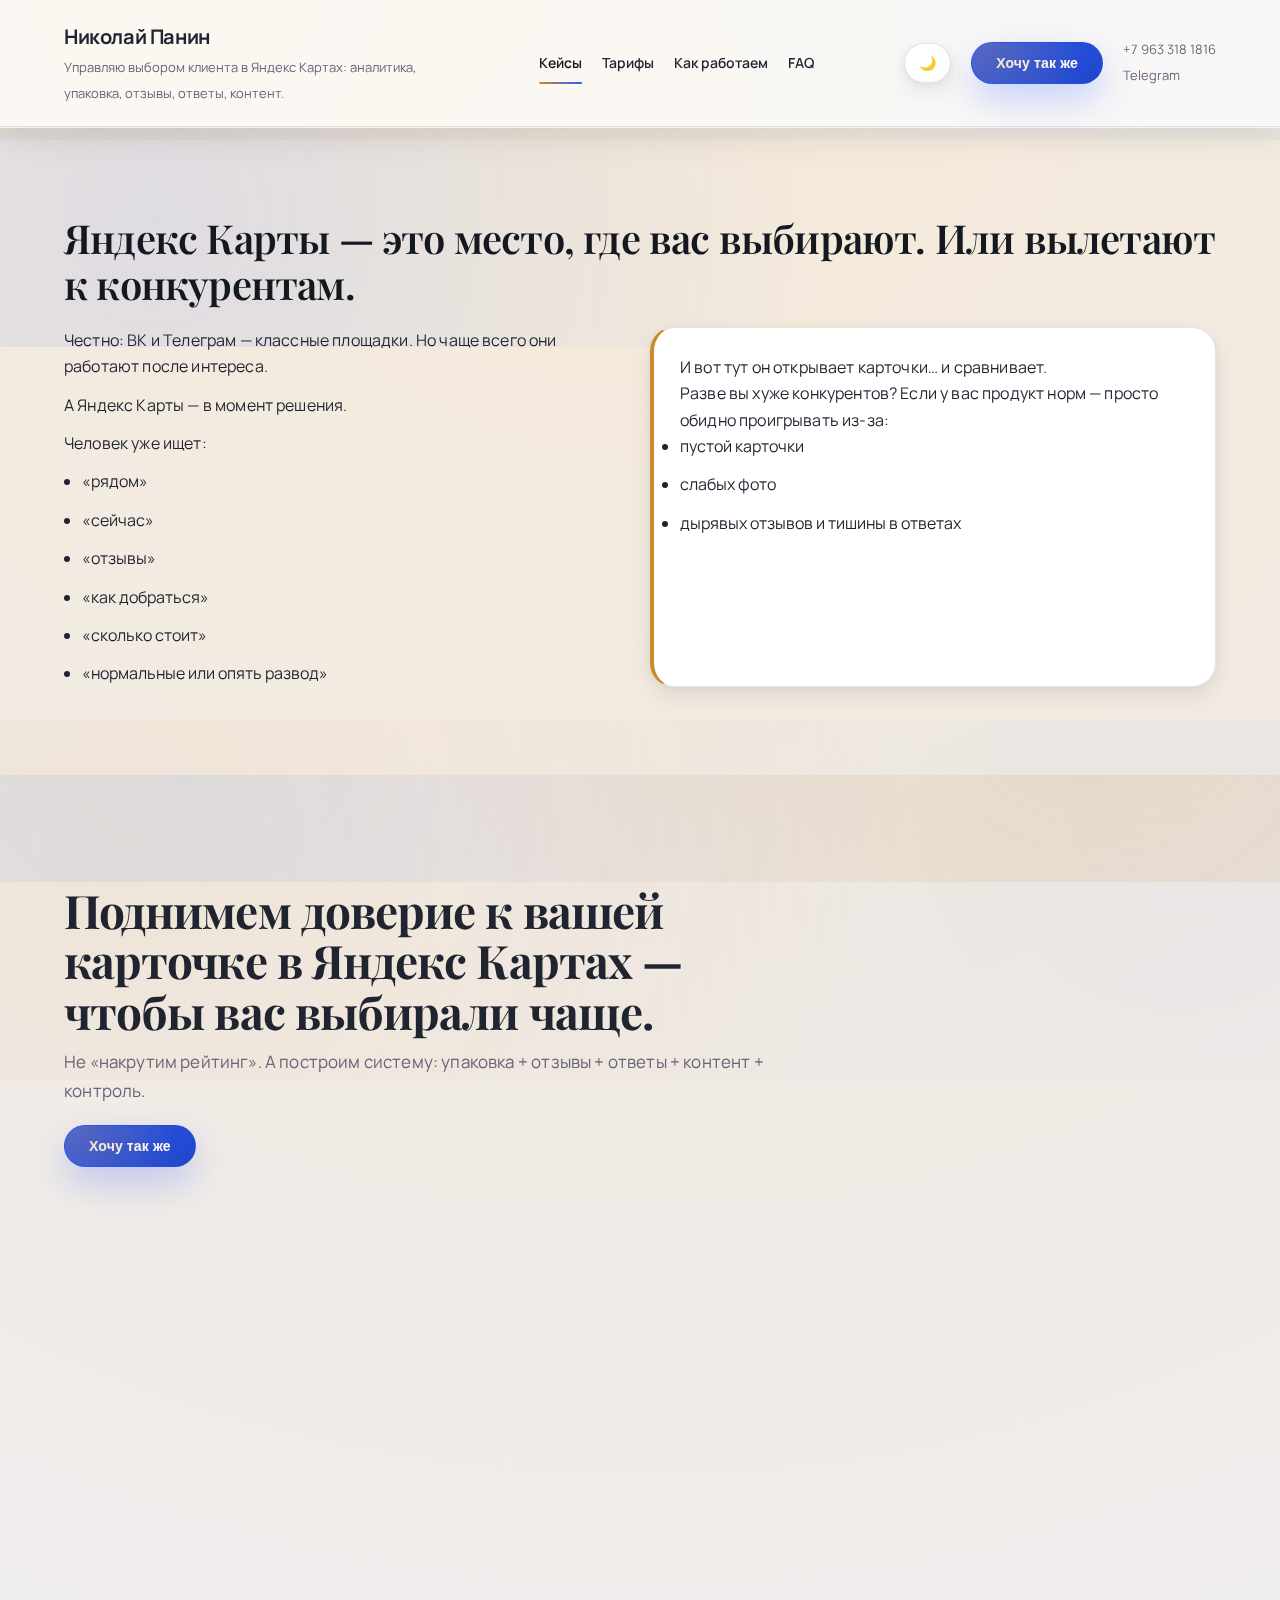
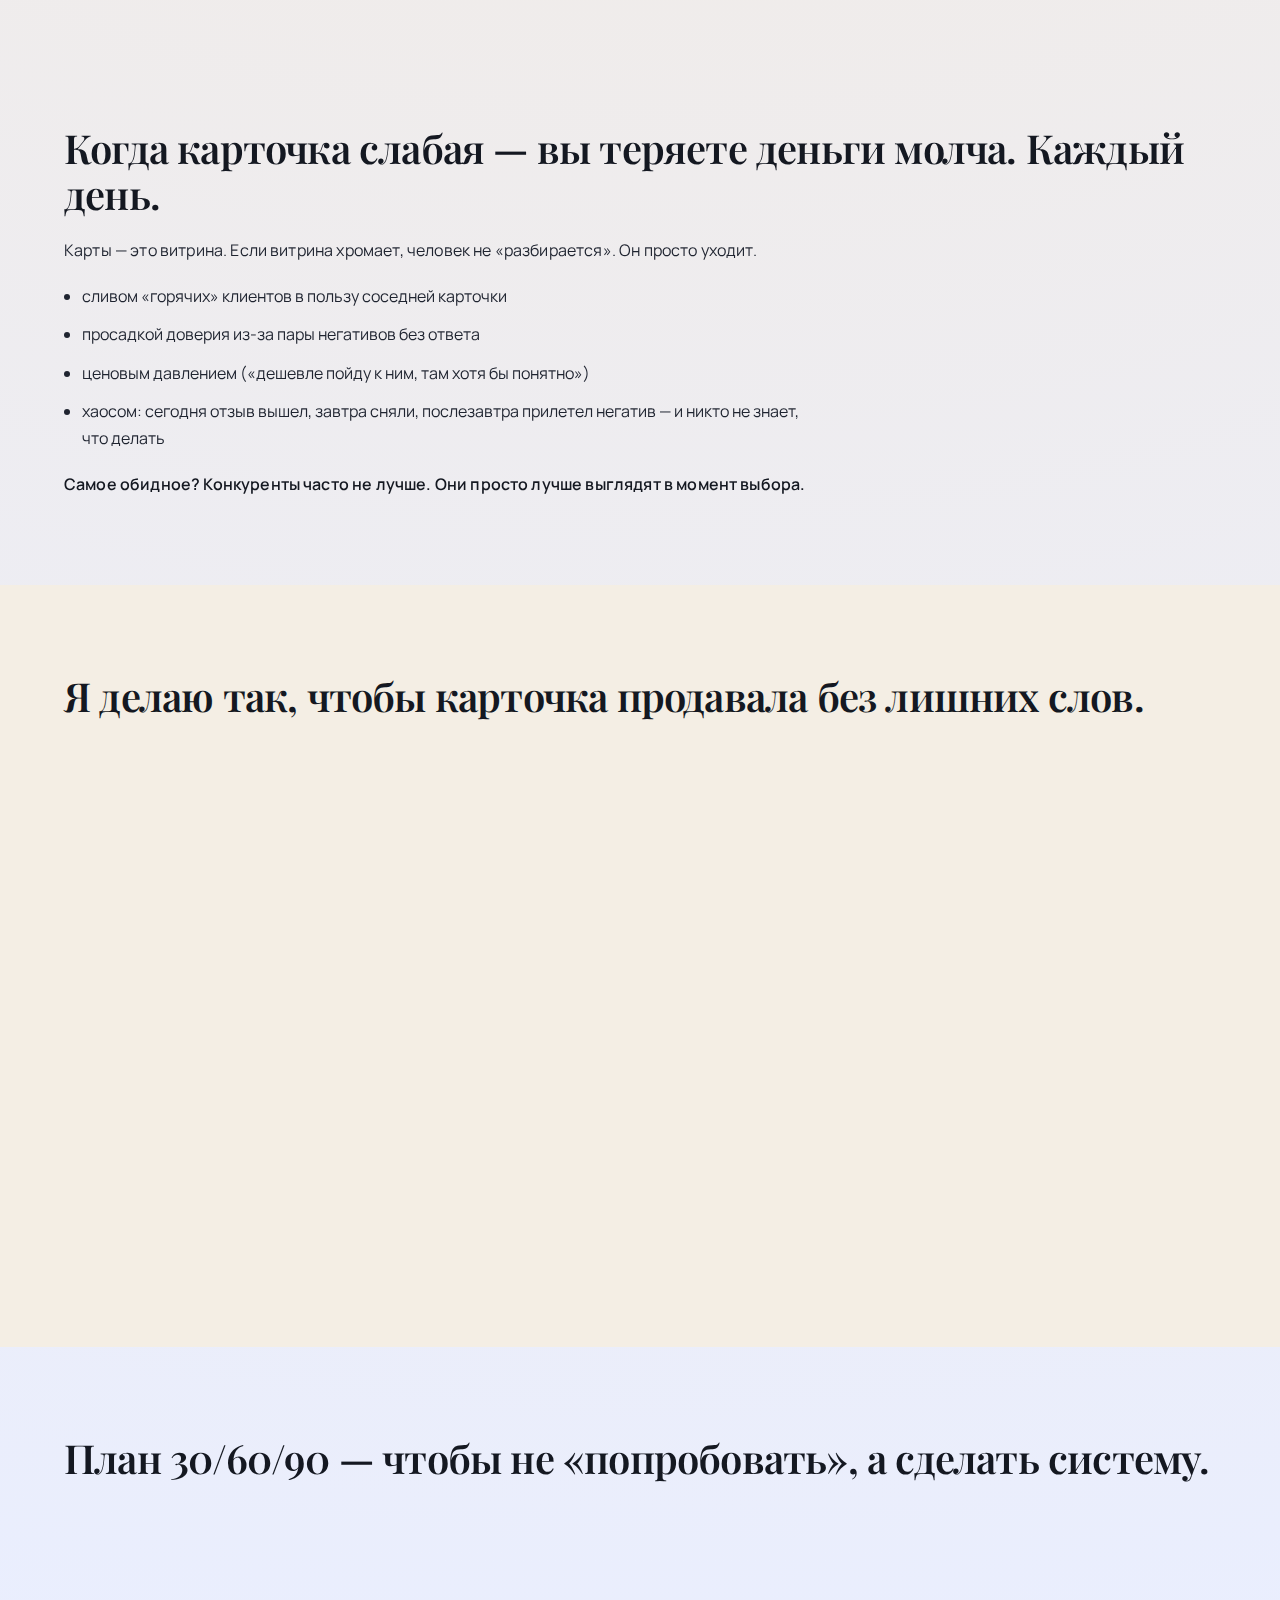
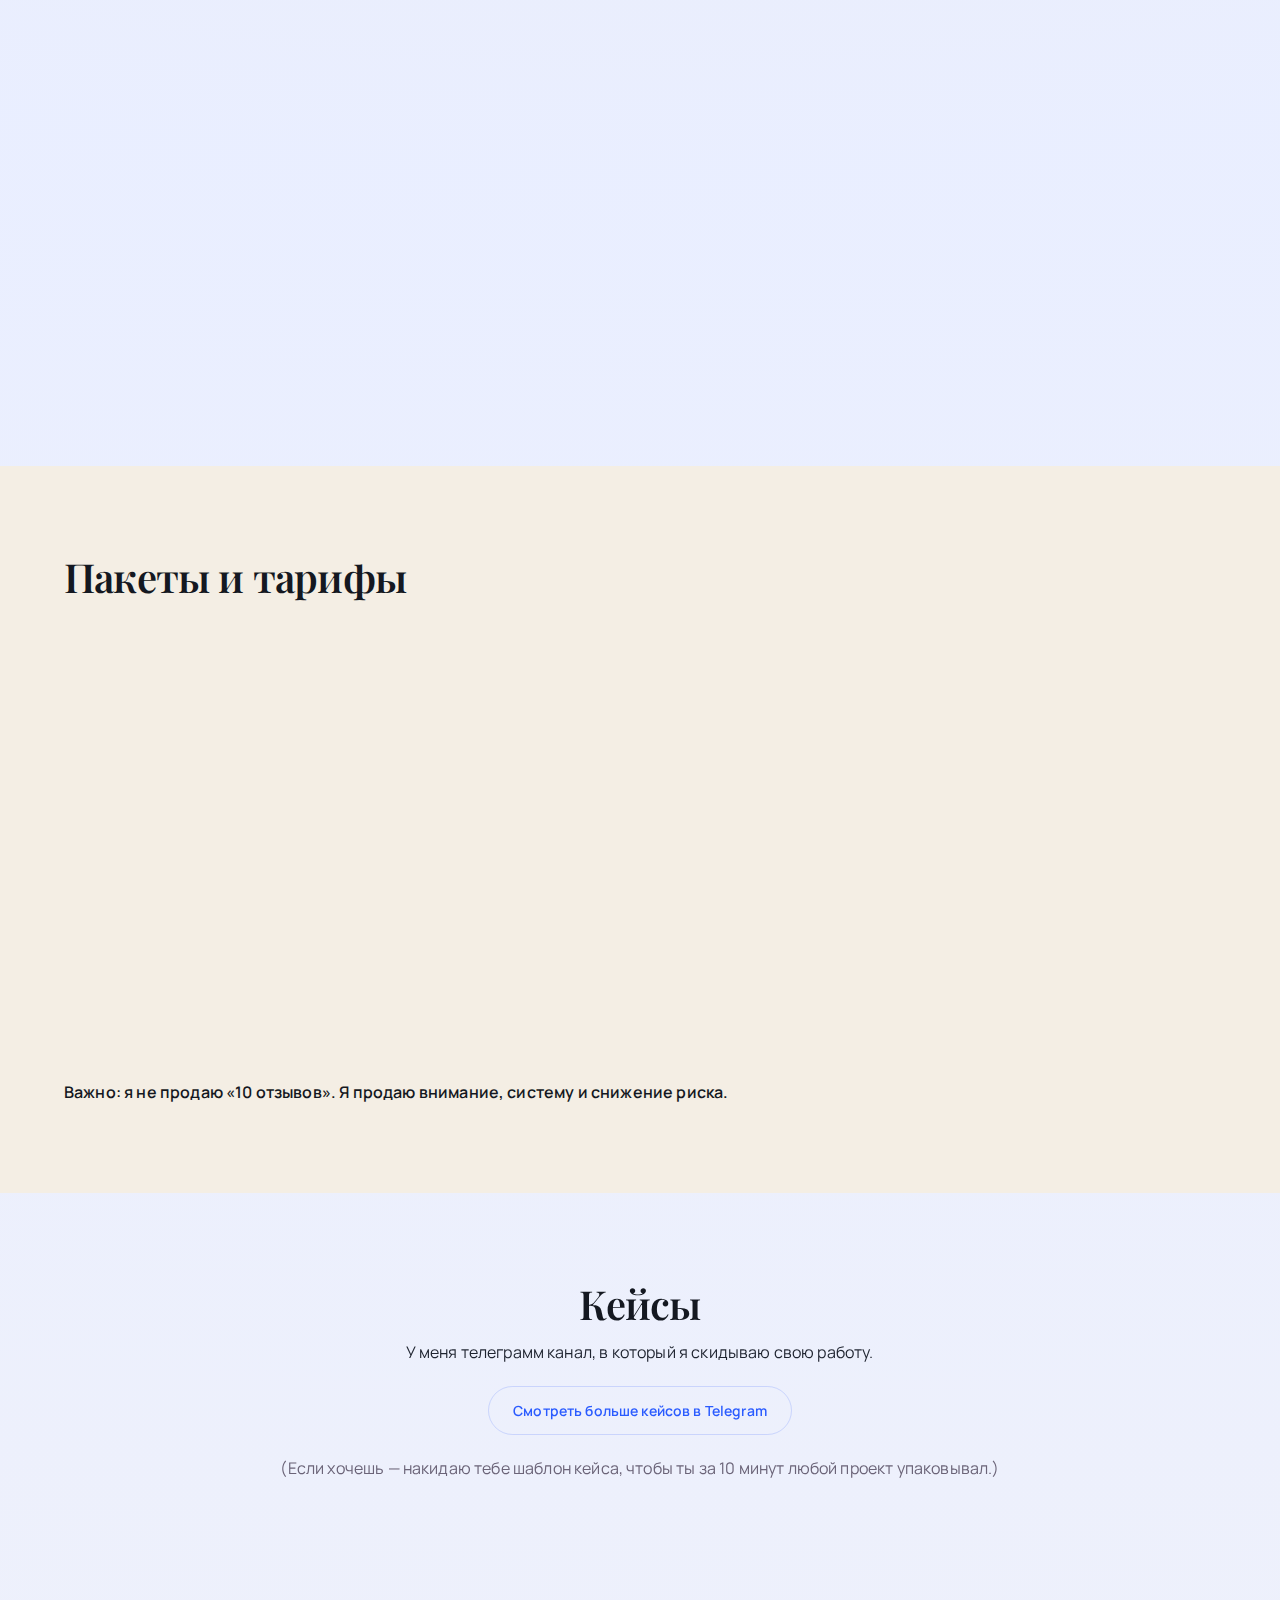
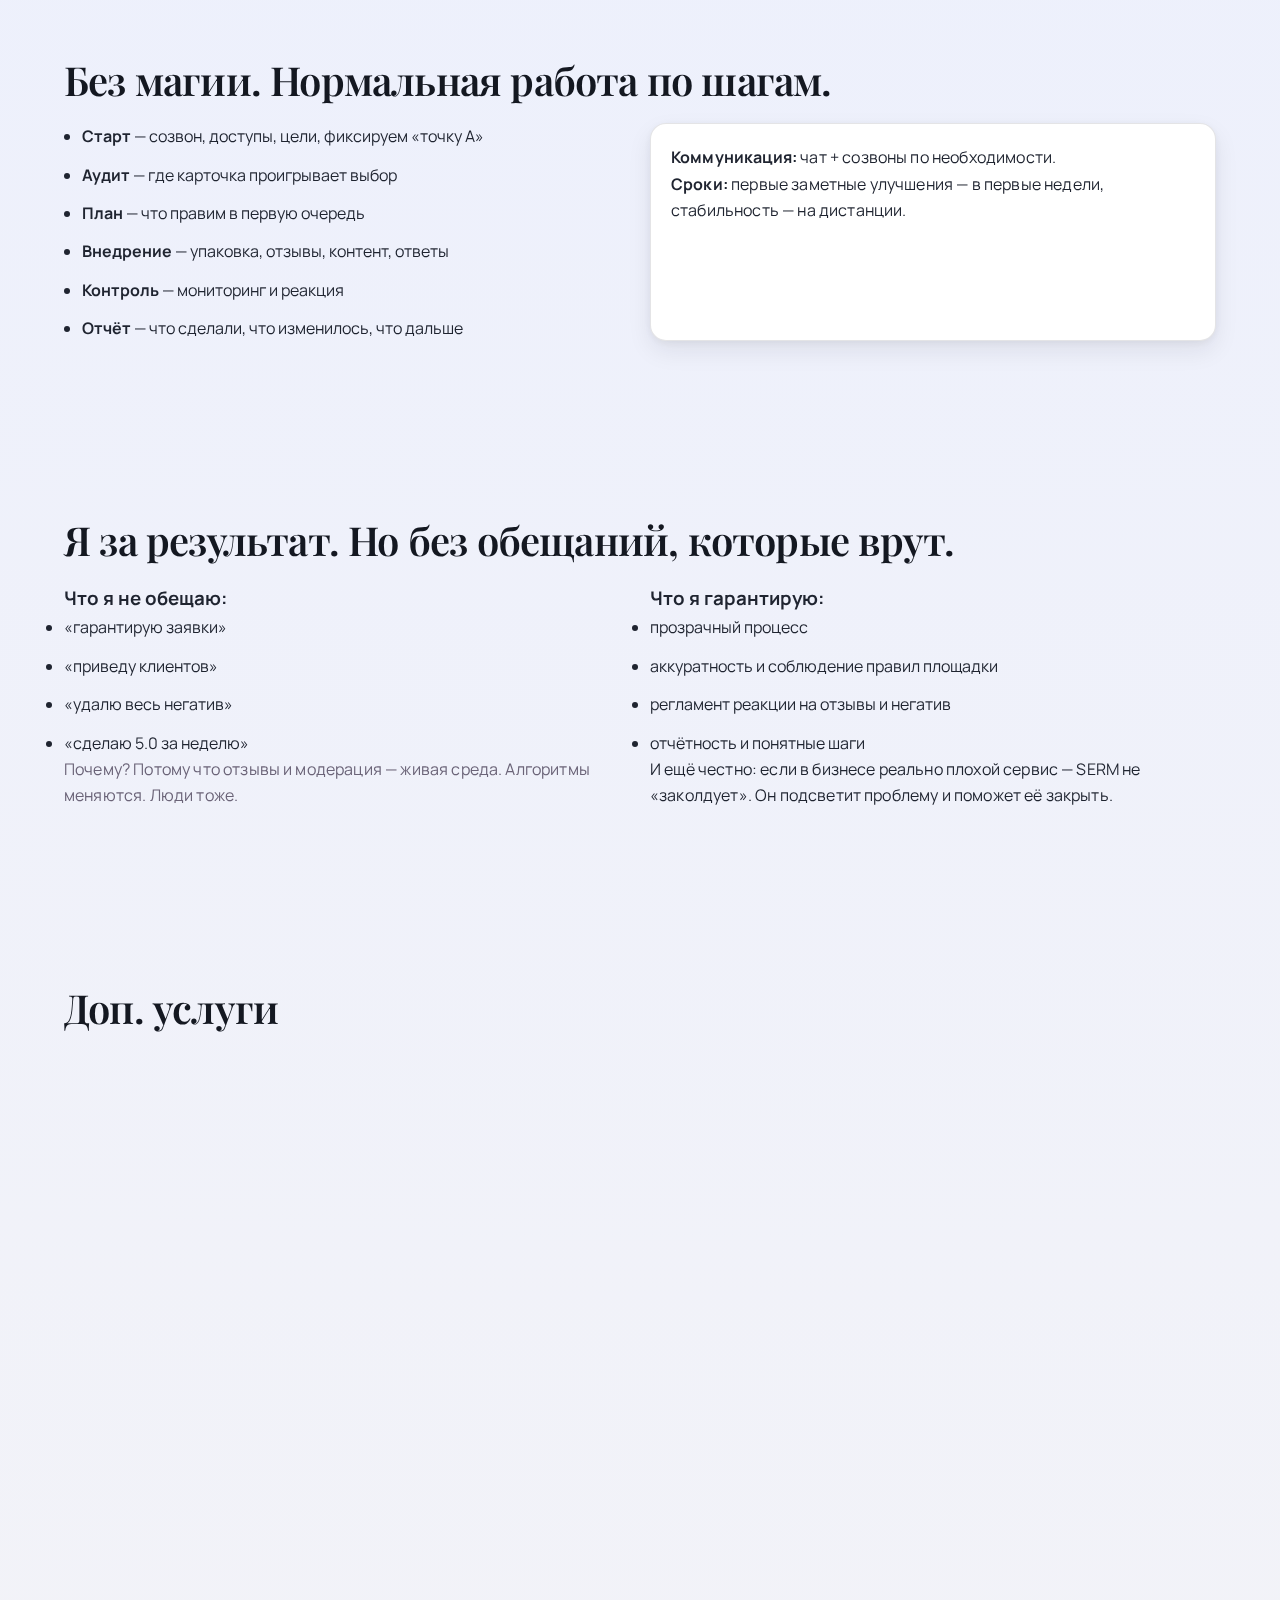
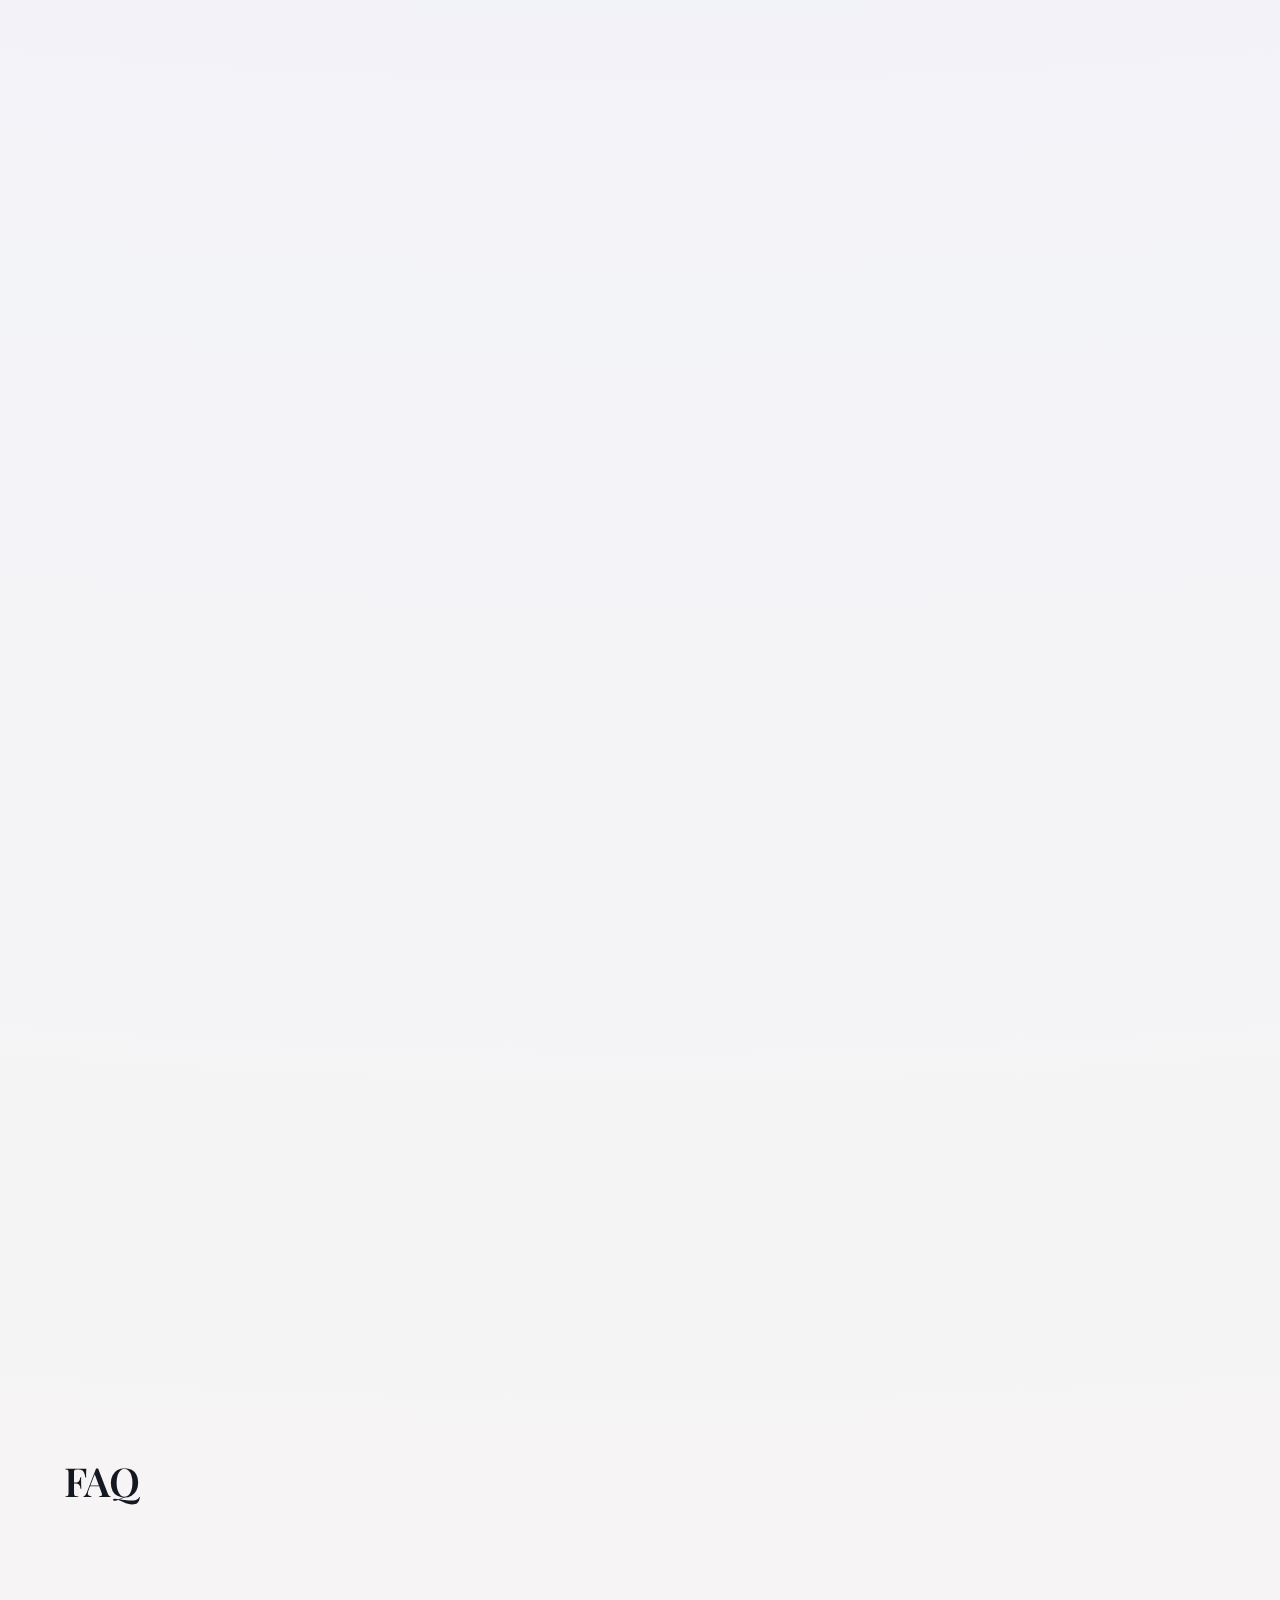
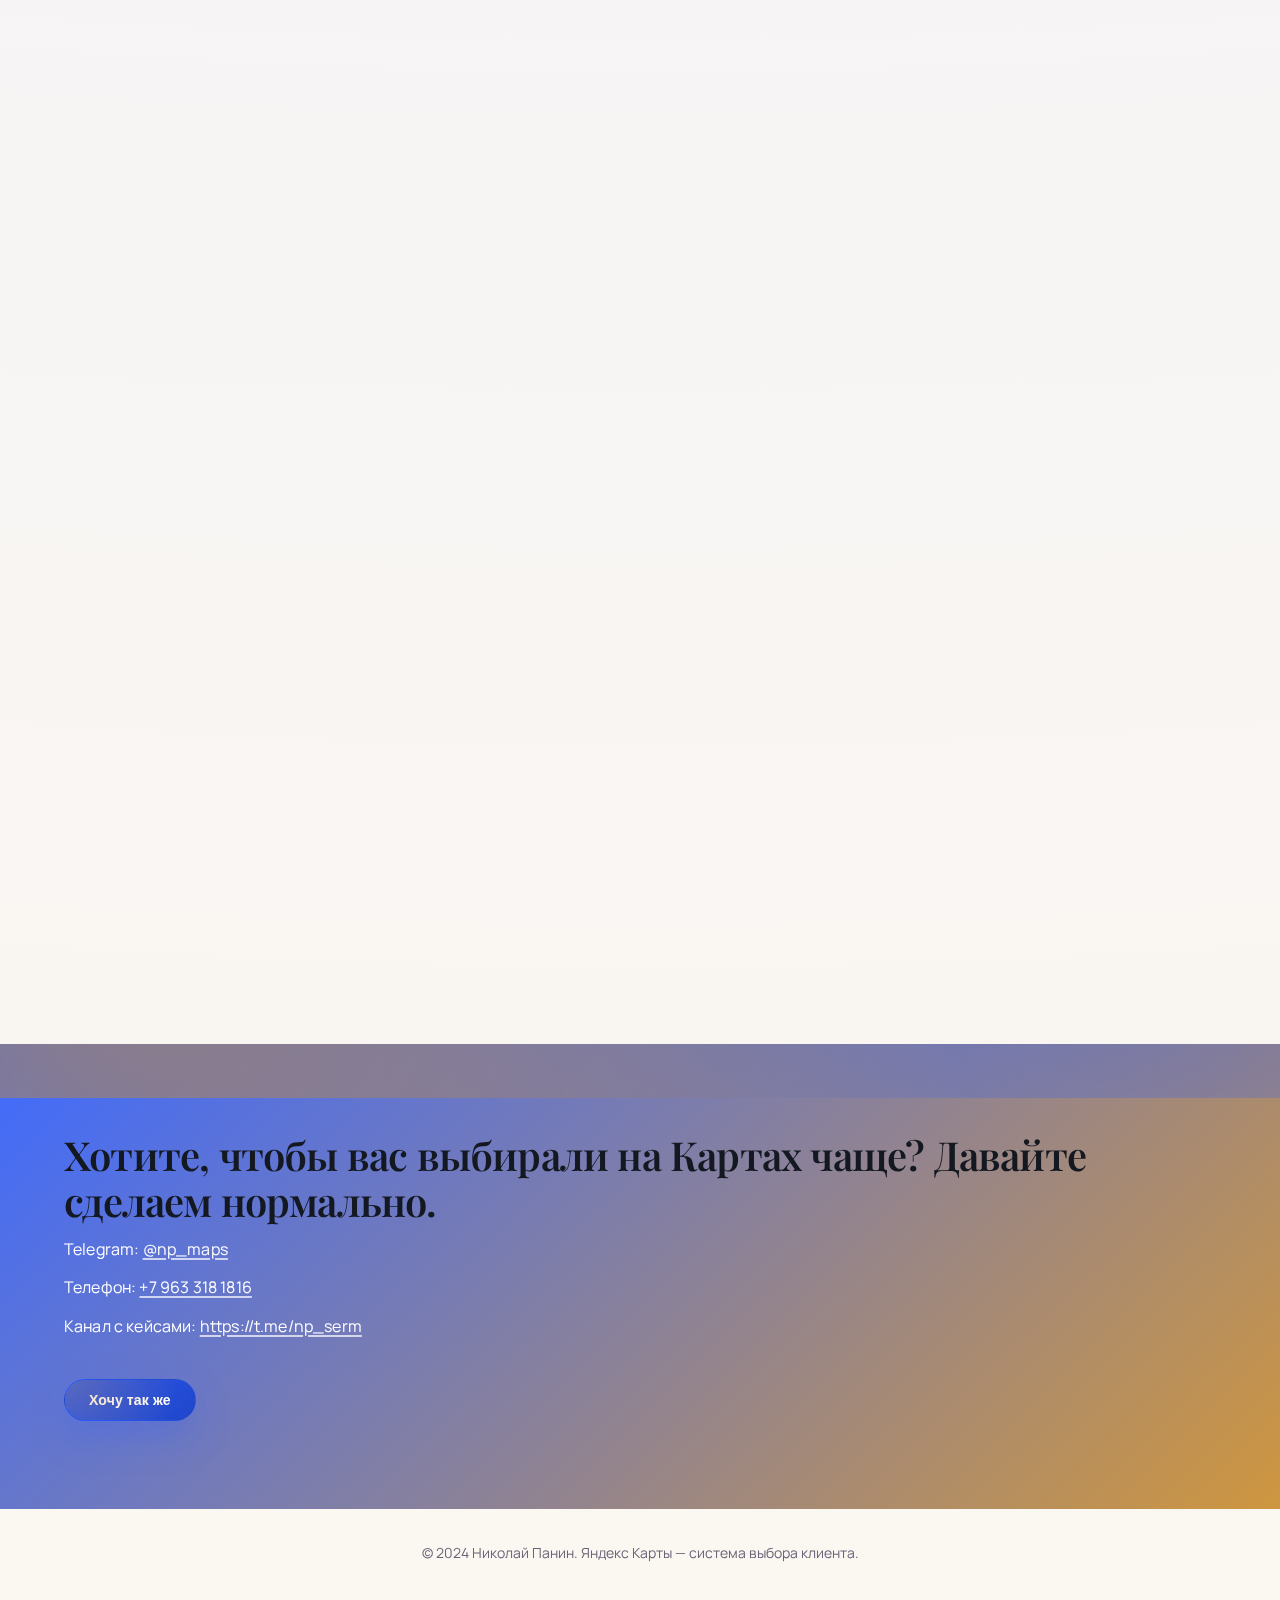
<file: index.html>
<!doctype html>
<html lang="ru">
<head>
  <meta charset="utf-8" />
  <meta name="viewport" content="width=device-width, initial-scale=1" />
  <meta name="theme-color" content="#fbf7f1" />
  <title>Николай Панин — Яндекс Карты</title>
  <link rel="stylesheet" href="styles.css" />
  <link rel="preconnect" href="https://fonts.googleapis.com" />
  <link rel="preconnect" href="https://fonts.gstatic.com" crossorigin />
  <link href="https://fonts.googleapis.com/css2?family=Manrope:wght@400;500;600;700&family=Playfair+Display:wght@500;600;700&display=swap" rel="stylesheet" />
</head>
<body>
  <div class="scroll-progress" aria-hidden="true">
    <span class="scroll-progress__bar"></span>
  </div>
  <header class="site-header">
    <div class="container header-inner">
      <div class="logo">
        <span class="logo-title">Николай Панин</span>
        <span class="logo-subtitle">Управляю выбором клиента в Яндекс Картах: аналитика, упаковка, отзывы, ответы, контент.</span>
      </div>
      <nav class="nav">
        <a href="#cases" aria-current="page">Кейсы</a>
        <a href="#pricing">Тарифы</a>
        <a href="#process">Как работаем</a>
        <a href="#faq">FAQ</a>
      </nav>
      <div class="header-actions">
        <button class="btn btn-theme" type="button" id="themeToggle" aria-label="Переключить тему" aria-pressed="false">
          <span class="theme-ico" aria-hidden="true">🌙</span>
        </button>
        <button class="btn btn-primary">Хочу так же</button>
        <div class="contacts">
          <a href="tel:+79633181816">+7 963 318 1816</a>
          <a href="https://t.me/np_maps" target="_blank" rel="noreferrer">Telegram</a>
        </div>
      </div>
    </div>
  </header>

  <main>
    <section class="section intro" id="intro">
      <div class="container">
        <h2>Яндекс Карты — это место, где вас выбирают. Или вылетают к конкурентам.</h2>
        <div class="intro-grid">
          <div class="intro-text">
            <p>Честно: ВК и Телеграм — классные площадки. Но чаще всего они работают после интереса.</p>
            <p>А Яндекс Карты — в момент решения.</p>
            <p>Человек уже ищет:</p>
            <ul>
              <li>«рядом»</li>
              <li>«сейчас»</li>
              <li>«отзывы»</li>
              <li>«как добраться»</li>
              <li>«сколько стоит»</li>
              <li>«нормальные или опять развод»</li>
            </ul>
          </div>
          <div class="intro-highlight">
            <p>И вот тут он открывает карточки… и сравнивает.</p>
            <p>Разве вы хуже конкурентов? Если у вас продукт норм — просто обидно проигрывать из-за:</p>
            <ul>
              <li>пустой карточки</li>
              <li>слабых фото</li>
              <li>дырявых отзывов и тишины в ответах</li>
            </ul>
          </div>
        </div>
      </div>
    </section>

    <section class="section hero" id="hero">
      <div class="container">
        <div class="hero-head">
          <h1>Поднимем доверие к вашей карточке в Яндекс Картах — чтобы вас выбирали чаще.</h1>
          <p class="lead">Не «накрутим рейтинг». А построим систему: упаковка + отзывы + ответы + контент + контроль.</p>
          <button class="btn btn-primary">Хочу так же</button>
        </div>
        <div class="hero-grid">
          <article class="card">
            <h3>Что сделаем</h3>
            <ul>
              <li>приведём карточку в «состояние выбора»</li>
              <li>выстроим работу с отзывами и негативом</li>
              <li>добавим контент-доказательства (фото/видео/услуги)</li>
              <li>включим аналитику и регулярные отчёты</li>
            </ul>
          </article>
          <article class="card">
            <h3>Для кого</h3>
            <p>Локальный бизнес и услуги: стоматология/косметология/сервис/клининг/ремонт/образование/кафе и т.д. 1–N филиалов.</p>
          </article>
          <article class="card">
            <h3>За сколько</h3>
            <p>3 пакета: Старт / Система / Максимум (ниже по составу).</p>
            <p class="muted">Цена зависит от филиалов и объёма работ. От … ₽/мес.</p>
          </article>
          <article class="card">
            <h3>Что дальше</h3>
            <ol>
              <li>короткий созвон 15 минут</li>
              <li>экспресс-диагностика карточки</li>
              <li>выбираем пакет → стартуем</li>
            </ol>
          </article>
        </div>
      </div>
    </section>

    <section class="section loss" id="loss">
      <div class="container">
        <h2>Когда карточка слабая — вы теряете деньги молча. Каждый день.</h2>
        <div class="loss-grid">
          <p>Карты — это витрина. Если витрина хромает, человек не «разбирается». Он просто уходит.</p>
          <ul>
            <li>сливом «горячих» клиентов в пользу соседней карточки</li>
            <li>просадкой доверия из-за пары негативов без ответа</li>
            <li>ценовым давлением («дешевле пойду к ним, там хотя бы понятно»)</li>
            <li>хаосом: сегодня отзыв вышел, завтра сняли, послезавтра прилетел негатив — и никто не знает, что делать</li>
          </ul>
          <p class="accent">Самое обидное? Конкуренты часто не лучше. Они просто лучше выглядят в момент выбора.</p>
        </div>
      </div>
    </section>

    <section class="section solution" id="solution">
      <div class="container">
        <h2>Я делаю так, чтобы карточка продавала без лишних слов.</h2>
        <div class="solutions-grid">
          <article class="card">
            <h3>1) Фундамент карточки</h3>
            <p>Название, категории, услуги, описание, атрибуты, контакты, ссылки, расписание — без ошибок и «дыр».</p>
          </article>
          <article class="card">
            <h3>2) Упаковка под выбор клиента</h3>
            <p>УТП, триггеры доверия, ответы на страхи, «почему вам можно».</p>
          </article>
          <article class="card">
            <h3>3) Отзывы и негатив</h3>
            <p>Сбор отзывов по стратегии (без фейков и копипаста). Ответы на негатив по регламенту: спокойно, по делу, с переводом в решение.</p>
          </article>
          <article class="card">
            <h3>4) Контент-доказательства</h3>
            <p>Фото/видео/примеры работ/до-после/команда/процесс — чтобы человеку было «понятно и безопасно».</p>
          </article>
        </div>
      </div>
    </section>

    <section class="section plan" id="plan">
      <div class="container">
        <h2>План 30/60/90 — чтобы не «попробовать», а сделать систему.</h2>
        <div class="plan-grid">
          <article class="card">
            <h3>0–30 дней: база и контроль</h3>
            <ul>
              <li>Аудит карточки + конкурентов (где теряем выбор)</li>
              <li>Быстрые правки фундамента</li>
              <li>Упаковка: тексты, услуги, УТП, структура</li>
              <li>Регламент ответов на отзывы (включая негатив)</li>
              <li>Старт контент-плана</li>
              <li>Стратегия сбора отзывов: кому, как, когда, каким тоном</li>
            </ul>
            <p class="result">Результат 30 дней: карточка выглядит «живой», понятной и управляемой.</p>
          </article>
          <article class="card">
            <h3>31–60 дней: добор доверия и конверсии</h3>
            <ul>
              <li>Добор отзывов под ключевые страхи клиентов</li>
              <li>Усиление витрины услуг и формулировок</li>
              <li>Закрываем слабые места (по аналитике)</li>
              <li>Режим контроля: скорость реакции, качество ответов, чистота карточки</li>
            </ul>
            <p class="result">Результат 60 дней: доверие растёт, негатив перестаёт «убивать», карточка держит удар.</p>
          </article>
          <article class="card">
            <h3>61–90 дней: закрепление и масштабирование</h3>
            <ul>
              <li>Закрепляем процесс как привычку (а не разовую акцию)</li>
              <li>Расширяем контент (регулярно)</li>
              <li>Регулярные отчёты + 1–2 гипотезы улучшений за цикл</li>
              <li>Подготовка к долгой стабильной поддержке</li>
            </ul>
            <p class="result">Результат 90 дней: система работает, вы не зависите от «удачных недель».</p>
          </article>
        </div>
      </div>
    </section>

    <section class="section pricing" id="pricing">
      <div class="container">
        <h2>Пакеты и тарифы</h2>
        <div class="pricing-grid">
          <article class="card">
            <h3>Пакет 1 — Старт</h3>
            <p class="muted">Для одного филиала, когда нужно быстро привести карточку в порядок.</p>
            <ul>
              <li>аудит + план правок</li>
              <li>фундамент карточки</li>
              <li>базовая упаковка</li>
              <li>шаблоны ответов + регламент</li>
              <li>старт стратегии отзывов</li>
              <li>1 отчёт по итогам периода</li>
            </ul>
            <p class="tag">Подходит: «хочу порядок и ясность»</p>
          </article>
          <article class="card">
            <h3>Пакет 2 — Система</h3>
            <p class="muted">Когда нужна полноценная работа и рост доверия.</p>
            <ul>
              <li>всё из «Старт»</li>
              <li>конкурентный анализ глубже</li>
              <li>контент-план + контроль публикаций</li>
              <li>работа с негативом по SLA</li>
              <li>добор отзывов под страхи</li>
              <li>2–4 отчёта + рекомендации</li>
            </ul>
            <p class="tag">Подходит: «хочу результат без хаоса»</p>
          </article>
          <article class="card">
            <h3>Пакет 3 — Максимум</h3>
            <p class="muted">Когда важна скорость, внимание и стабильная поддержка.</p>
            <ul>
              <li>всё из «Система»</li>
              <li>усиленная работа по контенту (фото/видео/до-после/витрина)</li>
              <li>больше итераций правок и формулировок</li>
              <li>расширенная отчётность</li>
              <li>приоритетная коммуникация</li>
            </ul>
            <p class="tag">Подходит: «хочу, чтобы этим реально занимались»</p>
          </article>
        </div>
        <p class="pricing-note">Важно: я не продаю «10 отзывов». Я продаю внимание, систему и снижение риска.</p>
      </div>
    </section>

    <section class="section cases" id="cases">
      <div class="container">
        <h2>Кейсы</h2>
        <p>У меня телеграмм канал, в который я скидываю свою работу.</p>
        <a class="btn btn-outline" href="https://t.me/np_serm" target="_blank" rel="noreferrer">Смотреть больше кейсов в Telegram</a>
        <p class="muted">(Если хочешь — накидаю тебе шаблон кейса, чтобы ты за 10 минут любой проект упаковывал.)</p>
      </div>
    </section>

    <section class="section process" id="process">
      <div class="container">
        <h2>Без магии. Нормальная работа по шагам.</h2>
        <div class="process-grid">
          <ul>
            <li><strong>Старт</strong> — созвон, доступы, цели, фиксируем «точку А»</li>
            <li><strong>Аудит</strong> — где карточка проигрывает выбор</li>
            <li><strong>План</strong> — что правим в первую очередь</li>
            <li><strong>Внедрение</strong> — упаковка, отзывы, контент, ответы</li>
            <li><strong>Контроль</strong> — мониторинг и реакция</li>
            <li><strong>Отчёт</strong> — что сделали, что изменилось, что дальше</li>
          </ul>
          <div class="process-note">
            <p><strong>Коммуникация:</strong> чат + созвоны по необходимости.</p>
            <p><strong>Сроки:</strong> первые заметные улучшения — в первые недели, стабильность — на дистанции.</p>
          </div>
        </div>
      </div>
    </section>

    <section class="section honesty" id="honesty">
      <div class="container">
        <h2>Я за результат. Но без обещаний, которые врут.</h2>
        <div class="honesty-grid">
          <div>
            <h3>Что я не обещаю:</h3>
            <ul>
              <li>«гарантирую заявки»</li>
              <li>«приведу клиентов»</li>
              <li>«удалю весь негатив»</li>
              <li>«сделаю 5.0 за неделю»</li>
            </ul>
            <p class="muted">Почему? Потому что отзывы и модерация — живая среда. Алгоритмы меняются. Люди тоже.</p>
          </div>
          <div>
            <h3>Что я гарантирую:</h3>
            <ul>
              <li>прозрачный процесс</li>
              <li>аккуратность и соблюдение правил площадки</li>
              <li>регламент реакции на отзывы и негатив</li>
              <li>отчётность и понятные шаги</li>
            </ul>
            <p>И ещё честно: если в бизнесе реально плохой сервис — SERM не «заколдует». Он подсветит проблему и поможет её закрыть.</p>
          </div>
        </div>
      </div>
    </section>

    <section class="section services" id="services">
      <div class="container">
        <h2>Доп. услуги</h2>
        <div class="services-grid">
          <article class="card">
            <h3>1) Управление карточкой в Яндекс Картах (основа)</h3>
            <p><strong>Что делаю:</strong> аудит, упаковка, витрина услуг, тексты, фото/контент, ответы, отзывы, мониторинг.</p>
            <p><strong>Зачем:</strong> чтобы карточка выглядела «живой», понятной и вызывала доверие.</p>
            <p><strong>Результат:</strong> вас чаще выбирают в момент поиска «рядом / сейчас».</p>
          </article>
          <article class="card">
            <h3>2) Дизайн и создание сайта/лендинга</h3>
            <p><strong>Что делаю:</strong> структура, тексты, блоки доверия, кейсы, формы, CTA, адаптив под телефон.</p>
            <p><strong>Зачем:</strong> чтобы после Карт человек попадал на страницу, где всё ясно и можно оставить заявку.</p>
            <p><strong>Результат:</strong> меньше «посмотрел и ушёл», больше заявок.</p>
          </article>
          <article class="card">
            <h3>3) SEO-упаковка сайта</h3>
            <p><strong>Что делаю:</strong> семантика, структура страниц услуг, заголовки, мета-теги, тексты под спрос.</p>
            <p><strong>Зачем:</strong> чтобы сайт не был «визиткой», а ловил органический трафик.</p>
            <p><strong>Результат:</strong> заявки из поиска без постоянных вливаний в рекламу (на дистанции).</p>
          </article>
          <article class="card">
            <h3>4) Настройка Яндекс Директ (поиск)</h3>
            <p><strong>Что делаю:</strong> кампании под услуги, минус-слова, объявления, цели/метрики, оптимизация.</p>
            <p><strong>Зачем:</strong> чтобы получать быстрый поток заявок, когда нужно «уже сейчас».</p>
            <p><strong>Результат:</strong> контролируемый трафик и понятная экономика.</p>
          </article>
          <article class="card">
            <h3>5) Гео-тур для Яндекс Карт (360° / виртуальный тур)</h3>
            <p><strong>Что делаю:</strong> организация и размещение виртуального тура в карточке (формат 360°).</p>
            <p><strong>Зачем:</strong> потому что «вижу место = доверяю». Это резко снижает страх покупки.</p>
            <p><strong>Результат:</strong> больше доверия и выше конверсия в звонок/маршрут/заявку.</p>
          </article>
          <article class="card">
            <h3>6) Контент-пакет (фото/видео/до-после/процесс/команда)</h3>
            <p><strong>Что делаю:</strong> ТЗ и сценарии контента, список кадров, примеры, контроль качества.</p>
            <p><strong>Зачем:</strong> чтобы карточка и сайт доказывали реальность и уровень сервиса без слов.</p>
            <p><strong>Результат:</strong> «они нормальные» считывается за 5–10 секунд.</p>
          </article>
          <article class="card">
            <h3>7) Брендинг мини-уровня (упаковка смысла)</h3>
            <p><strong>Что делаю:</strong> УТП, оффер, формулировки услуг, «почему вам можно доверять», триггеры выбора.</p>
            <p><strong>Зачем:</strong> чтобы вас не сравнивали только по цене.</p>
            <p><strong>Результат:</strong> позиционирование, которое продаёт.</p>
          </article>
          <article class="card">
            <h3>8) Коллтрекинг</h3>
            <p><strong>Что делаю:</strong> подключение/настройка, разметка источников, отчётность по звонкам.</p>
            <p><strong>Зачем:</strong> чтобы понимать, откуда реально приходят клиенты: Карты/Директ/сайт.</p>
            <p><strong>Результат:</strong> меньше слитых денег, больше контроля.</p>
          </article>
          <article class="card">
            <h3>9) Автоматизация сбора отзывов (WhatsApp/смс/QR)</h3>
            <p><strong>Что делаю:</strong> сценарии, тексты, тайминги, QR-материалы, регламент для персонала.</p>
            <p><strong>Зачем:</strong> чтобы отзывы шли стабильно, а не «когда вспомнили».</p>
            <p><strong>Результат:</strong> рост доверия без риска и фейков.</p>
          </article>
          <article class="card">
            <h3>10) Гайд «как отвечать на негатив» + обучение админов</h3>
            <p><strong>Что делаю:</strong> готовые шаблоны, логика ответов, правила, разбор ваших кейсов.</p>
            <p><strong>Зачем:</strong> чтобы негатив не разрушал продажи и не провоцировал новые конфликты.</p>
            <p><strong>Результат:</strong> спокойные, сильные ответы и меньше репутационных потерь.</p>
          </article>
          <article class="card">
            <h3>11) Прокачка «Витрины услуг» под SEO в Картах</h3>
            <p><strong>Что делаю:</strong> структура услуг, ключевые формулировки, названия, описания, связки.</p>
            <p><strong>Зачем:</strong> чтобы карточка лучше попадала в поисковые сценарии и выглядела убедительнее.</p>
            <p><strong>Результат:</strong> больше показов + выше конверсия в действие.</p>
          </article>
          <article class="card">
            <h3>12) Модуль «Конкуренты»</h3>
            <p><strong>Что делаю:</strong> мониторинг конкурентов: рейтинг, отзывы, контент, изменения, их сильные стороны.</p>
            <p><strong>Зачем:</strong> чтобы не гадать, почему «у них идут».</p>
            <p><strong>Результат:</strong> понятные шаги, как обогнать по доверию.</p>
          </article>
          <article class="card">
            <h3>13) Репутация на 2–3 площадках (2ГИС/Google/отзовики)</h3>
            <p><strong>Что делаю:</strong> синхронизация стратегии, ответы, отзывы, контроль карточек.</p>
            <p><strong>Зачем:</strong> чтобы не зависеть от одной площадки и закрыть «дыры» в поиске.</p>
            <p><strong>Результат:</strong> ровная репутация там, где вас реально ищут.</p>
          </article>
        </div>
      </div>
    </section>

    <section class="section faq" id="faq">
      <div class="container">
        <h2>FAQ</h2>
        <div class="faq-grid">
          <article class="card">
            <h3>Сколько времени нужно, чтобы был эффект?</h3>
            <p>Первые улучшения — в первые недели. Стабильный эффект — 60–90 дней.</p>
          </article>
          <article class="card">
            <h3>Вы можете гарантировать рост заявок?</h3>
            <p>Нет. Я гарантирую процесс и управляемость. Заявки зависят от продукта, цен, спроса, конкуренции.</p>
          </article>
          <article class="card">
            <h3>Можно просто «накрутить отзывы»?</h3>
            <p>Я так не работаю. Это риск банов, фильтров и репутационного провала.</p>
          </article>
          <article class="card">
            <h3>Удаляете негатив?</h3>
            <p>Если отзыв нарушает правила — готовим жалобу/оспаривание. Если нет — отрабатываем ответом и действиями.</p>
          </article>
          <article class="card">
            <h3>Кто пишет ответы на отзывы — вы или мы?</h3>
            <p>Как договоримся: могу подготовить ответы и регламент, могу вести ответы под ключ.</p>
          </article>
          <article class="card">
            <h3>Нам нужно давать доступы?</h3>
            <p>Да, к Яндекс Бизнесу. Без этого работа будет «на словах».</p>
          </article>
          <article class="card">
            <h3>Что нужно от нас в первые 7 дней?</h3>
            <p>Контакты, описание услуг/цен, фото/видео (что есть), ответы на пару вопросов про клиентов и частые претензии.</p>
          </article>
          <article class="card">
            <h3>Работаете с несколькими филиалами?</h3>
            <p>Да. Стоимость и объём зависят от количества точек.</p>
          </article>
          <article class="card">
            <h3>Можно без контента, только отзывы?</h3>
            <p>Можно, но хуже. Контент — это доказательство. Без него карточка слабее.</p>
          </article>
          <article class="card">
            <h3>Кто собирает отзывы?</h3>
            <p>Я даю стратегию, тексты и сценарии. Сбор делает бизнес (через клиентов). Это естественно и безопасно.</p>
          </article>
          <article class="card">
            <h3>Как часто отчёты?</h3>
            <p>Зависит от тарифа. Обычно 1–4 раза в месяц.</p>
          </article>
          <article class="card">
            <h3>Что входит в отчёт?</h3>
            <p>Что сделали, что изменилось, что мешает, что делаем дальше, гипотезы на следующий цикл.</p>
          </article>
          <article class="card">
            <h3>Если конкурент начнёт атаковать отзывами?</h3>
            <p>Делаем защиту: мониторинг, жалобы по правилам, грамотные ответы, укрепление доверия.</p>
          </article>
          <article class="card">
            <h3>Вы работаете только с Яндекс Картами?</h3>
            <p>Фокус — Яндекс Карты/Яндекс Бизнес. По договорённости подключаю другие площадки, если это усиливает задачу.</p>
          </article>
          <article class="card">
            <h3>Можно разово «подправить карточку»?</h3>
            <p>Да. Но устойчивость даёт поддержка, а не разовая косметика.</p>
          </article>
          <article class="card">
            <h3>Как стартуем?</h3>
            <p>Жмёте «Хочу так же» → короткий созвон → диагностика → пакет → старт.</p>
          </article>
        </div>
      </div>
    </section>

    <section class="section cta" id="cta">
      <div class="container cta-inner">
        <div>
          <h2>Хотите, чтобы вас выбирали на Картах чаще? Давайте сделаем нормально.</h2>
          <p>Telegram: <a href="https://t.me/np_maps" target="_blank" rel="noreferrer">@np_maps</a></p>
          <p>Телефон: <a href="tel:+79633181816">+7 963 318 1816</a></p>
          <p>Канал с кейсами: <a href="https://t.me/np_serm" target="_blank" rel="noreferrer">https://t.me/np_serm</a></p>
        </div>
        <button class="btn btn-primary">Хочу так же</button>
      </div>
    </section>
  </main>

  <footer class="site-footer">
    <div class="container">
      <p>© 2024 Николай Панин. Яндекс Карты — система выбора клиента.</p>
    </div>
  </footer>

  <button class="btn btn-top" type="button" id="backToTop" aria-label="Наверх">
    ↑
  </button>

  <script>
    (function () {
      const root = document.documentElement;
      const body = document.body;
      const btn = document.getElementById("themeToggle");
      const progressBar = document.querySelector(".scroll-progress__bar");
      const backToTop = document.getElementById("backToTop");
      const storageKey = "theme"; // "light" | "dark"

      function getSystemTheme() {
        return window.matchMedia && window.matchMedia("(prefers-color-scheme: dark)").matches ? "dark" : "light";
      }

      function getSavedTheme() {
        try { return localStorage.getItem(storageKey); } catch { return null; }
      }

      function applyThemeAttribute(theme) {
        [root, body].forEach((node) => {
          if (!node) return;
          if (theme) node.setAttribute("data-theme", theme);
          else node.removeAttribute("data-theme");
        });
      }

      function setTheme(theme, { save = true } = {}) {
        applyThemeAttribute(theme); // вернуть “как в системе”

        const active = theme || getSystemTheme();
        if (btn) {
          btn.setAttribute("aria-pressed", active === "dark" ? "true" : "false");
          const icon = btn.querySelector(".theme-ico");
          if (icon) icon.textContent = active === "dark" ? "☀️" : "🌙";
        }

        if (save) {
          try {
            if (theme) localStorage.setItem(storageKey, theme);
            else localStorage.removeItem(storageKey);
          } catch {}
        }

        // (необязательно) цвет адресной строки на мобилках
        const meta = document.querySelector('meta[name="theme-color"]');
        if (meta) meta.setAttribute("content", active === "dark" ? "#0c0f16" : "#fbf7f1");
      }

      // 1) Старт: если есть сохранённая — применяем. Иначе система.
      const saved = getSavedTheme();
      if (saved === "light" || saved === "dark") setTheme(saved, { save: false });
      else setTheme(null, { save: false });

      // 2) Клик по кнопке: переключаем относительно текущего
      if (btn) {
        btn.addEventListener("click", () => {
          const current = root.getAttribute("data-theme") || getSystemTheme();
          const next = current === "dark" ? "light" : "dark";
          setTheme(next);
        });
      }

      // 3) Если пользователь не выбирал тему, а системная изменилась — обновляем UI-иконку/состояние
      const mq = window.matchMedia ? window.matchMedia("(prefers-color-scheme: dark)") : null;
      if (mq) {
        mq.addEventListener("change", () => {
          if (!root.hasAttribute("data-theme")) setTheme(null, { save: false });
        });
      }

      function updateProgress() {
        if (!progressBar) return;
        const scrollTop = window.scrollY || document.documentElement.scrollTop;
        const docHeight = document.documentElement.scrollHeight - window.innerHeight;
        const progress = docHeight > 0 ? (scrollTop / docHeight) * 100 : 0;
        progressBar.style.width = `${Math.min(progress, 100)}%`;
      }

      function updateBackToTop() {
        if (!backToTop) return;
        const show = window.scrollY > 480;
        backToTop.dataset.visible = show ? "true" : "false";
      }

      function onScroll() {
        updateProgress();
        updateBackToTop();
      }

      if (backToTop) {
        backToTop.addEventListener("click", () => {
          window.scrollTo({ top: 0, behavior: "smooth" });
        });
      }

      window.addEventListener("scroll", onScroll, { passive: true });
      window.addEventListener("load", onScroll);
      window.addEventListener("resize", updateProgress);
    })();
  </script>
</body>
</html>
</file>
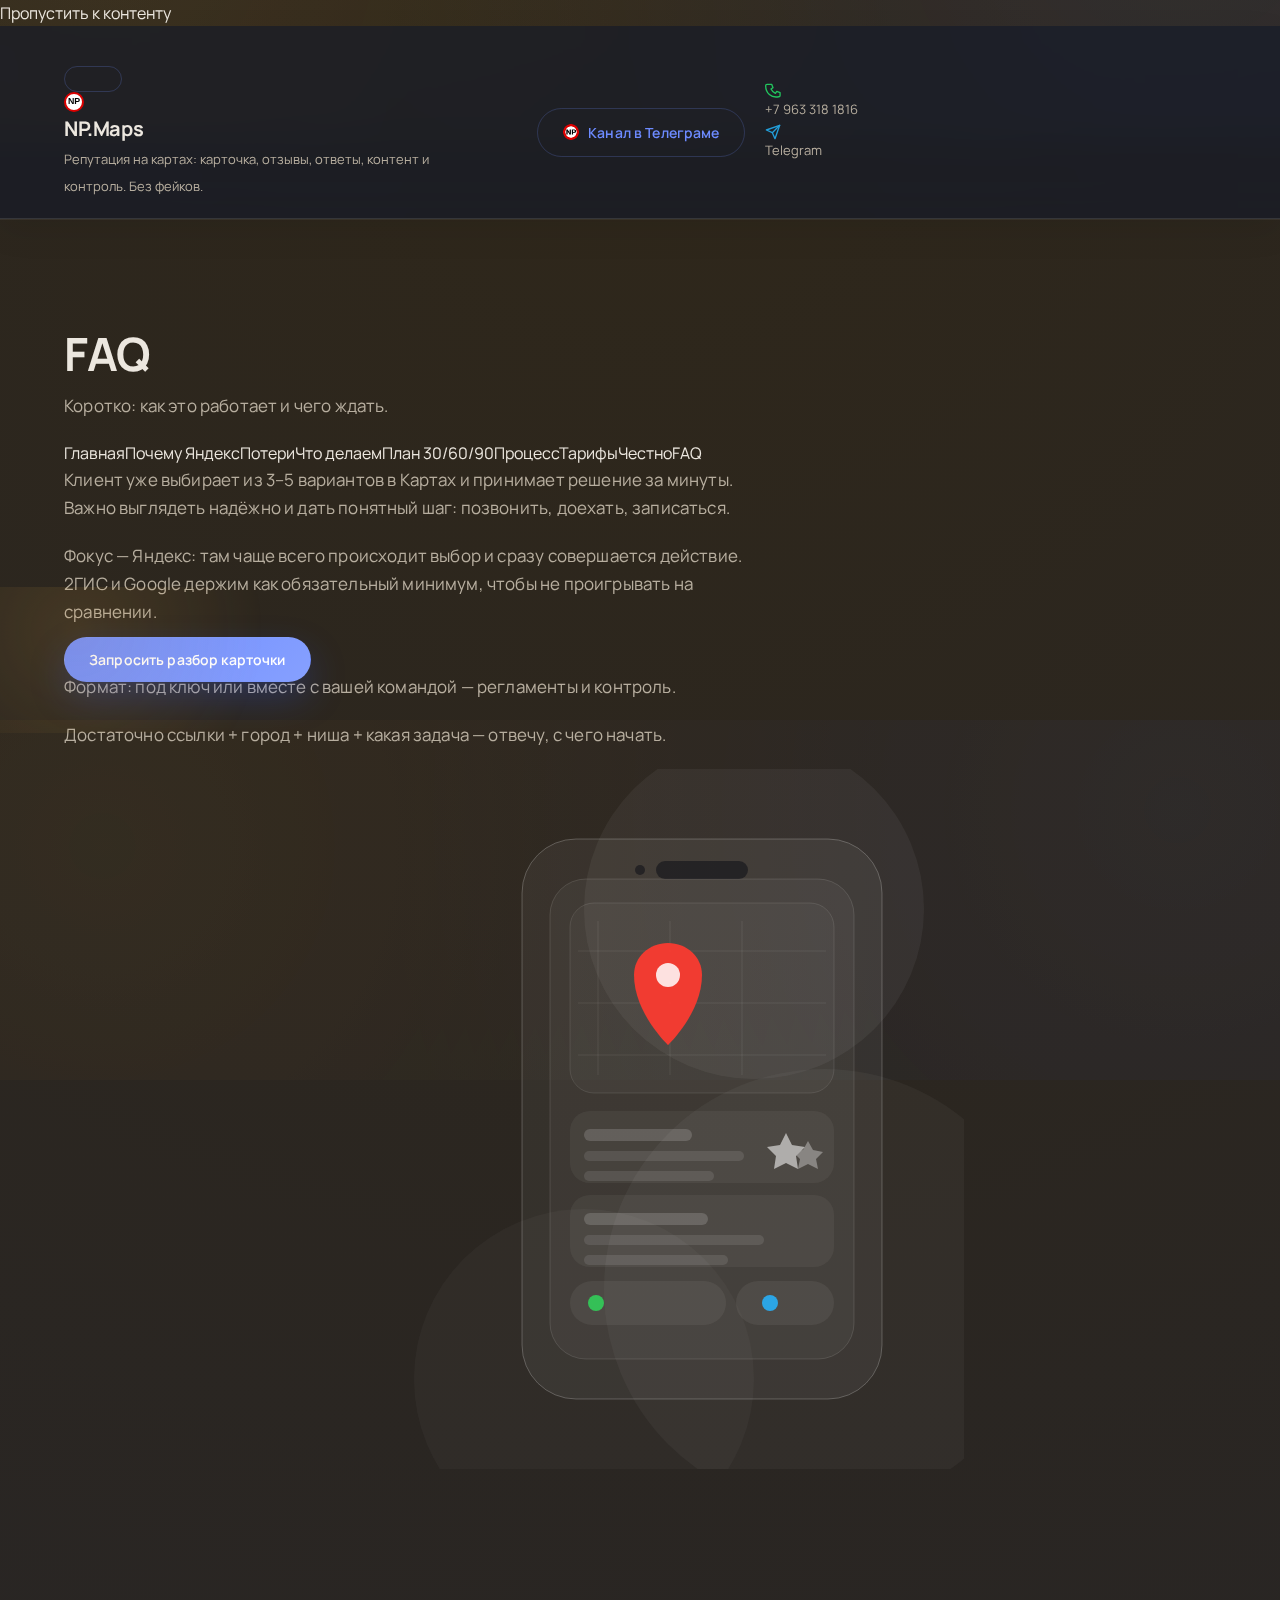
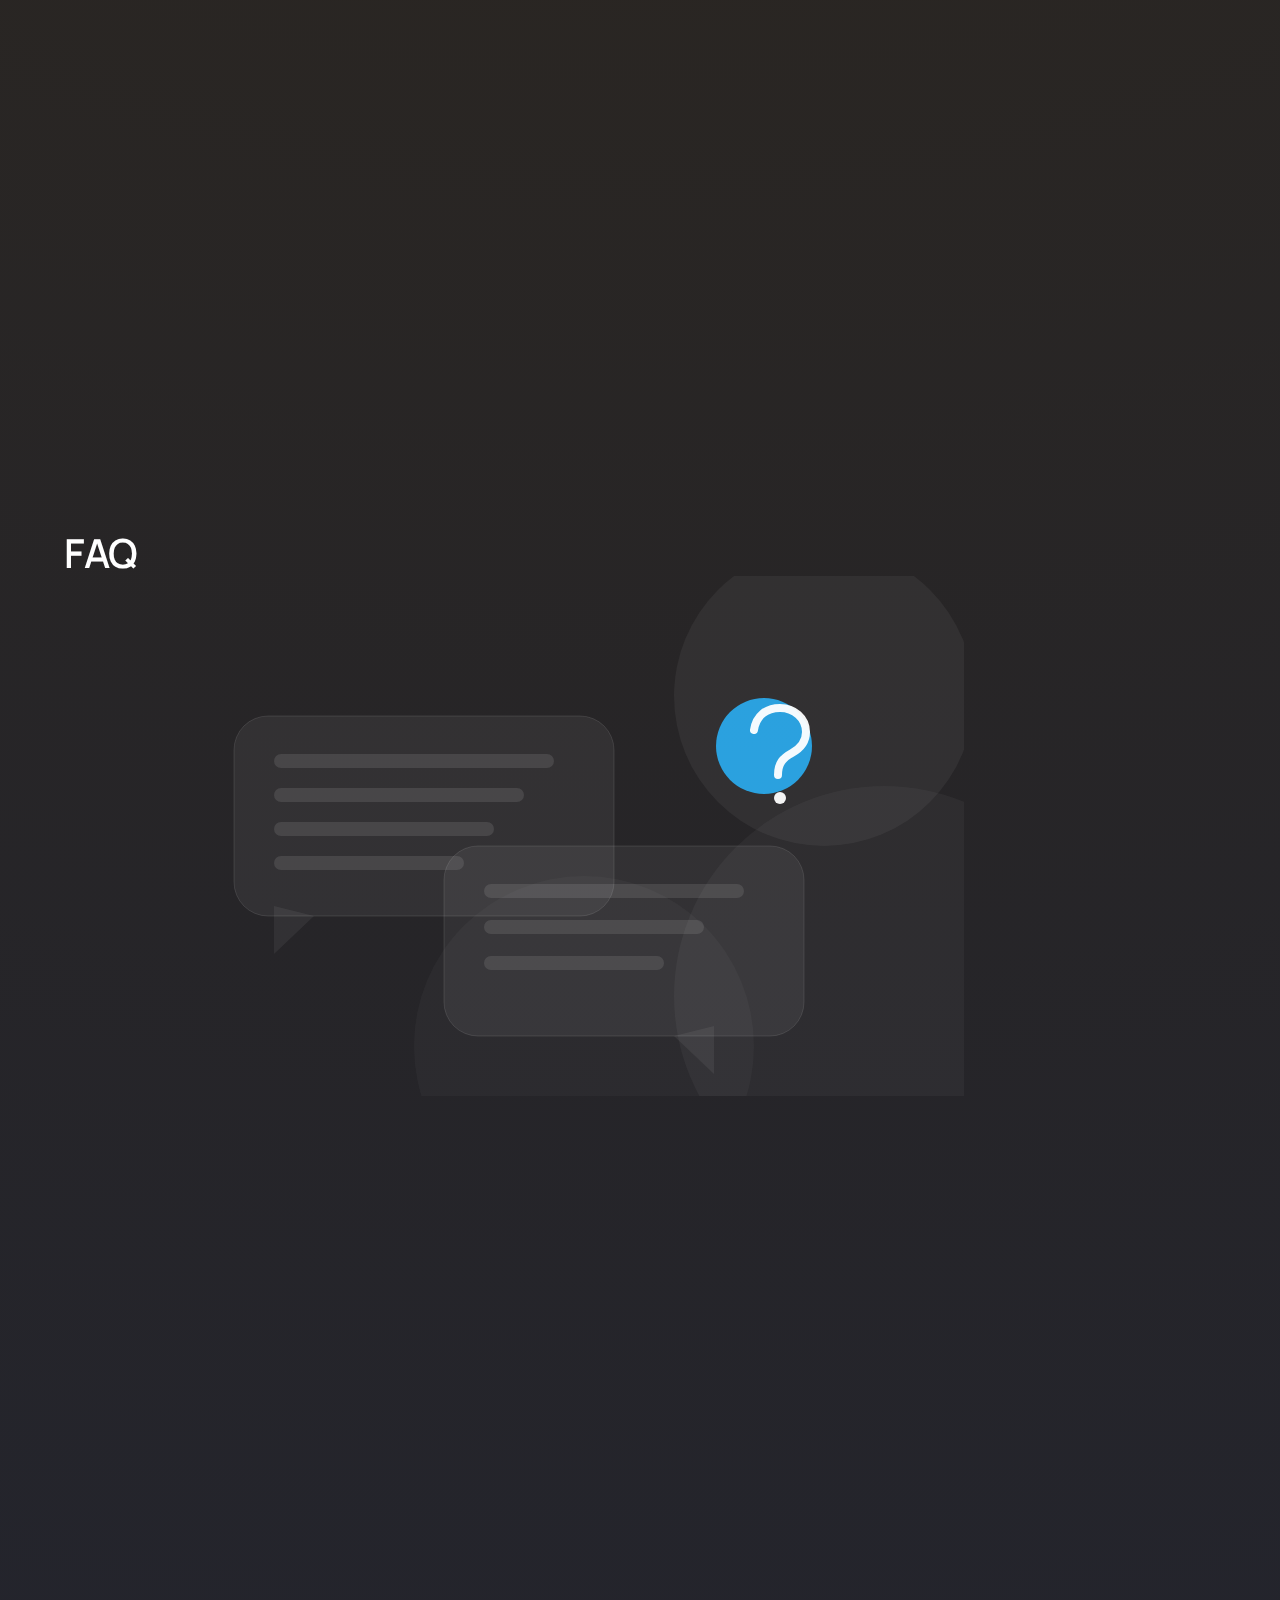
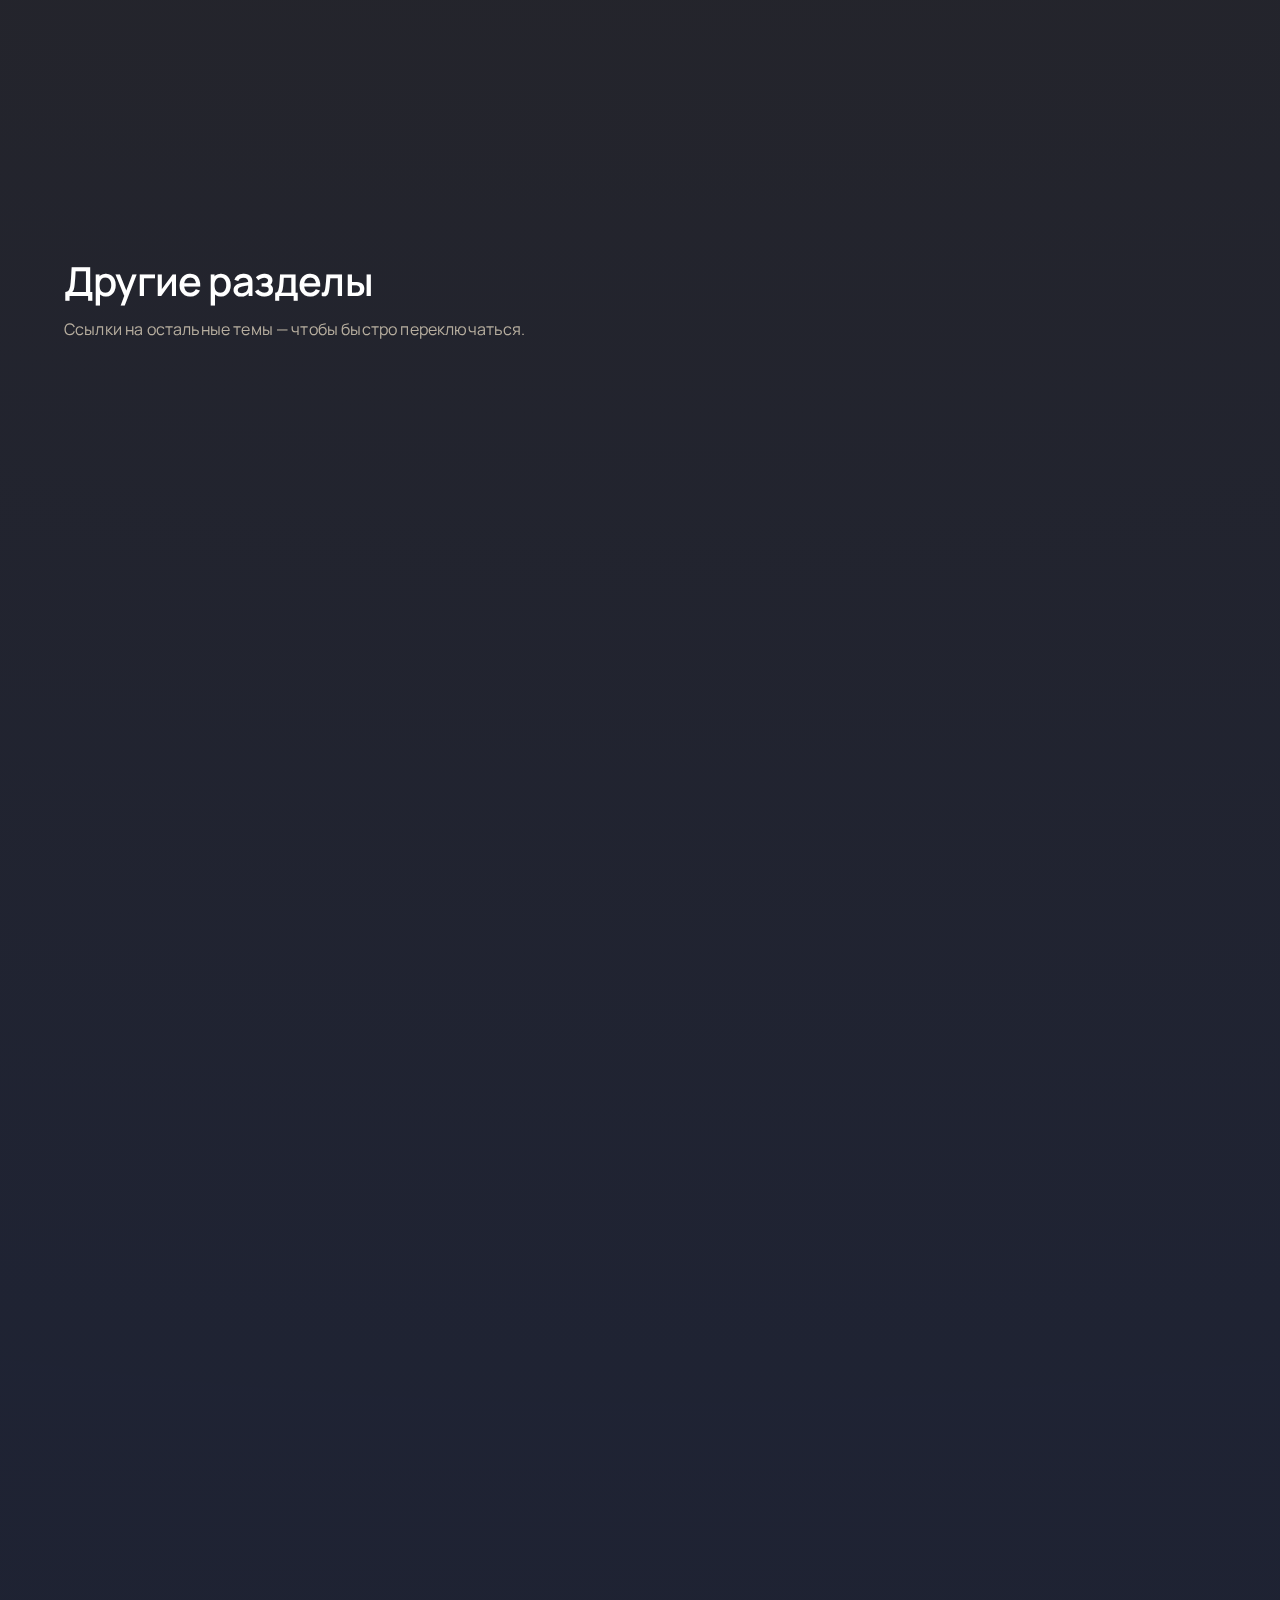
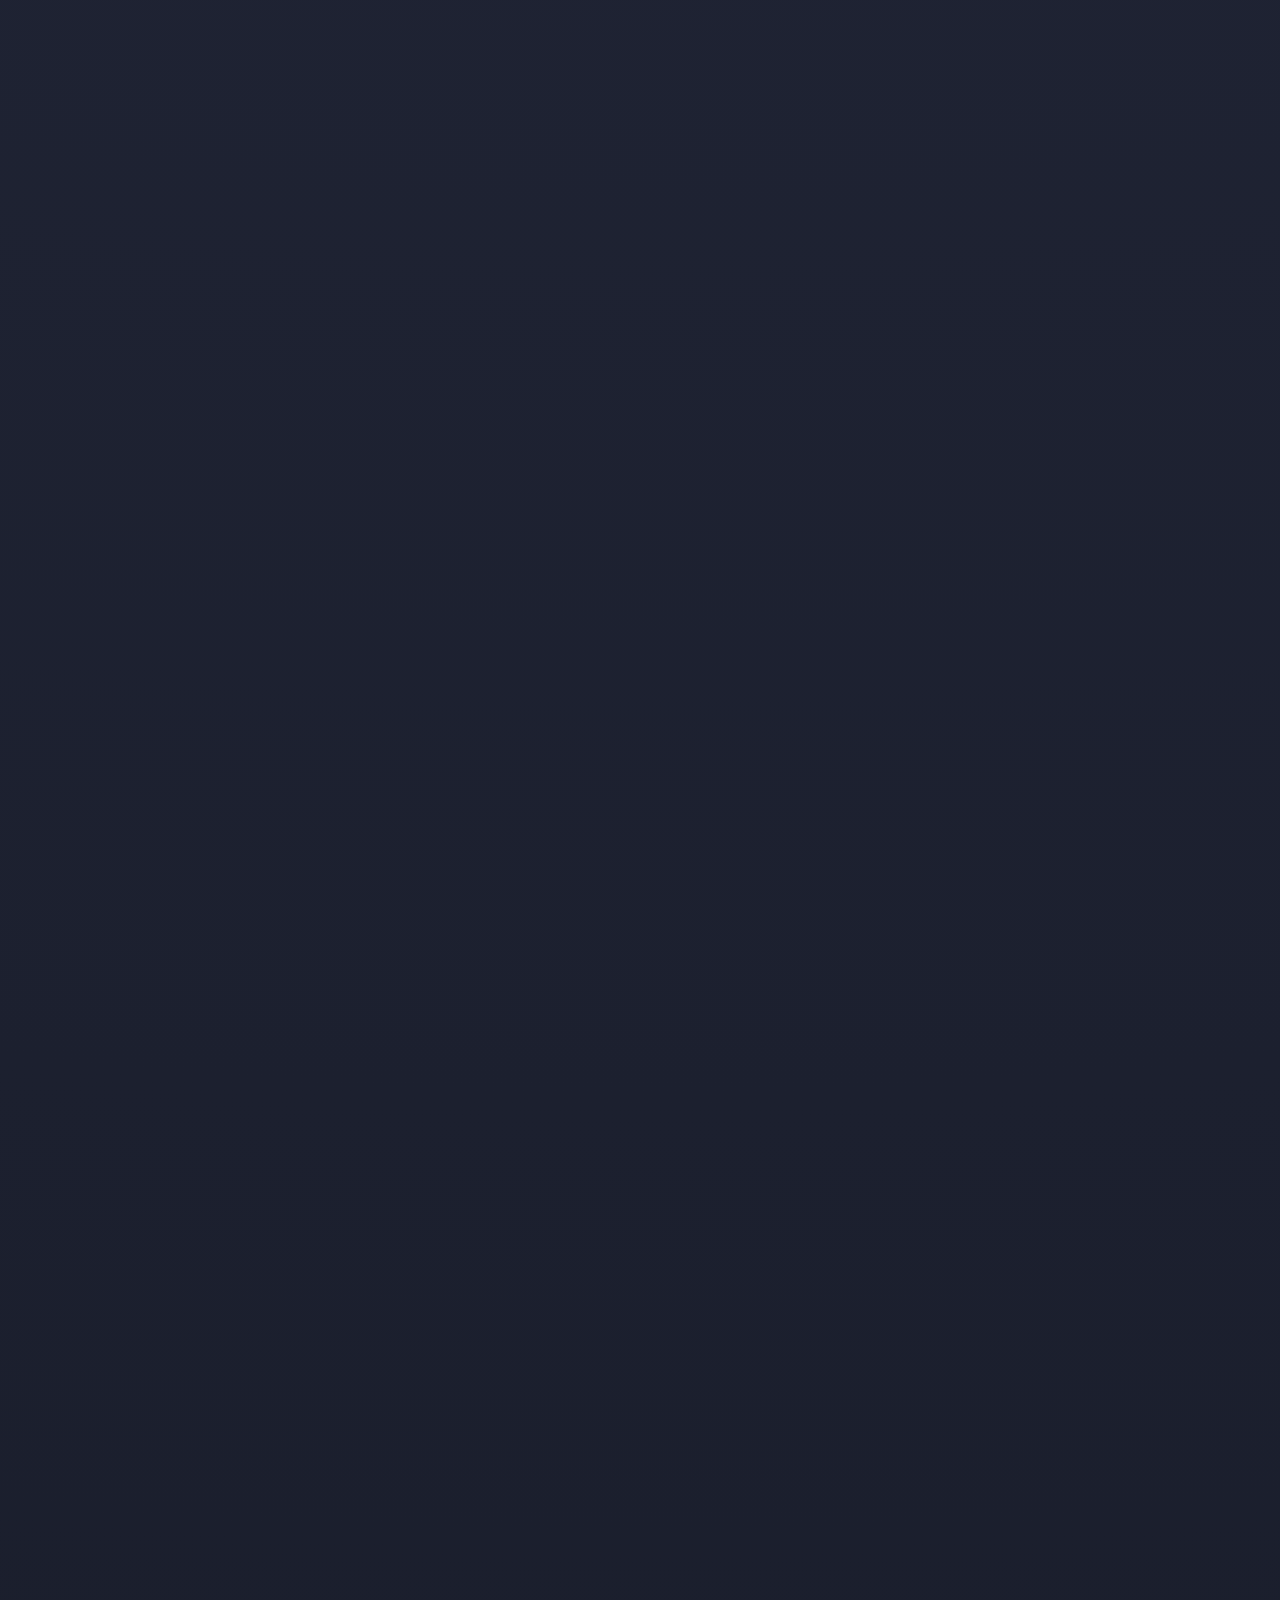
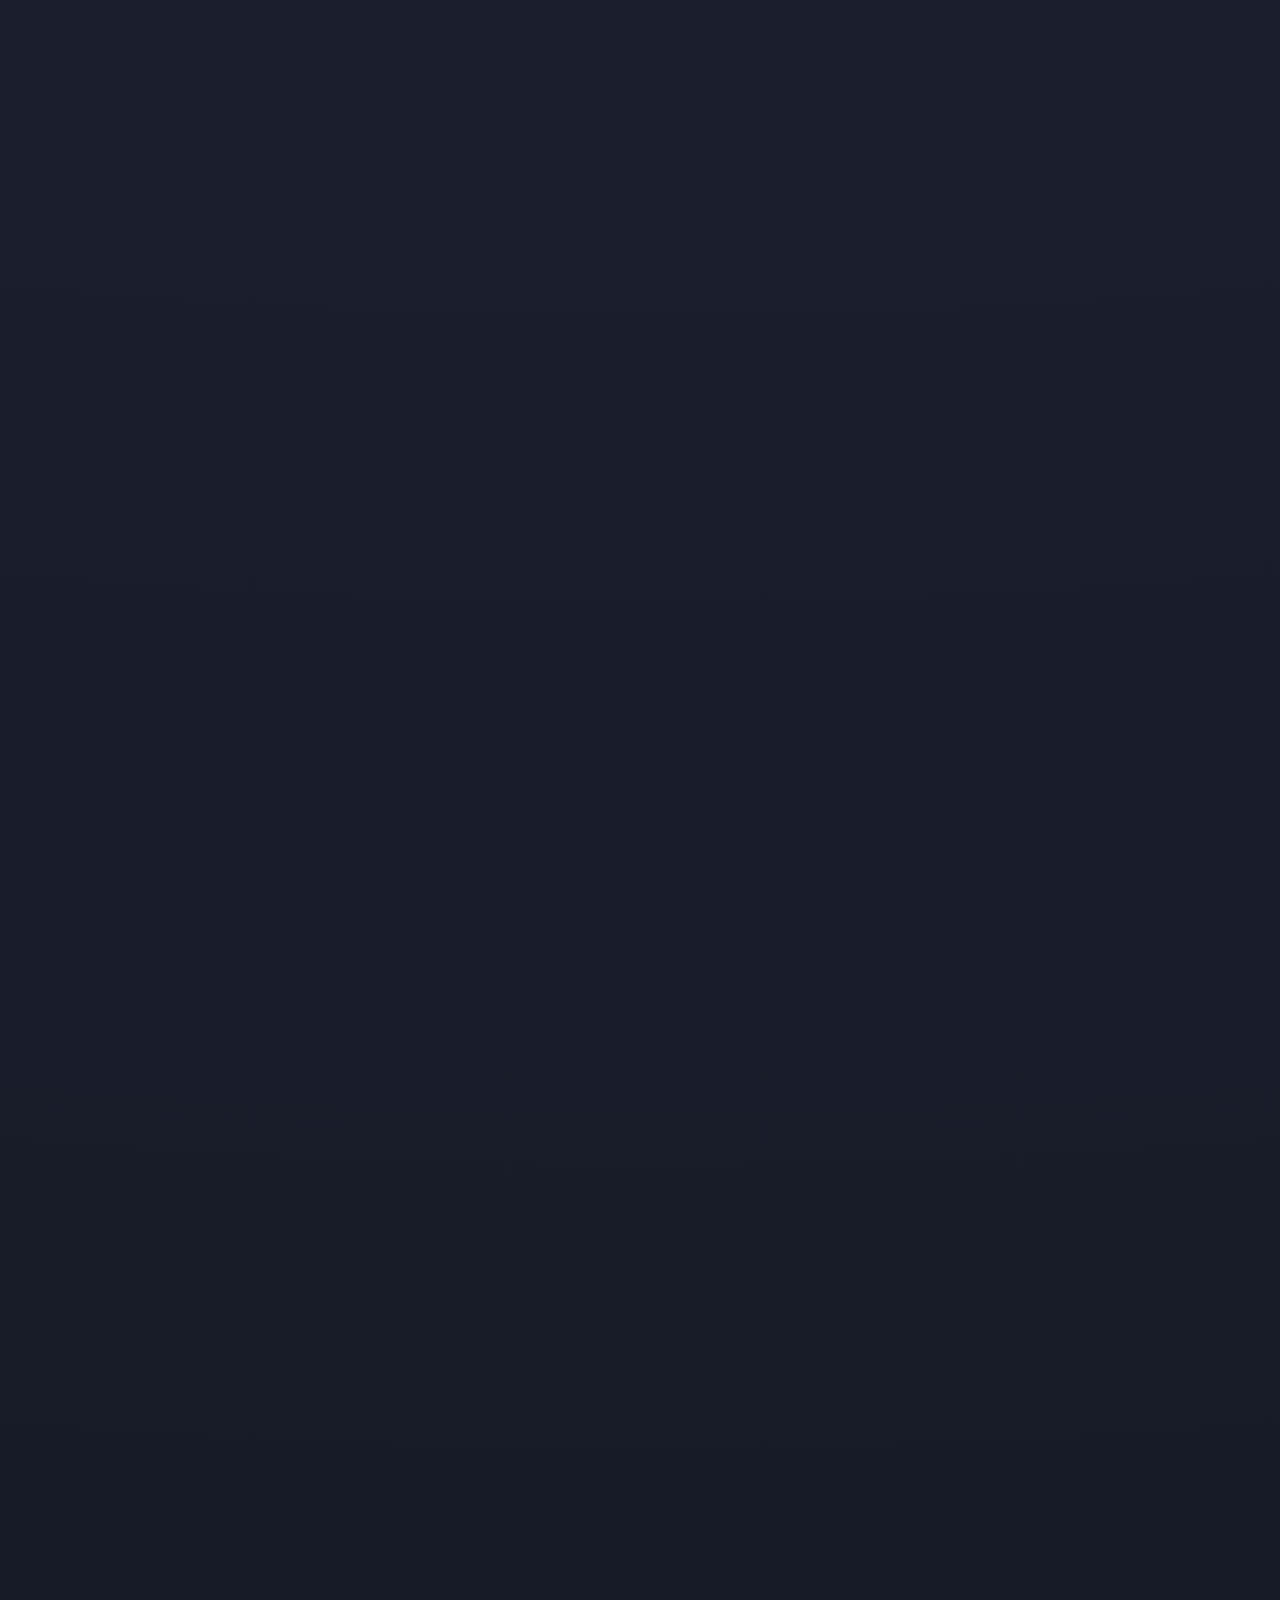
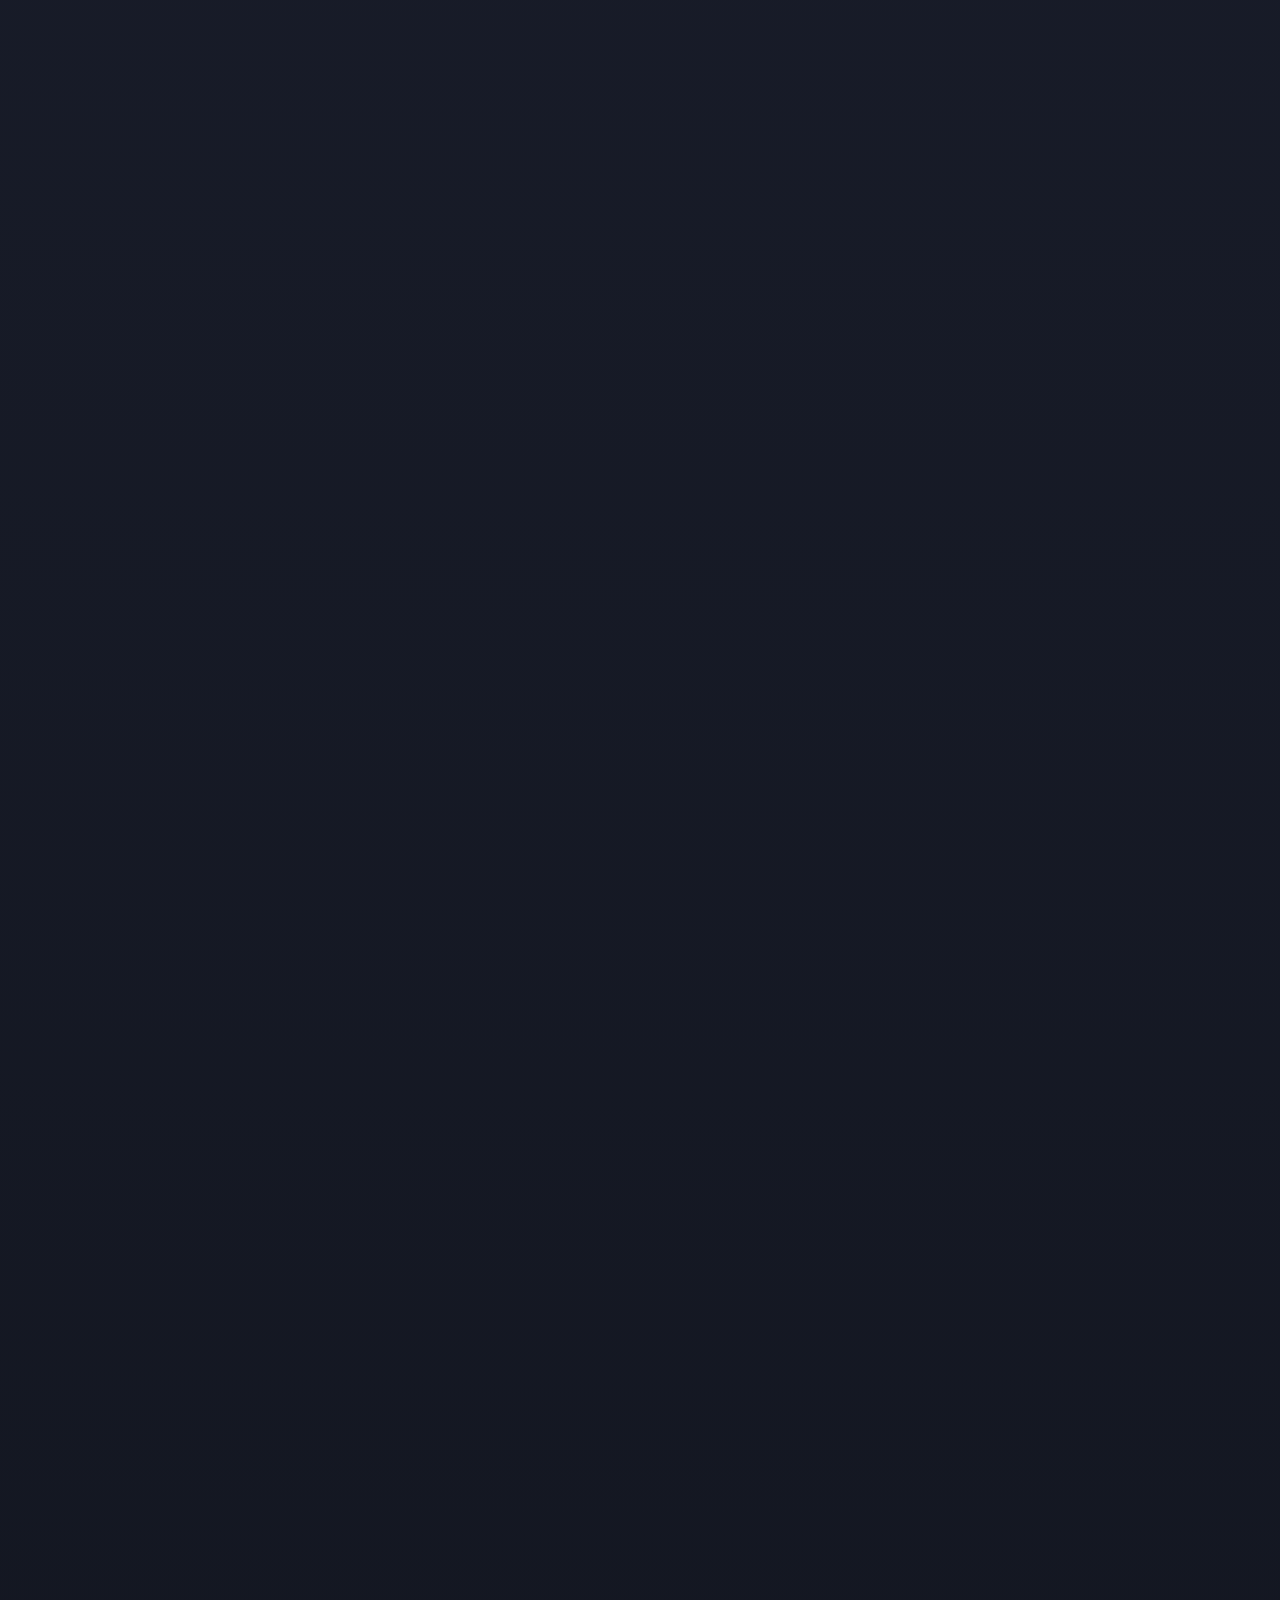
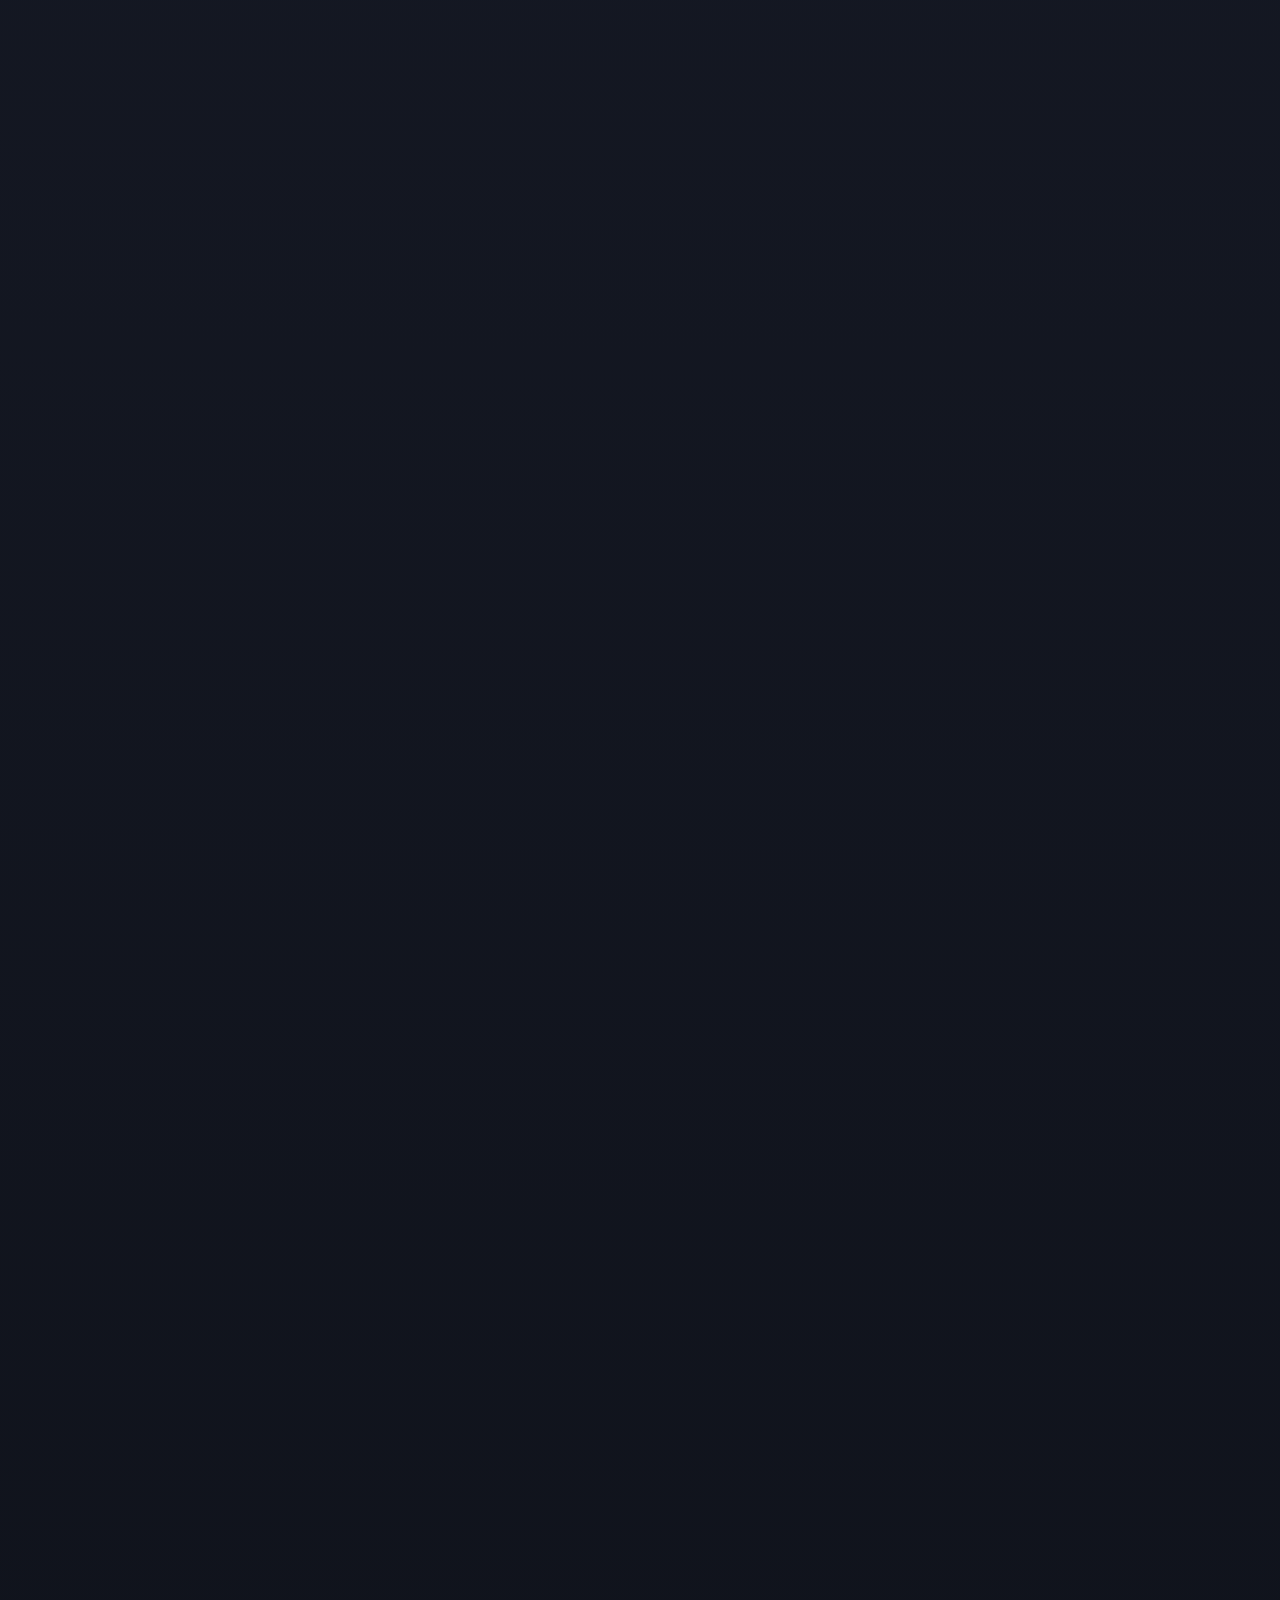
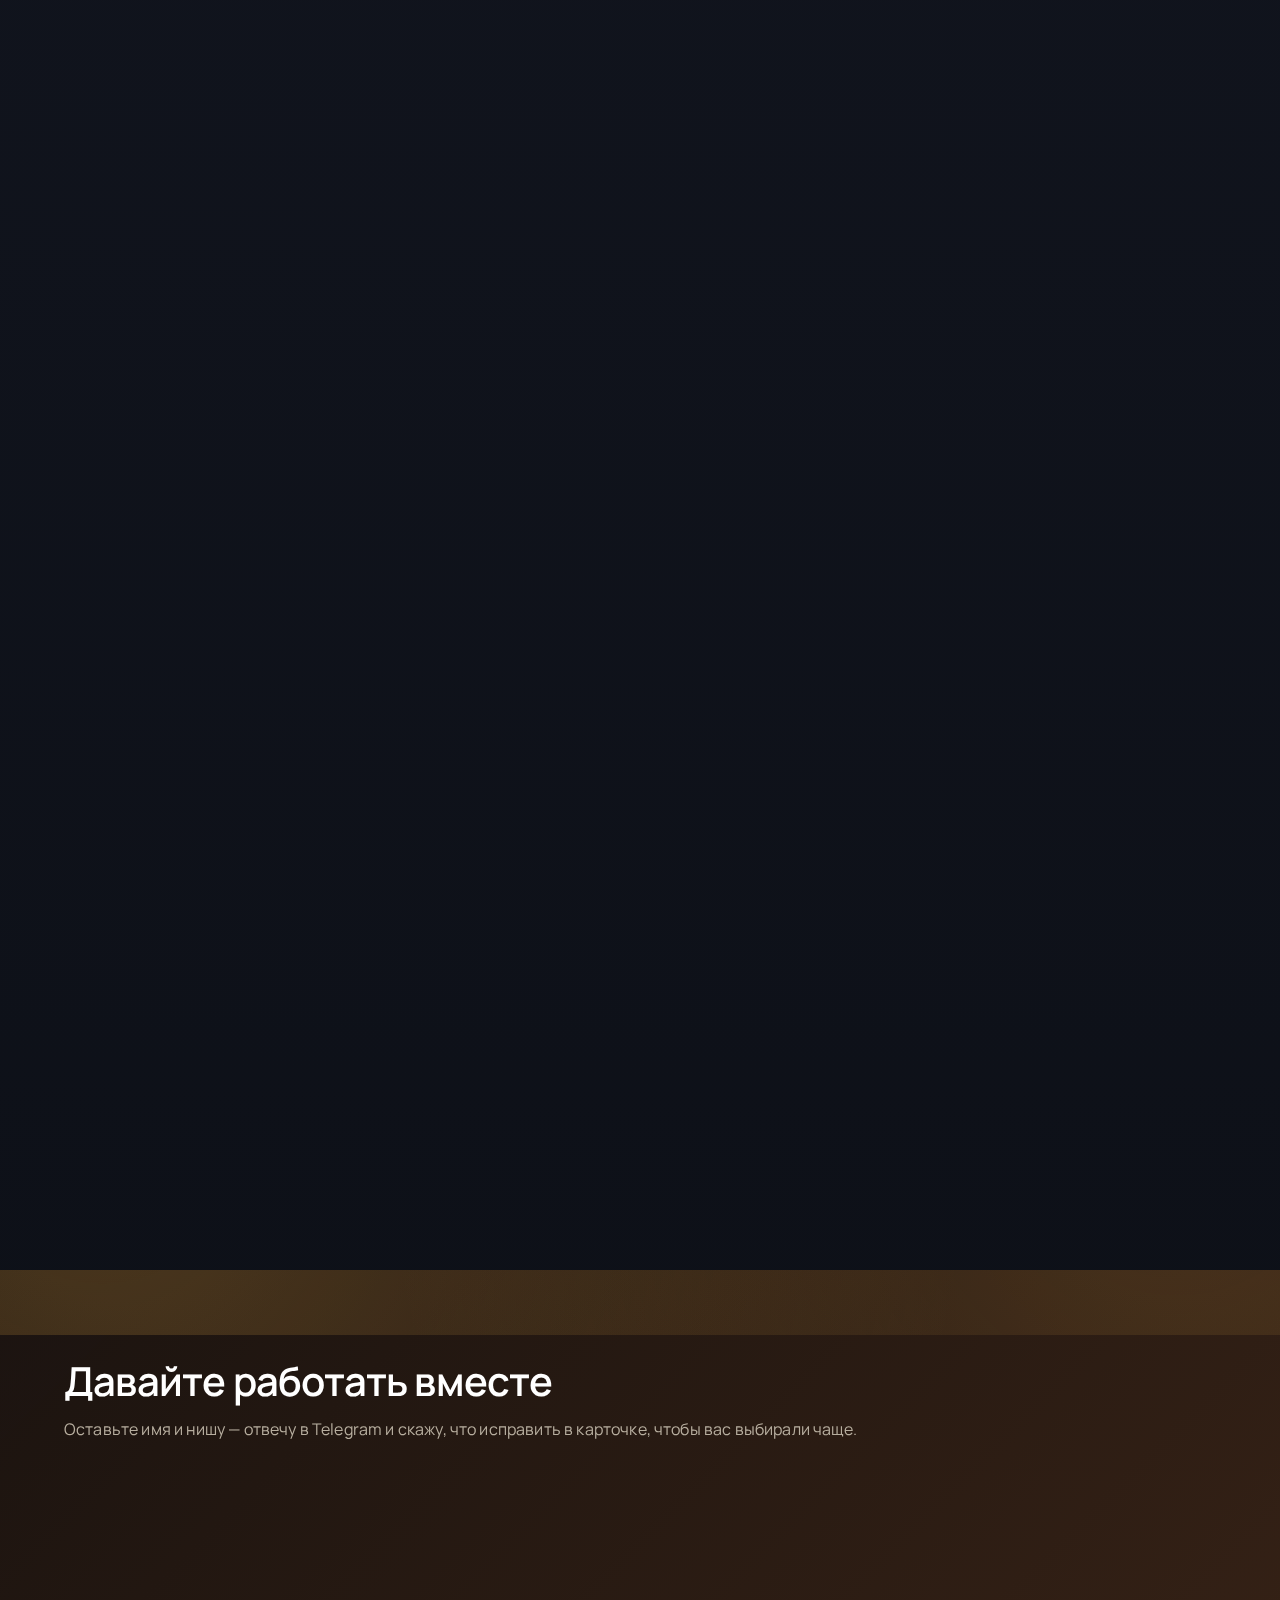
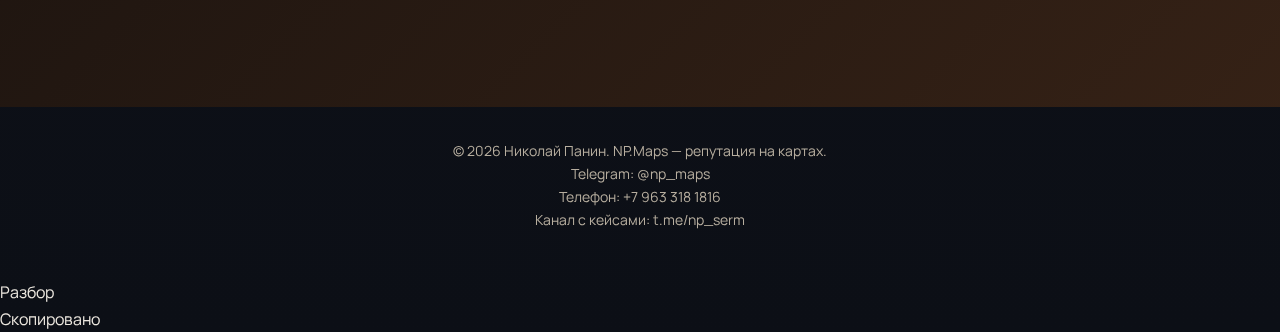
<file: faq.html>
<!DOCTYPE html>

<html lang="ru">
<head>
<!-- BUILD: 20260122-11 -->
<meta charset="utf-8"/>
<meta content="width=device-width, initial-scale=1" name="viewport"/>
<meta content="#0c0f16" name="theme-color"/>
<script id="themeInit">(function(){try{var k='theme';var t=localStorage.getItem(k);if(t!=='light'&&t!=='dark'){t='dark';try{localStorage.setItem(k,t);}catch(e){}}document.documentElement.setAttribute('data-theme',t);var m=document.querySelector('meta[name="theme-color"]');if(m){m.setAttribute('content',t==='dark'?'#0c0f16':'#fbf7f1');}}catch(e){document.documentElement.setAttribute('data-theme','dark');var m2=document.querySelector('meta[name="theme-color"]');if(m2){m2.setAttribute('content','#0c0f16');}}})();</script><link href="/icons/favicon.ico" rel="icon" sizes="any"/>
<link href="/icons/favicon-32x32.png" rel="icon" sizes="32x32" type="image/png"/>
<link href="/icons/favicon-16x16.png" rel="icon" sizes="16x16" type="image/png"/>
<link href="/icons/icon.svg" rel="icon" type="image/svg+xml"/>
<link href="/icons/apple-touch-icon.png" rel="apple-touch-icon"/>
<link href="/manifest.webmanifest?v=20260122-11" rel="manifest"/>
<meta content="yes" name="apple-mobile-web-app-capable"/>
<meta content="default" name="apple-mobile-web-app-status-bar-style"/>
<meta content="NP.Maps" name="apple-mobile-web-app-title"/>
<meta content="Ответы на частые вопросы: сроки, процесс, отзывы, контент и отчётность." name="description"/>
<title>FAQ — ответы на вопросы | NP.Maps</title>
<link href="https://np-maps.ru/faq" rel="canonical"/>
<meta content="NP.Maps — SERM на Яндекс Картах и Яндекс Бизнес" property="og:title"/>
<meta content="Упаковываем карточку, настраиваем работу с отзывами и контентом, держим репутацию под контролем. Без обещаний «5.0 за неделю»." property="og:description"/>
<meta content="https://np-maps.ru/og-image.png" property="og:image"/>
<meta content="NP.Maps — SERM на картах" property="og:image:alt"/>
<meta content="https://np-maps.ru/faq.html" property="og:url"/>
<meta content="website" property="og:type"/>
<meta content="NP.Maps" property="og:site_name"/>
<meta content="summary_large_image" name="twitter:card"/>
<meta content="NP.Maps — SERM на Яндекс Картах и Яндекс Бизнес" name="twitter:title"/>
<meta content="Упаковываем карточку, настраиваем работу с отзывами и контентом, держим репутацию под контролем. Без накрутки." name="twitter:description"/>
<meta content="https://np-maps.ru/og-image.png" name="twitter:image"/>
<!-- Cache-busting for static assets (change version in one place) -->
<script>
  // Update this value on deploy to force browsers to fetch fresh CSS/JS
  window.__ASSET_V__ = '20260122-11';
</script>
<link href="/styles.css?v=20260122-11" rel="stylesheet"/>
<link href="/sitemap.xml" rel="sitemap" type="application/xml"/>
<link href="https://fonts.googleapis.com" rel="preconnect"/>
<link crossorigin="" href="https://fonts.gstatic.com" rel="preconnect"/>
<link href="https://fonts.googleapis.com/css2?family=Manrope:wght@400;600;700&amp;display=swap" rel="stylesheet"/>
<script type="application/ld+json">
    {
      "@context": "https://schema.org",
      "@type": "Person",
      "name": "Николай Панин",
      "url": "https://np-maps.ru/",
      "sameAs": ["https://t.me/np_maps", "https://t.me/np_serm"],
      "jobTitle": "SERM на картах (Яндекс Бизнес)",
      "knowsAbout": ["SERM", "Яндекс Бизнес", "репутация на картах", "локальный маркетинг", "работа с отзывами"]
    }
  </script>
<script type="application/ld+json">
    {
      "@context": "https://schema.org",
      "@type": "WebSite",
      "name": "NP.Maps — репутация на картах",
      "url": "https://np-maps.ru/"
    }
  </script>
<script type="application/ld+json">
  {
    "@context": "https://schema.org",
    "@type": "ProfessionalService",
    "name": "NP.Maps",
    "url": "https://np-maps.ru/",
    "telephone": "+7 963 318 1816",
    "areaServed": "RU",
    "serviceType": ["SERM на картах", "Яндекс Бизнес", "Работа с отзывами", "Ответы на негатив", "Контент для карточки"],
    "founder": {
      "@type": "Person",
      "name": "Николай Панин"
    },
    "sameAs": ["https://t.me/np_maps", "https://t.me/np_serm"]
  }
</script><script type="application/ld+json">{"@context":"https://schema.org","@type":"FAQPage","mainEntity":[{"@type":"Question","name":"Что конкретно вы делаете в SERM, кроме «отзывов»?","acceptedAnswer":{"@type":"Answer","text":"Выстраиваю систему доверия на картах: упаковка карточки (услуги/категории/описание/контент) → стратегия отзывов → ответы на негатив → мониторинг → отчётность."}},{"@type":"Question","name":"С каких площадок начинаем и почему?","acceptedAnswer":{"@type":"Answer","text":"Начинаем там, где у вас больше трафика и денег (часто Яндекс). 2ГИС/Google подключаю параллельно, если там есть аудитория или задача."}},{"@type":"Question","name":"Вы можете гарантировать рост клиентов / заявок / продаж?","acceptedAnswer":{"@type":"Answer","text":"Продажи гарантировать нельзя — влияют цена, сезон, конкуренты и обработка обращений. Гарантирую процесс: план, регулярные действия, контроль метрик и прозрачные отчёты."}},{"@type":"Question","name":"Какие результаты считаем нормальными и как их измеряем?","acceptedAnswer":{"@type":"Answer","text":"Смотрим цифры: показы/просмотры, звонки/клики/переходы, конверсия «просмотр → действие», рейтинг и качество отзывов, доля негатива и скорость реакции. Фиксируем «до/после»."}},{"@type":"Question","name":"Сколько времени нужно, чтобы увидеть первые сдвиги?","acceptedAnswer":{"@type":"Answer","text":"Обычно: 7–14 дней — порядок в карточке и первые сдвиги по действиям; 30 дней — стабилизация; 60–90 дней — системный эффект (доверие + отзывы + конверсия)."}},{"@type":"Question","name":"Что важнее сначала: упаковка карточки или отзывы?","acceptedAnswer":{"@type":"Answer","text":"Если карточка «сырая», отзывы работают хуже. Почти всегда сначала фундамент (упаковка), потом — активная стратегия отзывов."}},{"@type":"Question","name":"Почему у нас хороший рейтинг, но звонков мало?","acceptedAnswer":{"@type":"Answer","text":"Часто причина в витрине: слабые фото, неясно «что вы делаете» за 5 секунд, услуги/категории не попадают в спрос, нет сильного УТП и понятного следующего шага."}},{"@type":"Question","name":"Что вы будете менять в карточке?","acceptedAnswer":{"@type":"Answer","text":"То, что влияет на выбор: услуги/категории (чтобы попадать в выдачу), описание/УТП, фото/видео и порядок контента, ответы на вопросы, оформление «под конверсию»."}},{"@type":"Question","name":"Какие материалы нужны от нас на старте?","acceptedAnswer":{"@type":"Answer","text":"Минимум: ссылка на карточку, список услуг + цены/диапазоны (как есть), 10–30 фото (любые), ваши сильные стороны (скорость/гарантии/особенности)."}},{"@type":"Question","name":"Кто отвечает на отзывы: вы или администратор?","acceptedAnswer":{"@type":"Answer","text":"Два варианта: веду ответы под ключ или даю регламент/шаблоны и контролирую качество, а публикует ваш администратор."}},{"@type":"Question","name":"Как вы работаете с негативом и как быстро реагируете?","acceptedAnswer":{"@type":"Answer","text":"Негатив не лежит «неделю»: обычно реагируем в течение 24 часов. В большинстве случаев — грамотный ответ + фиксация решения. Удаление — только если есть основания по правилам."}},{"@type":"Question","name":"Вы можете удалить «несправедливый» отзыв?","acceptedAnswer":{"@type":"Answer","text":"Могу подготовить и провести оспаривание, если есть реальные основания (фейк, мат, персональные данные и т.п.). «Просто не нравится» — не основание."}},{"@type":"Question","name":"Какие риски: фильтры, снятие отзывов, бан?","acceptedAnswer":{"@type":"Answer","text":"Риски появляются при «в лоб»: резкие всплески, одинаковые тексты, подозрительные аккаунты. Работаю аккуратно: ровный темп, разные сценарии, человеческая логика, без серых схем."}},{"@type":"Question","name":"Как собираете новые отзывы безопасно?","acceptedAnswer":{"@type":"Answer","text":"Через систему запросов после услуги/покупки: скрипты для персонала, QR/ссылки, правильные точки контакта. Заранее задаём темы отзывов (сервис/качество/сроки/гарантия), чтобы это работало на выбор."}},{"@type":"Question","name":"Как часто отчёты и что в них будет?","acceptedAnswer":{"@type":"Answer","text":"Обычно 1–4 раза в месяц (зависит от формата). В отчёте: что сделали → что изменилось в цифрах → выводы → план следующего периода. По инцидентам/негативу — сразу."}}]}</script>
<meta content="ru_RU" property="og:locale"/><meta content="image/png" property="og:image:type"/><meta content="1200" property="og:image:width"/><meta content="630" property="og:image:height"/></head>
<body>
<a class="skip-link" href="#main-content">Пропустить к контенту</a>
<div aria-hidden="true" class="scroll-progress">
<span class="scroll-progress__bar"></span>
</div>
<header class="site-header">
<div class="container header-inner">
<div class="brand">
<button aria-label="Сменить тему" class="btn btn-outline theme-toggle" id="themeToggle" title="Светлая/тёмная тема" type="button"><svg aria-hidden="true" class="icon-sun" viewbox="0 0 24 24"><circle cx="12" cy="12" fill="none" r="4" stroke="currentColor" stroke-width="2"></circle><path d="M12 2v3M12 19v3M4.22 4.22l2.12 2.12M17.66 17.66l2.12 2.12M2 12h3M19 12h3M4.22 19.78l2.12-2.12M17.66 6.34l2.12-2.12" fill="none" stroke="currentColor" stroke-linecap="round" stroke-width="2"></path></svg><svg aria-hidden="true" class="icon-moon" viewbox="0 0 24 24"><path d="M21 13.2A7.5 7.5 0 1 1 10.8 3a6 6 0 0 0 10.2 10.2Z" fill="none" stroke="currentColor" stroke-linejoin="round" stroke-width="2"></path></svg></button>
<div class="logo">
<span class="logo-title"><img alt="NP.Maps" aria-hidden="true" class="logo-mark" decoding="async" height="20" src="/icons/icon.svg?v=20260122-11" width="20"/>NP.Maps</span>
<span class="logo-subtitle">Репутация на картах: карточка, отзывы, ответы, контент и контроль. Без фейков.</span>
</div>
</div>
<div class="header-actions">
<a class="btn btn-outline header-cta header-cta--withicon" data-track="header_tg" href="https://t.me/np_serm" rel="noreferrer" target="_blank"><img alt="" class="cta-ico" decoding="async" height="18" loading="lazy" src="/icons/np-avatar-64.png" width="18"/>Канал в Телеграме</a>
<div class="contacts">
<a class="contact-link" data-copy="+7 963 318 1816" data-track="phone_click" href="tel:+79633181816"><img alt="" class="contact-ico" decoding="async" height="16" loading="lazy" src="/icons/phone.svg?v=20260122-11" width="16"/>+7 963 318 1816</a>
<a class="contact-link" data-copy="https://t.me/np_maps" data-track="tg_click" href="https://t.me/np_maps" rel="noreferrer" target="_blank"><img alt="" class="contact-ico" decoding="async" height="16" loading="lazy" src="/icons/telegram.svg?v=20260122-11" width="16"/>Telegram</a>
</div>
</div>
</div>
</header>
<main id="main-content">
<section class="section hero" id="hero">
<div class="container">
<div class="hero-top">
<div class="hero-head">
<h1>FAQ</h1>
<p class="hero-kicker">Коротко: как это работает и чего ждать.</p><div class="page-links"><a class="pill-link" href="/">Главная</a><a class="pill-link" href="/why-yandex">Почему Яндекс</a><a class="pill-link" href="/losses">Потери</a><a class="pill-link" href="/system">Что делаем</a><a class="pill-link" href="/plan">План 30/60/90</a><a class="pill-link" href="/process">Процесс</a><a class="pill-link" href="/pricing">Тарифы</a><a class="pill-link" href="/honesty">Честно</a><a class="pill-link" href="/faq">FAQ</a></div>
<p class="lead">Клиент уже выбирает из 3–5 вариантов в Картах и принимает решение за минуты. Важно выглядеть надёжно и дать понятный шаг: позвонить, доехать, записаться.</p>
<p class="muted">Фокус — Яндекс: там чаще всего происходит выбор и сразу совершается действие. 2ГИС и Google держим как обязательный минимум, чтобы не проигрывать на сравнении.</p>
<a class="btn btn-primary" data-track="hero_tg" href="https://t.me/np_maps" rel="noreferrer" target="_blank">Запросить разбор карточки</a>
<p class="hero-format">Формат: под ключ или вместе с вашей командой — регламенты и контроль.</p>
<p class="muted">Достаточно ссылки + город + ниша + какая задача — отвечу, с чего начать.</p>
</div>
<div aria-hidden="true" class="hero-visual">
<img alt="" class="theme-art" data-src-dark="/assets/illustrations/hero-visual-dark.svg" data-src-light="/assets/illustrations/hero-visual-light.svg" decoding="async" fetchpriority="high" loading="eager" src="/assets/illustrations/hero-visual-dark.svg"/>
</div>
</div>
<div class="hero-grid">
<article class="card">
<h3>Типовые проблемы</h3>
<ul>
<li>отзывов мало — и они «не про страхи клиента»</li>
<li>негатив висит без ответа</li>
<li>фото слабые или случайные</li>
<li>услуги/цены неясны — клиент не понимает «за что платить»</li>
</ul>
</article>
<article class="card">
<h3>Что вы получите</h3>
<ul>
<li>карточку, которую удобно сравнивать — и приятно выбирать</li>
<li>процесс сбора отзывов (без накрутки)</li>
<li>регламент ответов на отзывы и вопросы</li>
<li>контент, который подтверждает качество</li>
<li>если подключаем продвижение — геоперфоманс: районы/города, бюджет туда, где есть заявки</li>
<li>отчётность по географии: где растут звонки/маршруты/переходы</li>
</ul>
</article>
<article class="card">
<h3>Как стартуем</h3>
<ol>
<li>15 минут: цели, города, конкуренты</li>
<li>диагностика карточки и витрины</li>
<li>план на 30 дней + стоимость</li>
</ol>
</article>
</div>
</div>
</section>
<section class="section faq" id="faq">
<div class="container">
<div class="section-head"><h2>FAQ</h2><div aria-hidden="true" class="section-illus-wrap"><img alt="" class="theme-art section-illus-img" data-src-dark="/assets/illustrations/blocks/faq-dark.svg" data-src-light="/assets/illustrations/blocks/faq-light.svg" decoding="async" loading="lazy" src="/assets/illustrations/blocks/faq-dark.svg"/></div></div>
<div class="faq-grid">
<details class="card faq-item">
<summary class="faq-summary">Что конкретно вы делаете в SERM, кроме «отзывов»?</summary>
<div class="faq-content"><p>Выстраиваю систему доверия на картах: упаковка карточки (услуги/категории/описание/контент) → стратегия отзывов → ответы на негатив → мониторинг → отчётность.</p></div>
</details>
<details class="card faq-item">
<summary class="faq-summary">С каких площадок начинаем и почему?</summary>
<div class="faq-content"><p>Начинаем там, где у вас больше трафика и денег (часто Яндекс). 2ГИС/Google подключаю параллельно, если там есть аудитория или задача.</p></div>
</details>
<details class="card faq-item">
<summary class="faq-summary">Что такое геоперфоманс и зачем он мне?</summary>
<div class="faq-content">
<p>Это когда реклама и продвижение настроены <strong>с учётом географии</strong>: разные города/районы дают разную цену клика и разную конверсию.</p>
<ul class="mini-list">
<li>режем кампании по городам или хотя бы по районам</li>
<li>перераспределяем бюджет туда, где есть заявки</li>
<li>смотрим Метрику: где конверсия, а где слив</li>
</ul>
<p>Итог: меньше пустых расходов и больше обращений из «своей» аудитории.</p>
</div>
</details>
<details class="card faq-item">
<summary class="faq-summary">Вы можете гарантировать рост клиентов / заявок / продаж?</summary>
<div class="faq-content"><p>Продажи гарантировать нельзя — влияют цена, сезон, конкуренты и обработка обращений. Гарантирую процесс: план, регулярные действия, контроль метрик и прозрачные отчёты.</p></div>
</details>
<details class="card faq-item">
<summary class="faq-summary">Какие результаты считаем нормальными и как их измеряем?</summary>
<div class="faq-content"><p>Смотрим не «ощущения», а цифры:</p><ul><li>показы/просмотры</li><li>звонки/клики/переходы</li><li>конверсия «просмотр → действие»</li><li>рейтинг и качество отзывов</li><li>доля негатива и скорость реакции</li></ul><p class="muted">Плюс фиксируем «до/после».</p></div>
</details>
<details class="card faq-item">
<summary class="faq-summary">Сколько времени нужно, чтобы увидеть первые сдвиги?</summary>
<div class="faq-content"><p>Обычно: 7–14 дней — порядок в карточке и первые сдвиги по действиям; 30 дней — стабилизация; 60–90 дней — системный эффект (доверие + отзывы + конверсия).</p></div>
</details>
<details class="card faq-item">
<summary class="faq-summary">Что важнее сначала: упаковка карточки или отзывы?</summary>
<div class="faq-content"><p>Если карточка «сырая», отзывы работают хуже. Почти всегда сначала фундамент (упаковка), потом — активная стратегия отзывов.</p></div>
</details>
<details class="card faq-item">
<summary class="faq-summary">Почему у нас хороший рейтинг, но звонков мало?</summary>
<div class="faq-content"><p>Часто причина в витрине: слабые фото, неясно «что вы делаете» за 5 секунд, услуги/категории не попадают в спрос, нет сильного УТП и понятного следующего шага.</p></div>
</details>
<details class="card faq-item">
<summary class="faq-summary">Что вы будете менять в карточке?</summary>
<div class="faq-content"><p>То, что влияет на выбор: услуги/категории (чтобы попадать в выдачу), описание/УТП, фото/видео и порядок контента, ответы на вопросы, оформление «под конверсию».</p></div>
</details>
<details class="card faq-item">
<summary class="faq-summary">Какие материалы нужны от нас на старте?</summary>
<div class="faq-content"><p>Минимум: ссылка на карточку, список услуг + цены/диапазоны (как есть), 10–30 фото (любые), ваши сильные стороны (скорость/гарантии/особенности).</p></div>
</details>
<details class="card faq-item">
<summary class="faq-summary">Кто отвечает на отзывы: вы или администратор?</summary>
<div class="faq-content"><p>Два варианта: веду ответы под ключ или даю регламент/шаблоны и контролирую качество, а публикует ваш администратор.</p></div>
</details>
<details class="card faq-item">
<summary class="faq-summary">Как вы работаете с негативом и как быстро реагируете?</summary>
<div class="faq-content"><p>Негатив не лежит «неделю»: обычно реагируем в течение 24 часов. В большинстве случаев — грамотный ответ + фиксация решения. Удаление — только если есть основания по правилам.</p></div>
</details>
<details class="card faq-item">
<summary class="faq-summary">Вы можете удалить «несправедливый» отзыв?</summary>
<div class="faq-content"><p>Могу подготовить и провести оспаривание, если есть реальные основания (фейк, мат, персональные данные и т.п.). «Просто не нравится» — не основание.</p></div>
</details>
<details class="card faq-item">
<summary class="faq-summary">Какие риски: фильтры, снятие отзывов, бан?</summary>
<div class="faq-content"><p>Риски появляются при «в лоб»: резкие всплески, одинаковые тексты, подозрительные аккаунты. Работаю аккуратно: ровный темп, разные сценарии, человеческая логика, без серых схем.</p></div>
</details>
<details class="card faq-item">
<summary class="faq-summary">Как собираете новые отзывы безопасно?</summary>
<div class="faq-content"><p>Через систему запросов после услуги/покупки: скрипты для персонала, QR/ссылки, правильные точки контакта. Заранее задаём темы отзывов (сервис/качество/сроки/гарантия), чтобы это работало на выбор.</p></div>
</details>
<details class="card faq-item">
<summary class="faq-summary">Как часто отчёты и что в них будет?</summary>
<div class="faq-content"><p>Обычно 1–4 раза в месяц (зависит от формата). В отчёте: что сделали → что изменилось в цифрах → выводы → план следующего периода. По инцидентам/негативу — сразу.</p></div>
</details>
</div>
</div>
</section>
<section class="section" id="pages">
<div class="container">
<h2>Другие разделы</h2>
<p class="muted">Ссылки на остальные темы — чтобы быстро переключаться.</p>
<div class="pages-grid">
<a class="card page-card" href="/why-yandex">
<span aria-hidden="true" class="page-ico">
<svg fill="none" stroke="currentColor" stroke-linecap="round" stroke-linejoin="round" stroke-width="2" viewbox="0 0 24 24">
<path d="M12 21s7-4.5 7-11a7 7 0 0 0-14 0c0 6.5 7 11 7 11Z"></path><circle cx="12" cy="10" r="2.5"></circle>
</svg>
</span>
<span class="page-meta">
<h3>Почему Яндекс</h3>
<p class="muted">Колдунщик, предустановка, «рядом». Почему выбор происходит прямо в карточке.</p>
</span>
<span aria-hidden="true" class="page-arrow">→</span>
</a>
<a class="card page-card" href="/losses">
<span aria-hidden="true" class="page-ico">
<svg fill="none" stroke="currentColor" stroke-linecap="round" stroke-linejoin="round" stroke-width="2" viewbox="0 0 24 24">
<path d="M12 9v4"></path><path d="M12 17h.01"></path><path d="M10.3 3.3 2.8 16.2A2 2 0 0 0 4.5 19h15a2 2 0 0 0 1.7-2.8L13.7 3.3a2 2 0 0 0-3.4 0Z"></path>
</svg>
</span>
<span class="page-meta">
<h3>Потери</h3>
<p class="muted">Где вы теряете выбор ещё до звонка: доверие, понятность, шаг к действию.</p>
</span>
<span aria-hidden="true" class="page-arrow">→</span>
</a>
<a class="card page-card" href="/system">
<span aria-hidden="true" class="page-ico">
<svg fill="none" stroke="currentColor" stroke-linecap="round" stroke-linejoin="round" stroke-width="2" viewbox="0 0 24 24">
<path d="M5 6h14"></path><path d="M5 12h10"></path><path d="M5 18h14"></path><circle cx="19" cy="12" r="2"></circle>
</svg>
</span>
<span class="page-meta">
<h3>Что делаем</h3>
<p class="muted">4 опоры: фундамент, отзывы, ответы, контент. Делает карточку «выборной».</p>
</span>
<span aria-hidden="true" class="page-arrow">→</span>
</a>
<a class="card page-card" href="/plan">
<span aria-hidden="true" class="page-ico">
<svg fill="none" stroke="currentColor" stroke-linecap="round" stroke-linejoin="round" stroke-width="2" viewbox="0 0 24 24">
<rect height="16" rx="2" width="16" x="4" y="5"></rect><path d="M8 3v4"></path><path d="M16 3v4"></path><path d="M4 11h16"></path><path d="M8 15h2"></path><path d="M12 15h2"></path>
</svg>
</span>
<span class="page-meta">
<h3>План 30/60/90</h3>
<p class="muted">Порядок работ: что правим сначала, что потом. Без хаоса и «разовой прокачки».</p>
</span>
<span aria-hidden="true" class="page-arrow">→</span>
</a>
<a class="card page-card" href="/process">
<span aria-hidden="true" class="page-ico">
<svg fill="none" stroke="currentColor" stroke-linecap="round" stroke-linejoin="round" stroke-width="2" viewbox="0 0 24 24">
<path d="M4 6h10"></path><path d="M4 12h14"></path><path d="M4 18h8"></path><path d="M18 6l2 2-2 2"></path><path d="M16 12l2 2-2 2"></path>
</svg>
</span>
<span class="page-meta">
<h3>Процесс</h3>
<p class="muted">Как идём по шагам: старт → аудит → внедрение → контроль → отчёт.</p>
</span>
<span aria-hidden="true" class="page-arrow">→</span>
</a>
<a class="card page-card" href="/pricing">
<span aria-hidden="true" class="page-ico">
<svg fill="none" stroke="currentColor" stroke-linecap="round" stroke-linejoin="round" stroke-width="2" viewbox="0 0 24 24">
<path d="M20 7H7a2 2 0 0 0-2 2v8a2 2 0 0 0 2 2h13"></path><path d="M16 7V5a2 2 0 0 0-2-2H6a2 2 0 0 0-2 2v12"></path><path d="M18 12h2"></path>
</svg>
</span>
<span class="page-meta">
<h3>Тарифы</h3>
<p class="muted">3 формата работы + опции‑ускорители. Понятно, за что платите.</p>
</span>
<span aria-hidden="true" class="page-arrow">→</span>
</a>
<a class="card page-card" href="/honesty">
<span aria-hidden="true" class="page-ico">
<svg fill="none" stroke="currentColor" stroke-linecap="round" stroke-linejoin="round" stroke-width="2" viewbox="0 0 24 24">
<path d="M12 22s8-4 8-10V5l-8-3-8 3v7c0 6 8 10 8 10Z"></path><path d="M9 12l2 2 4-5"></path>
</svg>
</span>
<span class="page-meta">
<h3>Честно</h3>
<p class="muted">Границы, ожидания, кому подойдёт/не подойдёт. Без обещаний и накрутки.</p>
</span>
<span aria-hidden="true" class="page-arrow">→</span>
</a>
<a class="card page-card" href="/">
<span aria-hidden="true" class="page-ico"><svg fill="none" height="24" stroke="currentColor" stroke-linecap="round" stroke-linejoin="round" stroke-width="2" viewbox="0 0 24 24" width="24">
<path d="M3 10.5 12 3l9 7.5"></path>
<path d="M5 10v10a1 1 0 0 0 1 1h4v-6h4v6h4a1 1 0 0 0 1-1V10"></path>
</svg></span>
<span class="page-meta">
<h3>Вернуться на главную</h3>
<p class="muted">К началу: кратко о смысле, разделах и как начать.</p>
</span>
<span aria-hidden="true" class="page-arrow">→</span>
</a>
</div>
</div>
</section>
<section class="section cta" id="cta">
<div class="container">
<div class="cta-top">
<h2>Давайте работать вместе</h2>
<p class="muted">Оставьте имя и нишу — отвечу в Telegram и скажу, что исправить в карточке, чтобы вас выбирали чаще.</p>
</div>
<div class="cta-inner">
<div class="cta-card card cta-card--large">
<div class="card-head">
<h3>Связь со мной</h3>
</div>
<form autocomplete="on" class="cta-form cta-form--large" id="tgForm">
<div class="cta-form__row">
<label>
<span>Имя</span>
<input id="tgName" name="name" placeholder="Ваше имя" required="" type="text"/>
</label>
<label>
<span>Ниша</span>
<input id="tgNiche" name="niche" placeholder="Стоматология / автосервис / салон" required="" type="text"/>
</label>
</div>
<button class="btn btn-primary btn-block" data-track="tg_form" id="tgSend" type="button">Связаться</button>
<div aria-live="polite" class="form-status" id="formStatus"></div>
</form>
</div>
<div aria-hidden="true" class="cta-visual">
<img alt="" class="theme-art cta-visual__img" data-src-dark="/assets/illustrations/cta-visual-dark.svg" data-src-light="/assets/illustrations/cta-visual-light.svg" decoding="async" loading="lazy" src="/assets/illustrations/cta-visual-dark.svg"/>
</div>
</div>
</div>
</section>
</main>
<footer class="site-footer">
<div class="container">
<p>© 2026 Николай Панин. NP.Maps — репутация на картах.</p>
<div class="footer-contacts">
<p>Telegram: <a data-copy="https://t.me/np_maps" href="https://t.me/np_maps" rel="noreferrer" target="_blank">@np_maps</a></p>
<p>Телефон: <a data-copy="+7 963 318 1816" data-track="phone_click" href="tel:+79633181816">+7 963 318 1816</a></p>
<p>Канал с кейсами: <a href="https://t.me/np_serm" rel="noreferrer" target="_blank">t.me/np_serm</a></p>
</div>
</div>
</footer>
<div aria-hidden="true" class="floating-cta" data-visible="false" id="floatingCta">
<a aria-label="Разбор" class="fab" data-track="fab_cta" href="#cta">Разбор</a>
</div>
<button aria-label="Наверх" class="btn btn-top" id="backToTop" type="button">
    ↑
  </button>
<div aria-atomic="true" aria-live="polite" class="toast" id="toast" role="status">
<span class="toast__message">Скопировано</span>
</div>
<!-- Failsafe: theme toggle must work even if main.js is blocked/cached -->
<script>
  (function () {
    var btn = document.getElementById('themeToggle');
    if (!btn) return;
    var root = document.documentElement;
    var key = 'theme';
    function apply(theme) {
      var t = (theme === 'light' || theme === 'dark') ? theme : 'dark';
      root.setAttribute('data-theme', t);
      if (document.body) document.body.setAttribute('data-theme', t);
      try { localStorage.setItem(key, t); } catch (e) {}
      var meta = document.querySelector('meta[name="theme-color"]');
      if (meta) meta.setAttribute('content', t === 'dark' ? '#0c0f16' : '#fbf7f1');

      // swap theme illustrations (dark/light)
      try {
        document.querySelectorAll('img[data-src-dark][data-src-light]').forEach(function (img) {
          var next = (t === 'dark') ? img.getAttribute('data-src-dark') : img.getAttribute('data-src-light');
          if (next && img.getAttribute('src') !== next) img.setAttribute('src', next);
        });
      } catch (e2) {}
    }

    btn.addEventListener('click', function () {
      var current = root.getAttribute('data-theme') || 'dark';
      apply(current === 'dark' ? 'light' : 'dark');
    });
  })();
</script>
<script>
  (function (V) {
    V = V || '20260122-11';
    var s1 = document.createElement('script');
    s1.defer = true;
    s1.src = '/assets/main.min.js?v=' + V;
    document.body.appendChild(s1);

    var s2 = document.createElement('script');
    s2.defer = true;
    s2.src = '/assets/scrollwave.js?v=' + V;
    document.body.appendChild(s2);
  })(window.__ASSET_V__);
</script>
<script defer="defer" src="/spa.js?v=20260122-11"></script></body>
</html>
</file>
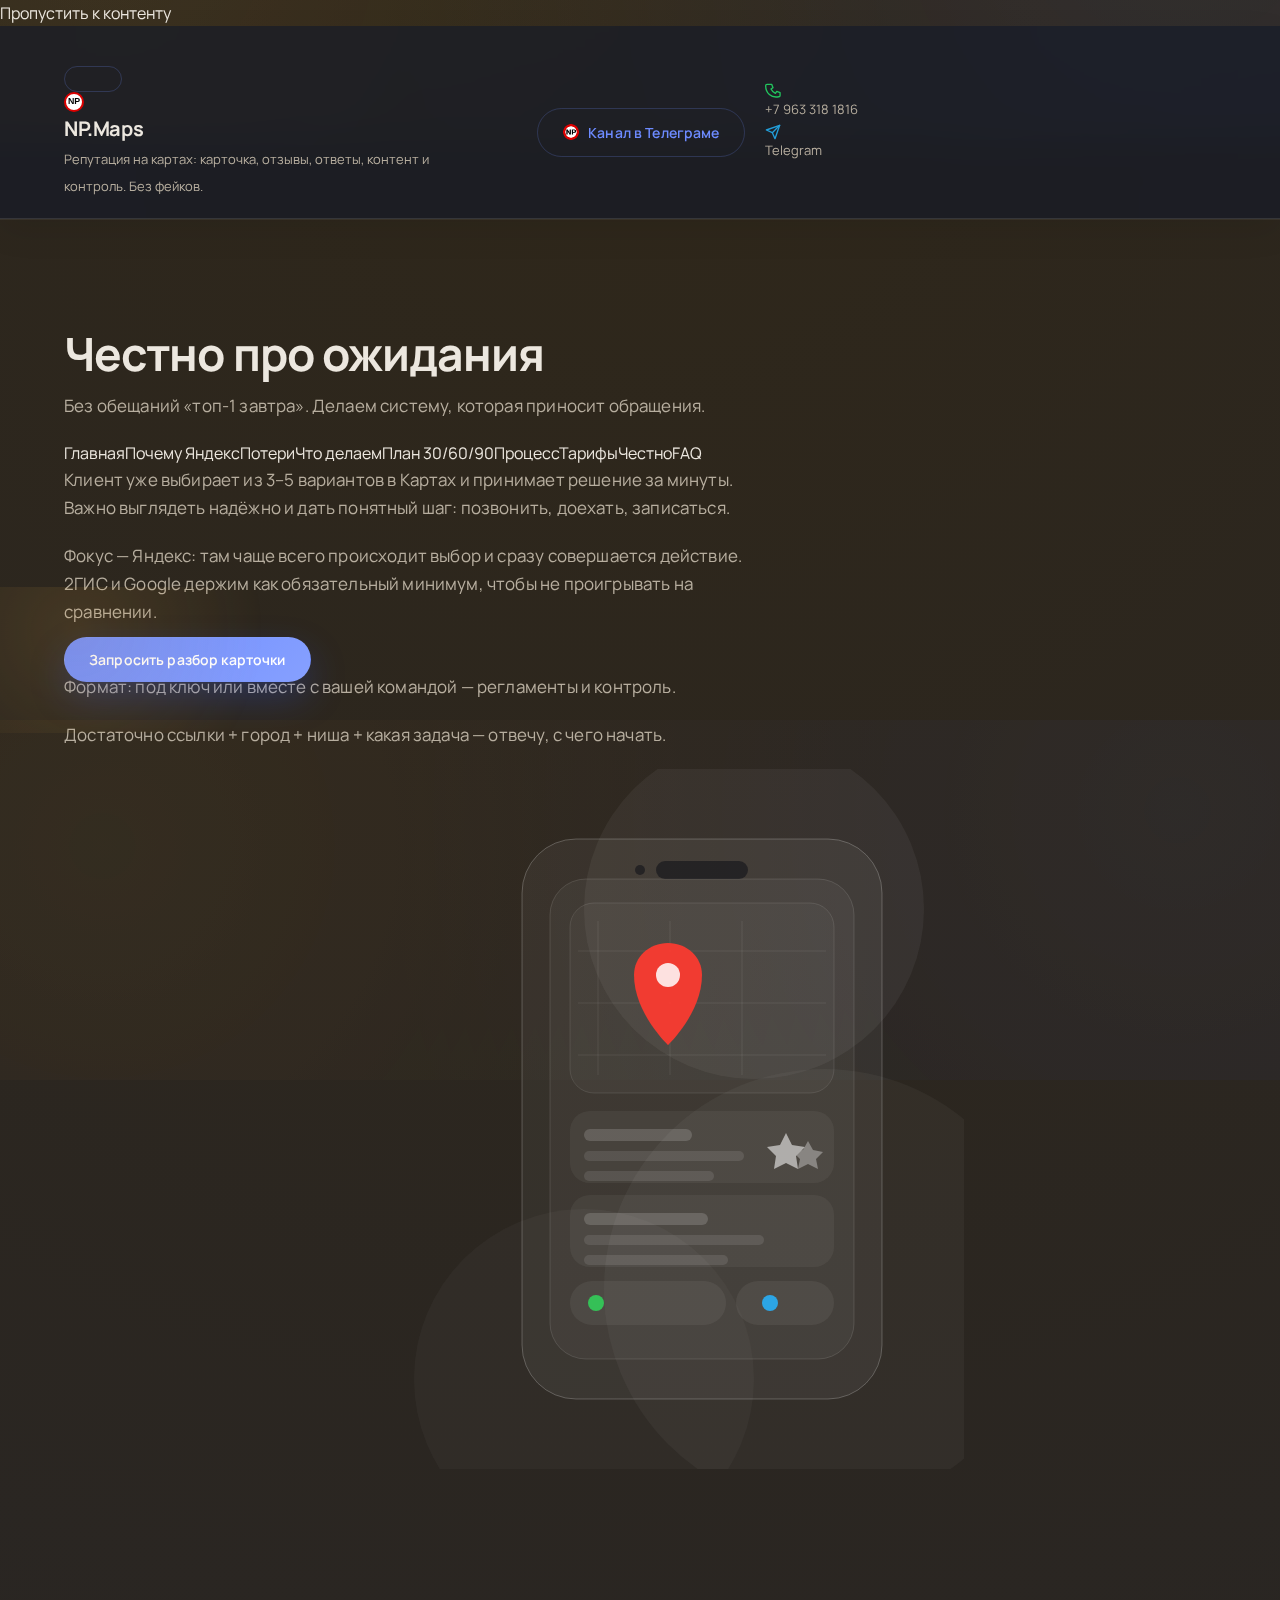
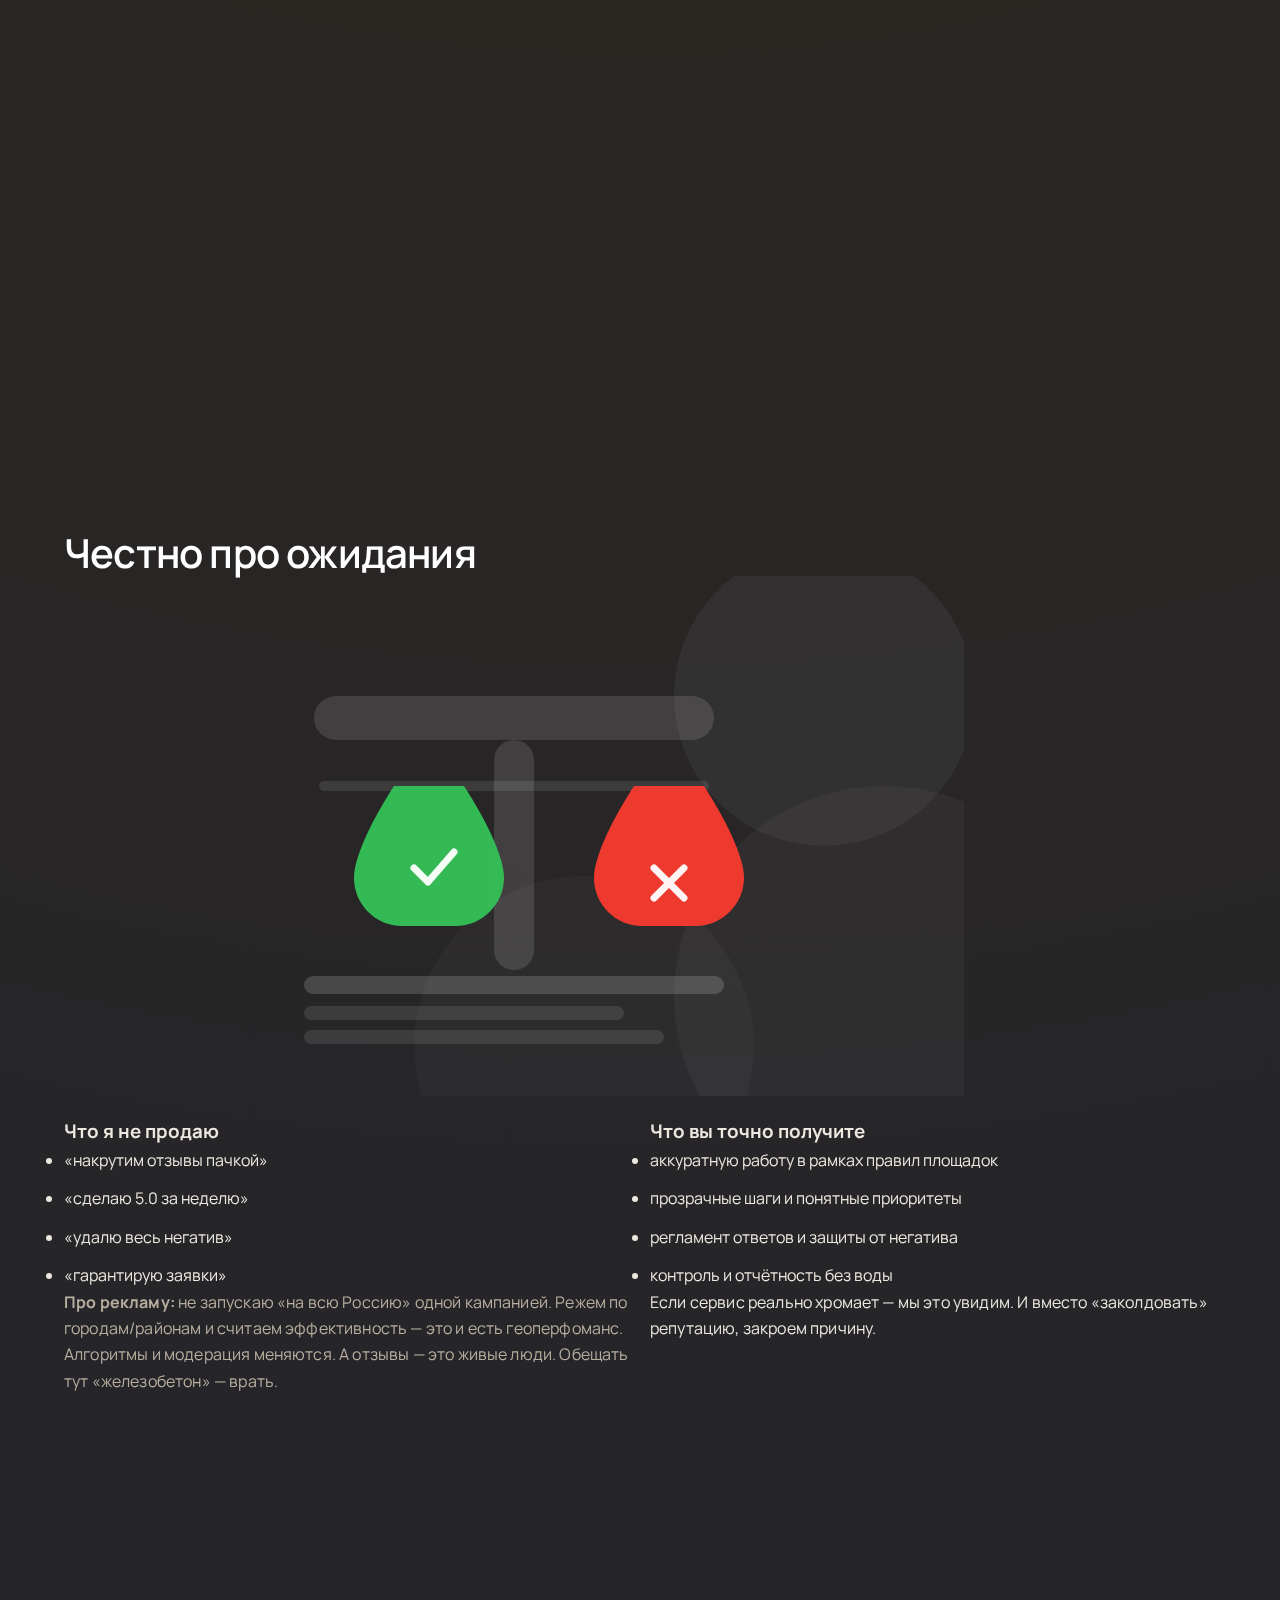
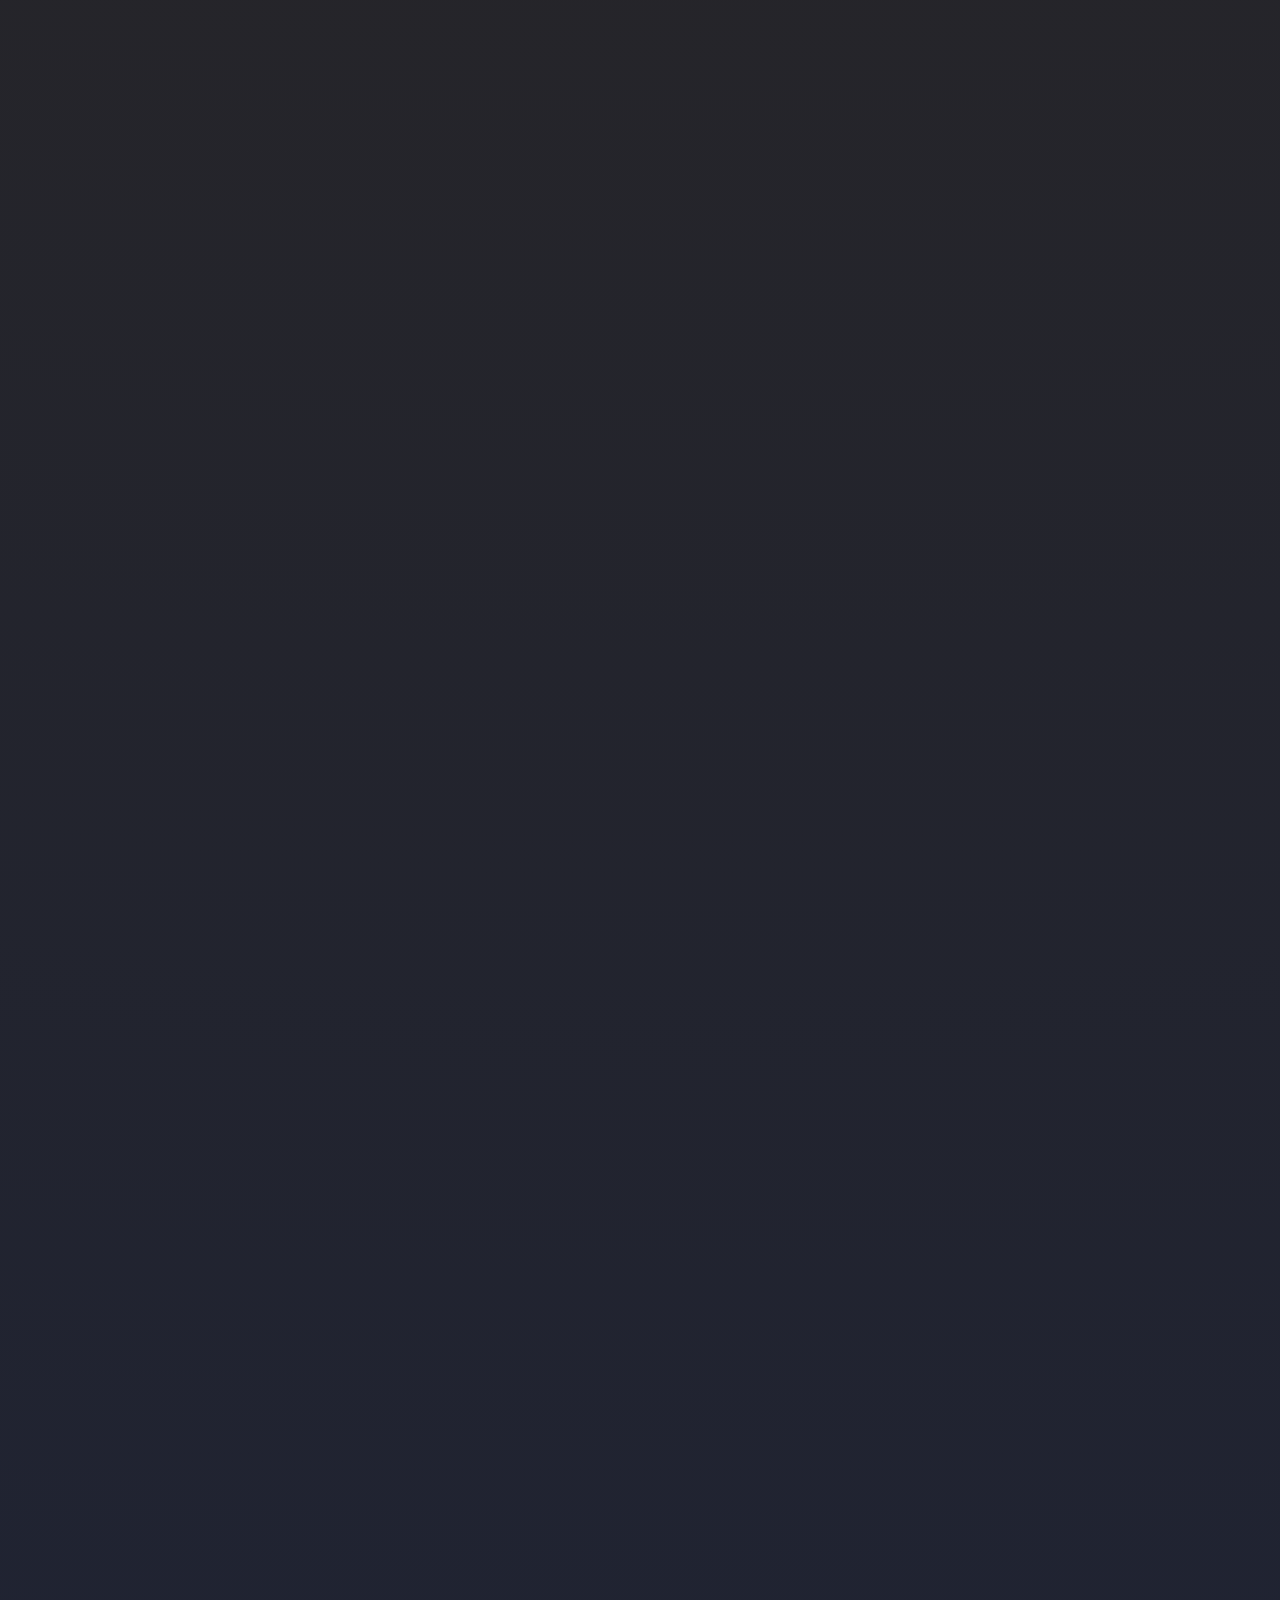
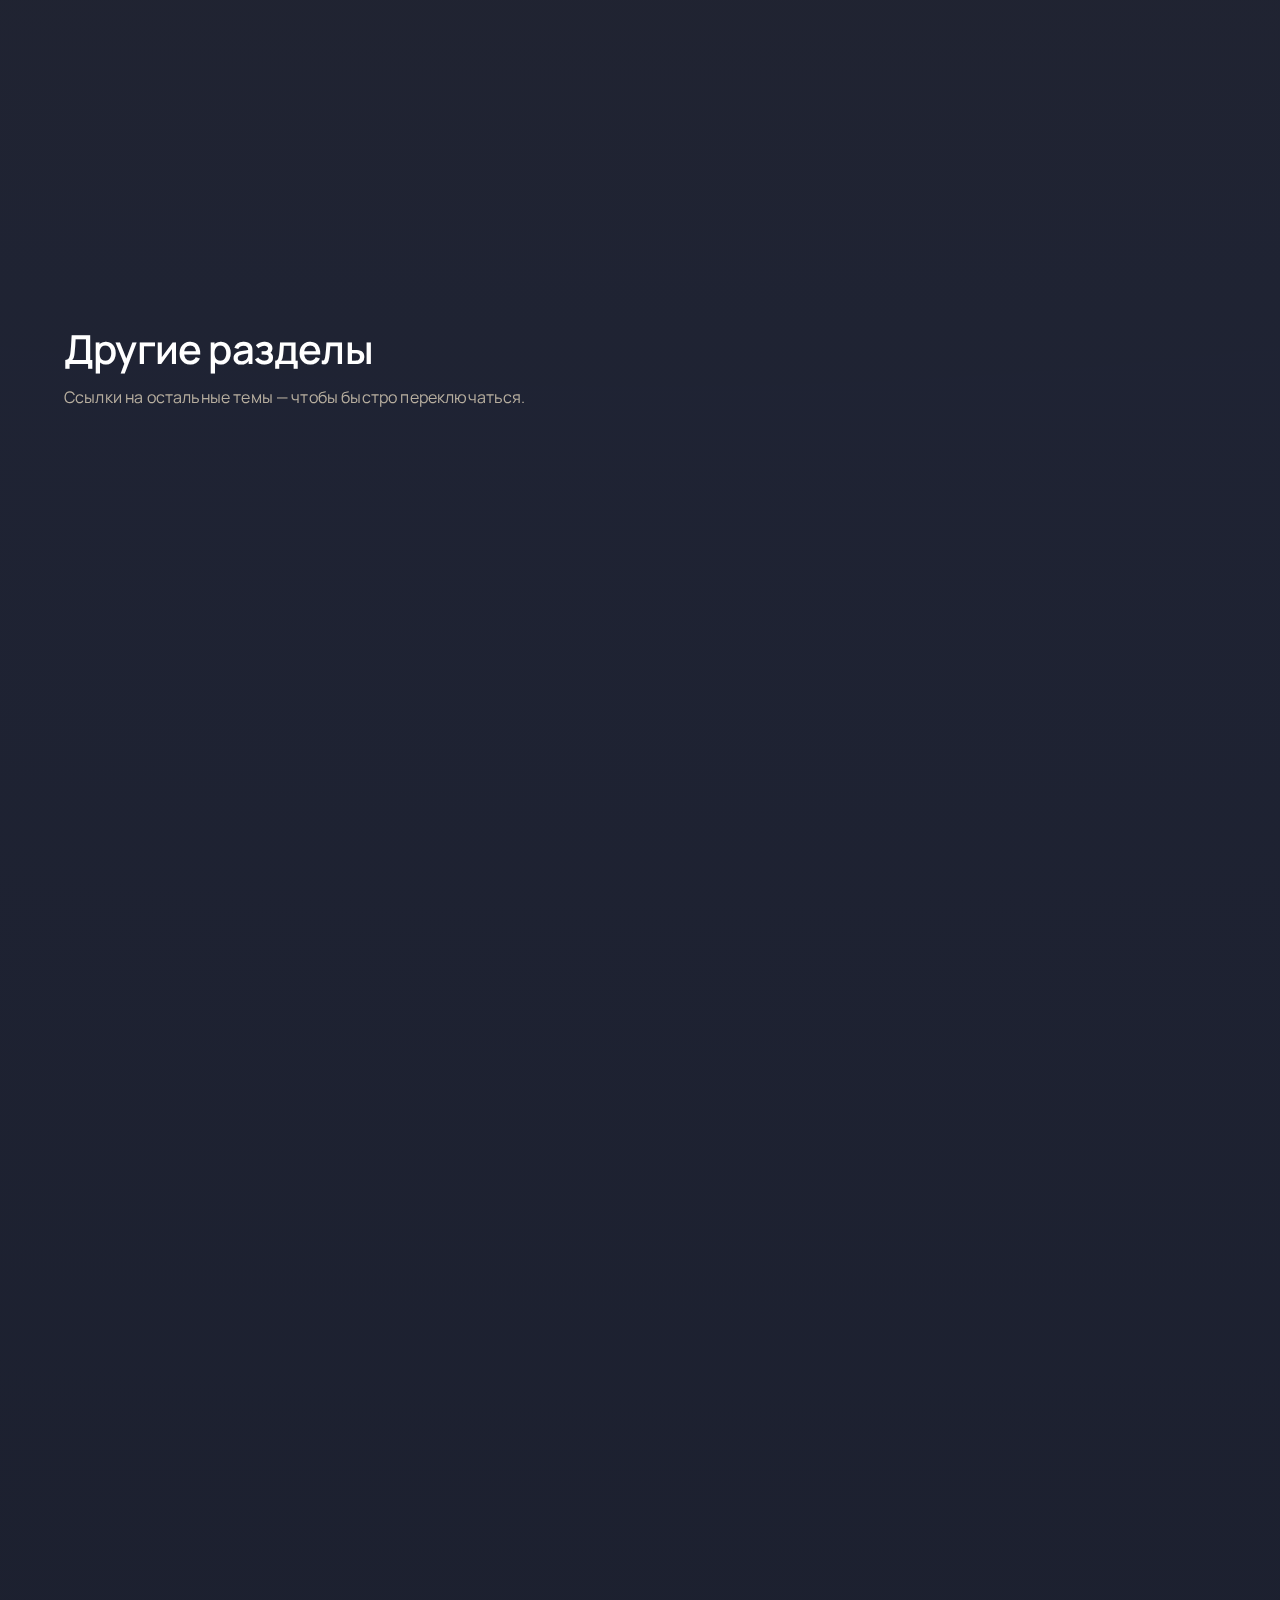
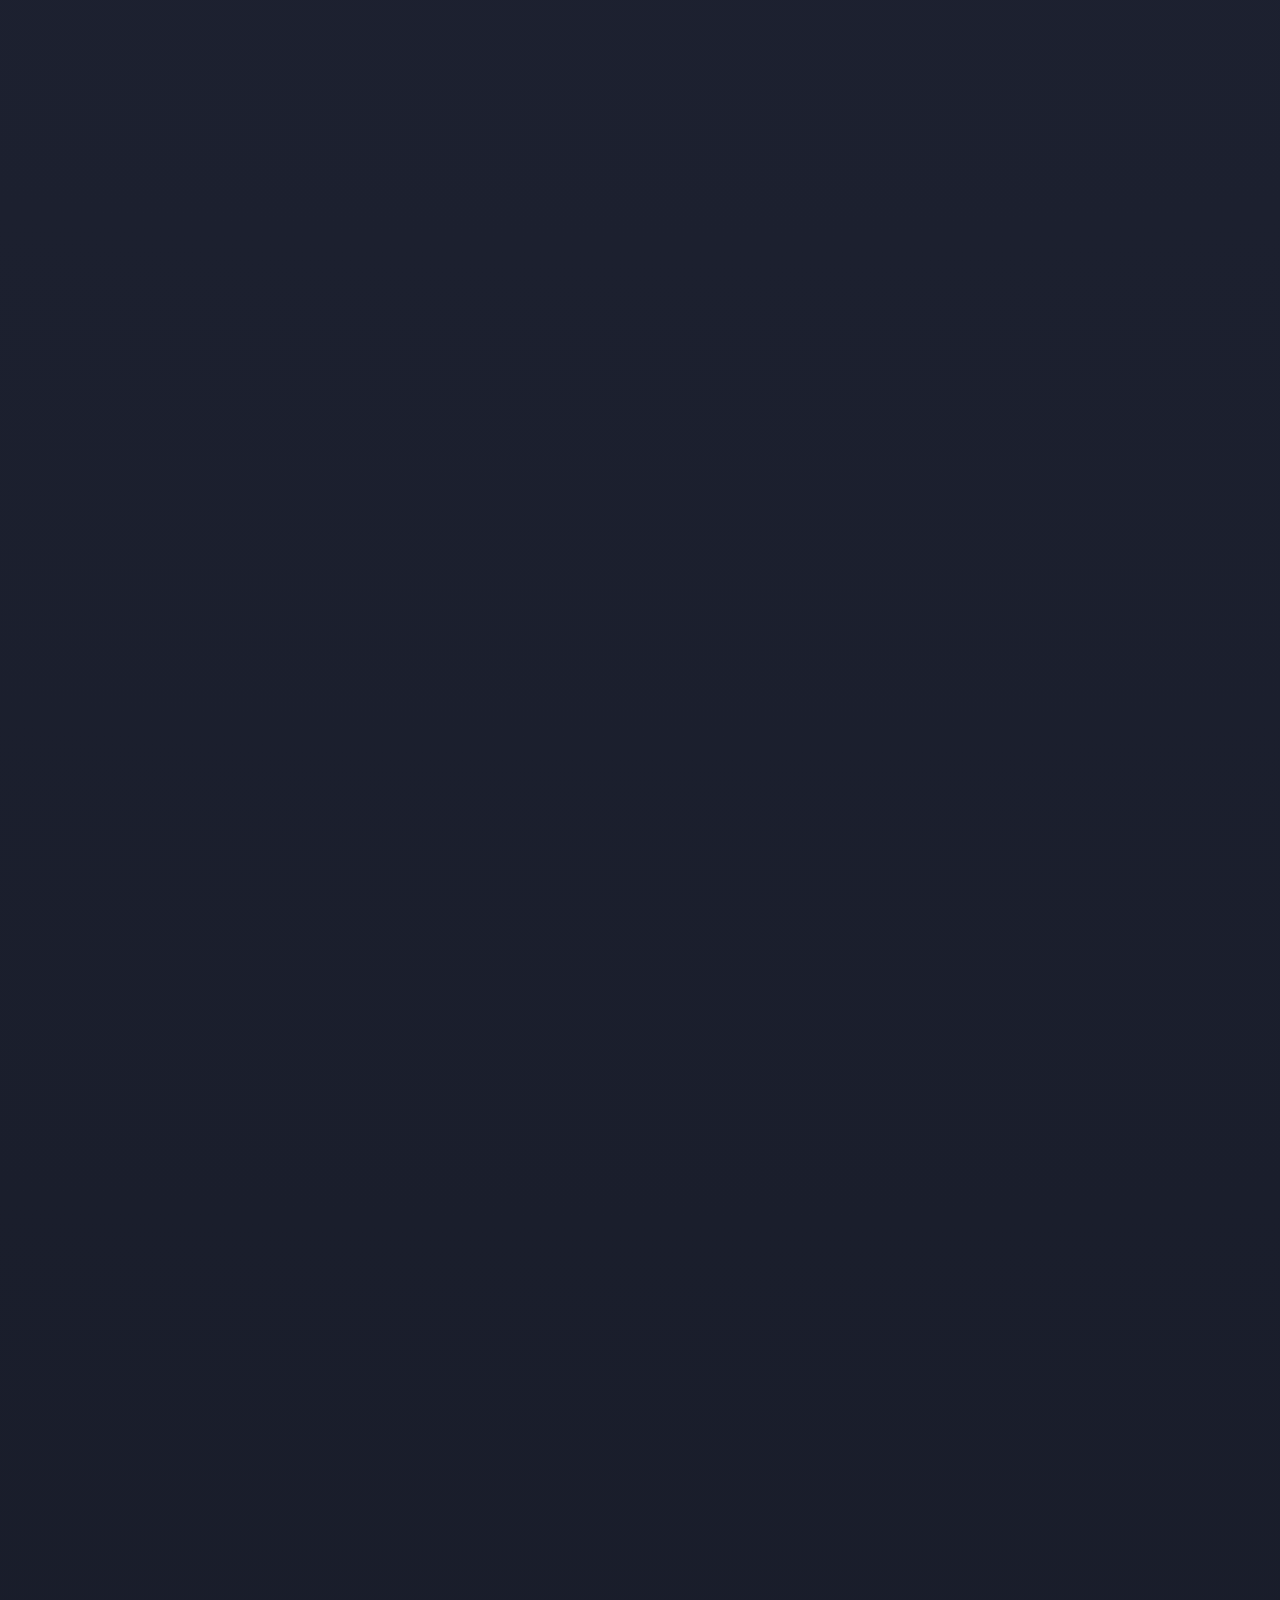
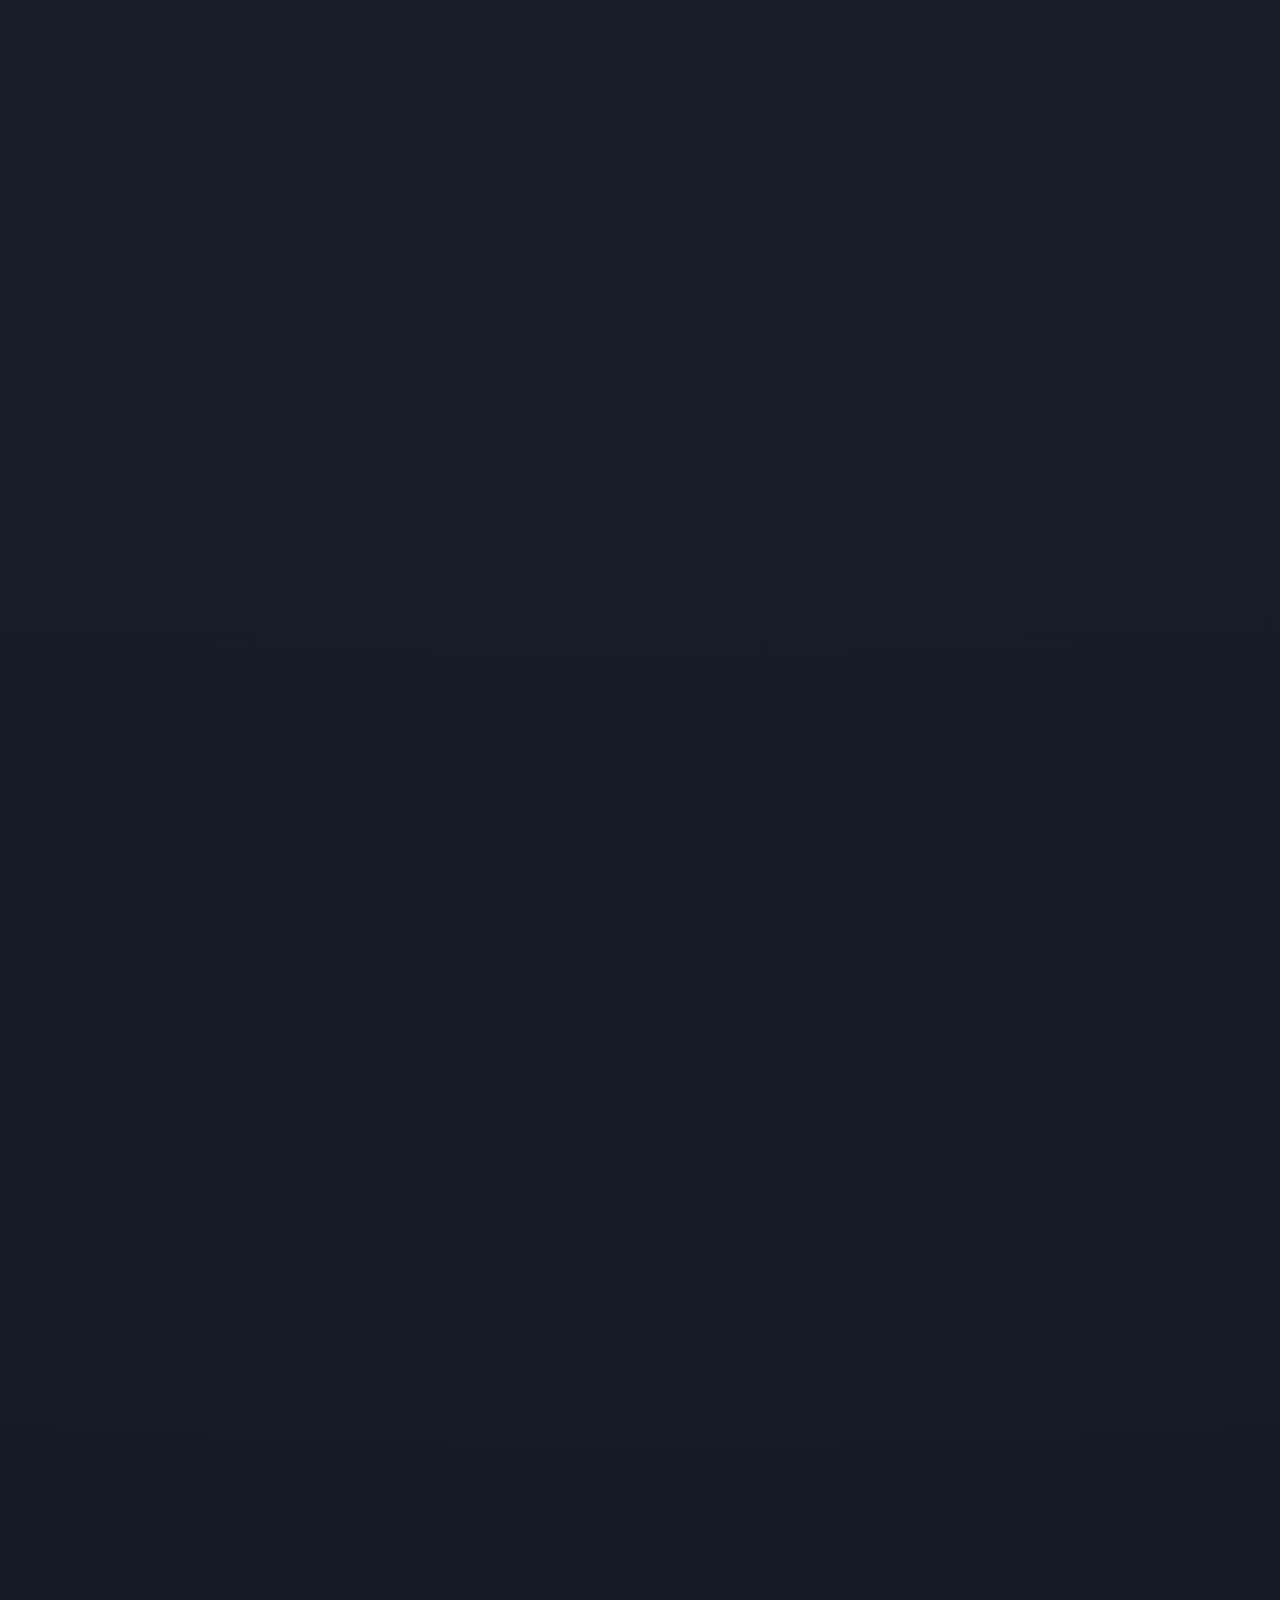
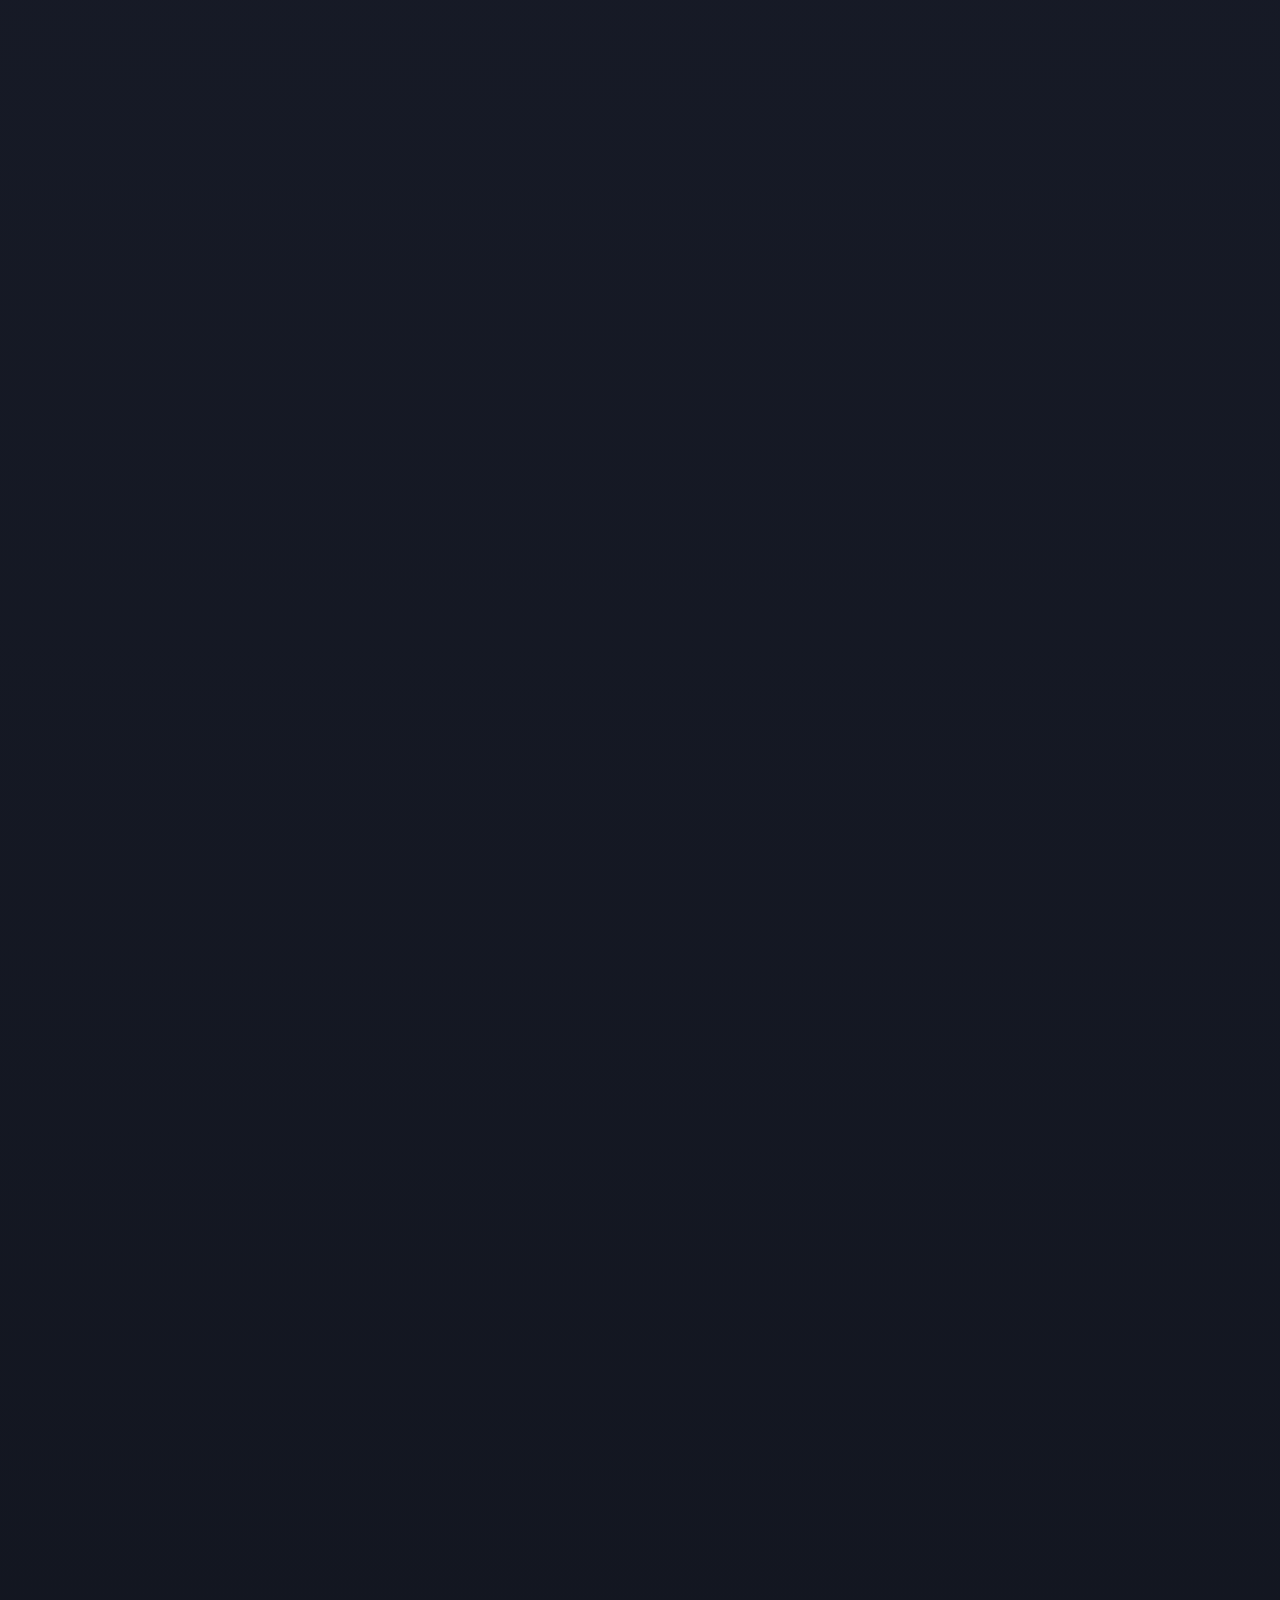
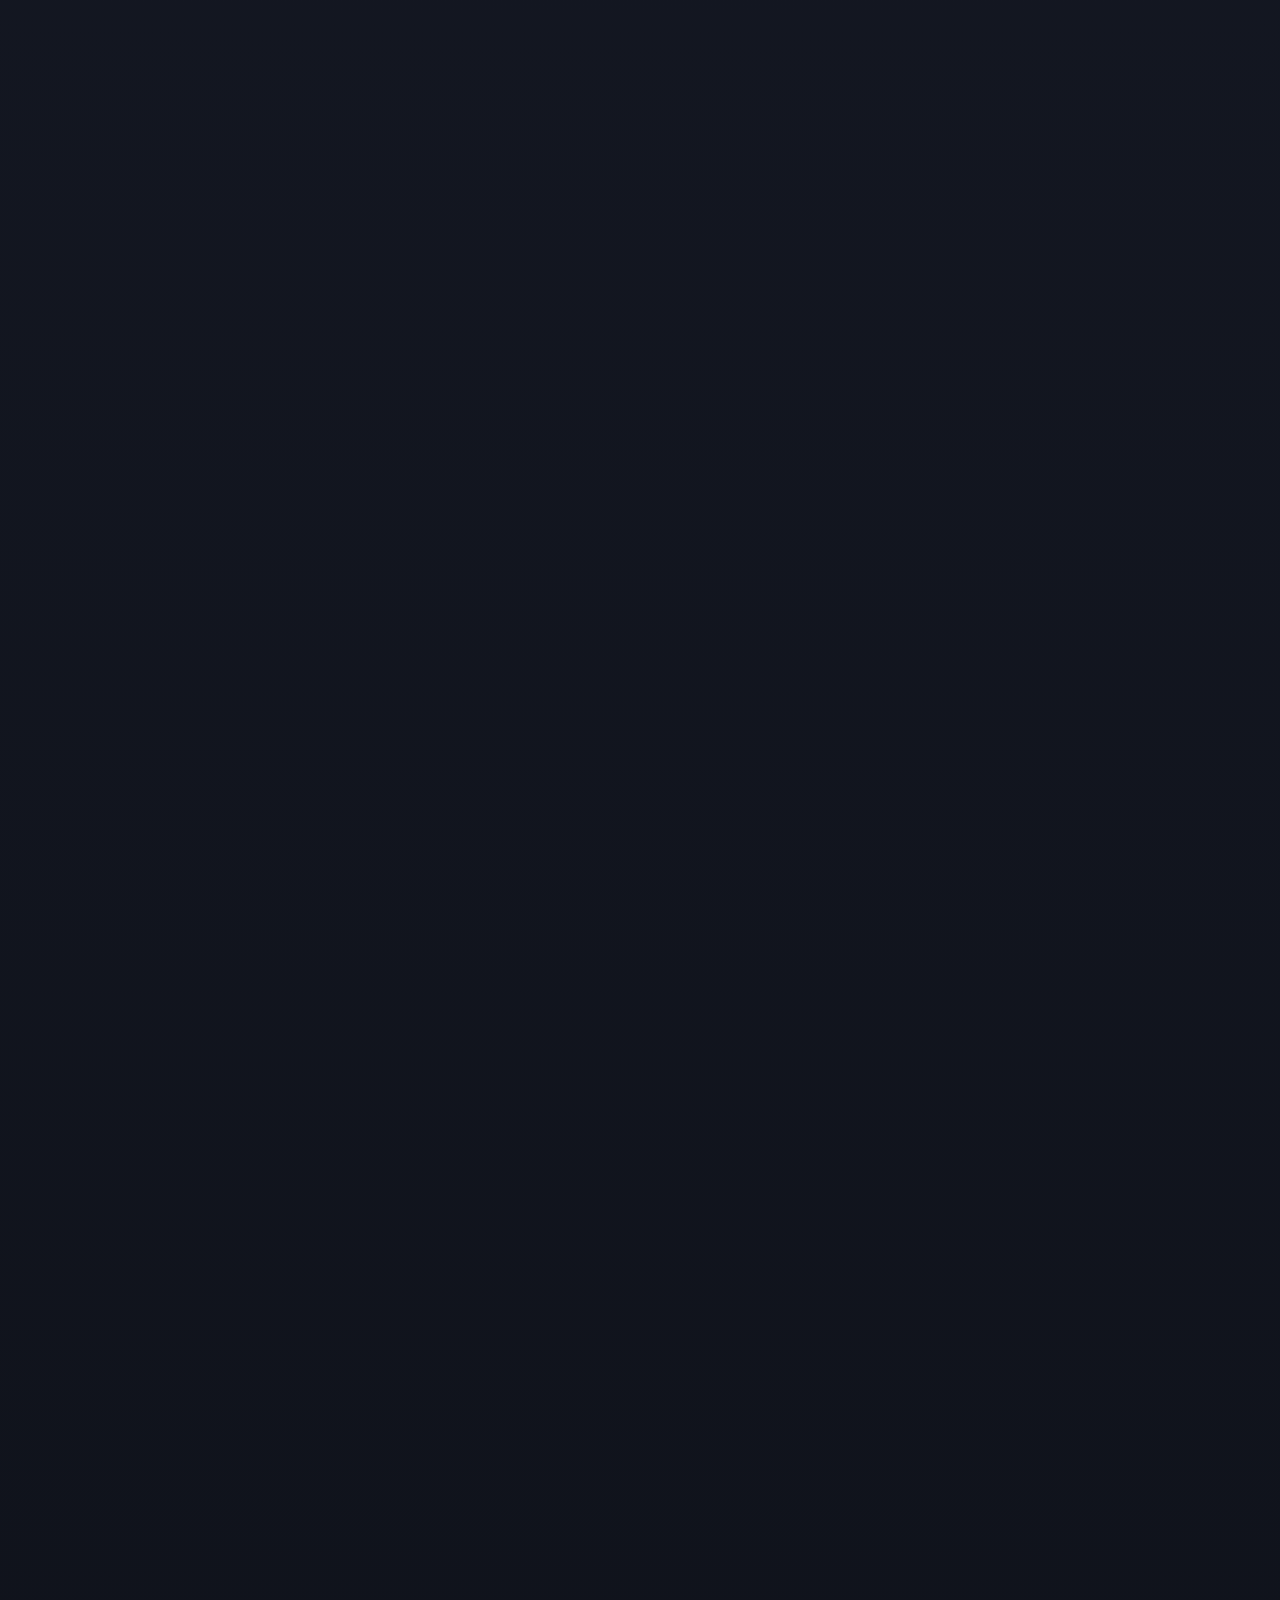
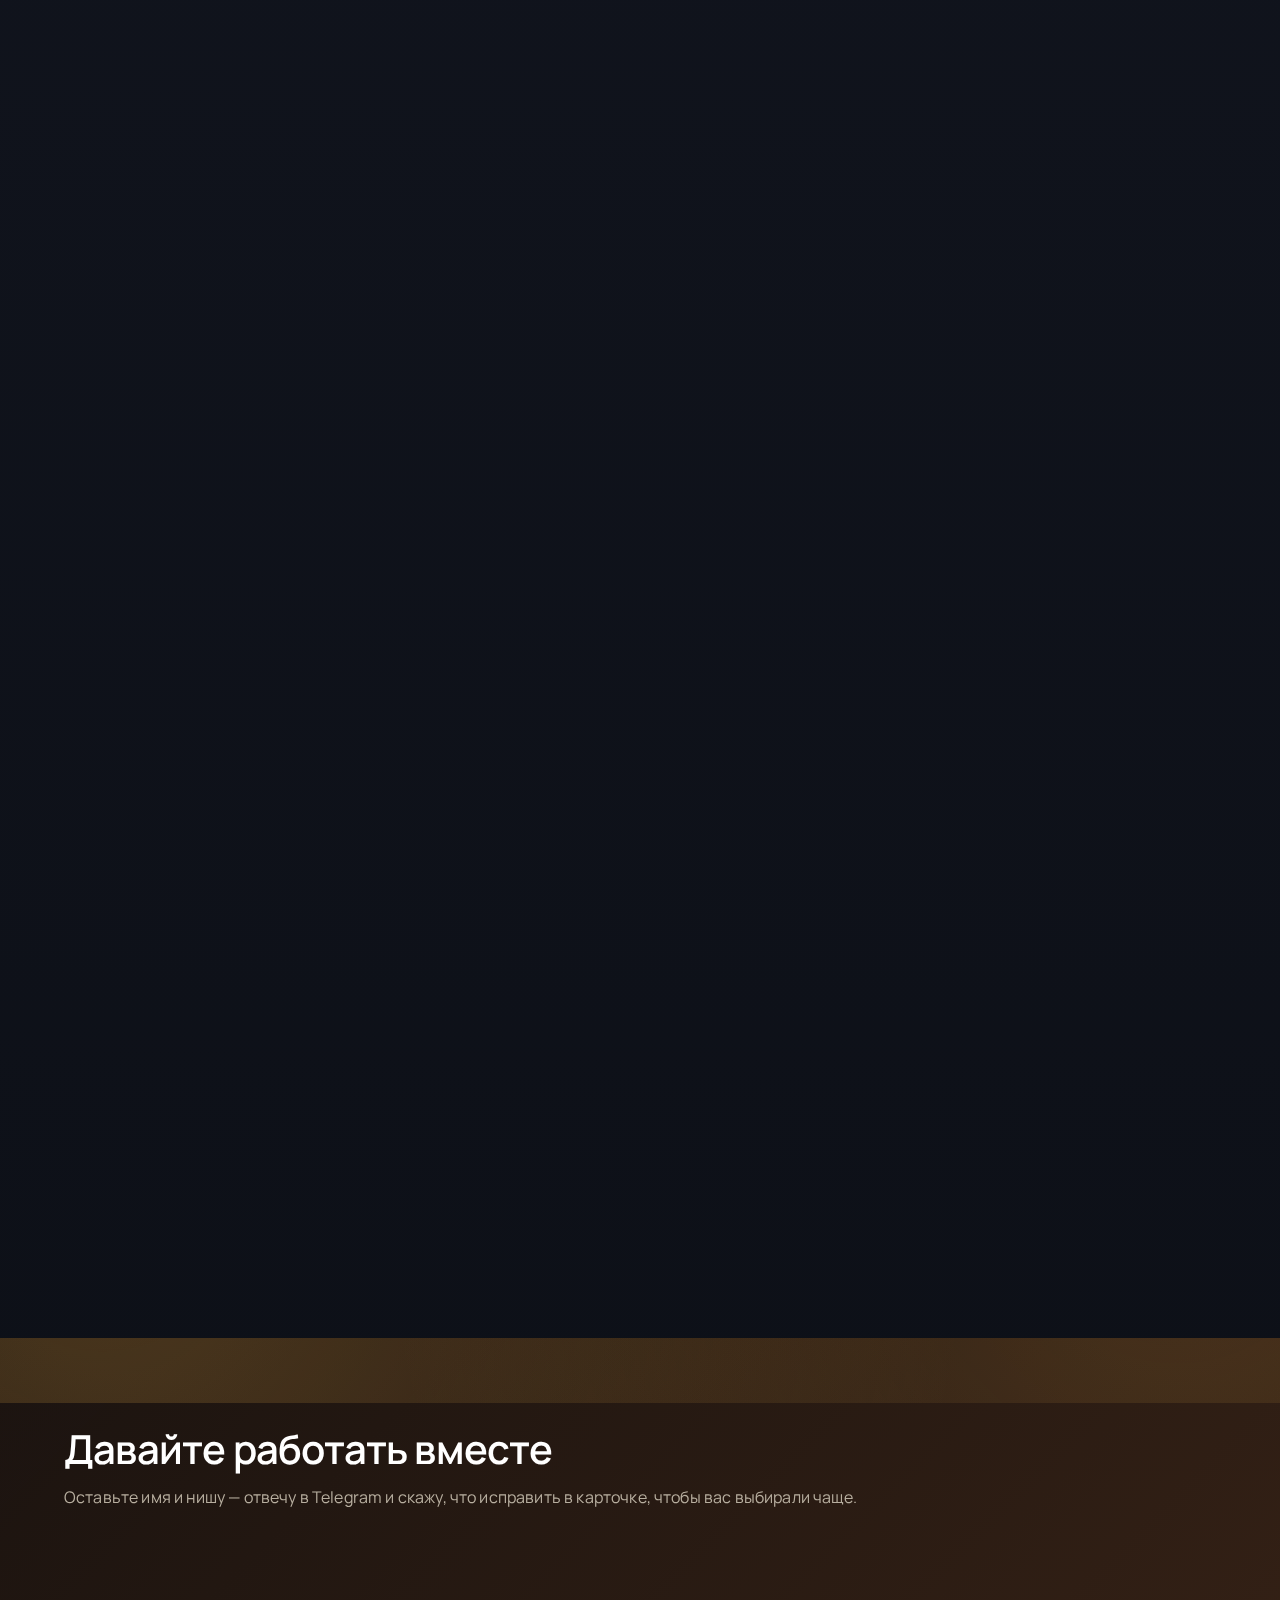
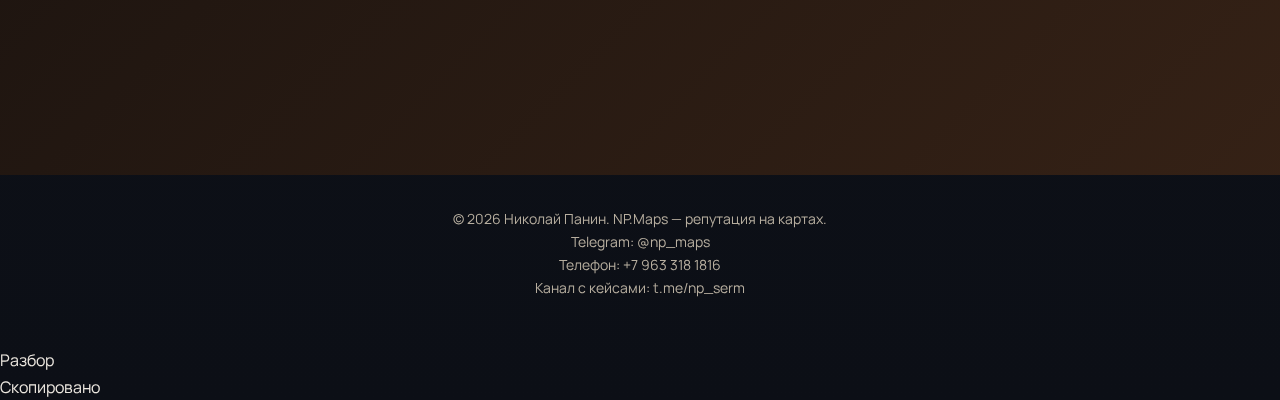
<file: honesty.html>
<!DOCTYPE html>

<html lang="ru">
<head>
<!-- BUILD: 20260122-11 -->
<meta charset="utf-8"/>
<meta content="width=device-width, initial-scale=1" name="viewport"/>
<meta content="#0c0f16" name="theme-color"/>
<script id="themeInit">(function(){try{var k='theme';var t=localStorage.getItem(k);if(t!=='light'&&t!=='dark'){t='dark';try{localStorage.setItem(k,t);}catch(e){}}document.documentElement.setAttribute('data-theme',t);var m=document.querySelector('meta[name="theme-color"]');if(m){m.setAttribute('content',t==='dark'?'#0c0f16':'#fbf7f1');}}catch(e){document.documentElement.setAttribute('data-theme','dark');var m2=document.querySelector('meta[name="theme-color"]');if(m2){m2.setAttribute('content','#0c0f16');}}})();</script><link href="/icons/favicon.ico" rel="icon" sizes="any"/>
<link href="/icons/favicon-32x32.png" rel="icon" sizes="32x32" type="image/png"/>
<link href="/icons/favicon-16x16.png" rel="icon" sizes="16x16" type="image/png"/>
<link href="/icons/icon.svg" rel="icon" type="image/svg+xml"/>
<link href="/icons/apple-touch-icon.png" rel="apple-touch-icon"/>
<link href="/manifest.webmanifest?v=20260122-11" rel="manifest"/>
<meta content="yes" name="apple-mobile-web-app-capable"/>
<meta content="default" name="apple-mobile-web-app-status-bar-style"/>
<meta content="NP.Maps" name="apple-mobile-web-app-title"/>
<meta content="Кому подходит/не подходит, как строю работу, почему со мной выгодно и что реально ожидать." name="description"/>
<title>Честно про ожидания | NP.Maps</title>
<link href="https://np-maps.ru/honesty" rel="canonical"/>
<meta content="NP.Maps — SERM на Яндекс Картах и Яндекс Бизнес" property="og:title"/>
<meta content="Упаковываем карточку, настраиваем работу с отзывами и контентом, держим репутацию под контролем. Без обещаний «5.0 за неделю»." property="og:description"/>
<meta content="https://np-maps.ru/og-image.png" property="og:image"/>
<meta content="NP.Maps — SERM на картах" property="og:image:alt"/>
<meta content="https://np-maps.ru/honesty.html" property="og:url"/>
<meta content="website" property="og:type"/>
<meta content="NP.Maps" property="og:site_name"/>
<meta content="summary_large_image" name="twitter:card"/>
<meta content="NP.Maps — SERM на Яндекс Картах и Яндекс Бизнес" name="twitter:title"/>
<meta content="Упаковываем карточку, настраиваем работу с отзывами и контентом, держим репутацию под контролем. Без накрутки." name="twitter:description"/>
<meta content="https://np-maps.ru/og-image.png" name="twitter:image"/>
<!-- Cache-busting for static assets (change version in one place) -->
<script>
  // Update this value on deploy to force browsers to fetch fresh CSS/JS
  window.__ASSET_V__ = '20260122-11';
</script>
<link href="/styles.css?v=20260122-11" rel="stylesheet"/>
<link href="/sitemap.xml" rel="sitemap" type="application/xml"/>
<link href="https://fonts.googleapis.com" rel="preconnect"/>
<link crossorigin="" href="https://fonts.gstatic.com" rel="preconnect"/>
<link href="https://fonts.googleapis.com/css2?family=Manrope:wght@400;600;700&amp;display=swap" rel="stylesheet"/>
<script type="application/ld+json">
    {
      "@context": "https://schema.org",
      "@type": "Person",
      "name": "Николай Панин",
      "url": "https://np-maps.ru/",
      "sameAs": ["https://t.me/np_maps", "https://t.me/np_serm"],
      "jobTitle": "SERM на картах (Яндекс Бизнес)",
      "knowsAbout": ["SERM", "Яндекс Бизнес", "репутация на картах", "локальный маркетинг", "работа с отзывами"]
    }
  </script>
<script type="application/ld+json">
    {
      "@context": "https://schema.org",
      "@type": "WebSite",
      "name": "NP.Maps — репутация на картах",
      "url": "https://np-maps.ru/"
    }
  </script>
<script type="application/ld+json">
  {
    "@context": "https://schema.org",
    "@type": "ProfessionalService",
    "name": "NP.Maps",
    "url": "https://np-maps.ru/",
    "telephone": "+7 963 318 1816",
    "areaServed": "RU",
    "serviceType": ["SERM на картах", "Яндекс Бизнес", "Работа с отзывами", "Ответы на негатив", "Контент для карточки"],
    "founder": {
      "@type": "Person",
      "name": "Николай Панин"
    },
    "sameAs": ["https://t.me/np_maps", "https://t.me/np_serm"]
  }
</script><script type="application/ld+json">{"@context":"https://schema.org","@type":"FAQPage","mainEntity":[{"@type":"Question","name":"Что конкретно вы делаете в SERM, кроме «отзывов»?","acceptedAnswer":{"@type":"Answer","text":"Выстраиваю систему доверия на картах: упаковка карточки (услуги/категории/описание/контент) → стратегия отзывов → ответы на негатив → мониторинг → отчётность."}},{"@type":"Question","name":"С каких площадок начинаем и почему?","acceptedAnswer":{"@type":"Answer","text":"Начинаем там, где у вас больше трафика и денег (часто Яндекс). 2ГИС/Google подключаю параллельно, если там есть аудитория или задача."}},{"@type":"Question","name":"Вы можете гарантировать рост клиентов / заявок / продаж?","acceptedAnswer":{"@type":"Answer","text":"Продажи гарантировать нельзя — влияют цена, сезон, конкуренты и обработка обращений. Гарантирую процесс: план, регулярные действия, контроль метрик и прозрачные отчёты."}},{"@type":"Question","name":"Какие результаты считаем нормальными и как их измеряем?","acceptedAnswer":{"@type":"Answer","text":"Смотрим цифры: показы/просмотры, звонки/клики/переходы, конверсия «просмотр → действие», рейтинг и качество отзывов, доля негатива и скорость реакции. Фиксируем «до/после»."}},{"@type":"Question","name":"Сколько времени нужно, чтобы увидеть первые сдвиги?","acceptedAnswer":{"@type":"Answer","text":"Обычно: 7–14 дней — порядок в карточке и первые сдвиги по действиям; 30 дней — стабилизация; 60–90 дней — системный эффект (доверие + отзывы + конверсия)."}},{"@type":"Question","name":"Что важнее сначала: упаковка карточки или отзывы?","acceptedAnswer":{"@type":"Answer","text":"Если карточка «сырая», отзывы работают хуже. Почти всегда сначала фундамент (упаковка), потом — активная стратегия отзывов."}},{"@type":"Question","name":"Почему у нас хороший рейтинг, но звонков мало?","acceptedAnswer":{"@type":"Answer","text":"Часто причина в витрине: слабые фото, неясно «что вы делаете» за 5 секунд, услуги/категории не попадают в спрос, нет сильного УТП и понятного следующего шага."}},{"@type":"Question","name":"Что вы будете менять в карточке?","acceptedAnswer":{"@type":"Answer","text":"То, что влияет на выбор: услуги/категории (чтобы попадать в выдачу), описание/УТП, фото/видео и порядок контента, ответы на вопросы, оформление «под конверсию»."}},{"@type":"Question","name":"Какие материалы нужны от нас на старте?","acceptedAnswer":{"@type":"Answer","text":"Минимум: ссылка на карточку, список услуг + цены/диапазоны (как есть), 10–30 фото (любые), ваши сильные стороны (скорость/гарантии/особенности)."}},{"@type":"Question","name":"Кто отвечает на отзывы: вы или администратор?","acceptedAnswer":{"@type":"Answer","text":"Два варианта: веду ответы под ключ или даю регламент/шаблоны и контролирую качество, а публикует ваш администратор."}},{"@type":"Question","name":"Как вы работаете с негативом и как быстро реагируете?","acceptedAnswer":{"@type":"Answer","text":"Негатив не лежит «неделю»: обычно реагируем в течение 24 часов. В большинстве случаев — грамотный ответ + фиксация решения. Удаление — только если есть основания по правилам."}},{"@type":"Question","name":"Вы можете удалить «несправедливый» отзыв?","acceptedAnswer":{"@type":"Answer","text":"Могу подготовить и провести оспаривание, если есть реальные основания (фейк, мат, персональные данные и т.п.). «Просто не нравится» — не основание."}},{"@type":"Question","name":"Какие риски: фильтры, снятие отзывов, бан?","acceptedAnswer":{"@type":"Answer","text":"Риски появляются при «в лоб»: резкие всплески, одинаковые тексты, подозрительные аккаунты. Работаю аккуратно: ровный темп, разные сценарии, человеческая логика, без серых схем."}},{"@type":"Question","name":"Как собираете новые отзывы безопасно?","acceptedAnswer":{"@type":"Answer","text":"Через систему запросов после услуги/покупки: скрипты для персонала, QR/ссылки, правильные точки контакта. Заранее задаём темы отзывов (сервис/качество/сроки/гарантия), чтобы это работало на выбор."}},{"@type":"Question","name":"Как часто отчёты и что в них будет?","acceptedAnswer":{"@type":"Answer","text":"Обычно 1–4 раза в месяц (зависит от формата). В отчёте: что сделали → что изменилось в цифрах → выводы → план следующего периода. По инцидентам/негативу — сразу."}}]}</script>
<meta content="ru_RU" property="og:locale"/><meta content="image/png" property="og:image:type"/><meta content="1200" property="og:image:width"/><meta content="630" property="og:image:height"/></head>
<body>
<a class="skip-link" href="#main-content">Пропустить к контенту</a>
<div aria-hidden="true" class="scroll-progress">
<span class="scroll-progress__bar"></span>
</div>
<header class="site-header">
<div class="container header-inner">
<div class="brand">
<button aria-label="Сменить тему" class="btn btn-outline theme-toggle" id="themeToggle" title="Светлая/тёмная тема" type="button"><svg aria-hidden="true" class="icon-sun" viewbox="0 0 24 24"><circle cx="12" cy="12" fill="none" r="4" stroke="currentColor" stroke-width="2"></circle><path d="M12 2v3M12 19v3M4.22 4.22l2.12 2.12M17.66 17.66l2.12 2.12M2 12h3M19 12h3M4.22 19.78l2.12-2.12M17.66 6.34l2.12-2.12" fill="none" stroke="currentColor" stroke-linecap="round" stroke-width="2"></path></svg><svg aria-hidden="true" class="icon-moon" viewbox="0 0 24 24"><path d="M21 13.2A7.5 7.5 0 1 1 10.8 3a6 6 0 0 0 10.2 10.2Z" fill="none" stroke="currentColor" stroke-linejoin="round" stroke-width="2"></path></svg></button>
<div class="logo">
<span class="logo-title"><img alt="NP.Maps" aria-hidden="true" class="logo-mark" decoding="async" height="20" src="/icons/icon.svg?v=20260122-11" width="20"/>NP.Maps</span>
<span class="logo-subtitle">Репутация на картах: карточка, отзывы, ответы, контент и контроль. Без фейков.</span>
</div>
</div>
<div class="header-actions">
<a class="btn btn-outline header-cta header-cta--withicon" data-track="header_tg" href="https://t.me/np_serm" rel="noreferrer" target="_blank"><img alt="" class="cta-ico" decoding="async" height="18" loading="lazy" src="/icons/np-avatar-64.png" width="18"/>Канал в Телеграме</a>
<div class="contacts">
<a class="contact-link" data-copy="+7 963 318 1816" data-track="phone_click" href="tel:+79633181816"><img alt="" class="contact-ico" decoding="async" height="16" loading="lazy" src="/icons/phone.svg?v=20260122-11" width="16"/>+7 963 318 1816</a>
<a class="contact-link" data-copy="https://t.me/np_maps" data-track="tg_click" href="https://t.me/np_maps" rel="noreferrer" target="_blank"><img alt="" class="contact-ico" decoding="async" height="16" loading="lazy" src="/icons/telegram.svg?v=20260122-11" width="16"/>Telegram</a>
</div>
</div>
</div>
</header>
<main id="main-content">
<section class="section hero" id="hero">
<div class="container">
<div class="hero-top">
<div class="hero-head">
<h1>Честно про ожидания</h1>
<p class="hero-kicker">Без обещаний «топ‑1 завтра». Делаем систему, которая приносит обращения.</p><div class="page-links"><a class="pill-link" href="/">Главная</a><a class="pill-link" href="/why-yandex">Почему Яндекс</a><a class="pill-link" href="/losses">Потери</a><a class="pill-link" href="/system">Что делаем</a><a class="pill-link" href="/plan">План 30/60/90</a><a class="pill-link" href="/process">Процесс</a><a class="pill-link" href="/pricing">Тарифы</a><a class="pill-link" href="/honesty">Честно</a><a class="pill-link" href="/faq">FAQ</a></div>
<p class="lead">Клиент уже выбирает из 3–5 вариантов в Картах и принимает решение за минуты. Важно выглядеть надёжно и дать понятный шаг: позвонить, доехать, записаться.</p>
<p class="muted">Фокус — Яндекс: там чаще всего происходит выбор и сразу совершается действие. 2ГИС и Google держим как обязательный минимум, чтобы не проигрывать на сравнении.</p>
<a class="btn btn-primary" data-track="hero_tg" href="https://t.me/np_maps" rel="noreferrer" target="_blank">Запросить разбор карточки</a>
<p class="hero-format">Формат: под ключ или вместе с вашей командой — регламенты и контроль.</p>
<p class="muted">Достаточно ссылки + город + ниша + какая задача — отвечу, с чего начать.</p>
</div>
<div aria-hidden="true" class="hero-visual">
<img alt="" class="theme-art" data-src-dark="/assets/illustrations/hero-visual-dark.svg" data-src-light="/assets/illustrations/hero-visual-light.svg" decoding="async" fetchpriority="high" loading="eager" src="/assets/illustrations/hero-visual-dark.svg"/>
</div>
</div>
<div class="hero-grid">
<article class="card">
<h3>Типовые проблемы</h3>
<ul>
<li>отзывов мало — и они «не про страхи клиента»</li>
<li>негатив висит без ответа</li>
<li>фото слабые или случайные</li>
<li>услуги/цены неясны — клиент не понимает «за что платить»</li>
</ul>
</article>
<article class="card">
<h3>Что вы получите</h3>
<ul>
<li>карточку, которую удобно сравнивать — и приятно выбирать</li>
<li>процесс сбора отзывов (без накрутки)</li>
<li>регламент ответов на отзывы и вопросы</li>
<li>контент, который подтверждает качество</li>
<li>если подключаем продвижение — геоперфоманс: районы/города, бюджет туда, где есть заявки</li>
<li>отчётность по географии: где растут звонки/маршруты/переходы</li>
</ul>
</article>
<article class="card">
<h3>Как стартуем</h3>
<ol>
<li>15 минут: цели, города, конкуренты</li>
<li>диагностика карточки и витрины</li>
<li>план на 30 дней + стоимость</li>
</ol>
</article>
</div>
</div>
</section>
<section class="section honesty" id="honesty">
<div class="container">
<div class="section-head"><h2>Честно про ожидания</h2><div aria-hidden="true" class="section-illus-wrap"><img alt="" class="theme-art section-illus-img" data-src-dark="/assets/illustrations/blocks/honesty-dark.svg" data-src-light="/assets/illustrations/blocks/honesty-light.svg" decoding="async" loading="lazy" src="/assets/illustrations/blocks/honesty-dark.svg"/></div></div>
<div class="honesty-grid">
<div>
<h3>Что я не продаю</h3>
<ul>
<li>«накрутим отзывы пачкой»</li>
<li>«сделаю 5.0 за неделю»</li>
<li>«удалю весь негатив»</li>
<li>«гарантирую заявки»</li>
</ul>
<p class="muted"><strong>Про рекламу:</strong> не запускаю «на всю Россию» одной кампанией. Режем по городам/районам и считаем эффективность — это и есть геоперфоманс.</p>
<p class="muted">Алгоритмы и модерация меняются. А отзывы — это живые люди. Обещать тут «железобетон» — врать.</p>
</div>
<div>
<h3>Что вы точно получите</h3>
<ul>
<li>аккуратную работу в рамках правил площадок</li>
<li>прозрачные шаги и понятные приоритеты</li>
<li>регламент ответов и защиты от негатива</li>
<li>контроль и отчётность без воды</li>
</ul>
<p>Если сервис реально хромает — мы это увидим. И вместо «заколдовать» репутацию, закроем причину.</p>
</div>
</div>
<div class="honesty-extra-grid">
<article class="card">
<h3>Бесплатный разбор — без продажи в лоб</h3>
<p class="muted">Если я написал вам первым — значит уже увидел, что в карточке проседает выбор. Могу коротко показать, что исправить в первую очередь.</p>
<ul class="mini-list">
<li>1–2 ключевые ошибки в карточке и как их чинить</li>
<li>куда утекают звонки/маршруты</li>
<li>что даст самый быстрый прирост</li>
</ul>
</article>
<article class="card">
<h3>Почему со мной выгодно</h3>
<p class="muted">Агентства часто стоят дороже не потому что «лучше», а потому что у них накладные: офис, штат, менеджеры, реклама, бухгалтерия.</p>
<ul class="mini-list">
<li>общение напрямую со мной — без «передам дизайнеру»</li>
<li>я сам делаю визуал + тексты + аналитику, без разрыва между «красиво» и «продаёт»</li>
<li>всё фиксируется: презентация, текстовое КП, чек‑лист шагов и отчётность</li>
</ul>
<p class="muted">И да: у меня есть отдельный рабочий аккаунт и нормальная дисциплина по срокам/ответам.</p>
</article>
</div>
<div class="about-me card">
<div class="about-me__media">
<picture>
<source srcset="/assets/about/nikolay.webp" type="image/webp"/>
<img alt="Николай Панин" decoding="async" height="640" loading="lazy" src="/assets/about/nikolay.png" width="640"/>
</picture>
</div>
<div class="about-me__content">
<h3>Кто я</h3>
<div aria-label="Коротко обо мне" class="about-badges">
<span class="about-badge"><span class="about-badge__dot"></span>Санкт‑Петербург</span>
<span class="about-badge"><span class="about-badge__dot"></span>10+ лет в дизайне</span>
<span class="about-badge"><span class="about-badge__dot"></span>реклама/аналитика с 2019</span>
<span class="about-badge"><span class="about-badge__dot"></span>GeoPerformance с 2025</span>
</div>
<p>Николай Панин, 26 лет. Всё началось с «умеешь? помоги» — и я втянулся в упаковку и продвижение.</p>
<ul class="mini-list">
<li>с 15 лет — Photoshop, 3ds Max, визуал и упаковка</li>
<li>в 17 — раскрутка сообществ ВК/ТГ</li>
<li>в 18 — первый продающий сайт</li>
<li>с 19 — реклама и аналитика: что даёт лид, а что просто «красиво»</li>
</ul>
<p class="muted"><strong>С 2025 года</strong> — профессионально веду карты и геоперфоманс: чтобы вас выбирали рядом и быстро.</p>
<p class="punchline"><strong>Я не «пакет услуг».</strong> Я смотрю на карточку как на продажи: что мешает выбору и что ускоряет звонки/маршруты/записи — и делаю.</p>
</div>
</div>
<div class="fit-grid"><article class="card"><h3>Кому подходит</h3><ul class="mini-list"><li>есть офлайн‑точка или зона обслуживания на карте</li><li>нужен стабильный поток обращений: звонки / маршруты / записи</li><li>важна репутация: рейтинг, отзывы, ответы</li><li>ниши: бьюти, медицина, сервисы, юристы, общепит, локальные услуги и т.д.</li></ul></article><article class="card"><h3>Кому не подойдёт</h3><ul class="mini-list"><li>у вас нет точки/географии — всё полностью онлайн и «на карте» вас не ищут</li><li>вы ждёте гарантии «топ‑1 завтра» и волшебных кнопок</li><li>нет даже первых клиентов/обращений — сначала надо собрать базу (обсуждаемо, но это другой старт)</li></ul></article></div>
</div>
</section>
<section class="section" id="pages">
<div class="container">
<h2>Другие разделы</h2>
<p class="muted">Ссылки на остальные темы — чтобы быстро переключаться.</p>
<div class="pages-grid">
<a class="card page-card" href="/why-yandex">
<span aria-hidden="true" class="page-ico">
<svg fill="none" stroke="currentColor" stroke-linecap="round" stroke-linejoin="round" stroke-width="2" viewbox="0 0 24 24">
<path d="M12 21s7-4.5 7-11a7 7 0 0 0-14 0c0 6.5 7 11 7 11Z"></path><circle cx="12" cy="10" r="2.5"></circle>
</svg>
</span>
<span class="page-meta">
<h3>Почему Яндекс</h3>
<p class="muted">Колдунщик, предустановка, «рядом». Почему выбор происходит прямо в карточке.</p>
</span>
<span aria-hidden="true" class="page-arrow">→</span>
</a>
<a class="card page-card" href="/losses">
<span aria-hidden="true" class="page-ico">
<svg fill="none" stroke="currentColor" stroke-linecap="round" stroke-linejoin="round" stroke-width="2" viewbox="0 0 24 24">
<path d="M12 9v4"></path><path d="M12 17h.01"></path><path d="M10.3 3.3 2.8 16.2A2 2 0 0 0 4.5 19h15a2 2 0 0 0 1.7-2.8L13.7 3.3a2 2 0 0 0-3.4 0Z"></path>
</svg>
</span>
<span class="page-meta">
<h3>Потери</h3>
<p class="muted">Где вы теряете выбор ещё до звонка: доверие, понятность, шаг к действию.</p>
</span>
<span aria-hidden="true" class="page-arrow">→</span>
</a>
<a class="card page-card" href="/system">
<span aria-hidden="true" class="page-ico">
<svg fill="none" stroke="currentColor" stroke-linecap="round" stroke-linejoin="round" stroke-width="2" viewbox="0 0 24 24">
<path d="M5 6h14"></path><path d="M5 12h10"></path><path d="M5 18h14"></path><circle cx="19" cy="12" r="2"></circle>
</svg>
</span>
<span class="page-meta">
<h3>Что делаем</h3>
<p class="muted">4 опоры: фундамент, отзывы, ответы, контент. Делает карточку «выборной».</p>
</span>
<span aria-hidden="true" class="page-arrow">→</span>
</a>
<a class="card page-card" href="/plan">
<span aria-hidden="true" class="page-ico">
<svg fill="none" stroke="currentColor" stroke-linecap="round" stroke-linejoin="round" stroke-width="2" viewbox="0 0 24 24">
<rect height="16" rx="2" width="16" x="4" y="5"></rect><path d="M8 3v4"></path><path d="M16 3v4"></path><path d="M4 11h16"></path><path d="M8 15h2"></path><path d="M12 15h2"></path>
</svg>
</span>
<span class="page-meta">
<h3>План 30/60/90</h3>
<p class="muted">Порядок работ: что правим сначала, что потом. Без хаоса и «разовой прокачки».</p>
</span>
<span aria-hidden="true" class="page-arrow">→</span>
</a>
<a class="card page-card" href="/process">
<span aria-hidden="true" class="page-ico">
<svg fill="none" stroke="currentColor" stroke-linecap="round" stroke-linejoin="round" stroke-width="2" viewbox="0 0 24 24">
<path d="M4 6h10"></path><path d="M4 12h14"></path><path d="M4 18h8"></path><path d="M18 6l2 2-2 2"></path><path d="M16 12l2 2-2 2"></path>
</svg>
</span>
<span class="page-meta">
<h3>Процесс</h3>
<p class="muted">Как идём по шагам: старт → аудит → внедрение → контроль → отчёт.</p>
</span>
<span aria-hidden="true" class="page-arrow">→</span>
</a>
<a class="card page-card" href="/pricing">
<span aria-hidden="true" class="page-ico">
<svg fill="none" stroke="currentColor" stroke-linecap="round" stroke-linejoin="round" stroke-width="2" viewbox="0 0 24 24">
<path d="M20 7H7a2 2 0 0 0-2 2v8a2 2 0 0 0 2 2h13"></path><path d="M16 7V5a2 2 0 0 0-2-2H6a2 2 0 0 0-2 2v12"></path><path d="M18 12h2"></path>
</svg>
</span>
<span class="page-meta">
<h3>Тарифы</h3>
<p class="muted">3 формата работы + опции‑ускорители. Понятно, за что платите.</p>
</span>
<span aria-hidden="true" class="page-arrow">→</span>
</a>
<a class="card page-card" href="/">
<span aria-hidden="true" class="page-ico"><svg fill="none" height="24" stroke="currentColor" stroke-linecap="round" stroke-linejoin="round" stroke-width="2" viewbox="0 0 24 24" width="24">
<path d="M3 10.5 12 3l9 7.5"></path>
<path d="M5 10v10a1 1 0 0 0 1 1h4v-6h4v6h4a1 1 0 0 0 1-1V10"></path>
</svg></span>
<span class="page-meta">
<h3>Вернуться на главную</h3>
<p class="muted">К началу: кратко о смысле, разделах и как начать.</p>
</span>
<span aria-hidden="true" class="page-arrow">→</span>
</a>
<a class="card page-card" href="/faq">
<span aria-hidden="true" class="page-ico">
<svg fill="none" stroke="currentColor" stroke-linecap="round" stroke-linejoin="round" stroke-width="2" viewbox="0 0 24 24">
<path d="M21 15a4 4 0 0 1-4 4H8l-5 3V7a4 4 0 0 1 4-4h10a4 4 0 0 1 4 4v8Z"></path><path d="M9.5 9.5a2.5 2.5 0 1 1 3.7 2.2c-.8.4-1.2.8-1.2 1.8"></path><path d="M12 17h.01"></path>
</svg>
</span>
<span class="page-meta">
<h3>FAQ</h3>
<p class="muted">Вопросы, сроки, риски, метрики. Коротко и по делу.</p>
</span>
<span aria-hidden="true" class="page-arrow">→</span>
</a>
</div>
</div>
</section>
<section class="section cta" id="cta">
<div class="container">
<div class="cta-top">
<h2>Давайте работать вместе</h2>
<p class="muted">Оставьте имя и нишу — отвечу в Telegram и скажу, что исправить в карточке, чтобы вас выбирали чаще.</p>
</div>
<div class="cta-inner">
<div class="cta-card card cta-card--large">
<div class="card-head">
<h3>Связь со мной</h3>
</div>
<form autocomplete="on" class="cta-form cta-form--large" id="tgForm">
<div class="cta-form__row">
<label>
<span>Имя</span>
<input id="tgName" name="name" placeholder="Ваше имя" required="" type="text"/>
</label>
<label>
<span>Ниша</span>
<input id="tgNiche" name="niche" placeholder="Стоматология / автосервис / салон" required="" type="text"/>
</label>
</div>
<button class="btn btn-primary btn-block" data-track="tg_form" id="tgSend" type="button">Связаться</button>
<div aria-live="polite" class="form-status" id="formStatus"></div>
</form>
</div>
<div aria-hidden="true" class="cta-visual">
<img alt="" class="theme-art cta-visual__img" data-src-dark="/assets/illustrations/cta-visual-dark.svg" data-src-light="/assets/illustrations/cta-visual-light.svg" decoding="async" loading="lazy" src="/assets/illustrations/cta-visual-dark.svg"/>
</div>
</div>
</div>
</section>
</main>
<footer class="site-footer">
<div class="container">
<p>© 2026 Николай Панин. NP.Maps — репутация на картах.</p>
<div class="footer-contacts">
<p>Telegram: <a data-copy="https://t.me/np_maps" href="https://t.me/np_maps" rel="noreferrer" target="_blank">@np_maps</a></p>
<p>Телефон: <a data-copy="+7 963 318 1816" data-track="phone_click" href="tel:+79633181816">+7 963 318 1816</a></p>
<p>Канал с кейсами: <a href="https://t.me/np_serm" rel="noreferrer" target="_blank">t.me/np_serm</a></p>
</div>
</div>
</footer>
<div aria-hidden="true" class="floating-cta" data-visible="false" id="floatingCta">
<a aria-label="Разбор" class="fab" data-track="fab_cta" href="#cta">Разбор</a>
</div>
<button aria-label="Наверх" class="btn btn-top" id="backToTop" type="button">
    ↑
  </button>
<div aria-atomic="true" aria-live="polite" class="toast" id="toast" role="status">
<span class="toast__message">Скопировано</span>
</div>
<!-- Failsafe: theme toggle must work even if main.js is blocked/cached -->
<script>
  (function () {
    var btn = document.getElementById('themeToggle');
    if (!btn) return;
    var root = document.documentElement;
    var key = 'theme';
    function apply(theme) {
      var t = (theme === 'light' || theme === 'dark') ? theme : 'dark';
      root.setAttribute('data-theme', t);
      if (document.body) document.body.setAttribute('data-theme', t);
      try { localStorage.setItem(key, t); } catch (e) {}
      var meta = document.querySelector('meta[name="theme-color"]');
      if (meta) meta.setAttribute('content', t === 'dark' ? '#0c0f16' : '#fbf7f1');

      // swap theme illustrations (dark/light)
      try {
        document.querySelectorAll('img[data-src-dark][data-src-light]').forEach(function (img) {
          var next = (t === 'dark') ? img.getAttribute('data-src-dark') : img.getAttribute('data-src-light');
          if (next && img.getAttribute('src') !== next) img.setAttribute('src', next);
        });
      } catch (e2) {}
    }

    btn.addEventListener('click', function () {
      var current = root.getAttribute('data-theme') || 'dark';
      apply(current === 'dark' ? 'light' : 'dark');
    });
  })();
</script>
<script>
  (function (V) {
    V = V || '20260122-11';
    var s1 = document.createElement('script');
    s1.defer = true;
    s1.src = '/assets/main.min.js?v=' + V;
    document.body.appendChild(s1);

    var s2 = document.createElement('script');
    s2.defer = true;
    s2.src = '/assets/scrollwave.js?v=' + V;
    document.body.appendChild(s2);
  })(window.__ASSET_V__);
</script>
<script defer="defer" src="/spa.js?v=20260122-11"></script></body>
</html>
</file>
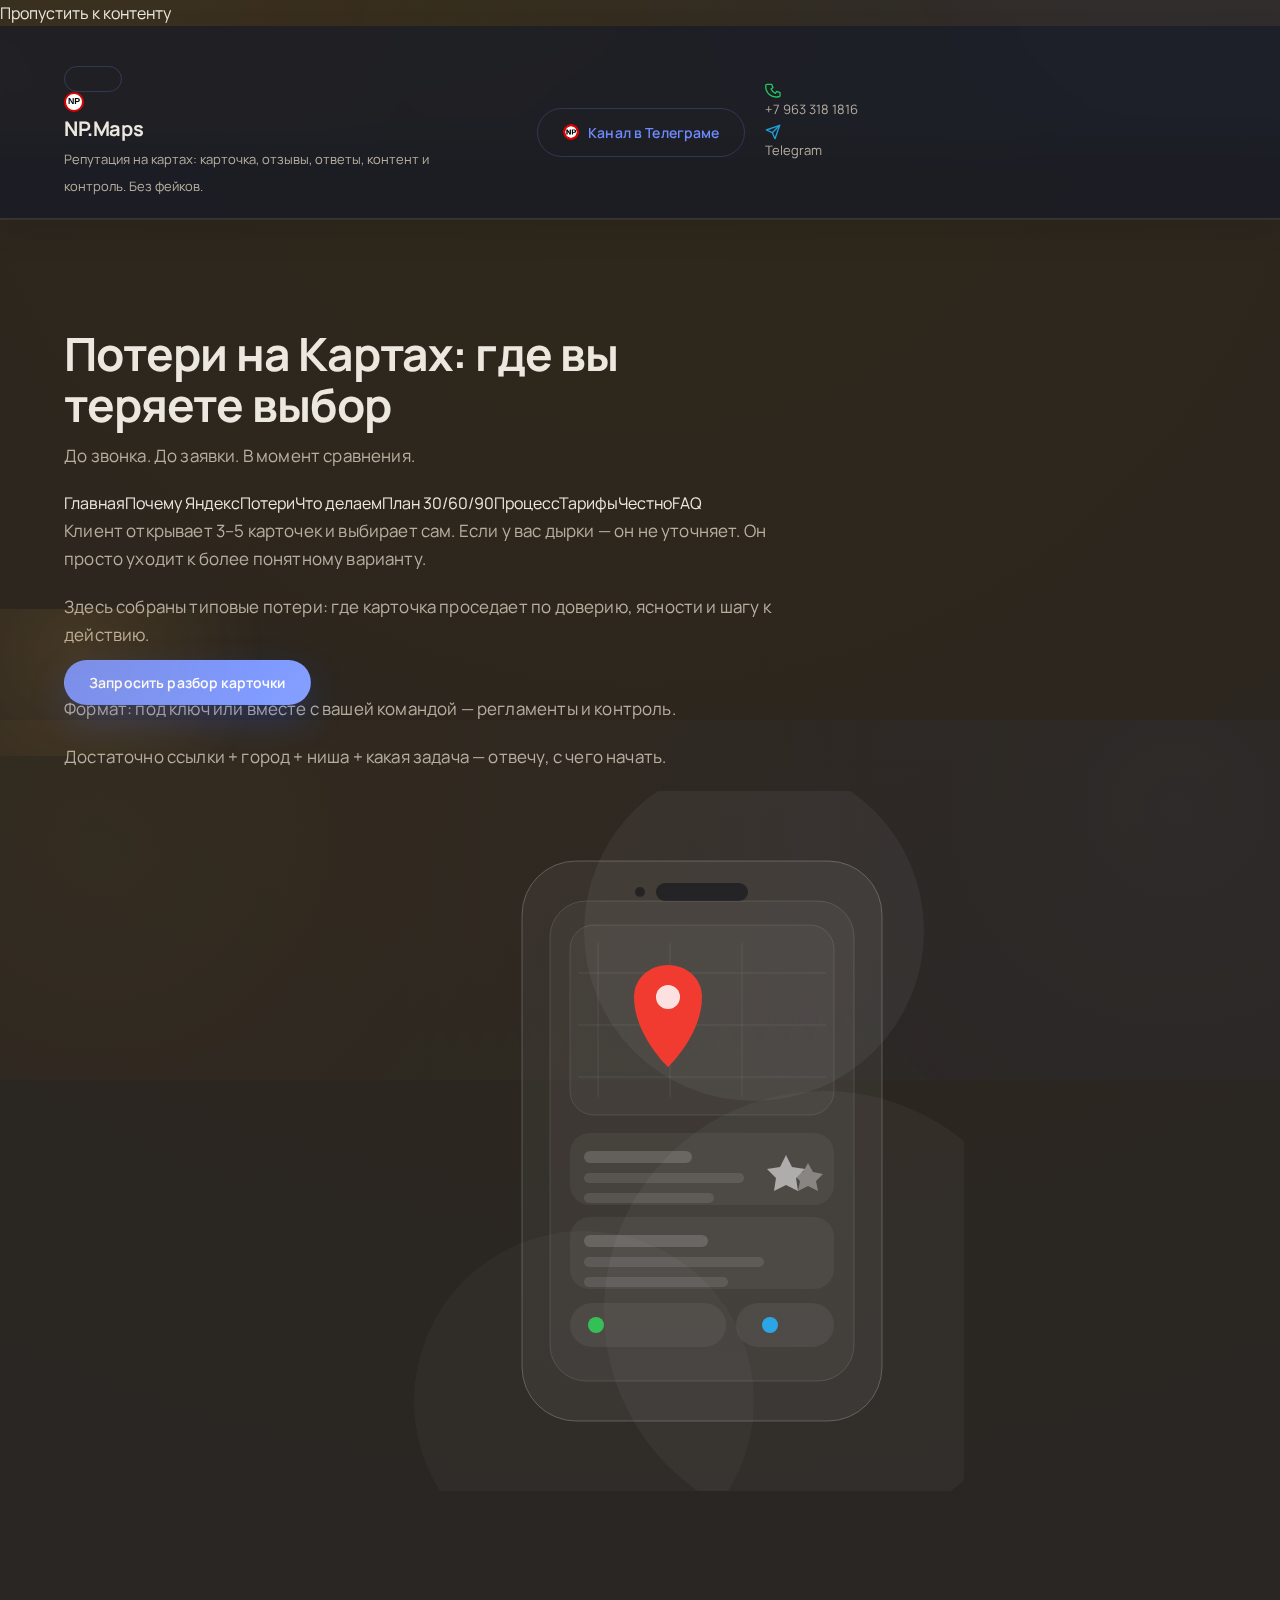
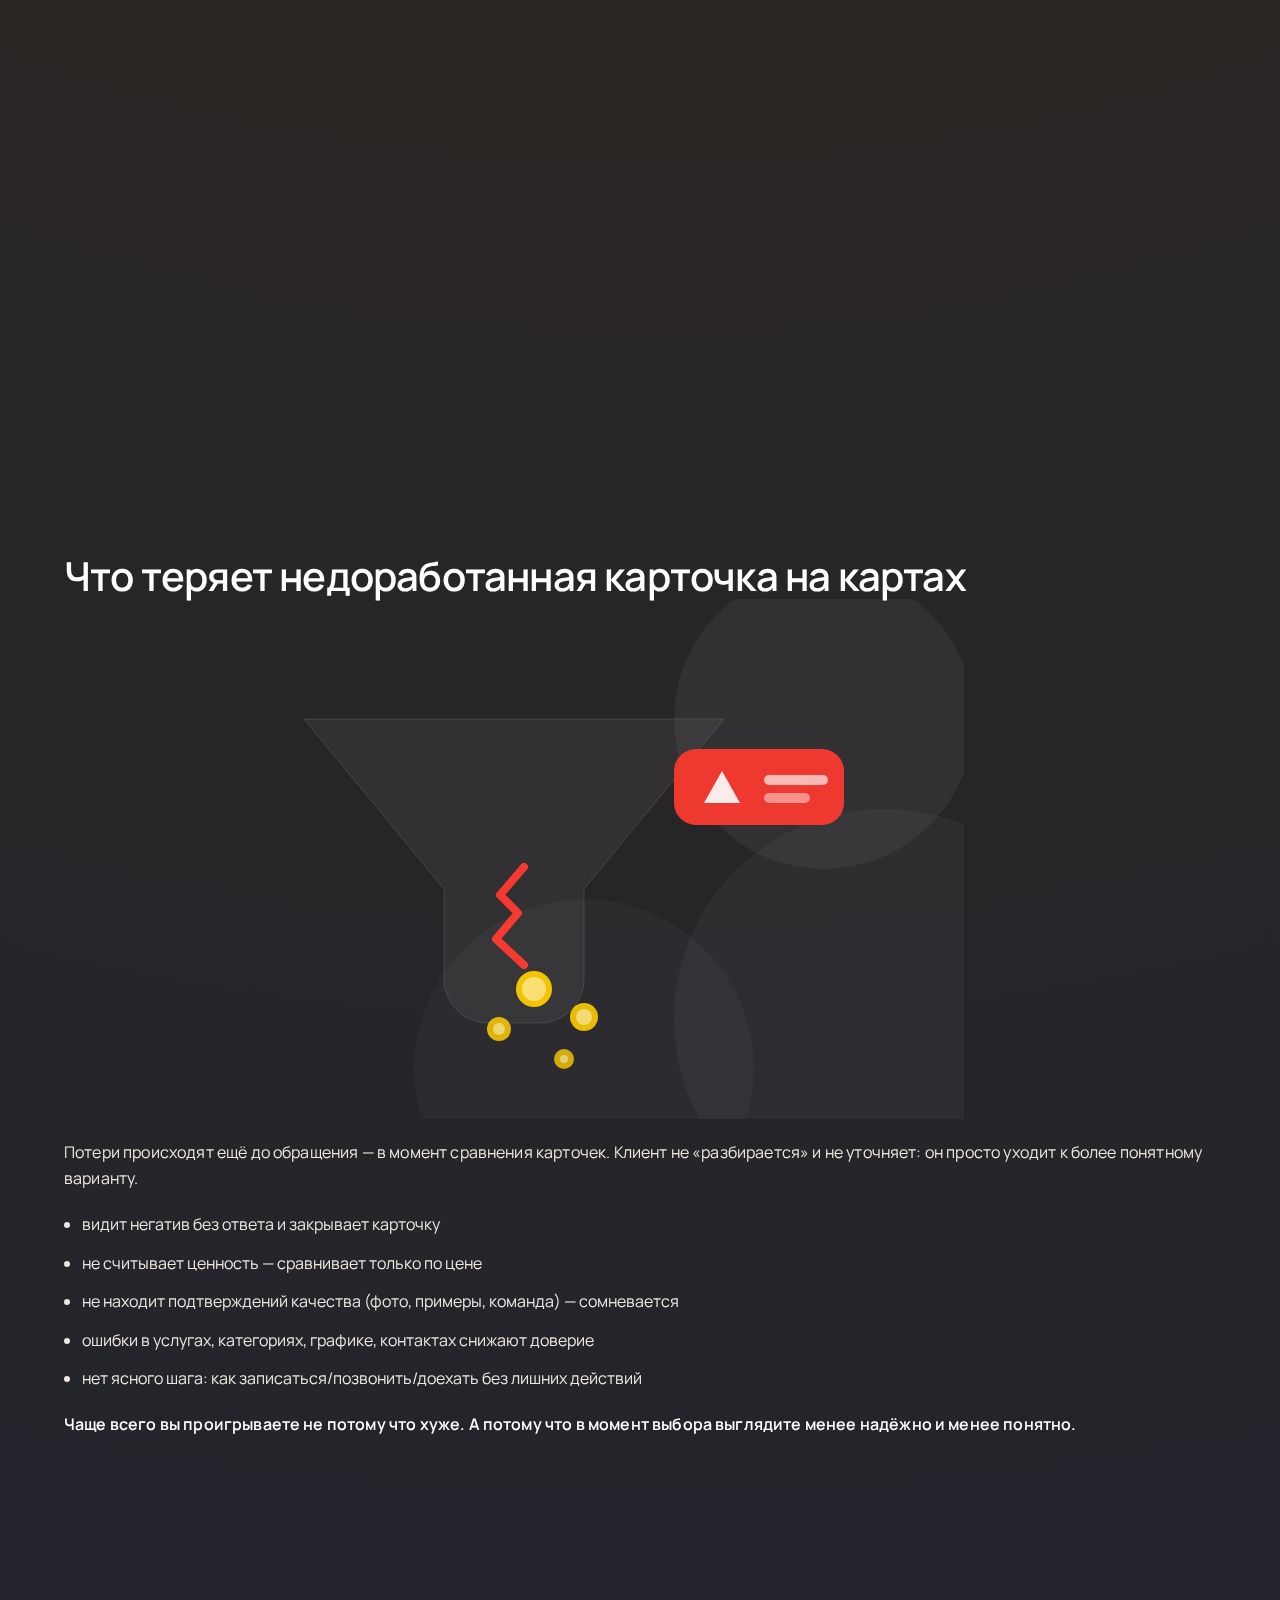
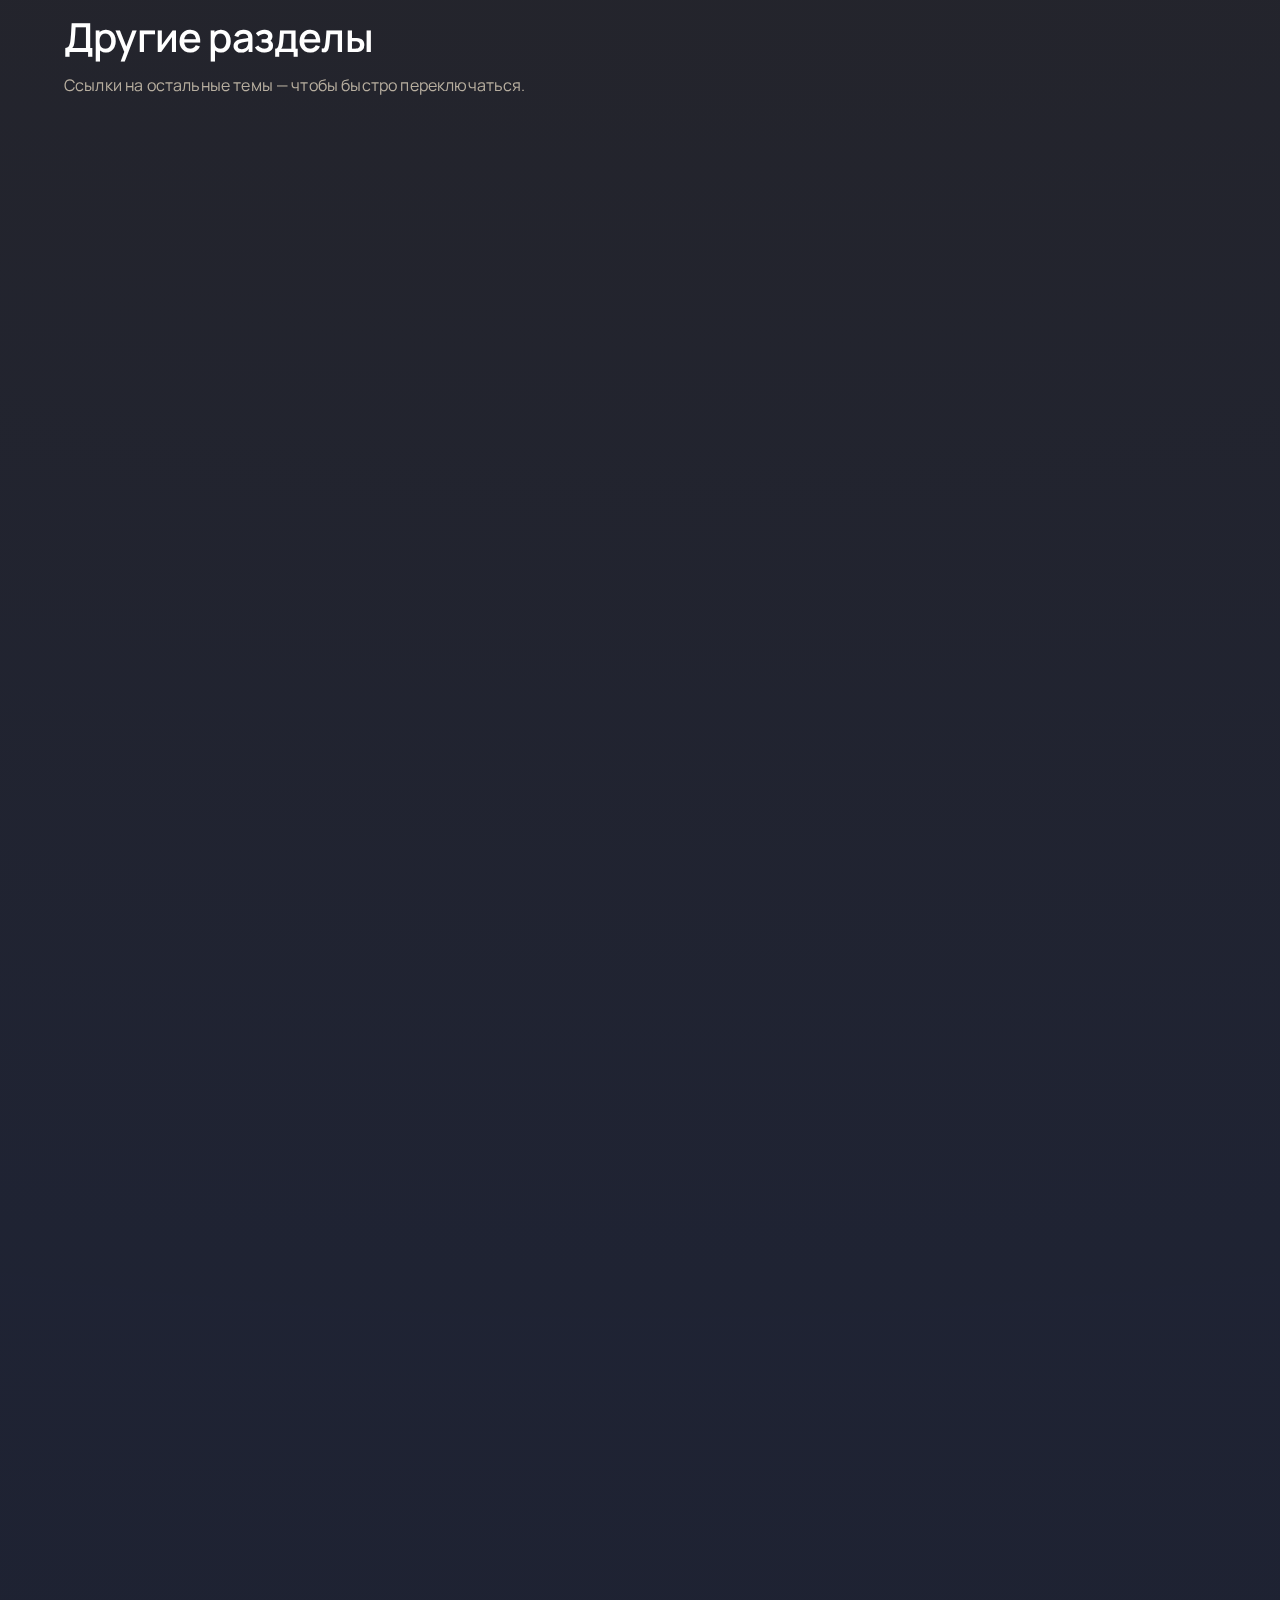
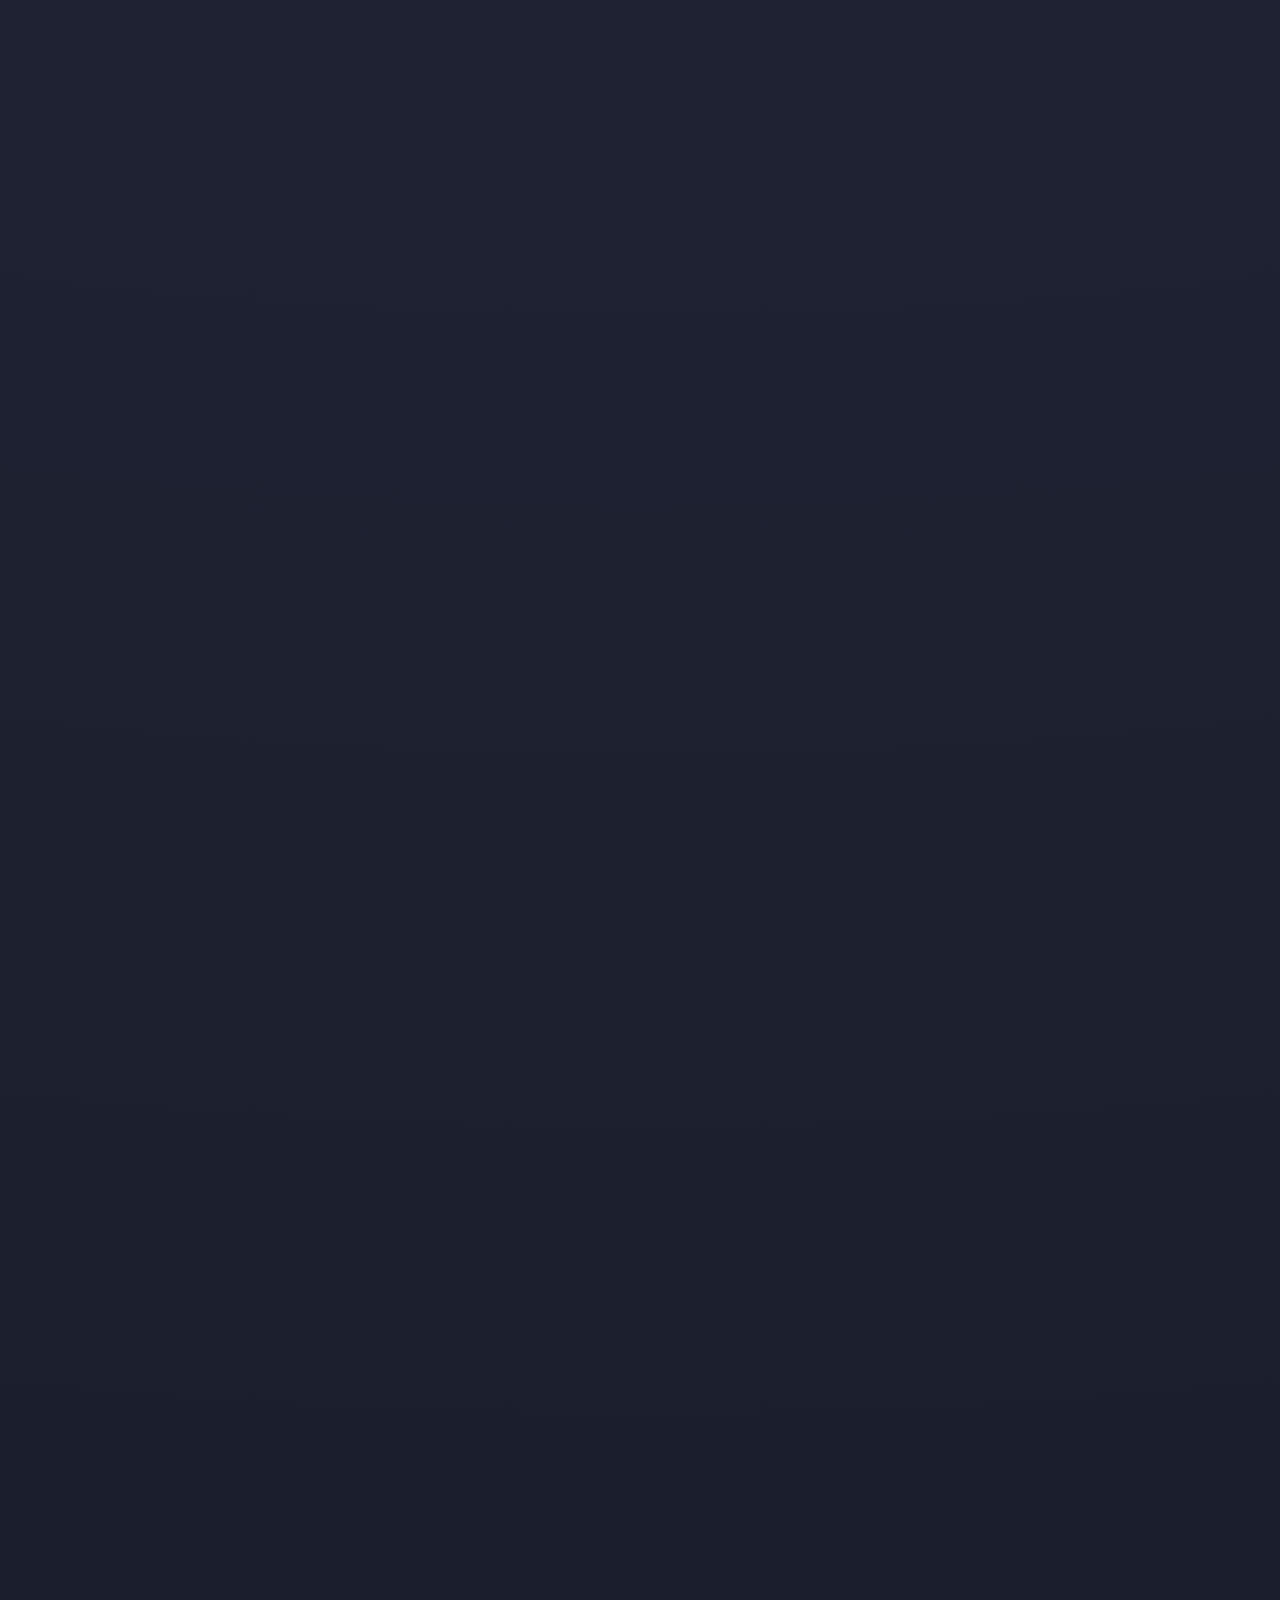
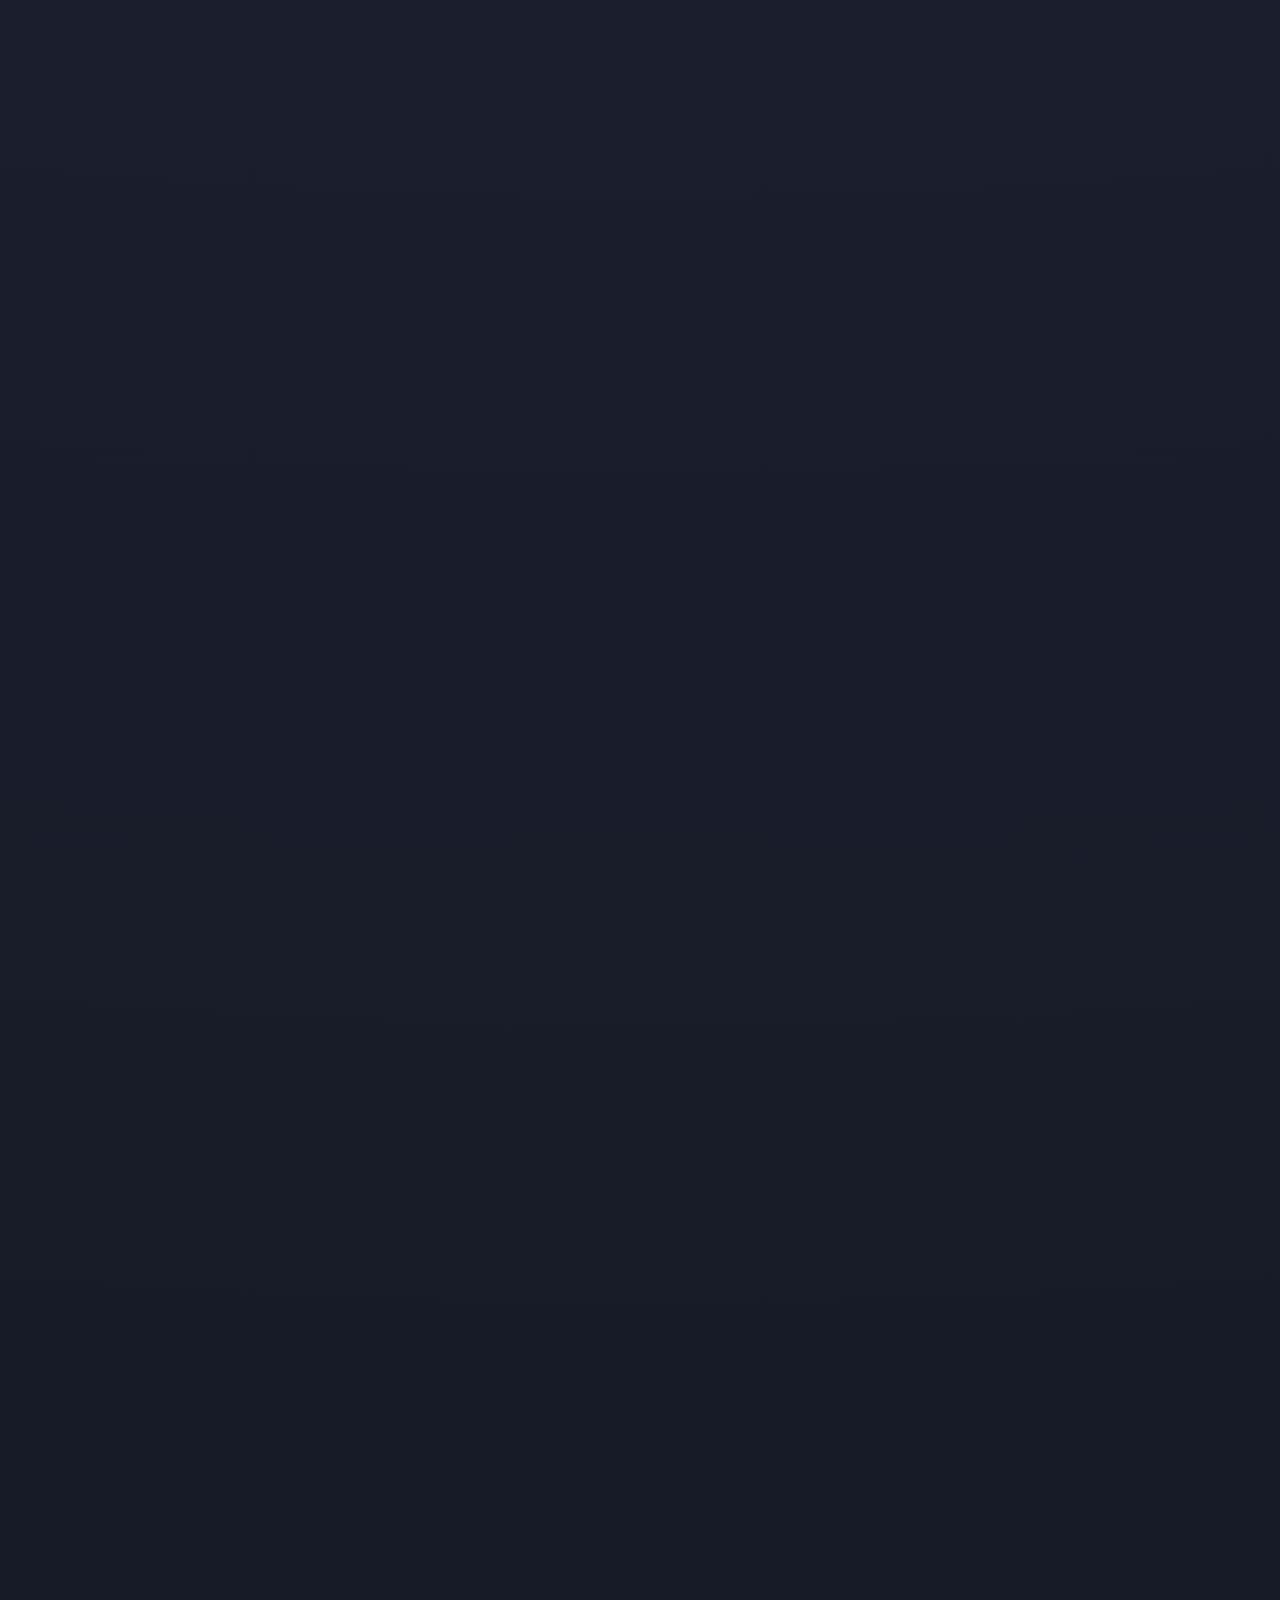
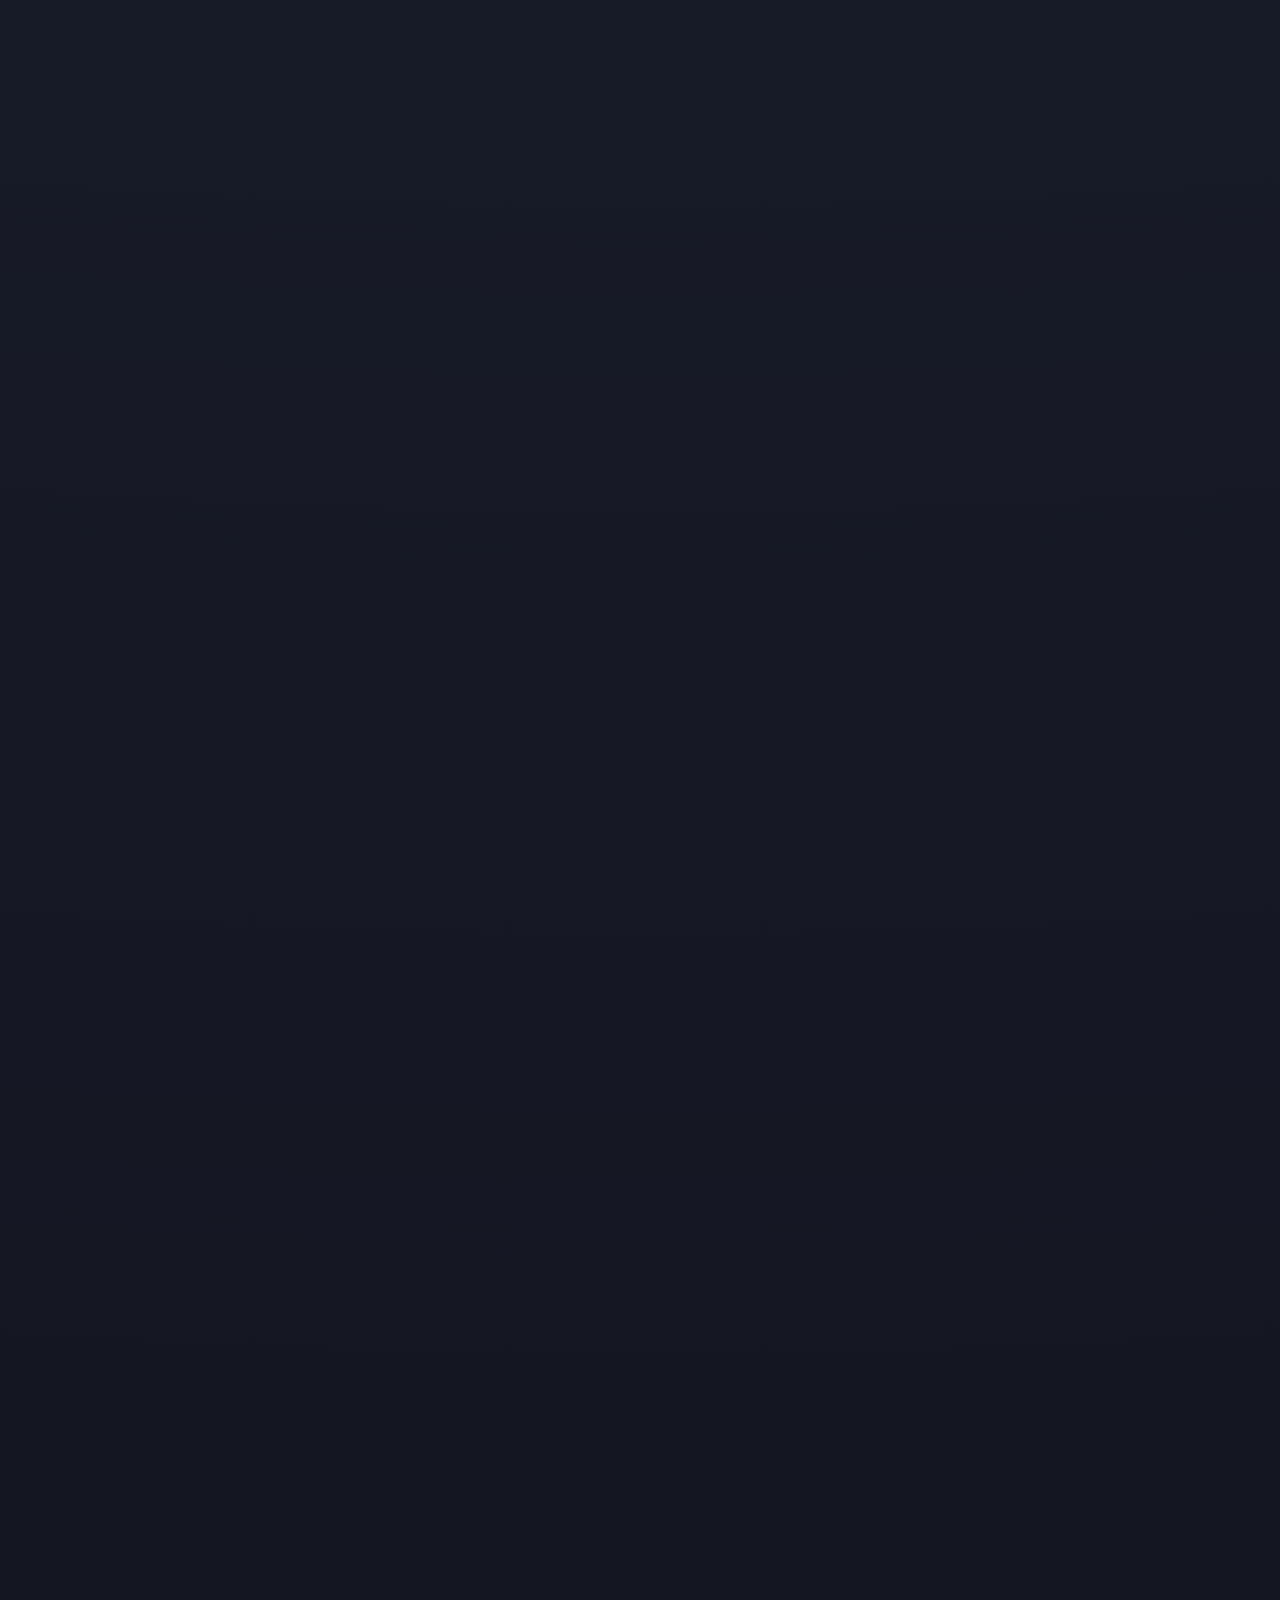
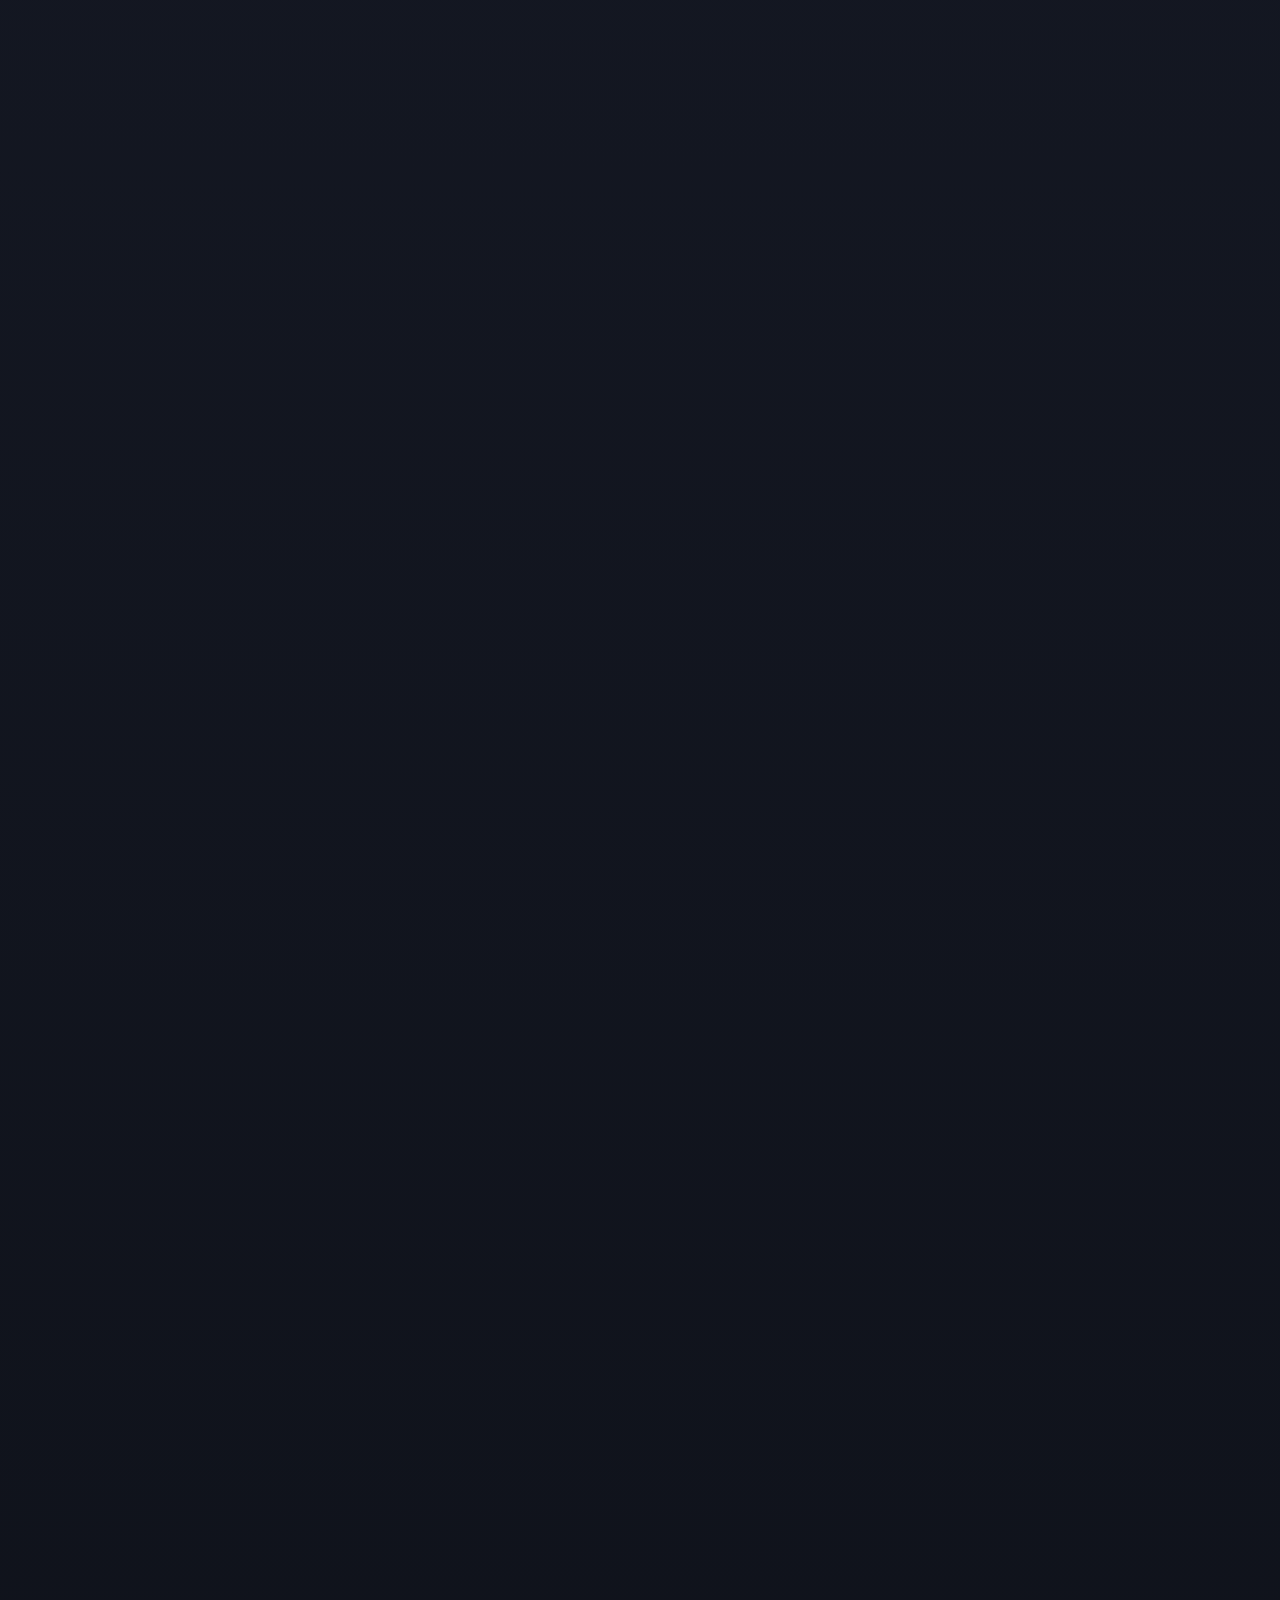
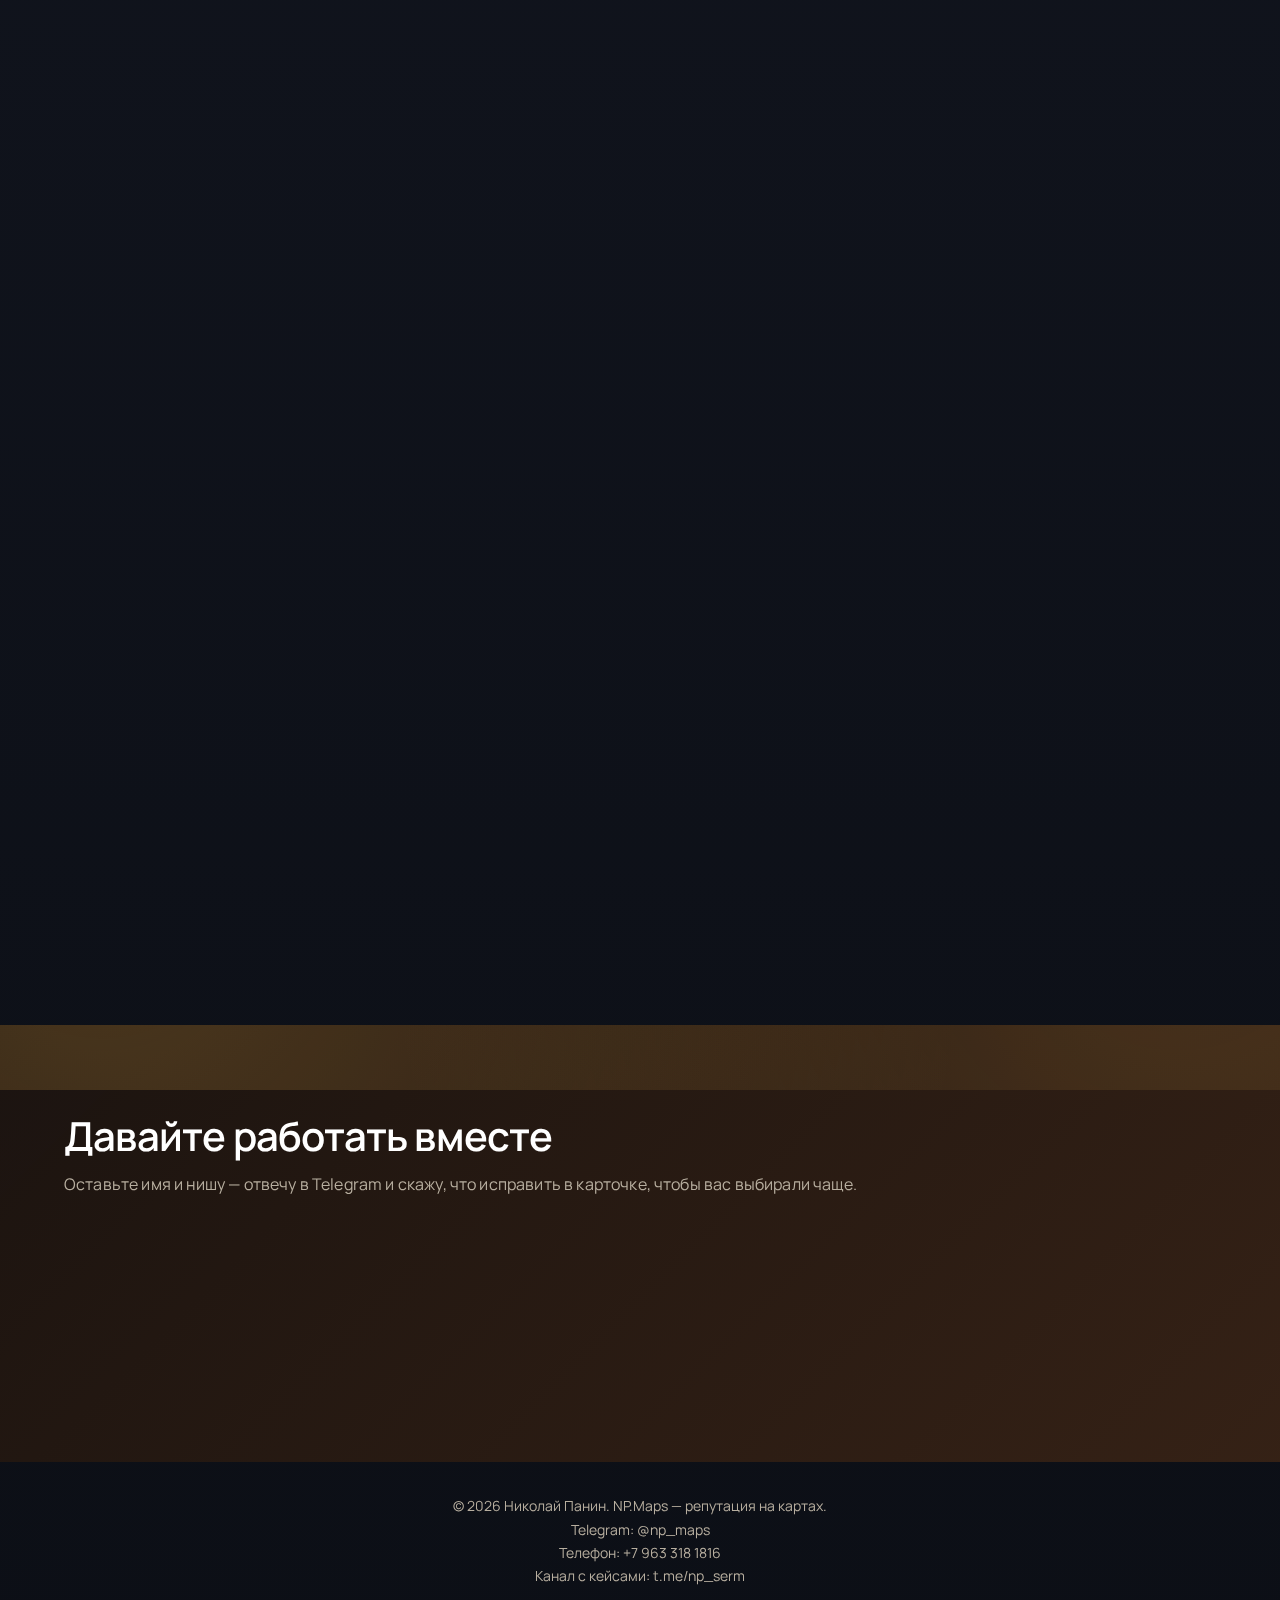
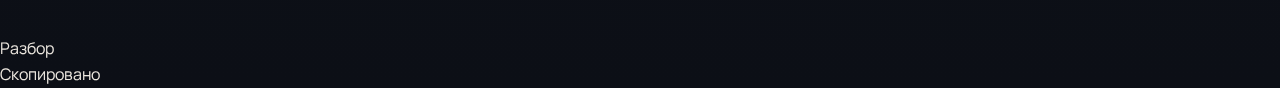
<file: losses.html>
<!DOCTYPE html>

<html lang="ru">
<head>
<!-- BUILD: 20260122-11 -->
<meta charset="utf-8"/>
<meta content="width=device-width, initial-scale=1" name="viewport"/>
<meta content="#0c0f16" name="theme-color"/>
<script id="themeInit">(function(){try{var k='theme';var t=localStorage.getItem(k);if(t!=='light'&&t!=='dark'){t='dark';try{localStorage.setItem(k,t);}catch(e){}}document.documentElement.setAttribute('data-theme',t);var m=document.querySelector('meta[name="theme-color"]');if(m){m.setAttribute('content',t==='dark'?'#0c0f16':'#fbf7f1');}}catch(e){document.documentElement.setAttribute('data-theme','dark');var m2=document.querySelector('meta[name="theme-color"]');if(m2){m2.setAttribute('content','#0c0f16');}}})();</script><link href="/icons/favicon.ico" rel="icon" sizes="any"/>
<link href="/icons/favicon-32x32.png" rel="icon" sizes="32x32" type="image/png"/>
<link href="/icons/favicon-16x16.png" rel="icon" sizes="16x16" type="image/png"/>
<link href="/icons/icon.svg" rel="icon" type="image/svg+xml"/>
<link href="/icons/apple-touch-icon.png" rel="apple-touch-icon"/>
<link href="/manifest.webmanifest?v=20260122-11" rel="manifest"/>
<meta content="yes" name="apple-mobile-web-app-capable"/>
<meta content="default" name="apple-mobile-web-app-status-bar-style"/>
<meta content="NP.Maps" name="apple-mobile-web-app-title"/>
<meta content="Что теряет недоработанная карточка, что делаем, план 30/60/90, что получите и как работаем без магии." name="description"/>
<title>Потери на Картах | NP.Maps</title>
<link href="https://np-maps.ru/system" rel="canonical"/>
<meta content="NP.Maps — SERM на Яндекс Картах и Яндекс Бизнес" property="og:title"/>
<meta content="Упаковываем карточку, настраиваем работу с отзывами и контентом, держим репутацию под контролем. Без обещаний «5.0 за неделю»." property="og:description"/>
<meta content="https://np-maps.ru/og-image.png" property="og:image"/>
<meta content="NP.Maps — SERM на картах" property="og:image:alt"/>
<meta content="https://np-maps.ru/system.html" property="og:url"/>
<meta content="website" property="og:type"/>
<meta content="NP.Maps" property="og:site_name"/>
<meta content="summary_large_image" name="twitter:card"/>
<meta content="NP.Maps — SERM на Яндекс Картах и Яндекс Бизнес" name="twitter:title"/>
<meta content="Упаковываем карточку, настраиваем работу с отзывами и контентом, держим репутацию под контролем. Без накрутки." name="twitter:description"/>
<meta content="https://np-maps.ru/og-image.png" name="twitter:image"/>
<!-- Cache-busting for static assets (change version in one place) -->
<script>
  // Update this value on deploy to force browsers to fetch fresh CSS/JS
  window.__ASSET_V__ = '20260122-11';
</script>
<link href="/styles.css?v=20260122-11" rel="stylesheet"/>
<link href="/sitemap.xml" rel="sitemap" type="application/xml"/>
<link href="https://fonts.googleapis.com" rel="preconnect"/>
<link crossorigin="" href="https://fonts.gstatic.com" rel="preconnect"/>
<link href="https://fonts.googleapis.com/css2?family=Manrope:wght@400;600;700&amp;display=swap" rel="stylesheet"/>
<script type="application/ld+json">
    {
      "@context": "https://schema.org",
      "@type": "Person",
      "name": "Николай Панин",
      "url": "https://np-maps.ru/",
      "sameAs": ["https://t.me/np_maps", "https://t.me/np_serm"],
      "jobTitle": "SERM на картах (Яндекс Бизнес)",
      "knowsAbout": ["SERM", "Яндекс Бизнес", "репутация на картах", "локальный маркетинг", "работа с отзывами"]
    }
  </script>
<script type="application/ld+json">
    {
      "@context": "https://schema.org",
      "@type": "WebSite",
      "name": "NP.Maps — репутация на картах",
      "url": "https://np-maps.ru/"
    }
  </script>
<script type="application/ld+json">
  {
    "@context": "https://schema.org",
    "@type": "ProfessionalService",
    "name": "NP.Maps",
    "url": "https://np-maps.ru/",
    "telephone": "+7 963 318 1816",
    "areaServed": "RU",
    "serviceType": ["SERM на картах", "Яндекс Бизнес", "Работа с отзывами", "Ответы на негатив", "Контент для карточки"],
    "founder": {
      "@type": "Person",
      "name": "Николай Панин"
    },
    "sameAs": ["https://t.me/np_maps", "https://t.me/np_serm"]
  }
</script><script type="application/ld+json">{"@context":"https://schema.org","@type":"FAQPage","mainEntity":[{"@type":"Question","name":"Что конкретно вы делаете в SERM, кроме «отзывов»?","acceptedAnswer":{"@type":"Answer","text":"Выстраиваю систему доверия на картах: упаковка карточки (услуги/категории/описание/контент) → стратегия отзывов → ответы на негатив → мониторинг → отчётность."}},{"@type":"Question","name":"С каких площадок начинаем и почему?","acceptedAnswer":{"@type":"Answer","text":"Начинаем там, где у вас больше трафика и денег (часто Яндекс). 2ГИС/Google подключаю параллельно, если там есть аудитория или задача."}},{"@type":"Question","name":"Вы можете гарантировать рост клиентов / заявок / продаж?","acceptedAnswer":{"@type":"Answer","text":"Продажи гарантировать нельзя — влияют цена, сезон, конкуренты и обработка обращений. Гарантирую процесс: план, регулярные действия, контроль метрик и прозрачные отчёты."}},{"@type":"Question","name":"Какие результаты считаем нормальными и как их измеряем?","acceptedAnswer":{"@type":"Answer","text":"Смотрим цифры: показы/просмотры, звонки/клики/переходы, конверсия «просмотр → действие», рейтинг и качество отзывов, доля негатива и скорость реакции. Фиксируем «до/после»."}},{"@type":"Question","name":"Сколько времени нужно, чтобы увидеть первые сдвиги?","acceptedAnswer":{"@type":"Answer","text":"Обычно: 7–14 дней — порядок в карточке и первые сдвиги по действиям; 30 дней — стабилизация; 60–90 дней — системный эффект (доверие + отзывы + конверсия)."}},{"@type":"Question","name":"Что важнее сначала: упаковка карточки или отзывы?","acceptedAnswer":{"@type":"Answer","text":"Если карточка «сырая», отзывы работают хуже. Почти всегда сначала фундамент (упаковка), потом — активная стратегия отзывов."}},{"@type":"Question","name":"Почему у нас хороший рейтинг, но звонков мало?","acceptedAnswer":{"@type":"Answer","text":"Часто причина в витрине: слабые фото, неясно «что вы делаете» за 5 секунд, услуги/категории не попадают в спрос, нет сильного УТП и понятного следующего шага."}},{"@type":"Question","name":"Что вы будете менять в карточке?","acceptedAnswer":{"@type":"Answer","text":"То, что влияет на выбор: услуги/категории (чтобы попадать в выдачу), описание/УТП, фото/видео и порядок контента, ответы на вопросы, оформление «под конверсию»."}},{"@type":"Question","name":"Какие материалы нужны от нас на старте?","acceptedAnswer":{"@type":"Answer","text":"Минимум: ссылка на карточку, список услуг + цены/диапазоны (как есть), 10–30 фото (любые), ваши сильные стороны (скорость/гарантии/особенности)."}},{"@type":"Question","name":"Кто отвечает на отзывы: вы или администратор?","acceptedAnswer":{"@type":"Answer","text":"Два варианта: веду ответы под ключ или даю регламент/шаблоны и контролирую качество, а публикует ваш администратор."}},{"@type":"Question","name":"Как вы работаете с негативом и как быстро реагируете?","acceptedAnswer":{"@type":"Answer","text":"Негатив не лежит «неделю»: обычно реагируем в течение 24 часов. В большинстве случаев — грамотный ответ + фиксация решения. Удаление — только если есть основания по правилам."}},{"@type":"Question","name":"Вы можете удалить «несправедливый» отзыв?","acceptedAnswer":{"@type":"Answer","text":"Могу подготовить и провести оспаривание, если есть реальные основания (фейк, мат, персональные данные и т.п.). «Просто не нравится» — не основание."}},{"@type":"Question","name":"Какие риски: фильтры, снятие отзывов, бан?","acceptedAnswer":{"@type":"Answer","text":"Риски появляются при «в лоб»: резкие всплески, одинаковые тексты, подозрительные аккаунты. Работаю аккуратно: ровный темп, разные сценарии, человеческая логика, без серых схем."}},{"@type":"Question","name":"Как собираете новые отзывы безопасно?","acceptedAnswer":{"@type":"Answer","text":"Через систему запросов после услуги/покупки: скрипты для персонала, QR/ссылки, правильные точки контакта. Заранее задаём темы отзывов (сервис/качество/сроки/гарантия), чтобы это работало на выбор."}},{"@type":"Question","name":"Как часто отчёты и что в них будет?","acceptedAnswer":{"@type":"Answer","text":"Обычно 1–4 раза в месяц (зависит от формата). В отчёте: что сделали → что изменилось в цифрах → выводы → план следующего периода. По инцидентам/негативу — сразу."}}]}</script>
<meta content="ru_RU" property="og:locale"/><meta content="image/png" property="og:image:type"/><meta content="1200" property="og:image:width"/><meta content="630" property="og:image:height"/></head>
<body>
<a class="skip-link" href="#main-content">Пропустить к контенту</a>
<div aria-hidden="true" class="scroll-progress">
<span class="scroll-progress__bar"></span>
</div>
<header class="site-header">
<div class="container header-inner">
<div class="brand">
<button aria-label="Сменить тему" class="btn btn-outline theme-toggle" id="themeToggle" title="Светлая/тёмная тема" type="button"><svg aria-hidden="true" class="icon-sun" viewbox="0 0 24 24"><circle cx="12" cy="12" fill="none" r="4" stroke="currentColor" stroke-width="2"></circle><path d="M12 2v3M12 19v3M4.22 4.22l2.12 2.12M17.66 17.66l2.12 2.12M2 12h3M19 12h3M4.22 19.78l2.12-2.12M17.66 6.34l2.12-2.12" fill="none" stroke="currentColor" stroke-linecap="round" stroke-width="2"></path></svg><svg aria-hidden="true" class="icon-moon" viewbox="0 0 24 24"><path d="M21 13.2A7.5 7.5 0 1 1 10.8 3a6 6 0 0 0 10.2 10.2Z" fill="none" stroke="currentColor" stroke-linejoin="round" stroke-width="2"></path></svg></button>
<div class="logo">
<span class="logo-title"><img alt="NP.Maps" aria-hidden="true" class="logo-mark" decoding="async" height="20" src="/icons/icon.svg?v=20260122-11" width="20"/>NP.Maps</span>
<span class="logo-subtitle">Репутация на картах: карточка, отзывы, ответы, контент и контроль. Без фейков.</span>
</div>
</div>
<div class="header-actions">
<a class="btn btn-outline header-cta header-cta--withicon" data-track="header_tg" href="https://t.me/np_serm" rel="noreferrer" target="_blank"><img alt="" class="cta-ico" decoding="async" height="18" loading="lazy" src="/icons/np-avatar-64.png" width="18"/>Канал в Телеграме</a>
<div class="contacts">
<a class="contact-link" data-copy="+7 963 318 1816" data-track="phone_click" href="tel:+79633181816"><img alt="" class="contact-ico" decoding="async" height="16" loading="lazy" src="/icons/phone.svg?v=20260122-11" width="16"/>+7 963 318 1816</a>
<a class="contact-link" data-copy="https://t.me/np_maps" data-track="tg_click" href="https://t.me/np_maps" rel="noreferrer" target="_blank"><img alt="" class="contact-ico" decoding="async" height="16" loading="lazy" src="/icons/telegram.svg?v=20260122-11" width="16"/>Telegram</a>
</div>
</div>
</div>
</header>
<main id="main-content">
<section class="section hero" id="hero">
<div class="container">
<div class="hero-top">
<div class="hero-head">
<h1>Потери на Картах: где вы теряете выбор</h1>
<p class="hero-kicker">До звонка. До заявки. В момент сравнения.</p><div class="page-links"><a class="pill-link" href="/">Главная</a><a class="pill-link" href="/why-yandex">Почему Яндекс</a><a class="pill-link" href="/losses">Потери</a><a class="pill-link" href="/system">Что делаем</a><a class="pill-link" href="/plan">План 30/60/90</a><a class="pill-link" href="/process">Процесс</a><a class="pill-link" href="/pricing">Тарифы</a><a class="pill-link" href="/honesty">Честно</a><a class="pill-link" href="/faq">FAQ</a></div>
<p class="lead">Клиент открывает 3–5 карточек и выбирает сам. Если у вас дырки — он не уточняет. Он просто уходит к более понятному варианту.</p>
<p class="muted">Здесь собраны типовые потери: где карточка проседает по доверию, ясности и шагу к действию.</p>
<a class="btn btn-primary" data-track="hero_tg" href="https://t.me/np_maps" rel="noreferrer" target="_blank">Запросить разбор карточки</a>
<p class="hero-format">Формат: под ключ или вместе с вашей командой — регламенты и контроль.</p>
<p class="muted">Достаточно ссылки + город + ниша + какая задача — отвечу, с чего начать.</p>
</div>
<div aria-hidden="true" class="hero-visual">
<img alt="" class="theme-art" data-src-dark="/assets/illustrations/hero-visual-dark.svg" data-src-light="/assets/illustrations/hero-visual-light.svg" decoding="async" fetchpriority="high" loading="eager" src="/assets/illustrations/hero-visual-dark.svg"/>
</div>
</div>
<div class="hero-grid">
<article class="card">
<h3>Типовые проблемы</h3>
<ul>
<li>отзывов мало — и они «не про страхи клиента»</li>
<li>негатив висит без ответа</li>
<li>фото слабые или случайные</li>
<li>услуги/цены неясны — клиент не понимает «за что платить»</li>
</ul>
</article>
<article class="card">
<h3>Что вы получите</h3>
<ul>
<li>карточку, которую удобно сравнивать — и приятно выбирать</li>
<li>процесс сбора отзывов (без накрутки)</li>
<li>регламент ответов на отзывы и вопросы</li>
<li>контент, который подтверждает качество</li>
<li>если подключаем продвижение — геоперфоманс: районы/города, бюджет туда, где есть заявки</li>
<li>отчётность по географии: где растут звонки/маршруты/переходы</li>
</ul>
</article>
<article class="card">
<h3>Как стартуем</h3>
<ol>
<li>15 минут: цели, города, конкуренты</li>
<li>диагностика карточки и витрины</li>
<li>план на 30 дней + стоимость</li>
</ol>
</article>
</div>
</div>
</section>
<section class="section loss" id="loss">
<div class="container">
<div class="section-head"><h2>Что теряет недоработанная карточка на картах</h2><div aria-hidden="true" class="section-illus-wrap"><img alt="" class="theme-art section-illus-img" data-src-dark="/assets/illustrations/blocks/loss-dark.svg" data-src-light="/assets/illustrations/blocks/loss-light.svg" decoding="async" loading="lazy" src="/assets/illustrations/blocks/loss-dark.svg"/></div></div>
<div class="loss-grid">
<p>Потери происходят ещё до обращения — в момент сравнения карточек. Клиент не «разбирается» и не уточняет: он просто уходит к более понятному варианту.</p>
<ul>
<li>видит негатив без ответа и закрывает карточку</li>
<li>не считывает ценность — сравнивает только по цене</li>
<li>не находит подтверждений качества (фото, примеры, команда) — сомневается</li>
<li>ошибки в услугах, категориях, графике, контактах снижают доверие</li>
<li>нет ясного шага: как записаться/позвонить/доехать без лишних действий</li>
</ul>
<p class="accent">Чаще всего вы проигрываете не потому что хуже. А потому что в момент выбора выглядите менее надёжно и менее понятно.</p>
</div>
</div>
</section>
<section class="section" id="pages">
<div class="container">
<h2>Другие разделы</h2>
<p class="muted">Ссылки на остальные темы — чтобы быстро переключаться.</p>
<div class="pages-grid">
<a class="card page-card" href="/why-yandex">
<span aria-hidden="true" class="page-ico">
<svg fill="none" stroke="currentColor" stroke-linecap="round" stroke-linejoin="round" stroke-width="2" viewbox="0 0 24 24">
<path d="M12 21s7-4.5 7-11a7 7 0 0 0-14 0c0 6.5 7 11 7 11Z"></path><circle cx="12" cy="10" r="2.5"></circle>
</svg>
</span>
<span class="page-meta">
<h3>Почему Яндекс</h3>
<p class="muted">Колдунщик, предустановка, «рядом». Почему выбор происходит прямо в карточке.</p>
</span>
<span aria-hidden="true" class="page-arrow">→</span>
</a>
<a class="card page-card" href="/">
<span aria-hidden="true" class="page-ico"><svg fill="none" height="24" stroke="currentColor" stroke-linecap="round" stroke-linejoin="round" stroke-width="2" viewbox="0 0 24 24" width="24">
<path d="M3 10.5 12 3l9 7.5"></path>
<path d="M5 10v10a1 1 0 0 0 1 1h4v-6h4v6h4a1 1 0 0 0 1-1V10"></path>
</svg></span>
<span class="page-meta">
<h3>Вернуться на главную</h3>
<p class="muted">К началу: кратко о смысле, разделах и как начать.</p>
</span>
<span aria-hidden="true" class="page-arrow">→</span>
</a>
<a class="card page-card" href="/system">
<span aria-hidden="true" class="page-ico">
<svg fill="none" stroke="currentColor" stroke-linecap="round" stroke-linejoin="round" stroke-width="2" viewbox="0 0 24 24">
<path d="M5 6h14"></path><path d="M5 12h10"></path><path d="M5 18h14"></path><circle cx="19" cy="12" r="2"></circle>
</svg>
</span>
<span class="page-meta">
<h3>Что делаем</h3>
<p class="muted">4 опоры: фундамент, отзывы, ответы, контент. Делает карточку «выборной».</p>
</span>
<span aria-hidden="true" class="page-arrow">→</span>
</a>
<a class="card page-card" href="/plan">
<span aria-hidden="true" class="page-ico">
<svg fill="none" stroke="currentColor" stroke-linecap="round" stroke-linejoin="round" stroke-width="2" viewbox="0 0 24 24">
<rect height="16" rx="2" width="16" x="4" y="5"></rect><path d="M8 3v4"></path><path d="M16 3v4"></path><path d="M4 11h16"></path><path d="M8 15h2"></path><path d="M12 15h2"></path>
</svg>
</span>
<span class="page-meta">
<h3>План 30/60/90</h3>
<p class="muted">Порядок работ: что правим сначала, что потом. Без хаоса и «разовой прокачки».</p>
</span>
<span aria-hidden="true" class="page-arrow">→</span>
</a>
<a class="card page-card" href="/process">
<span aria-hidden="true" class="page-ico">
<svg fill="none" stroke="currentColor" stroke-linecap="round" stroke-linejoin="round" stroke-width="2" viewbox="0 0 24 24">
<path d="M4 6h10"></path><path d="M4 12h14"></path><path d="M4 18h8"></path><path d="M18 6l2 2-2 2"></path><path d="M16 12l2 2-2 2"></path>
</svg>
</span>
<span class="page-meta">
<h3>Процесс</h3>
<p class="muted">Как идём по шагам: старт → аудит → внедрение → контроль → отчёт.</p>
</span>
<span aria-hidden="true" class="page-arrow">→</span>
</a>
<a class="card page-card" href="/pricing">
<span aria-hidden="true" class="page-ico">
<svg fill="none" stroke="currentColor" stroke-linecap="round" stroke-linejoin="round" stroke-width="2" viewbox="0 0 24 24">
<path d="M20 7H7a2 2 0 0 0-2 2v8a2 2 0 0 0 2 2h13"></path><path d="M16 7V5a2 2 0 0 0-2-2H6a2 2 0 0 0-2 2v12"></path><path d="M18 12h2"></path>
</svg>
</span>
<span class="page-meta">
<h3>Тарифы</h3>
<p class="muted">3 формата работы + опции‑ускорители. Понятно, за что платите.</p>
</span>
<span aria-hidden="true" class="page-arrow">→</span>
</a>
<a class="card page-card" href="/honesty">
<span aria-hidden="true" class="page-ico">
<svg fill="none" stroke="currentColor" stroke-linecap="round" stroke-linejoin="round" stroke-width="2" viewbox="0 0 24 24">
<path d="M12 22s8-4 8-10V5l-8-3-8 3v7c0 6 8 10 8 10Z"></path><path d="M9 12l2 2 4-5"></path>
</svg>
</span>
<span class="page-meta">
<h3>Честно</h3>
<p class="muted">Границы, ожидания, кому подойдёт/не подойдёт. Без обещаний и накрутки.</p>
</span>
<span aria-hidden="true" class="page-arrow">→</span>
</a>
<a class="card page-card" href="/faq">
<span aria-hidden="true" class="page-ico">
<svg fill="none" stroke="currentColor" stroke-linecap="round" stroke-linejoin="round" stroke-width="2" viewbox="0 0 24 24">
<path d="M21 15a4 4 0 0 1-4 4H8l-5 3V7a4 4 0 0 1 4-4h10a4 4 0 0 1 4 4v8Z"></path><path d="M9.5 9.5a2.5 2.5 0 1 1 3.7 2.2c-.8.4-1.2.8-1.2 1.8"></path><path d="M12 17h.01"></path>
</svg>
</span>
<span class="page-meta">
<h3>FAQ</h3>
<p class="muted">Вопросы, сроки, риски, метрики. Коротко и по делу.</p>
</span>
<span aria-hidden="true" class="page-arrow">→</span>
</a>
</div>
</div>
</section>
<section class="section cta" id="cta">
<div class="container">
<div class="cta-top">
<h2>Давайте работать вместе</h2>
<p class="muted">Оставьте имя и нишу — отвечу в Telegram и скажу, что исправить в карточке, чтобы вас выбирали чаще.</p>
</div>
<div class="cta-inner">
<div class="cta-card card cta-card--large">
<div class="card-head">
<h3>Связь со мной</h3>
</div>
<form autocomplete="on" class="cta-form cta-form--large" id="tgForm">
<div class="cta-form__row">
<label>
<span>Имя</span>
<input id="tgName" name="name" placeholder="Ваше имя" required="" type="text"/>
</label>
<label>
<span>Ниша</span>
<input id="tgNiche" name="niche" placeholder="Стоматология / автосервис / салон" required="" type="text"/>
</label>
</div>
<button class="btn btn-primary btn-block" data-track="tg_form" id="tgSend" type="button">Связаться</button>
<div aria-live="polite" class="form-status" id="formStatus"></div>
</form>
</div>
<div aria-hidden="true" class="cta-visual">
<img alt="" class="theme-art cta-visual__img" data-src-dark="/assets/illustrations/cta-visual-dark.svg" data-src-light="/assets/illustrations/cta-visual-light.svg" decoding="async" loading="lazy" src="/assets/illustrations/cta-visual-dark.svg"/>
</div>
</div>
</div>
</section>
</main>
<footer class="site-footer">
<div class="container">
<p>© 2026 Николай Панин. NP.Maps — репутация на картах.</p>
<div class="footer-contacts">
<p>Telegram: <a data-copy="https://t.me/np_maps" href="https://t.me/np_maps" rel="noreferrer" target="_blank">@np_maps</a></p>
<p>Телефон: <a data-copy="+7 963 318 1816" data-track="phone_click" href="tel:+79633181816">+7 963 318 1816</a></p>
<p>Канал с кейсами: <a href="https://t.me/np_serm" rel="noreferrer" target="_blank">t.me/np_serm</a></p>
</div>
</div>
</footer>
<div aria-hidden="true" class="floating-cta" data-visible="false" id="floatingCta">
<a aria-label="Разбор" class="fab" data-track="fab_cta" href="#cta">Разбор</a>
</div>
<button aria-label="Наверх" class="btn btn-top" id="backToTop" type="button">
    ↑
  </button>
<div aria-atomic="true" aria-live="polite" class="toast" id="toast" role="status">
<span class="toast__message">Скопировано</span>
</div>
<!-- Failsafe: theme toggle must work even if main.js is blocked/cached -->
<script>
  (function () {
    var btn = document.getElementById('themeToggle');
    if (!btn) return;
    var root = document.documentElement;
    var key = 'theme';
    function apply(theme) {
      var t = (theme === 'light' || theme === 'dark') ? theme : 'dark';
      root.setAttribute('data-theme', t);
      if (document.body) document.body.setAttribute('data-theme', t);
      try { localStorage.setItem(key, t); } catch (e) {}
      var meta = document.querySelector('meta[name="theme-color"]');
      if (meta) meta.setAttribute('content', t === 'dark' ? '#0c0f16' : '#fbf7f1');

      // swap theme illustrations (dark/light)
      try {
        document.querySelectorAll('img[data-src-dark][data-src-light]').forEach(function (img) {
          var next = (t === 'dark') ? img.getAttribute('data-src-dark') : img.getAttribute('data-src-light');
          if (next && img.getAttribute('src') !== next) img.setAttribute('src', next);
        });
      } catch (e2) {}
    }

    btn.addEventListener('click', function () {
      var current = root.getAttribute('data-theme') || 'dark';
      apply(current === 'dark' ? 'light' : 'dark');
    });
  })();
</script>
<script>
  (function (V) {
    V = V || '20260122-11';
    var s1 = document.createElement('script');
    s1.defer = true;
    s1.src = '/assets/main.min.js?v=' + V;
    document.body.appendChild(s1);

    var s2 = document.createElement('script');
    s2.defer = true;
    s2.src = '/assets/scrollwave.js?v=' + V;
    document.body.appendChild(s2);
  })(window.__ASSET_V__);
</script>
<script defer="defer" src="/spa.js?v=20260122-11"></script></body>
</html>
</file>
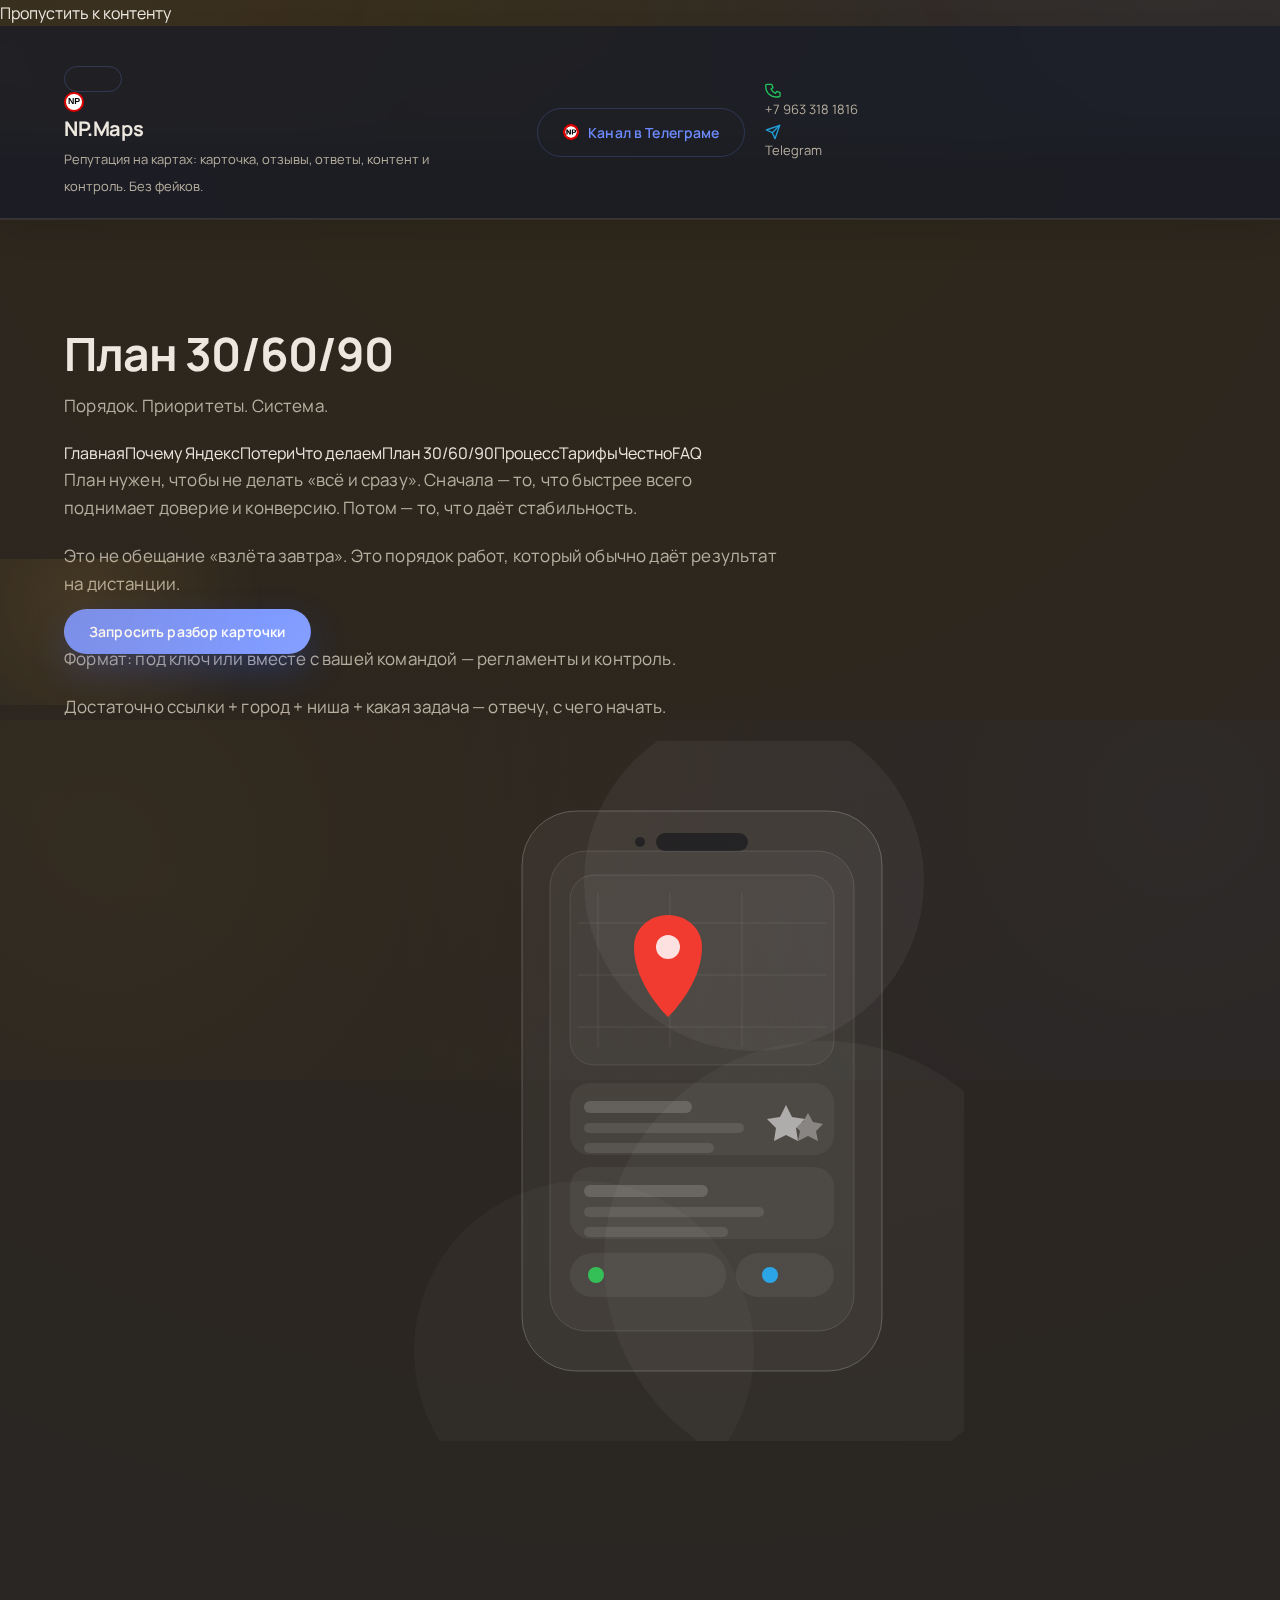
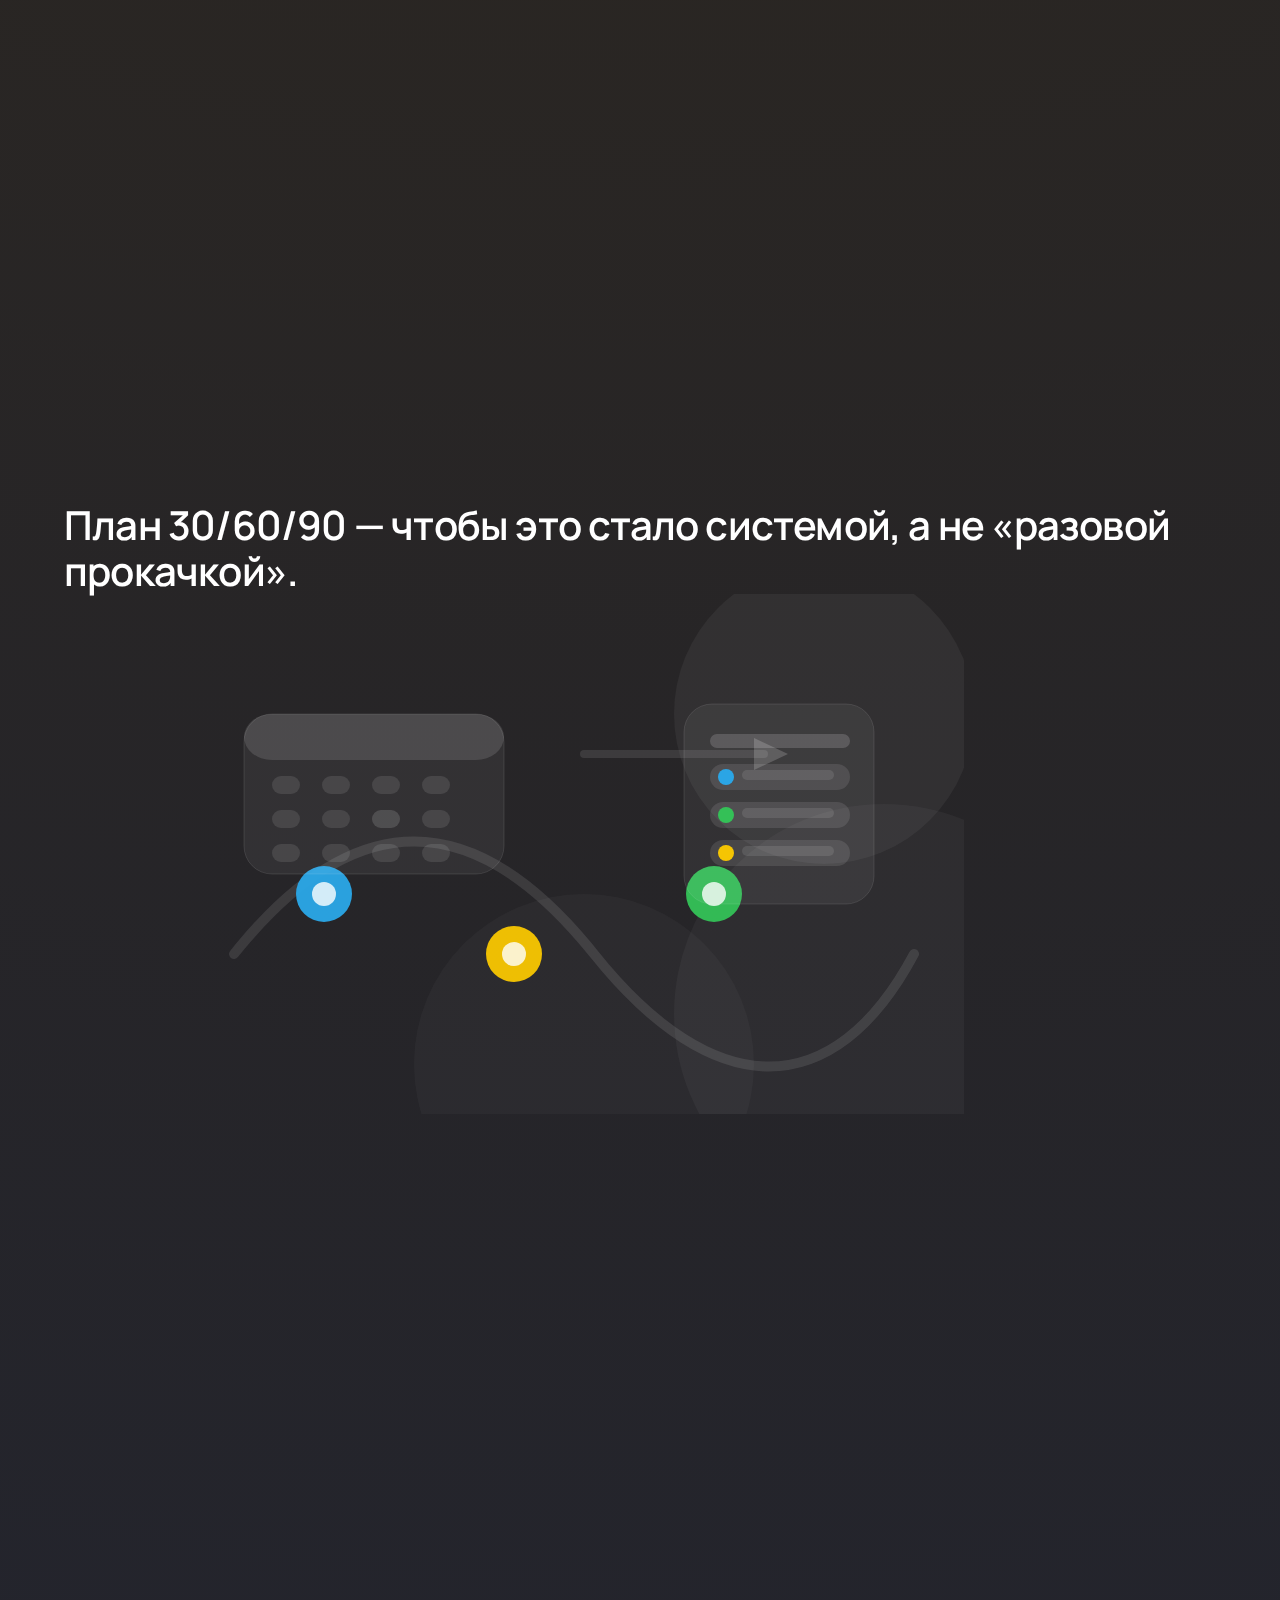
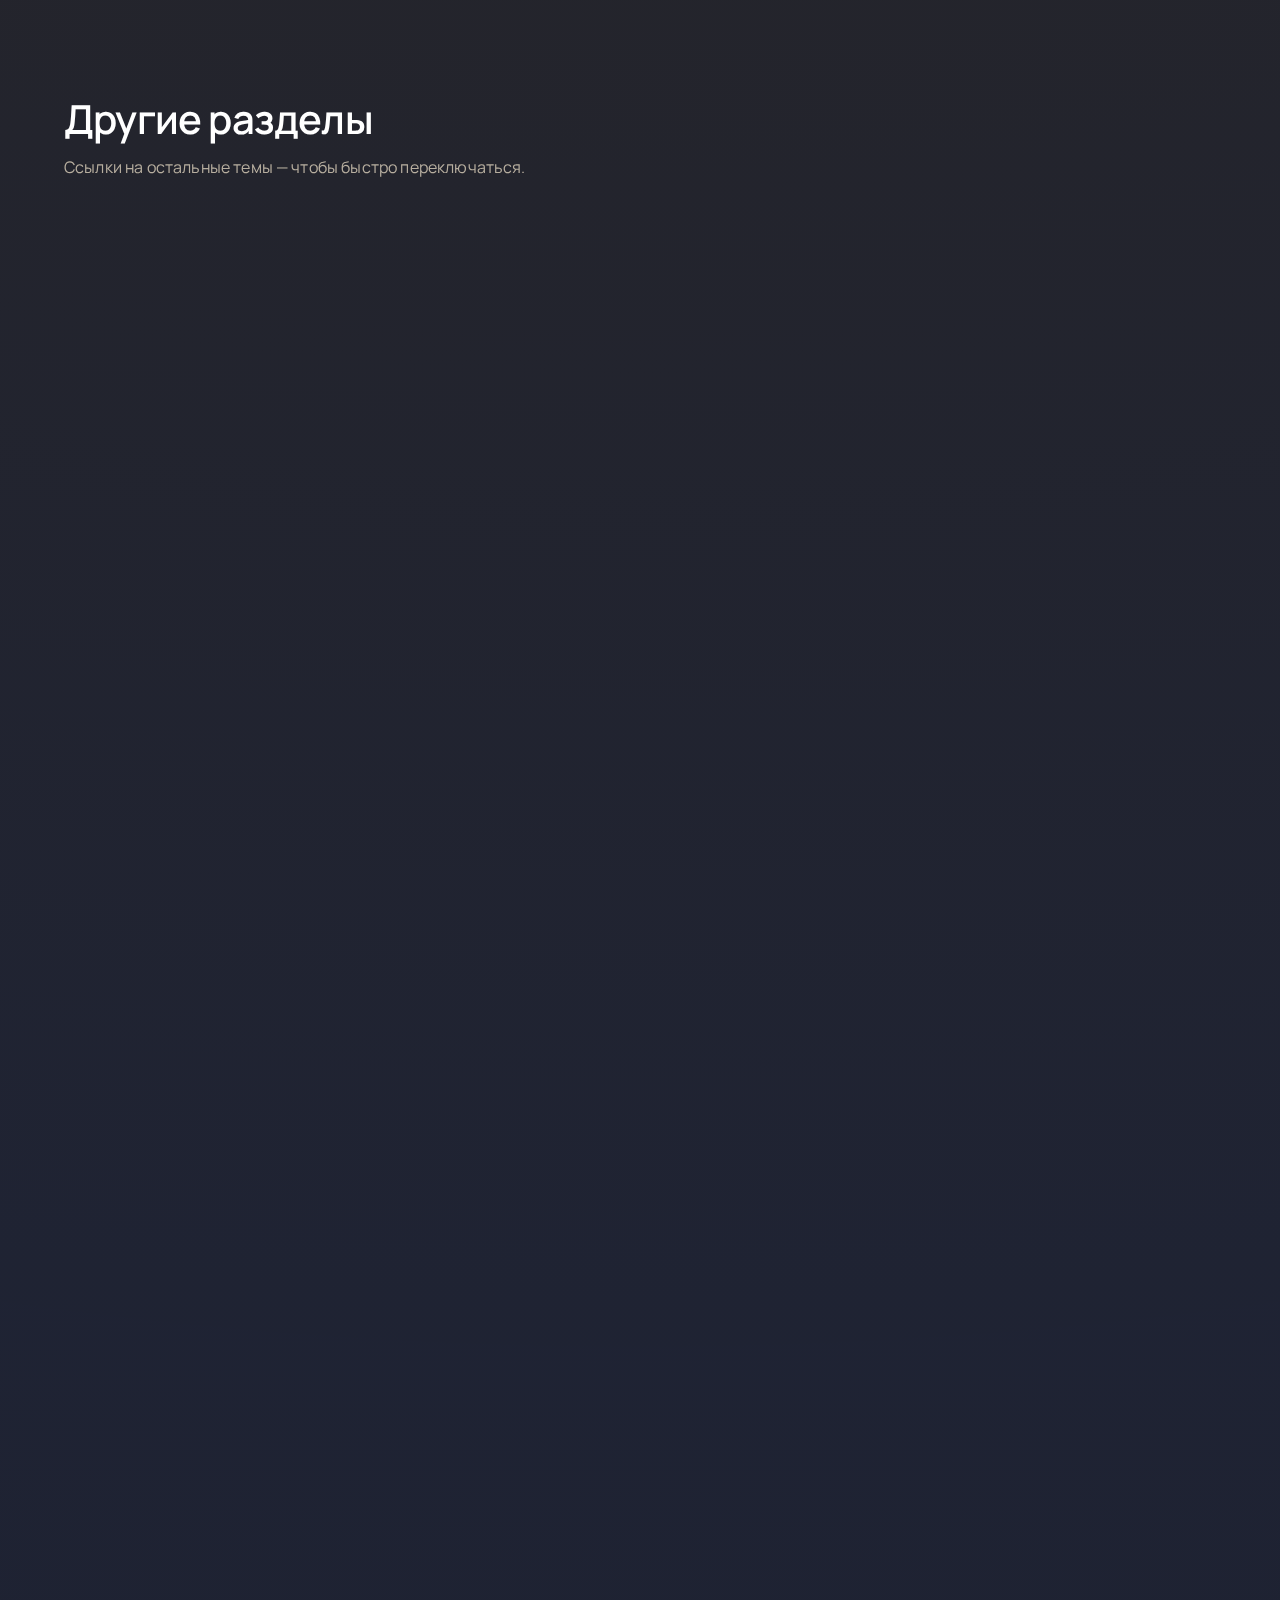
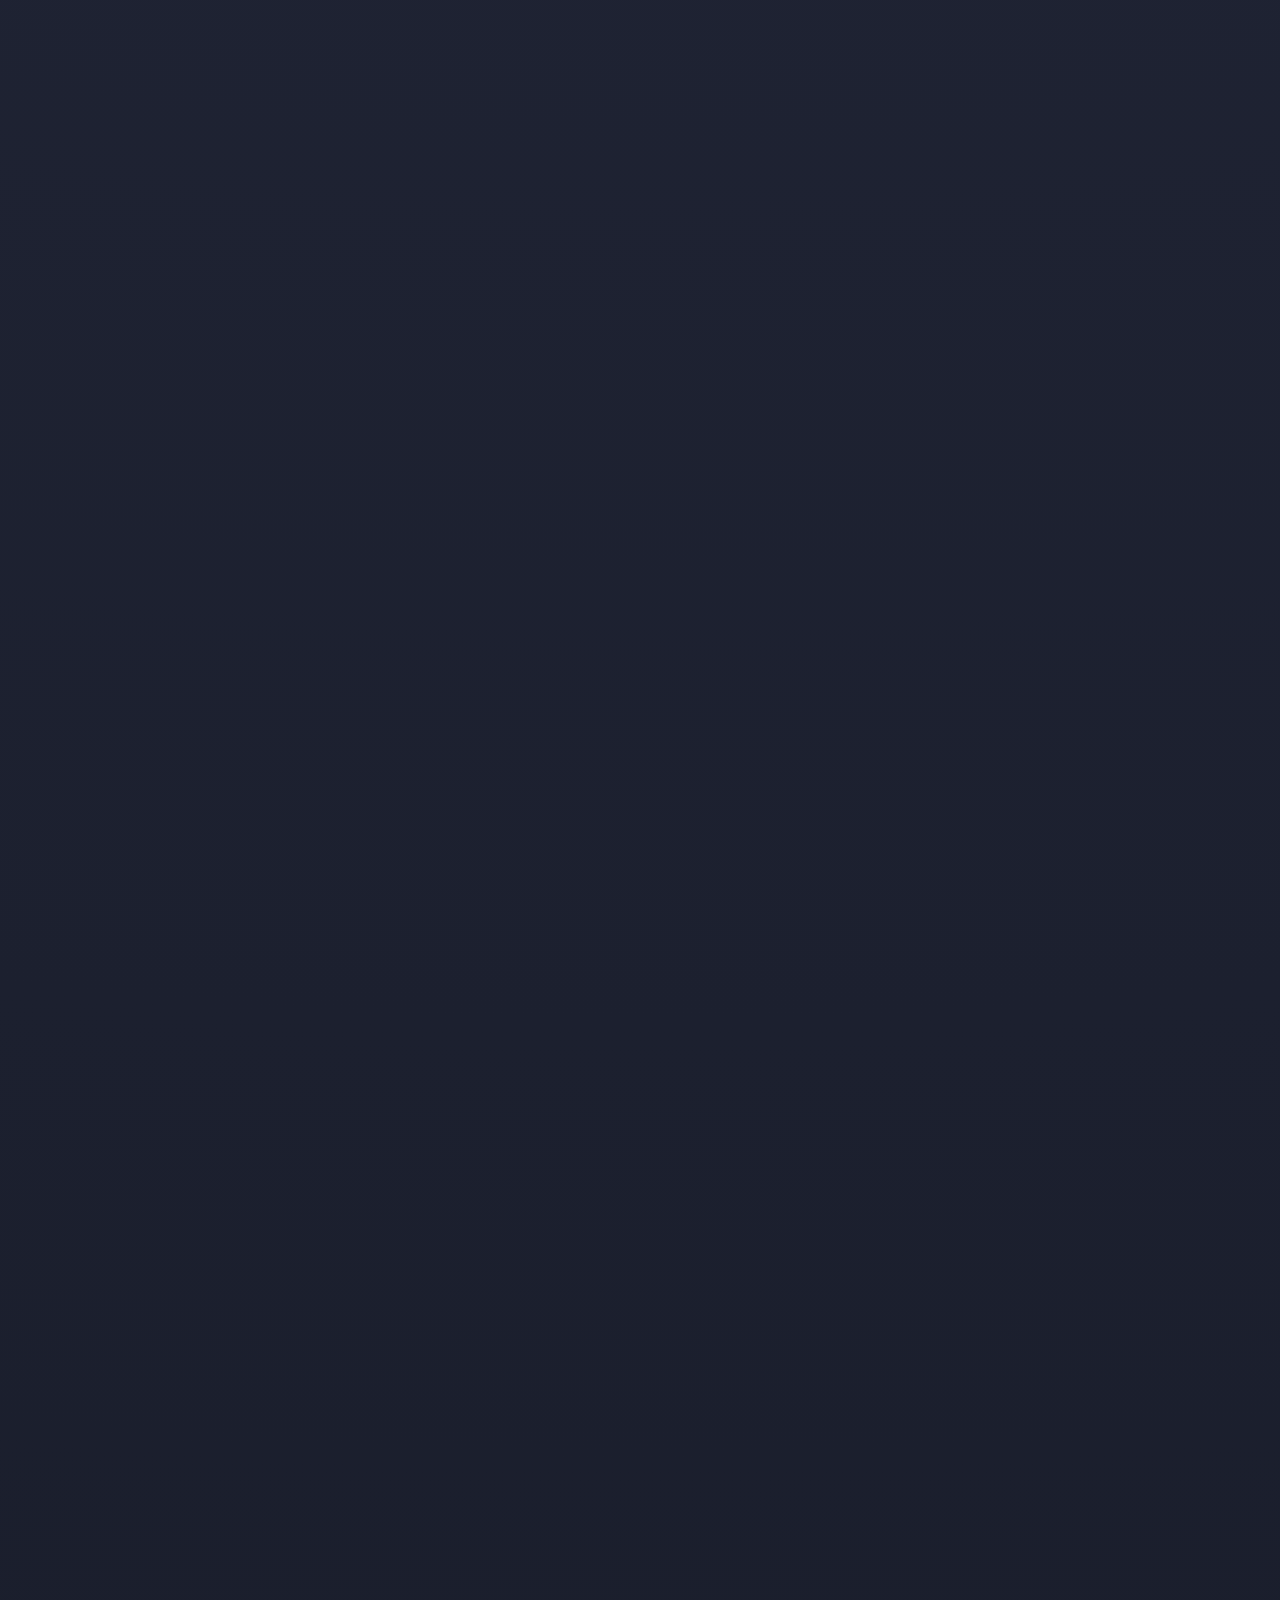
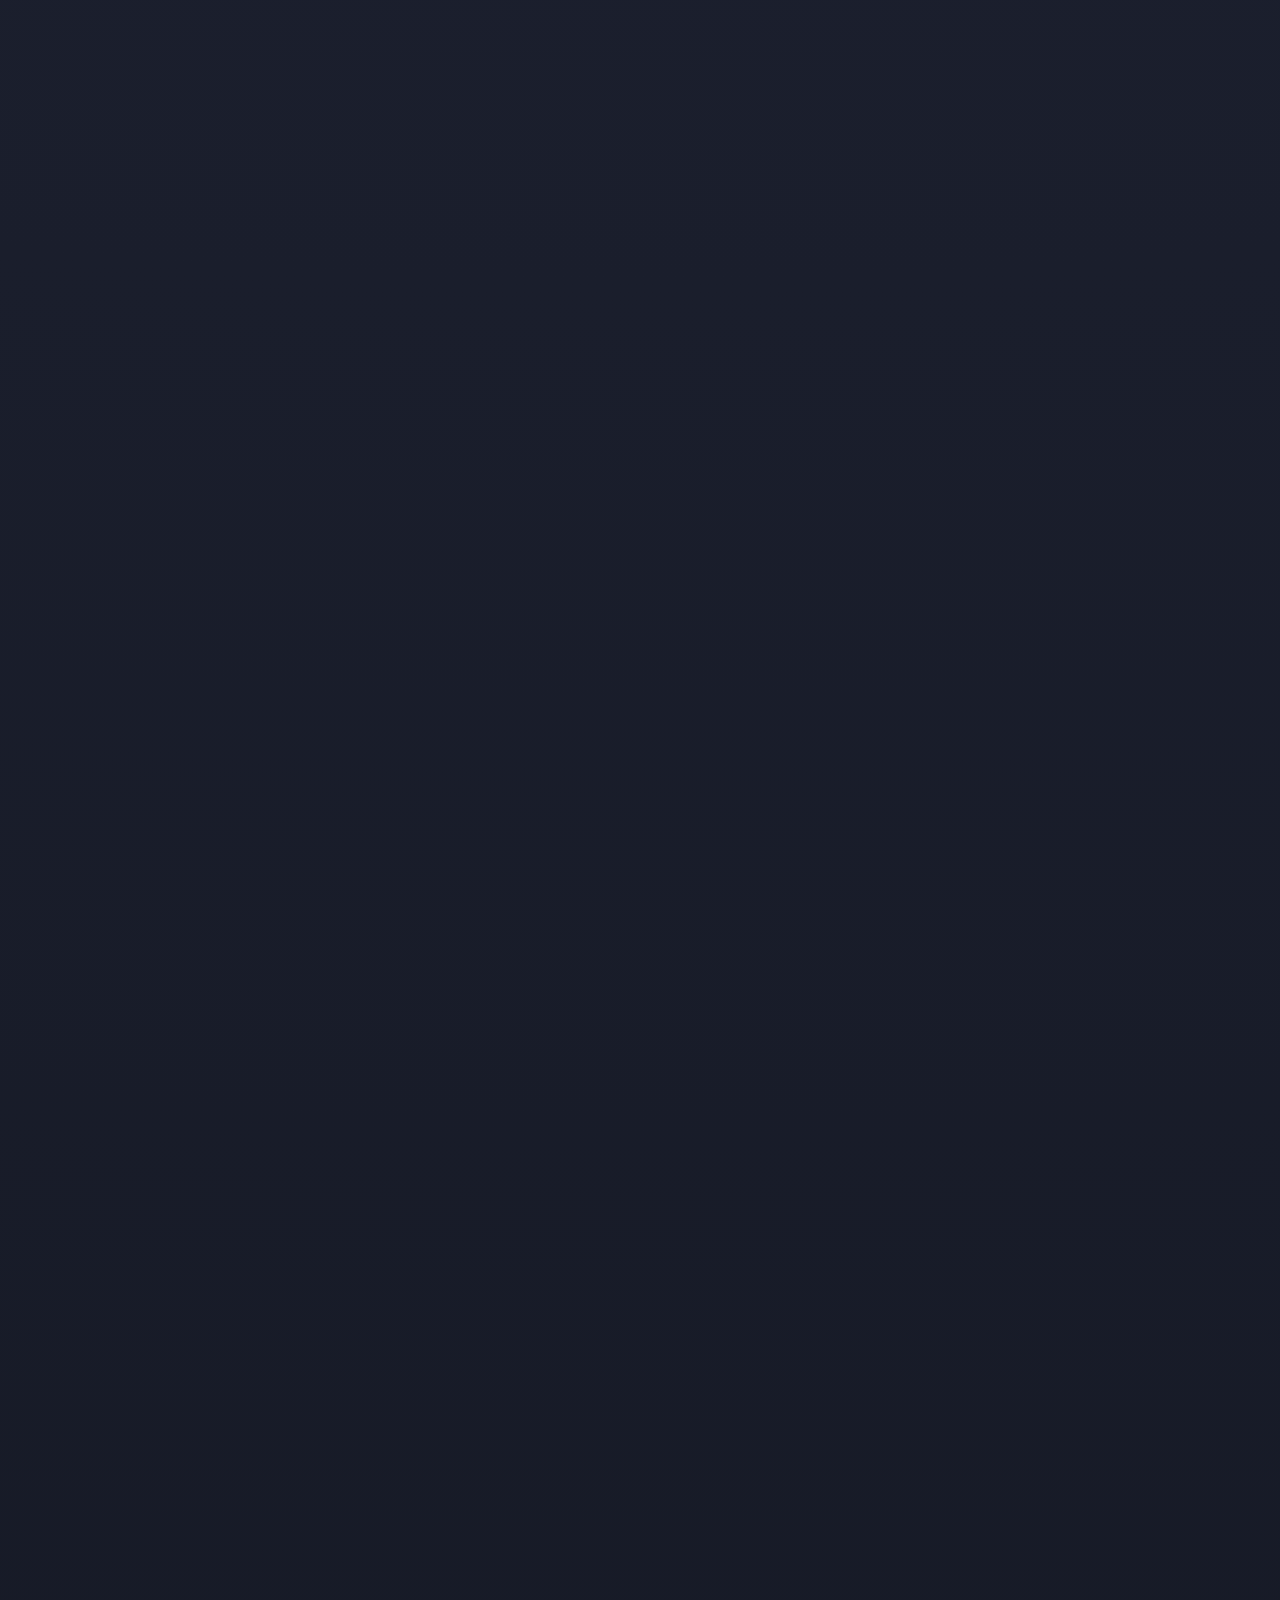
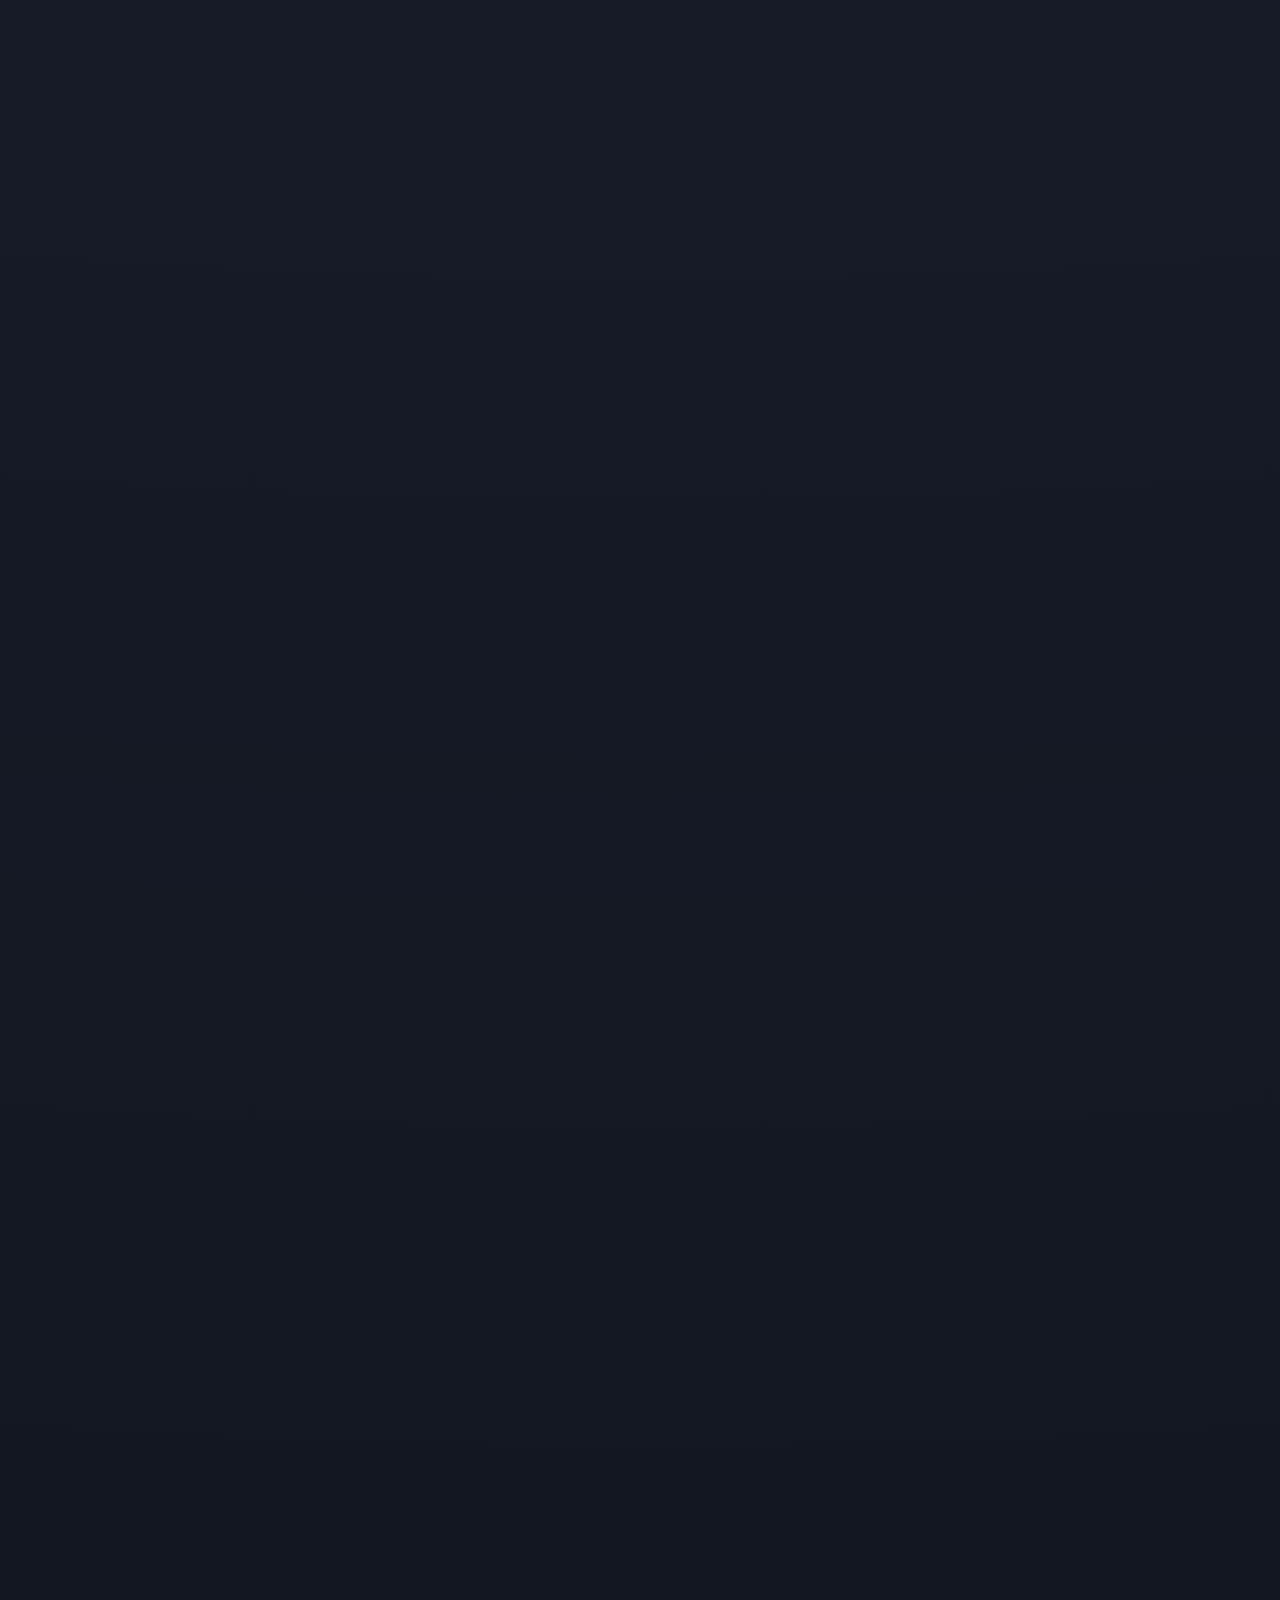
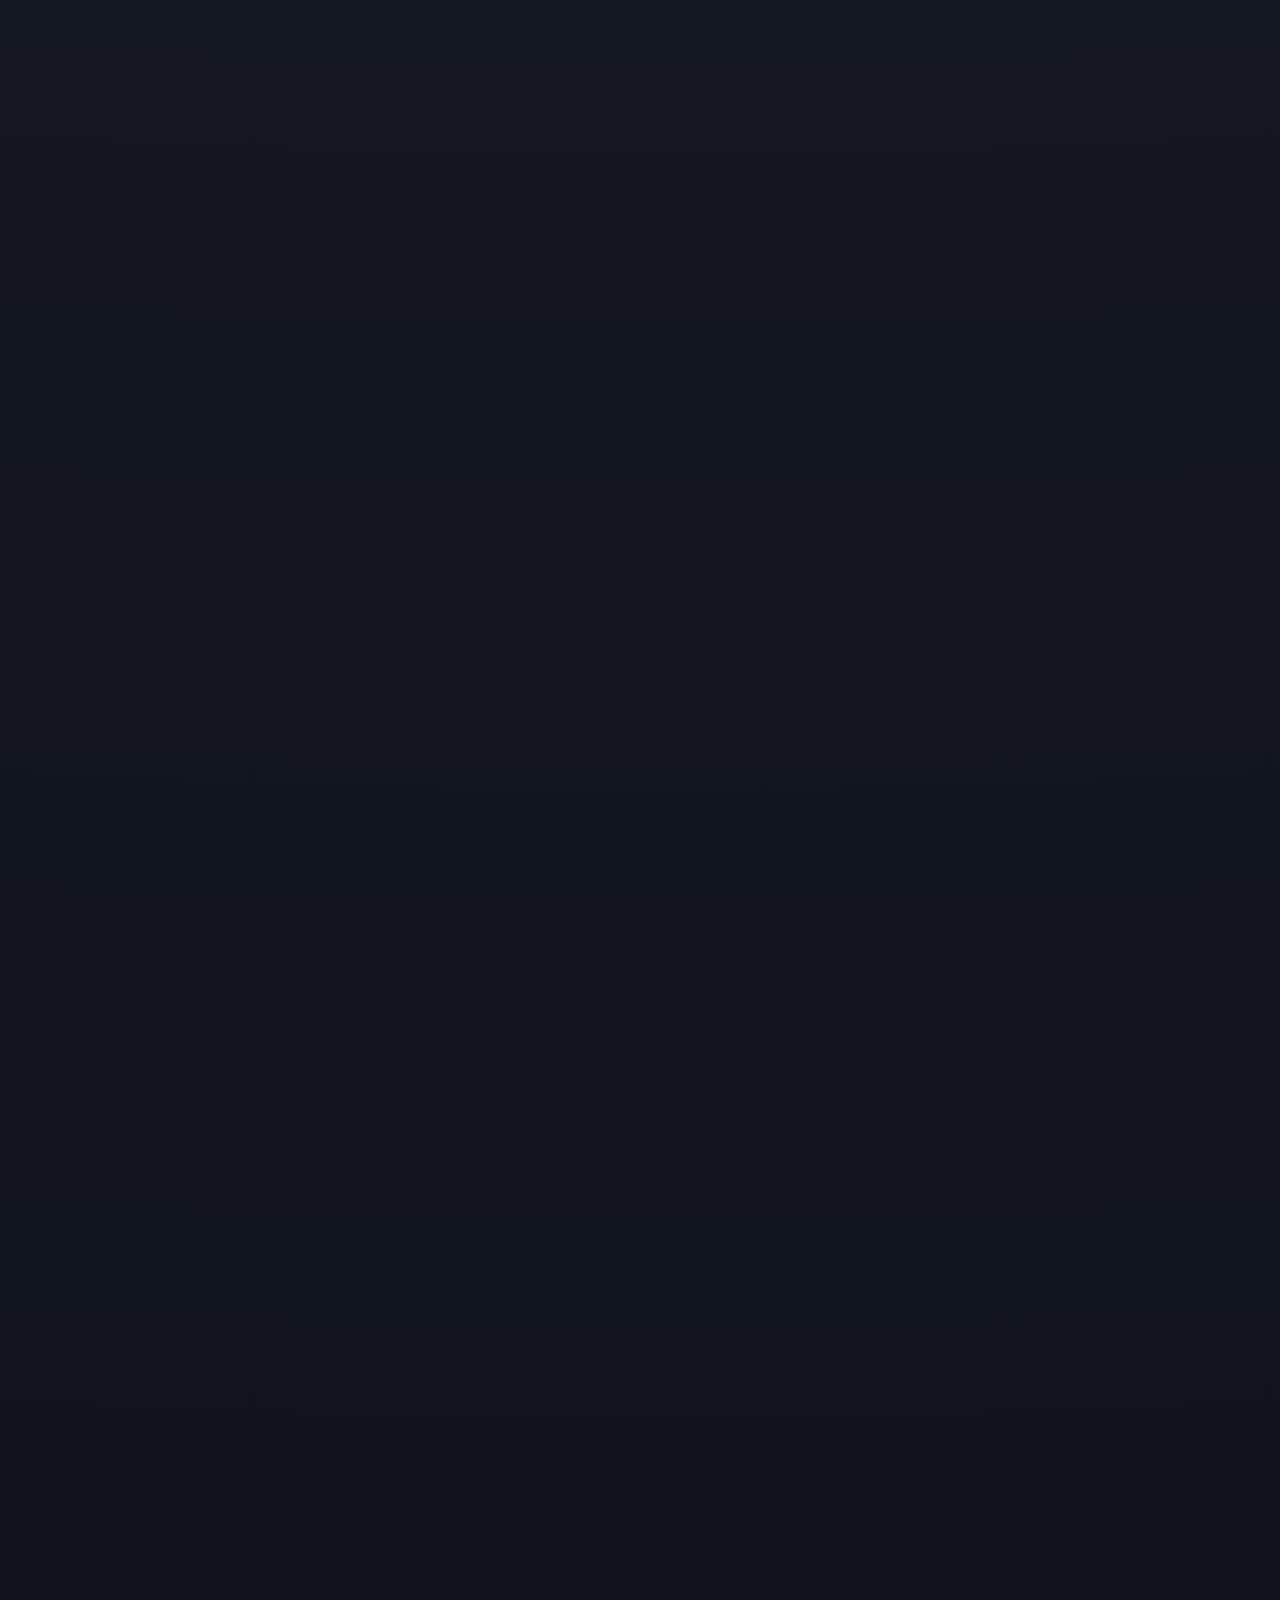
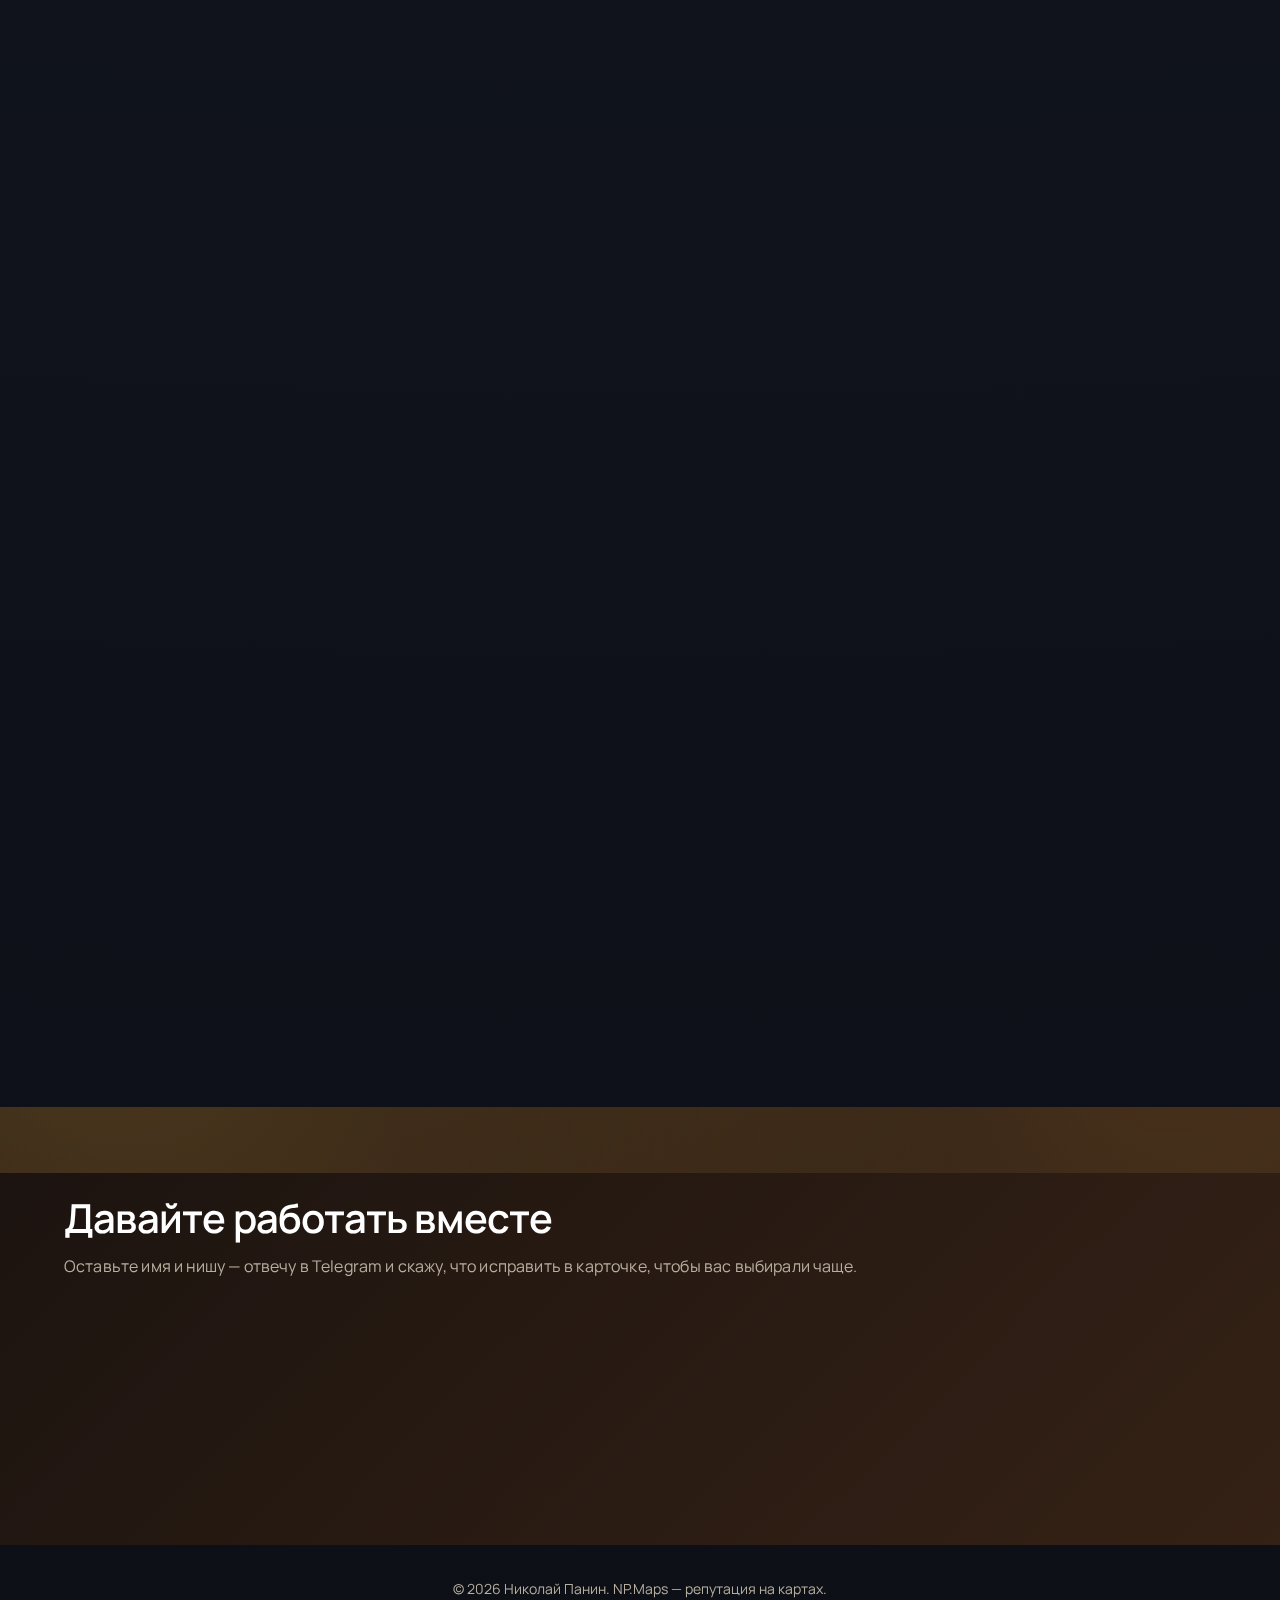
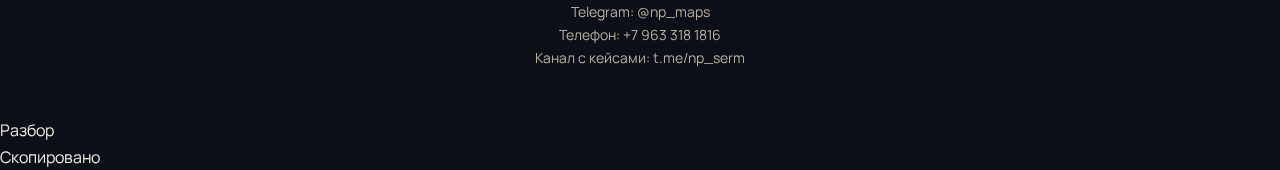
<file: plan.html>
<!DOCTYPE html>

<html lang="ru">
<head>
<!-- BUILD: 20260122-11 -->
<meta charset="utf-8"/>
<meta content="width=device-width, initial-scale=1" name="viewport"/>
<meta content="#0c0f16" name="theme-color"/>
<script id="themeInit">(function(){try{var k='theme';var t=localStorage.getItem(k);if(t!=='light'&&t!=='dark'){t='dark';try{localStorage.setItem(k,t);}catch(e){}}document.documentElement.setAttribute('data-theme',t);var m=document.querySelector('meta[name="theme-color"]');if(m){m.setAttribute('content',t==='dark'?'#0c0f16':'#fbf7f1');}}catch(e){document.documentElement.setAttribute('data-theme','dark');var m2=document.querySelector('meta[name="theme-color"]');if(m2){m2.setAttribute('content','#0c0f16');}}})();</script><link href="/icons/favicon.ico" rel="icon" sizes="any"/>
<link href="/icons/favicon-32x32.png" rel="icon" sizes="32x32" type="image/png"/>
<link href="/icons/favicon-16x16.png" rel="icon" sizes="16x16" type="image/png"/>
<link href="/icons/icon.svg" rel="icon" type="image/svg+xml"/>
<link href="/icons/apple-touch-icon.png" rel="apple-touch-icon"/>
<link href="/manifest.webmanifest?v=20260122-11" rel="manifest"/>
<meta content="yes" name="apple-mobile-web-app-capable"/>
<meta content="default" name="apple-mobile-web-app-status-bar-style"/>
<meta content="NP.Maps" name="apple-mobile-web-app-title"/>
<meta content="Что теряет недоработанная карточка, что делаем, план 30/60/90, что получите и как работаем без магии." name="description"/>
<title>План 30/60/90 | NP.Maps</title>
<link href="https://np-maps.ru/system" rel="canonical"/>
<meta content="NP.Maps — SERM на Яндекс Картах и Яндекс Бизнес" property="og:title"/>
<meta content="Упаковываем карточку, настраиваем работу с отзывами и контентом, держим репутацию под контролем. Без обещаний «5.0 за неделю»." property="og:description"/>
<meta content="https://np-maps.ru/og-image.png" property="og:image"/>
<meta content="NP.Maps — SERM на картах" property="og:image:alt"/>
<meta content="https://np-maps.ru/system.html" property="og:url"/>
<meta content="website" property="og:type"/>
<meta content="NP.Maps" property="og:site_name"/>
<meta content="summary_large_image" name="twitter:card"/>
<meta content="NP.Maps — SERM на Яндекс Картах и Яндекс Бизнес" name="twitter:title"/>
<meta content="Упаковываем карточку, настраиваем работу с отзывами и контентом, держим репутацию под контролем. Без накрутки." name="twitter:description"/>
<meta content="https://np-maps.ru/og-image.png" name="twitter:image"/>
<!-- Cache-busting for static assets (change version in one place) -->
<script>
  // Update this value on deploy to force browsers to fetch fresh CSS/JS
  window.__ASSET_V__ = '20260122-11';
</script>
<link href="/styles.css?v=20260122-11" rel="stylesheet"/>
<link href="/sitemap.xml" rel="sitemap" type="application/xml"/>
<link href="https://fonts.googleapis.com" rel="preconnect"/>
<link crossorigin="" href="https://fonts.gstatic.com" rel="preconnect"/>
<link href="https://fonts.googleapis.com/css2?family=Manrope:wght@400;600;700&amp;display=swap" rel="stylesheet"/>
<script type="application/ld+json">
    {
      "@context": "https://schema.org",
      "@type": "Person",
      "name": "Николай Панин",
      "url": "https://np-maps.ru/",
      "sameAs": ["https://t.me/np_maps", "https://t.me/np_serm"],
      "jobTitle": "SERM на картах (Яндекс Бизнес)",
      "knowsAbout": ["SERM", "Яндекс Бизнес", "репутация на картах", "локальный маркетинг", "работа с отзывами"]
    }
  </script>
<script type="application/ld+json">
    {
      "@context": "https://schema.org",
      "@type": "WebSite",
      "name": "NP.Maps — репутация на картах",
      "url": "https://np-maps.ru/"
    }
  </script>
<script type="application/ld+json">
  {
    "@context": "https://schema.org",
    "@type": "ProfessionalService",
    "name": "NP.Maps",
    "url": "https://np-maps.ru/",
    "telephone": "+7 963 318 1816",
    "areaServed": "RU",
    "serviceType": ["SERM на картах", "Яндекс Бизнес", "Работа с отзывами", "Ответы на негатив", "Контент для карточки"],
    "founder": {
      "@type": "Person",
      "name": "Николай Панин"
    },
    "sameAs": ["https://t.me/np_maps", "https://t.me/np_serm"]
  }
</script><script type="application/ld+json">{"@context":"https://schema.org","@type":"FAQPage","mainEntity":[{"@type":"Question","name":"Что конкретно вы делаете в SERM, кроме «отзывов»?","acceptedAnswer":{"@type":"Answer","text":"Выстраиваю систему доверия на картах: упаковка карточки (услуги/категории/описание/контент) → стратегия отзывов → ответы на негатив → мониторинг → отчётность."}},{"@type":"Question","name":"С каких площадок начинаем и почему?","acceptedAnswer":{"@type":"Answer","text":"Начинаем там, где у вас больше трафика и денег (часто Яндекс). 2ГИС/Google подключаю параллельно, если там есть аудитория или задача."}},{"@type":"Question","name":"Вы можете гарантировать рост клиентов / заявок / продаж?","acceptedAnswer":{"@type":"Answer","text":"Продажи гарантировать нельзя — влияют цена, сезон, конкуренты и обработка обращений. Гарантирую процесс: план, регулярные действия, контроль метрик и прозрачные отчёты."}},{"@type":"Question","name":"Какие результаты считаем нормальными и как их измеряем?","acceptedAnswer":{"@type":"Answer","text":"Смотрим цифры: показы/просмотры, звонки/клики/переходы, конверсия «просмотр → действие», рейтинг и качество отзывов, доля негатива и скорость реакции. Фиксируем «до/после»."}},{"@type":"Question","name":"Сколько времени нужно, чтобы увидеть первые сдвиги?","acceptedAnswer":{"@type":"Answer","text":"Обычно: 7–14 дней — порядок в карточке и первые сдвиги по действиям; 30 дней — стабилизация; 60–90 дней — системный эффект (доверие + отзывы + конверсия)."}},{"@type":"Question","name":"Что важнее сначала: упаковка карточки или отзывы?","acceptedAnswer":{"@type":"Answer","text":"Если карточка «сырая», отзывы работают хуже. Почти всегда сначала фундамент (упаковка), потом — активная стратегия отзывов."}},{"@type":"Question","name":"Почему у нас хороший рейтинг, но звонков мало?","acceptedAnswer":{"@type":"Answer","text":"Часто причина в витрине: слабые фото, неясно «что вы делаете» за 5 секунд, услуги/категории не попадают в спрос, нет сильного УТП и понятного следующего шага."}},{"@type":"Question","name":"Что вы будете менять в карточке?","acceptedAnswer":{"@type":"Answer","text":"То, что влияет на выбор: услуги/категории (чтобы попадать в выдачу), описание/УТП, фото/видео и порядок контента, ответы на вопросы, оформление «под конверсию»."}},{"@type":"Question","name":"Какие материалы нужны от нас на старте?","acceptedAnswer":{"@type":"Answer","text":"Минимум: ссылка на карточку, список услуг + цены/диапазоны (как есть), 10–30 фото (любые), ваши сильные стороны (скорость/гарантии/особенности)."}},{"@type":"Question","name":"Кто отвечает на отзывы: вы или администратор?","acceptedAnswer":{"@type":"Answer","text":"Два варианта: веду ответы под ключ или даю регламент/шаблоны и контролирую качество, а публикует ваш администратор."}},{"@type":"Question","name":"Как вы работаете с негативом и как быстро реагируете?","acceptedAnswer":{"@type":"Answer","text":"Негатив не лежит «неделю»: обычно реагируем в течение 24 часов. В большинстве случаев — грамотный ответ + фиксация решения. Удаление — только если есть основания по правилам."}},{"@type":"Question","name":"Вы можете удалить «несправедливый» отзыв?","acceptedAnswer":{"@type":"Answer","text":"Могу подготовить и провести оспаривание, если есть реальные основания (фейк, мат, персональные данные и т.п.). «Просто не нравится» — не основание."}},{"@type":"Question","name":"Какие риски: фильтры, снятие отзывов, бан?","acceptedAnswer":{"@type":"Answer","text":"Риски появляются при «в лоб»: резкие всплески, одинаковые тексты, подозрительные аккаунты. Работаю аккуратно: ровный темп, разные сценарии, человеческая логика, без серых схем."}},{"@type":"Question","name":"Как собираете новые отзывы безопасно?","acceptedAnswer":{"@type":"Answer","text":"Через систему запросов после услуги/покупки: скрипты для персонала, QR/ссылки, правильные точки контакта. Заранее задаём темы отзывов (сервис/качество/сроки/гарантия), чтобы это работало на выбор."}},{"@type":"Question","name":"Как часто отчёты и что в них будет?","acceptedAnswer":{"@type":"Answer","text":"Обычно 1–4 раза в месяц (зависит от формата). В отчёте: что сделали → что изменилось в цифрах → выводы → план следующего периода. По инцидентам/негативу — сразу."}}]}</script>
<meta content="ru_RU" property="og:locale"/><meta content="image/png" property="og:image:type"/><meta content="1200" property="og:image:width"/><meta content="630" property="og:image:height"/></head>
<body>
<a class="skip-link" href="#main-content">Пропустить к контенту</a>
<div aria-hidden="true" class="scroll-progress">
<span class="scroll-progress__bar"></span>
</div>
<header class="site-header">
<div class="container header-inner">
<div class="brand">
<button aria-label="Сменить тему" class="btn btn-outline theme-toggle" id="themeToggle" title="Светлая/тёмная тема" type="button"><svg aria-hidden="true" class="icon-sun" viewbox="0 0 24 24"><circle cx="12" cy="12" fill="none" r="4" stroke="currentColor" stroke-width="2"></circle><path d="M12 2v3M12 19v3M4.22 4.22l2.12 2.12M17.66 17.66l2.12 2.12M2 12h3M19 12h3M4.22 19.78l2.12-2.12M17.66 6.34l2.12-2.12" fill="none" stroke="currentColor" stroke-linecap="round" stroke-width="2"></path></svg><svg aria-hidden="true" class="icon-moon" viewbox="0 0 24 24"><path d="M21 13.2A7.5 7.5 0 1 1 10.8 3a6 6 0 0 0 10.2 10.2Z" fill="none" stroke="currentColor" stroke-linejoin="round" stroke-width="2"></path></svg></button>
<div class="logo">
<span class="logo-title"><img alt="NP.Maps" aria-hidden="true" class="logo-mark" decoding="async" height="20" src="/icons/icon.svg?v=20260122-11" width="20"/>NP.Maps</span>
<span class="logo-subtitle">Репутация на картах: карточка, отзывы, ответы, контент и контроль. Без фейков.</span>
</div>
</div>
<div class="header-actions">
<a class="btn btn-outline header-cta header-cta--withicon" data-track="header_tg" href="https://t.me/np_serm" rel="noreferrer" target="_blank"><img alt="" class="cta-ico" decoding="async" height="18" loading="lazy" src="/icons/np-avatar-64.png" width="18"/>Канал в Телеграме</a>
<div class="contacts">
<a class="contact-link" data-copy="+7 963 318 1816" data-track="phone_click" href="tel:+79633181816"><img alt="" class="contact-ico" decoding="async" height="16" loading="lazy" src="/icons/phone.svg?v=20260122-11" width="16"/>+7 963 318 1816</a>
<a class="contact-link" data-copy="https://t.me/np_maps" data-track="tg_click" href="https://t.me/np_maps" rel="noreferrer" target="_blank"><img alt="" class="contact-ico" decoding="async" height="16" loading="lazy" src="/icons/telegram.svg?v=20260122-11" width="16"/>Telegram</a>
</div>
</div>
</div>
</header>
<main id="main-content">
<section class="section hero" id="hero">
<div class="container">
<div class="hero-top">
<div class="hero-head">
<h1>План 30/60/90</h1>
<p class="hero-kicker">Порядок. Приоритеты. Система.</p><div class="page-links"><a class="pill-link" href="/">Главная</a><a class="pill-link" href="/why-yandex">Почему Яндекс</a><a class="pill-link" href="/losses">Потери</a><a class="pill-link" href="/system">Что делаем</a><a class="pill-link" href="/plan">План 30/60/90</a><a class="pill-link" href="/process">Процесс</a><a class="pill-link" href="/pricing">Тарифы</a><a class="pill-link" href="/honesty">Честно</a><a class="pill-link" href="/faq">FAQ</a></div>
<p class="lead">План нужен, чтобы не делать «всё и сразу». Сначала — то, что быстрее всего поднимает доверие и конверсию. Потом — то, что даёт стабильность.</p>
<p class="muted">Это не обещание «взлёта завтра». Это порядок работ, который обычно даёт результат на дистанции.</p>
<a class="btn btn-primary" data-track="hero_tg" href="https://t.me/np_maps" rel="noreferrer" target="_blank">Запросить разбор карточки</a>
<p class="hero-format">Формат: под ключ или вместе с вашей командой — регламенты и контроль.</p>
<p class="muted">Достаточно ссылки + город + ниша + какая задача — отвечу, с чего начать.</p>
</div>
<div aria-hidden="true" class="hero-visual">
<img alt="" class="theme-art" data-src-dark="/assets/illustrations/hero-visual-dark.svg" data-src-light="/assets/illustrations/hero-visual-light.svg" decoding="async" fetchpriority="high" loading="eager" src="/assets/illustrations/hero-visual-dark.svg"/>
</div>
</div>
<div class="hero-grid">
<article class="card">
<h3>Типовые проблемы</h3>
<ul>
<li>отзывов мало — и они «не про страхи клиента»</li>
<li>негатив висит без ответа</li>
<li>фото слабые или случайные</li>
<li>услуги/цены неясны — клиент не понимает «за что платить»</li>
</ul>
</article>
<article class="card">
<h3>Что вы получите</h3>
<ul>
<li>карточку, которую удобно сравнивать — и приятно выбирать</li>
<li>процесс сбора отзывов (без накрутки)</li>
<li>регламент ответов на отзывы и вопросы</li>
<li>контент, который подтверждает качество</li>
<li>если подключаем продвижение — геоперфоманс: районы/города, бюджет туда, где есть заявки</li>
<li>отчётность по географии: где растут звонки/маршруты/переходы</li>
</ul>
</article>
<article class="card">
<h3>Как стартуем</h3>
<ol>
<li>15 минут: цели, города, конкуренты</li>
<li>диагностика карточки и витрины</li>
<li>план на 30 дней + стоимость</li>
</ol>
</article>
</div>
</div>
</section>
<section class="section plan" id="plan">
<div class="container">
<div class="section-head"><h2>План 30/60/90 — чтобы это стало системой, а не «разовой прокачкой».</h2><div aria-hidden="true" class="section-illus-wrap"><img alt="" class="theme-art section-illus-img" data-src-dark="/assets/illustrations/blocks/plan-dark.svg" data-src-light="/assets/illustrations/blocks/plan-light.svg" decoding="async" loading="lazy" src="/assets/illustrations/blocks/plan-dark.svg"/></div></div>
<div class="plan-grid">
<article class="card">
<h3>0–30 дней: приводим в порядок</h3>
<ul>
<li>диагностика карточки + 2–5 конкурентов</li>
<li>правки фундамента и витрины</li>
<li>упаковка: смыслы, формулировки, структура услуг</li>
<li>регламент ответов (включая негатив)</li>
<li>старт процесса отзывов и контента</li>
</ul>
<p class="result">Итог: карточка стала понятной и «живой».</p>
</article>
<article class="card">
<h3>31–60 дней: наращиваем доверие</h3>
<ul>
<li>добор отзывов под ключевые страхи клиента</li>
<li>усиливаем фото/контент и витрину услуг</li>
<li>закрываем слабые места по аналитике</li>
<li>мониторинг отзывов/вопросов/правок</li>
</ul>
<p class="result">Итог: доверие растёт, негатив не «убивает» конверсию.</p>
</article>
<article class="card">
<h3>61–90 дней: закрепляем и масштабируем</h3>
<ul>
<li>делаем процесс привычкой команды</li>
<li>регулярный контент и качество ответов</li>
<li>отчётность + гипотезы улучшений</li>
<li>подготовка к спокойной поддержке</li>
</ul>
<p class="result">Итог: система работает стабильно, без «качелей».</p>
</article>
</div>
</div>
</section>
<section class="section" id="pages">
<div class="container">
<h2>Другие разделы</h2>
<p class="muted">Ссылки на остальные темы — чтобы быстро переключаться.</p>
<div class="pages-grid">
<a class="card page-card" href="/why-yandex">
<span aria-hidden="true" class="page-ico">
<svg fill="none" stroke="currentColor" stroke-linecap="round" stroke-linejoin="round" stroke-width="2" viewbox="0 0 24 24">
<path d="M12 21s7-4.5 7-11a7 7 0 0 0-14 0c0 6.5 7 11 7 11Z"></path><circle cx="12" cy="10" r="2.5"></circle>
</svg>
</span>
<span class="page-meta">
<h3>Почему Яндекс</h3>
<p class="muted">Колдунщик, предустановка, «рядом». Почему выбор происходит прямо в карточке.</p>
</span>
<span aria-hidden="true" class="page-arrow">→</span>
</a>
<a class="card page-card" href="/losses">
<span aria-hidden="true" class="page-ico">
<svg fill="none" stroke="currentColor" stroke-linecap="round" stroke-linejoin="round" stroke-width="2" viewbox="0 0 24 24">
<path d="M12 9v4"></path><path d="M12 17h.01"></path><path d="M10.3 3.3 2.8 16.2A2 2 0 0 0 4.5 19h15a2 2 0 0 0 1.7-2.8L13.7 3.3a2 2 0 0 0-3.4 0Z"></path>
</svg>
</span>
<span class="page-meta">
<h3>Потери</h3>
<p class="muted">Где вы теряете выбор ещё до звонка: доверие, понятность, шаг к действию.</p>
</span>
<span aria-hidden="true" class="page-arrow">→</span>
</a>
<a class="card page-card" href="/system">
<span aria-hidden="true" class="page-ico">
<svg fill="none" stroke="currentColor" stroke-linecap="round" stroke-linejoin="round" stroke-width="2" viewbox="0 0 24 24">
<path d="M5 6h14"></path><path d="M5 12h10"></path><path d="M5 18h14"></path><circle cx="19" cy="12" r="2"></circle>
</svg>
</span>
<span class="page-meta">
<h3>Что делаем</h3>
<p class="muted">4 опоры: фундамент, отзывы, ответы, контент. Делает карточку «выборной».</p>
</span>
<span aria-hidden="true" class="page-arrow">→</span>
</a>
<a class="card page-card" href="/">
<span aria-hidden="true" class="page-ico"><svg fill="none" height="24" stroke="currentColor" stroke-linecap="round" stroke-linejoin="round" stroke-width="2" viewbox="0 0 24 24" width="24">
<path d="M3 10.5 12 3l9 7.5"></path>
<path d="M5 10v10a1 1 0 0 0 1 1h4v-6h4v6h4a1 1 0 0 0 1-1V10"></path>
</svg></span>
<span class="page-meta">
<h3>Вернуться на главную</h3>
<p class="muted">К началу: кратко о смысле, разделах и как начать.</p>
</span>
<span aria-hidden="true" class="page-arrow">→</span>
</a>
<a class="card page-card" href="/process">
<span aria-hidden="true" class="page-ico">
<svg fill="none" stroke="currentColor" stroke-linecap="round" stroke-linejoin="round" stroke-width="2" viewbox="0 0 24 24">
<path d="M4 6h10"></path><path d="M4 12h14"></path><path d="M4 18h8"></path><path d="M18 6l2 2-2 2"></path><path d="M16 12l2 2-2 2"></path>
</svg>
</span>
<span class="page-meta">
<h3>Процесс</h3>
<p class="muted">Как идём по шагам: старт → аудит → внедрение → контроль → отчёт.</p>
</span>
<span aria-hidden="true" class="page-arrow">→</span>
</a>
<a class="card page-card" href="/pricing">
<span aria-hidden="true" class="page-ico">
<svg fill="none" stroke="currentColor" stroke-linecap="round" stroke-linejoin="round" stroke-width="2" viewbox="0 0 24 24">
<path d="M20 7H7a2 2 0 0 0-2 2v8a2 2 0 0 0 2 2h13"></path><path d="M16 7V5a2 2 0 0 0-2-2H6a2 2 0 0 0-2 2v12"></path><path d="M18 12h2"></path>
</svg>
</span>
<span class="page-meta">
<h3>Тарифы</h3>
<p class="muted">3 формата работы + опции‑ускорители. Понятно, за что платите.</p>
</span>
<span aria-hidden="true" class="page-arrow">→</span>
</a>
<a class="card page-card" href="/honesty">
<span aria-hidden="true" class="page-ico">
<svg fill="none" stroke="currentColor" stroke-linecap="round" stroke-linejoin="round" stroke-width="2" viewbox="0 0 24 24">
<path d="M12 22s8-4 8-10V5l-8-3-8 3v7c0 6 8 10 8 10Z"></path><path d="M9 12l2 2 4-5"></path>
</svg>
</span>
<span class="page-meta">
<h3>Честно</h3>
<p class="muted">Границы, ожидания, кому подойдёт/не подойдёт. Без обещаний и накрутки.</p>
</span>
<span aria-hidden="true" class="page-arrow">→</span>
</a>
<a class="card page-card" href="/faq">
<span aria-hidden="true" class="page-ico">
<svg fill="none" stroke="currentColor" stroke-linecap="round" stroke-linejoin="round" stroke-width="2" viewbox="0 0 24 24">
<path d="M21 15a4 4 0 0 1-4 4H8l-5 3V7a4 4 0 0 1 4-4h10a4 4 0 0 1 4 4v8Z"></path><path d="M9.5 9.5a2.5 2.5 0 1 1 3.7 2.2c-.8.4-1.2.8-1.2 1.8"></path><path d="M12 17h.01"></path>
</svg>
</span>
<span class="page-meta">
<h3>FAQ</h3>
<p class="muted">Вопросы, сроки, риски, метрики. Коротко и по делу.</p>
</span>
<span aria-hidden="true" class="page-arrow">→</span>
</a>
</div>
</div>
</section>
<section class="section cta" id="cta">
<div class="container">
<div class="cta-top">
<h2>Давайте работать вместе</h2>
<p class="muted">Оставьте имя и нишу — отвечу в Telegram и скажу, что исправить в карточке, чтобы вас выбирали чаще.</p>
</div>
<div class="cta-inner">
<div class="cta-card card cta-card--large">
<div class="card-head">
<h3>Связь со мной</h3>
</div>
<form autocomplete="on" class="cta-form cta-form--large" id="tgForm">
<div class="cta-form__row">
<label>
<span>Имя</span>
<input id="tgName" name="name" placeholder="Ваше имя" required="" type="text"/>
</label>
<label>
<span>Ниша</span>
<input id="tgNiche" name="niche" placeholder="Стоматология / автосервис / салон" required="" type="text"/>
</label>
</div>
<button class="btn btn-primary btn-block" data-track="tg_form" id="tgSend" type="button">Связаться</button>
<div aria-live="polite" class="form-status" id="formStatus"></div>
</form>
</div>
<div aria-hidden="true" class="cta-visual">
<img alt="" class="theme-art cta-visual__img" data-src-dark="/assets/illustrations/cta-visual-dark.svg" data-src-light="/assets/illustrations/cta-visual-light.svg" decoding="async" loading="lazy" src="/assets/illustrations/cta-visual-dark.svg"/>
</div>
</div>
</div>
</section>
</main>
<footer class="site-footer">
<div class="container">
<p>© 2026 Николай Панин. NP.Maps — репутация на картах.</p>
<div class="footer-contacts">
<p>Telegram: <a data-copy="https://t.me/np_maps" href="https://t.me/np_maps" rel="noreferrer" target="_blank">@np_maps</a></p>
<p>Телефон: <a data-copy="+7 963 318 1816" data-track="phone_click" href="tel:+79633181816">+7 963 318 1816</a></p>
<p>Канал с кейсами: <a href="https://t.me/np_serm" rel="noreferrer" target="_blank">t.me/np_serm</a></p>
</div>
</div>
</footer>
<div aria-hidden="true" class="floating-cta" data-visible="false" id="floatingCta">
<a aria-label="Разбор" class="fab" data-track="fab_cta" href="#cta">Разбор</a>
</div>
<button aria-label="Наверх" class="btn btn-top" id="backToTop" type="button">
    ↑
  </button>
<div aria-atomic="true" aria-live="polite" class="toast" id="toast" role="status">
<span class="toast__message">Скопировано</span>
</div>
<!-- Failsafe: theme toggle must work even if main.js is blocked/cached -->
<script>
  (function () {
    var btn = document.getElementById('themeToggle');
    if (!btn) return;
    var root = document.documentElement;
    var key = 'theme';
    function apply(theme) {
      var t = (theme === 'light' || theme === 'dark') ? theme : 'dark';
      root.setAttribute('data-theme', t);
      if (document.body) document.body.setAttribute('data-theme', t);
      try { localStorage.setItem(key, t); } catch (e) {}
      var meta = document.querySelector('meta[name="theme-color"]');
      if (meta) meta.setAttribute('content', t === 'dark' ? '#0c0f16' : '#fbf7f1');

      // swap theme illustrations (dark/light)
      try {
        document.querySelectorAll('img[data-src-dark][data-src-light]').forEach(function (img) {
          var next = (t === 'dark') ? img.getAttribute('data-src-dark') : img.getAttribute('data-src-light');
          if (next && img.getAttribute('src') !== next) img.setAttribute('src', next);
        });
      } catch (e2) {}
    }

    btn.addEventListener('click', function () {
      var current = root.getAttribute('data-theme') || 'dark';
      apply(current === 'dark' ? 'light' : 'dark');
    });
  })();
</script>
<script>
  (function (V) {
    V = V || '20260122-11';
    var s1 = document.createElement('script');
    s1.defer = true;
    s1.src = '/assets/main.min.js?v=' + V;
    document.body.appendChild(s1);

    var s2 = document.createElement('script');
    s2.defer = true;
    s2.src = '/assets/scrollwave.js?v=' + V;
    document.body.appendChild(s2);
  })(window.__ASSET_V__);
</script>
<script defer="defer" src="/spa.js?v=20260122-11"></script></body>
</html>
</file>
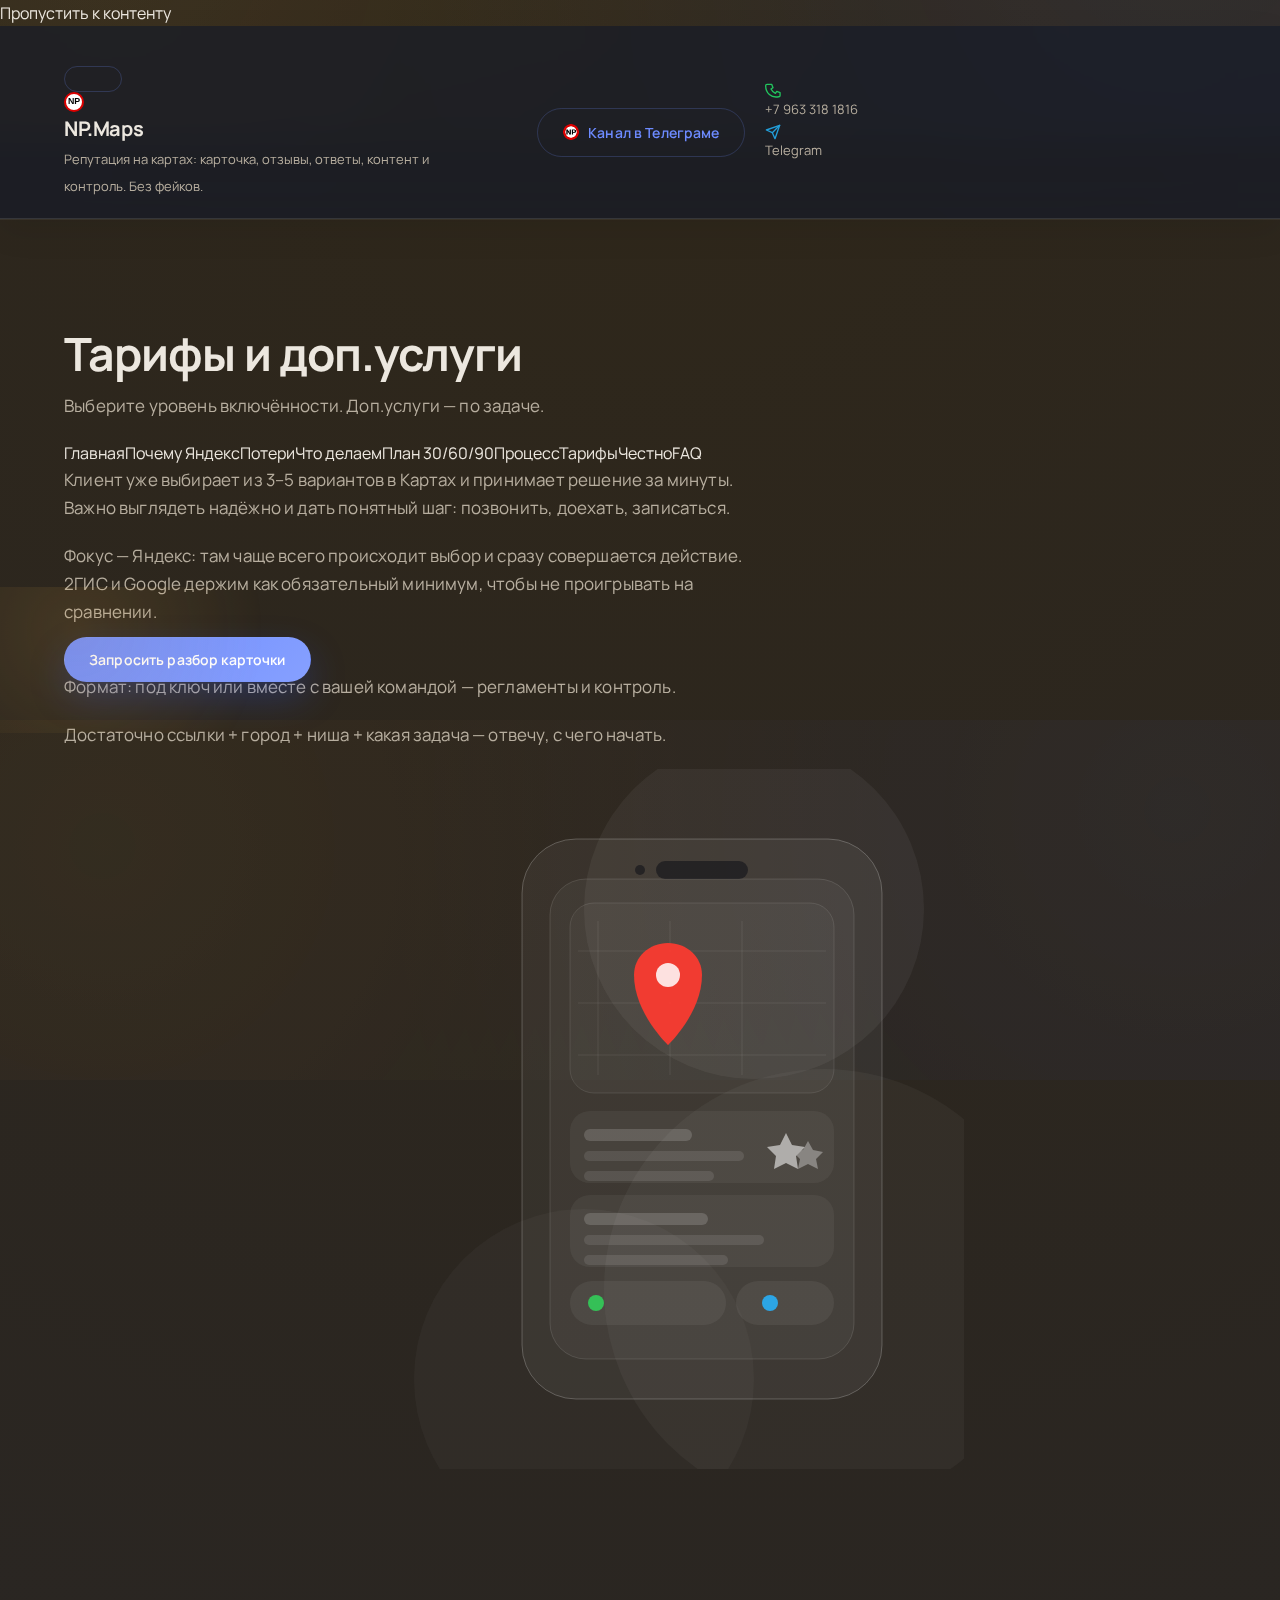
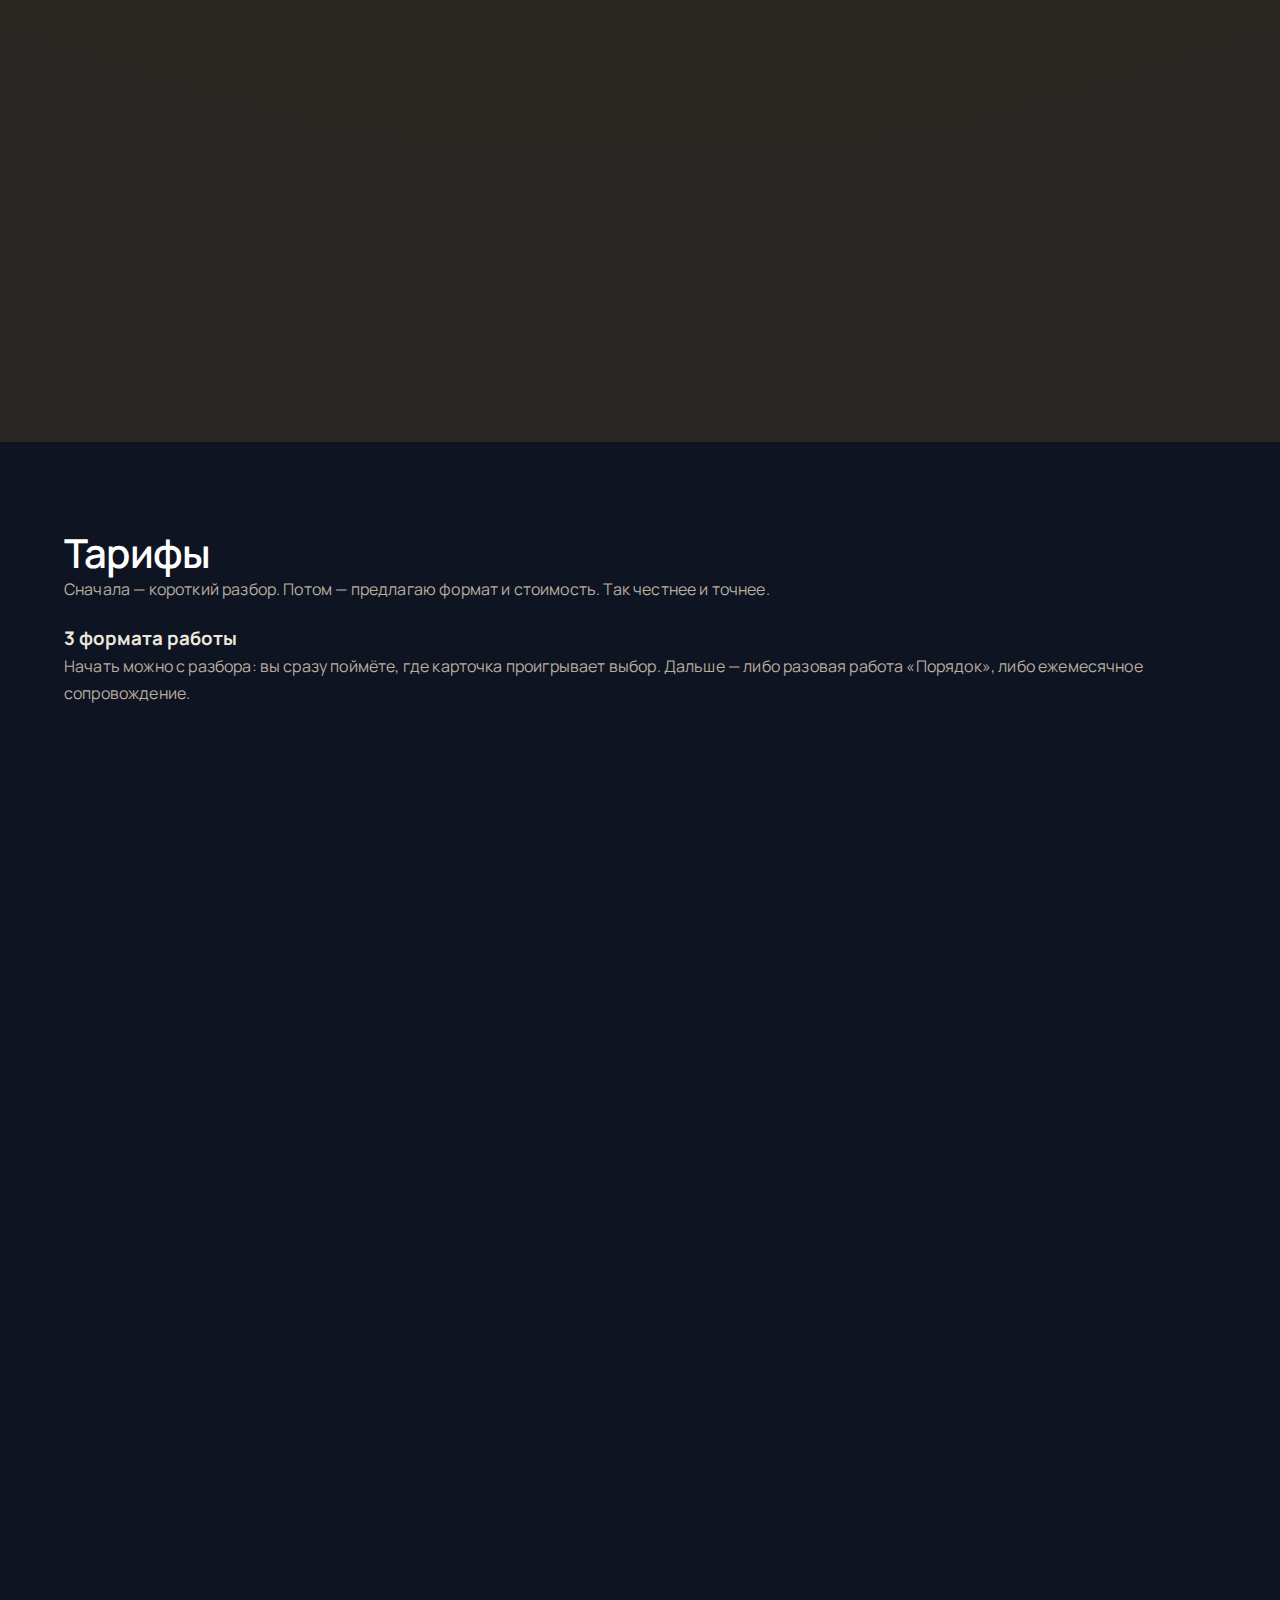
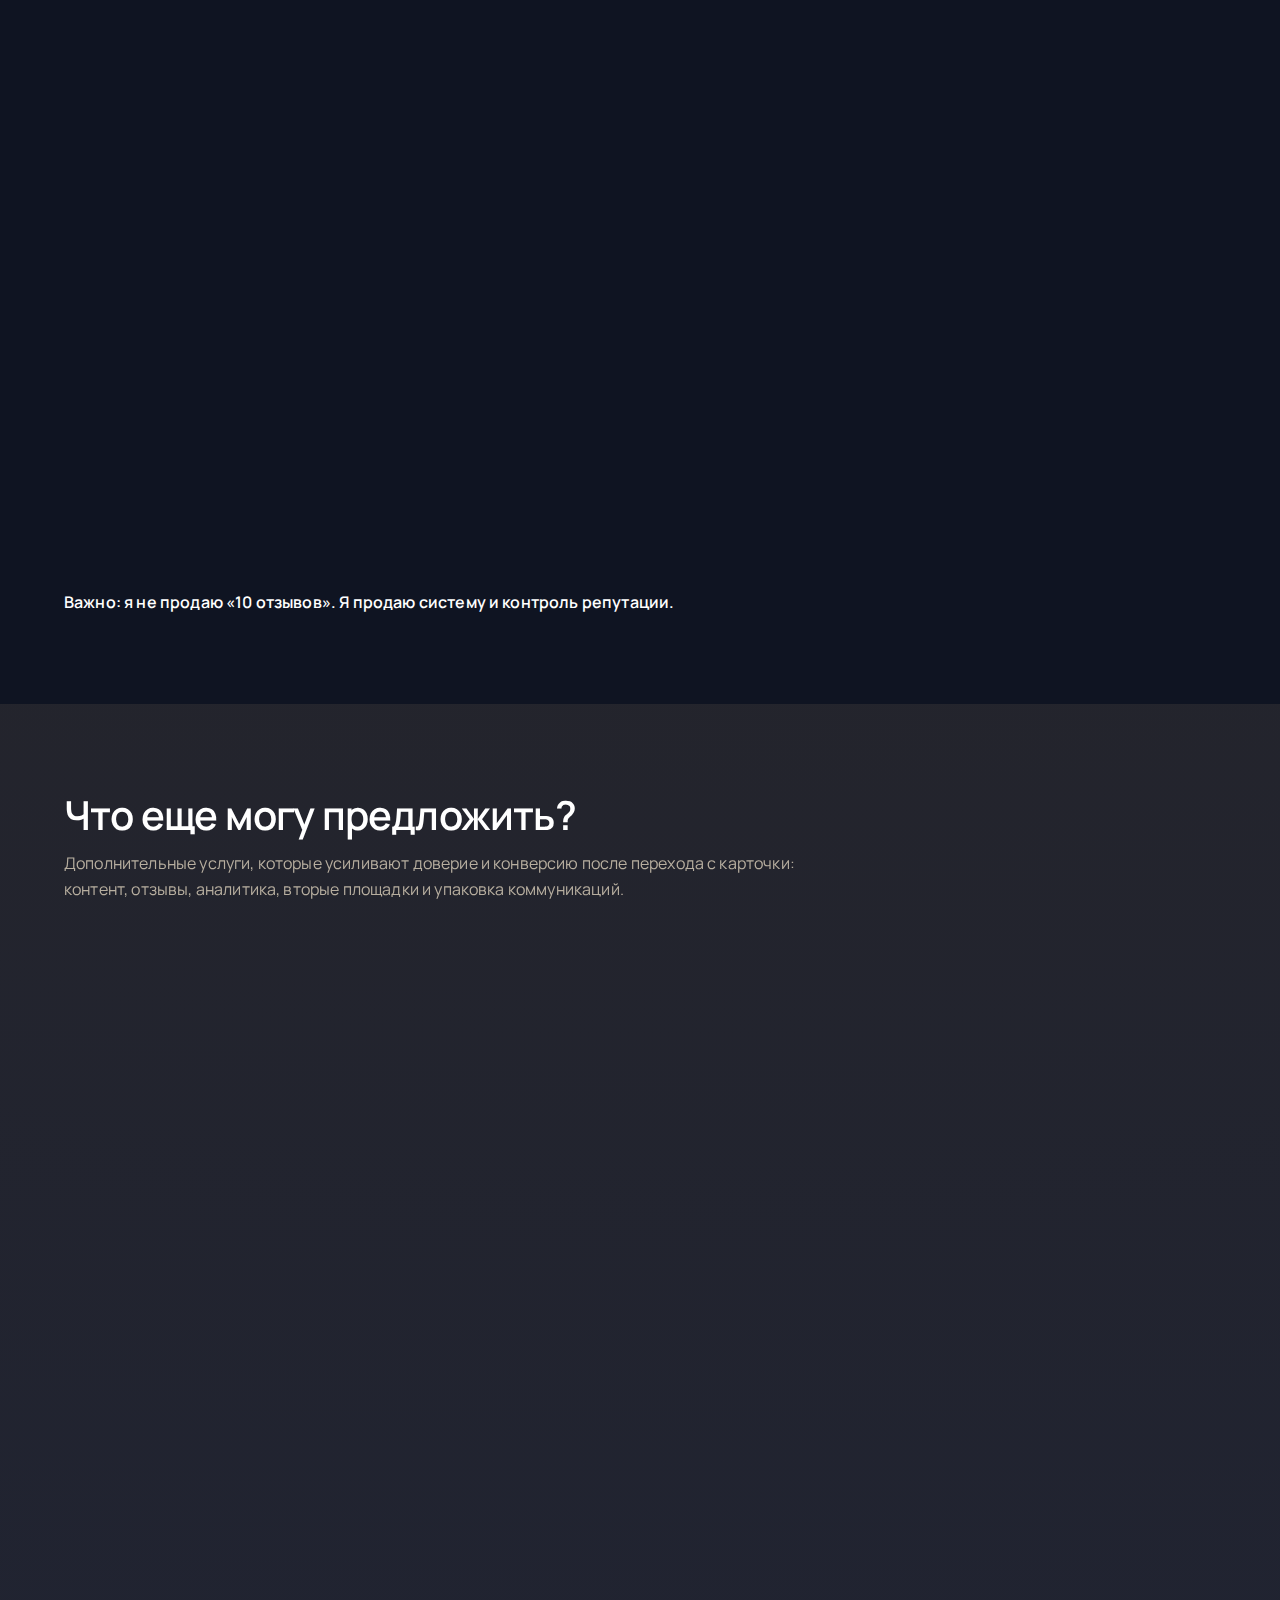
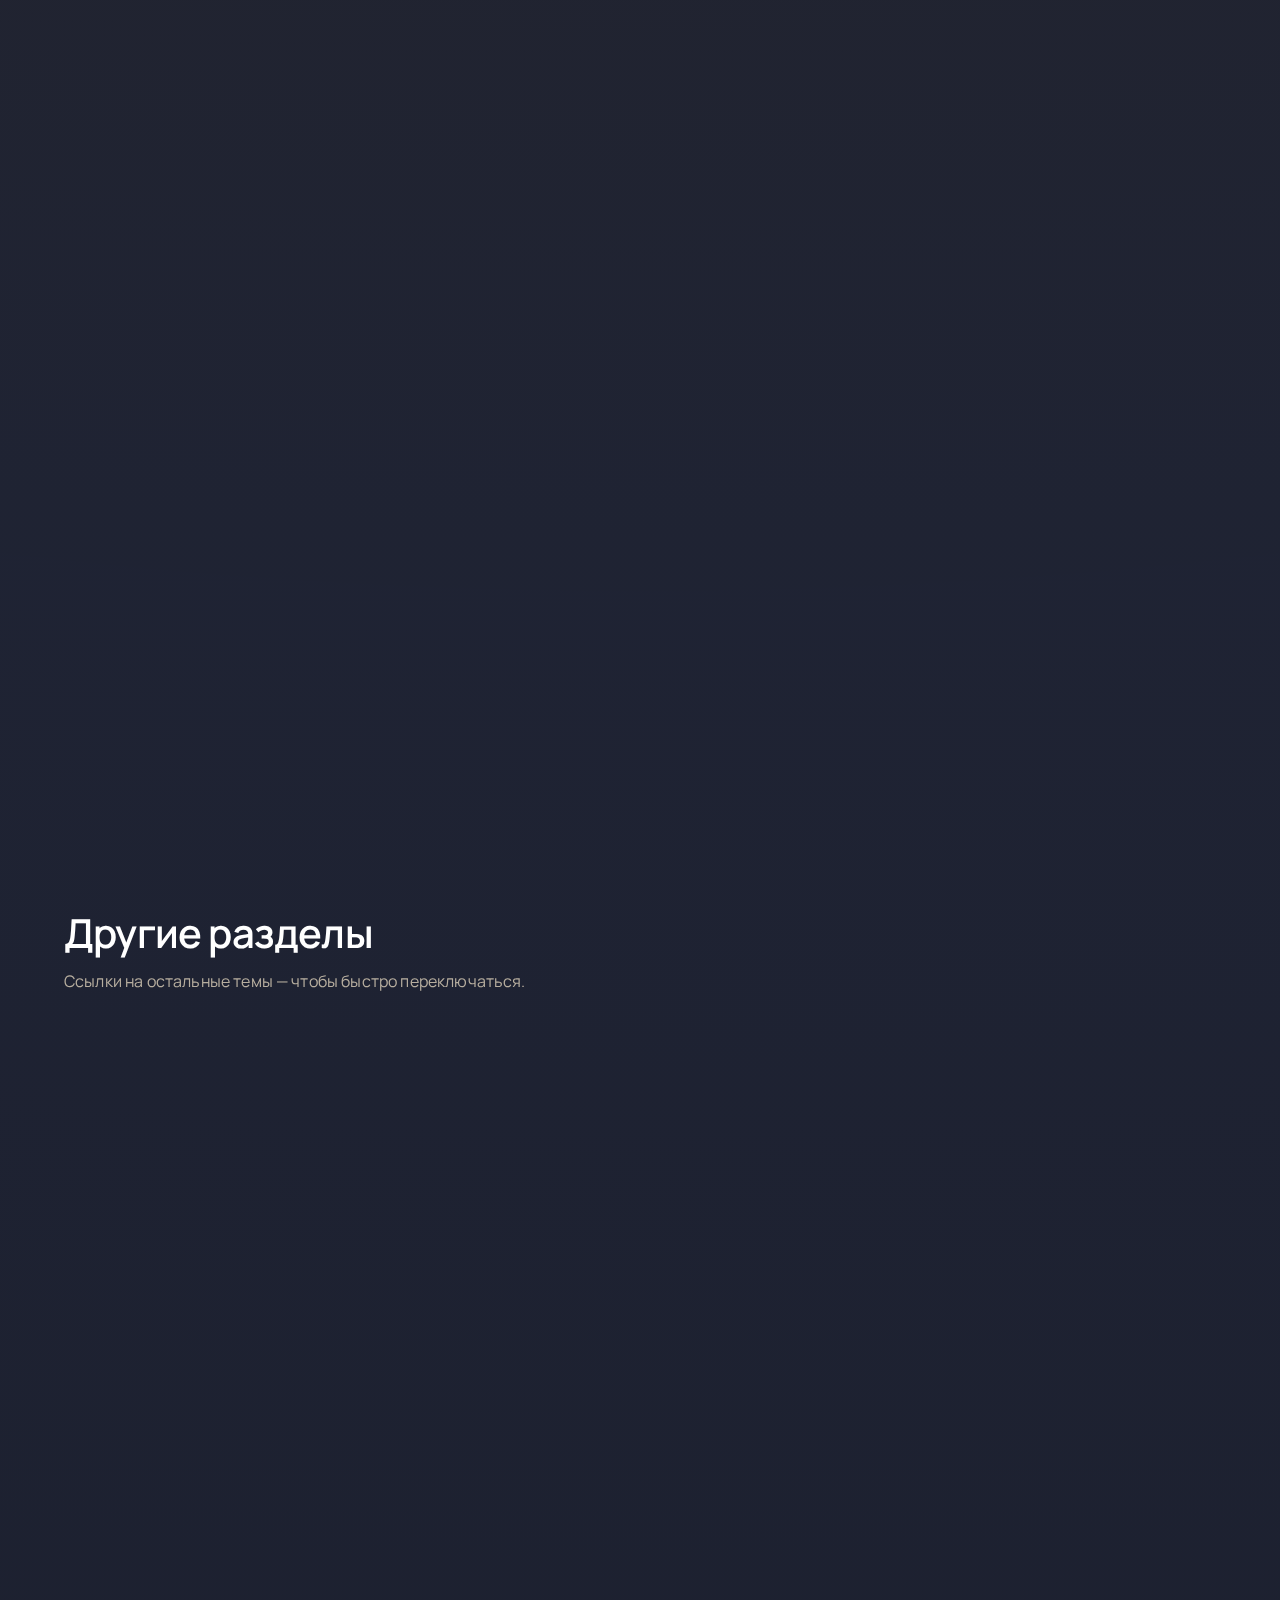
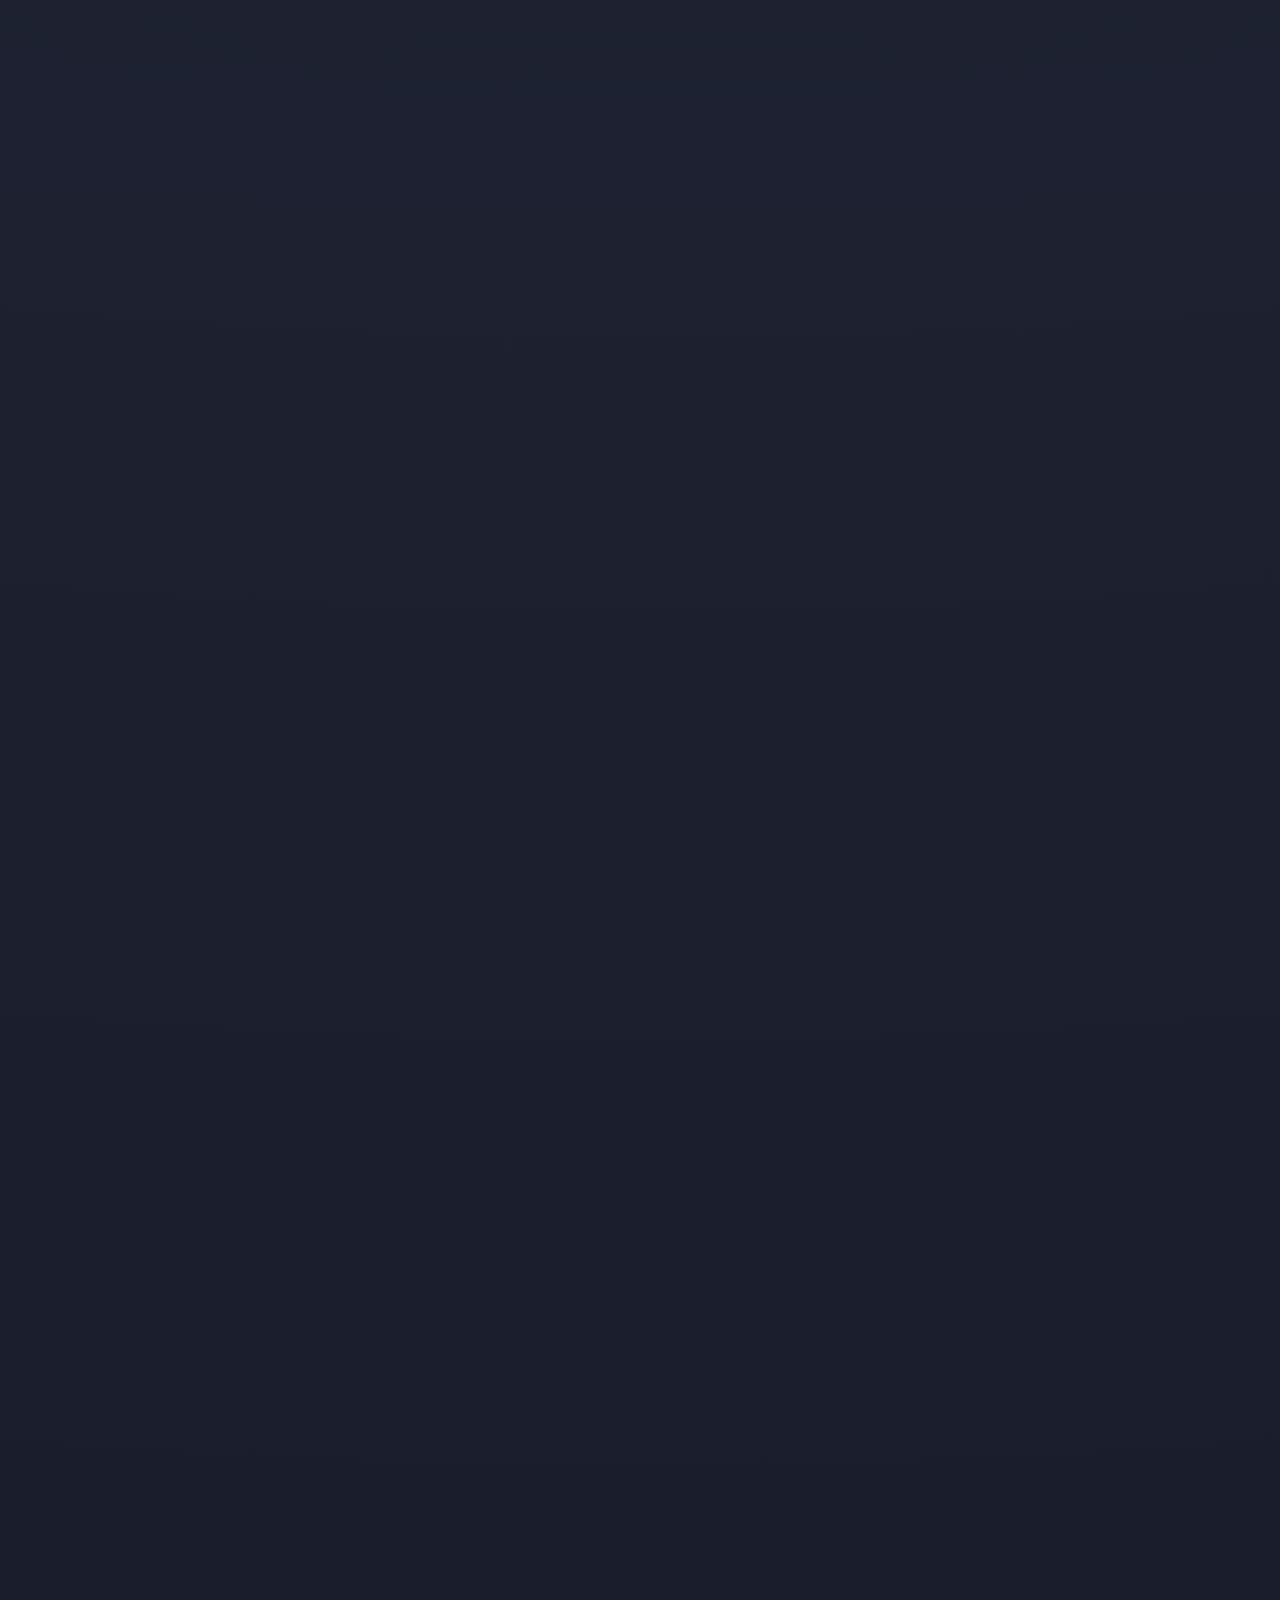
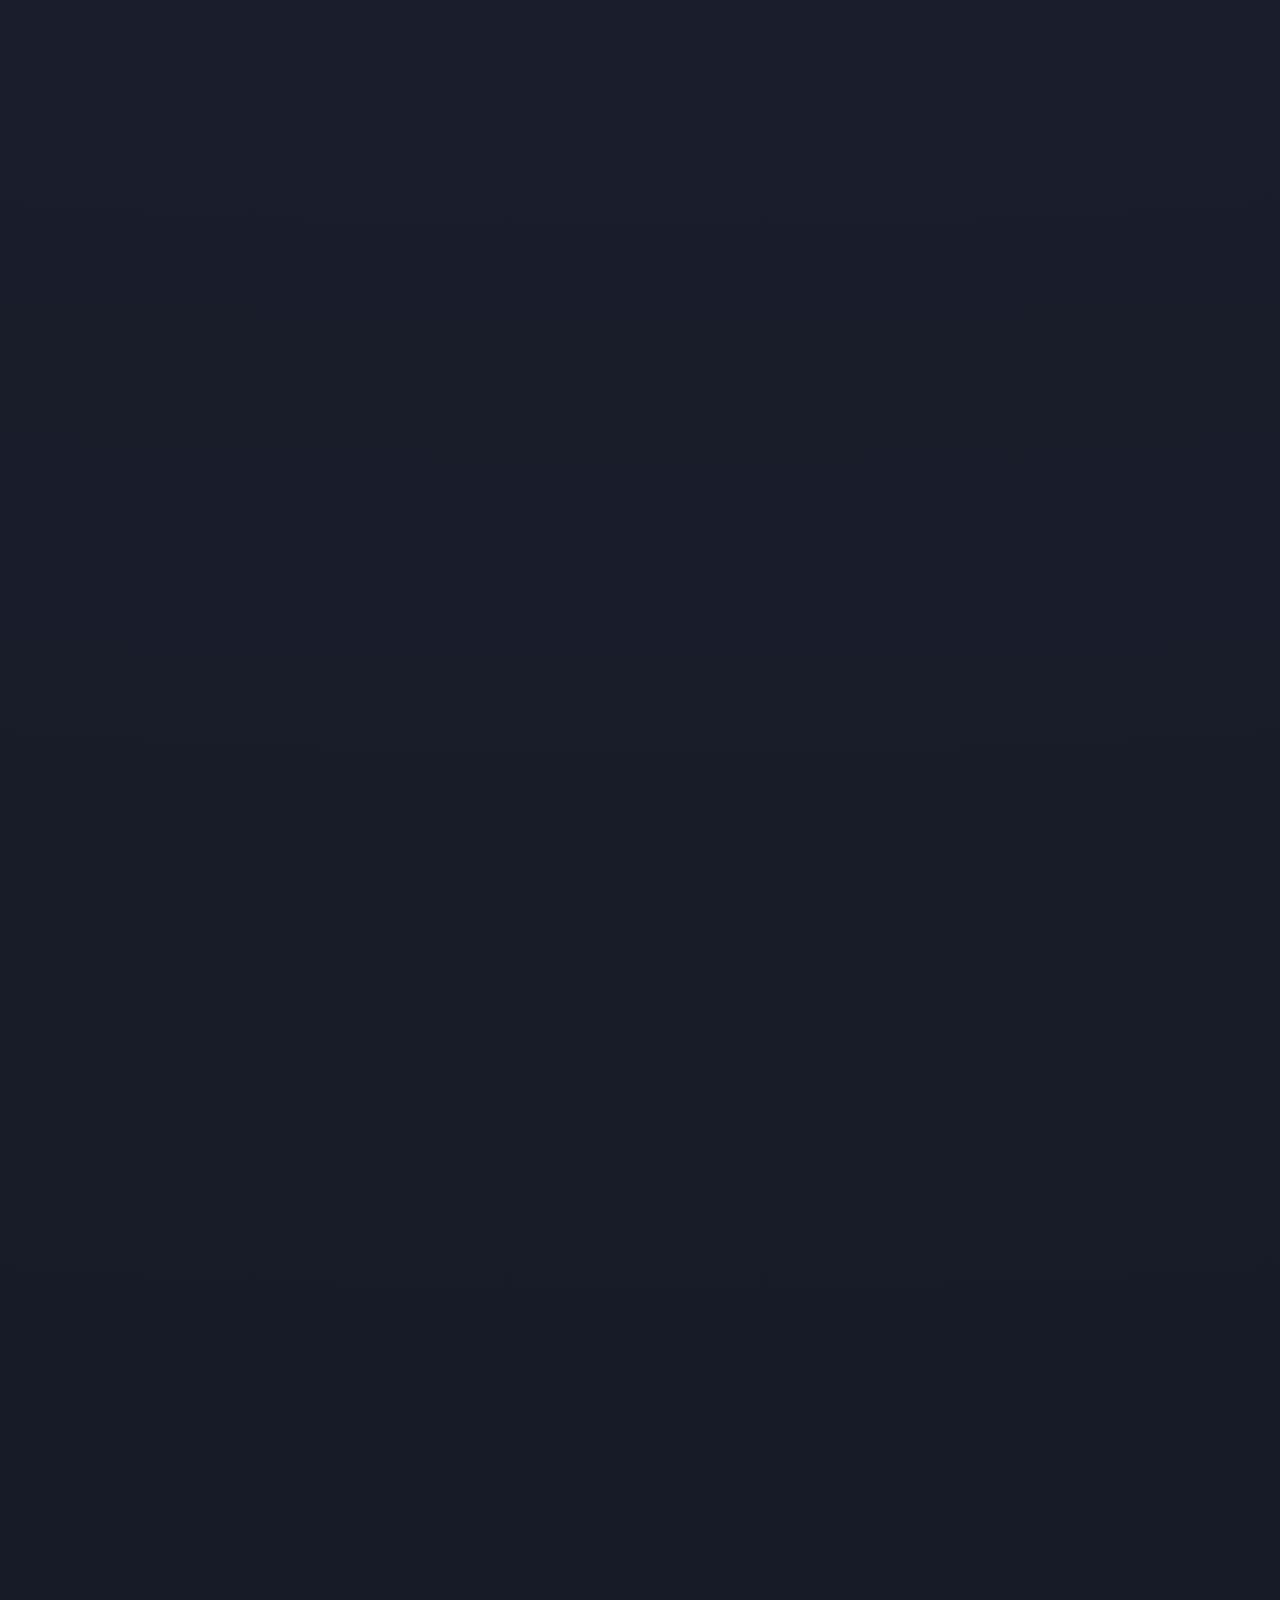
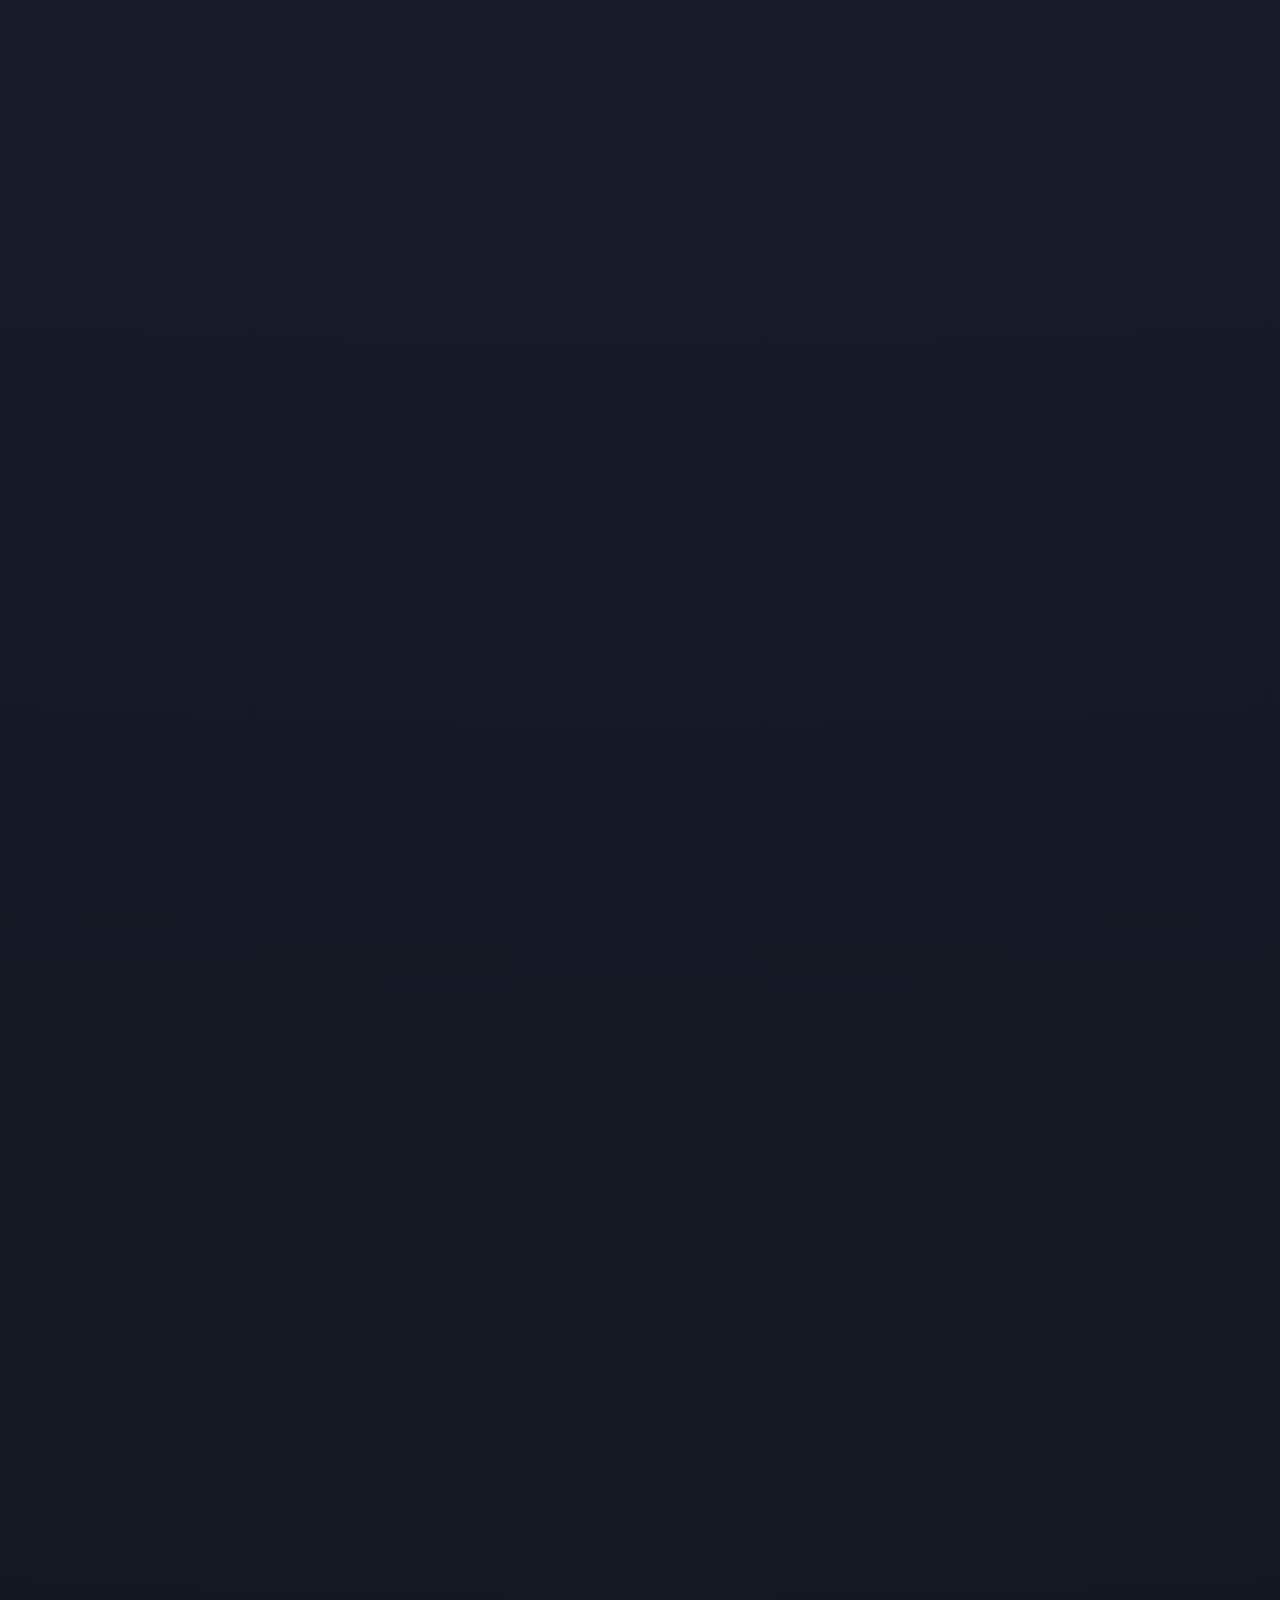
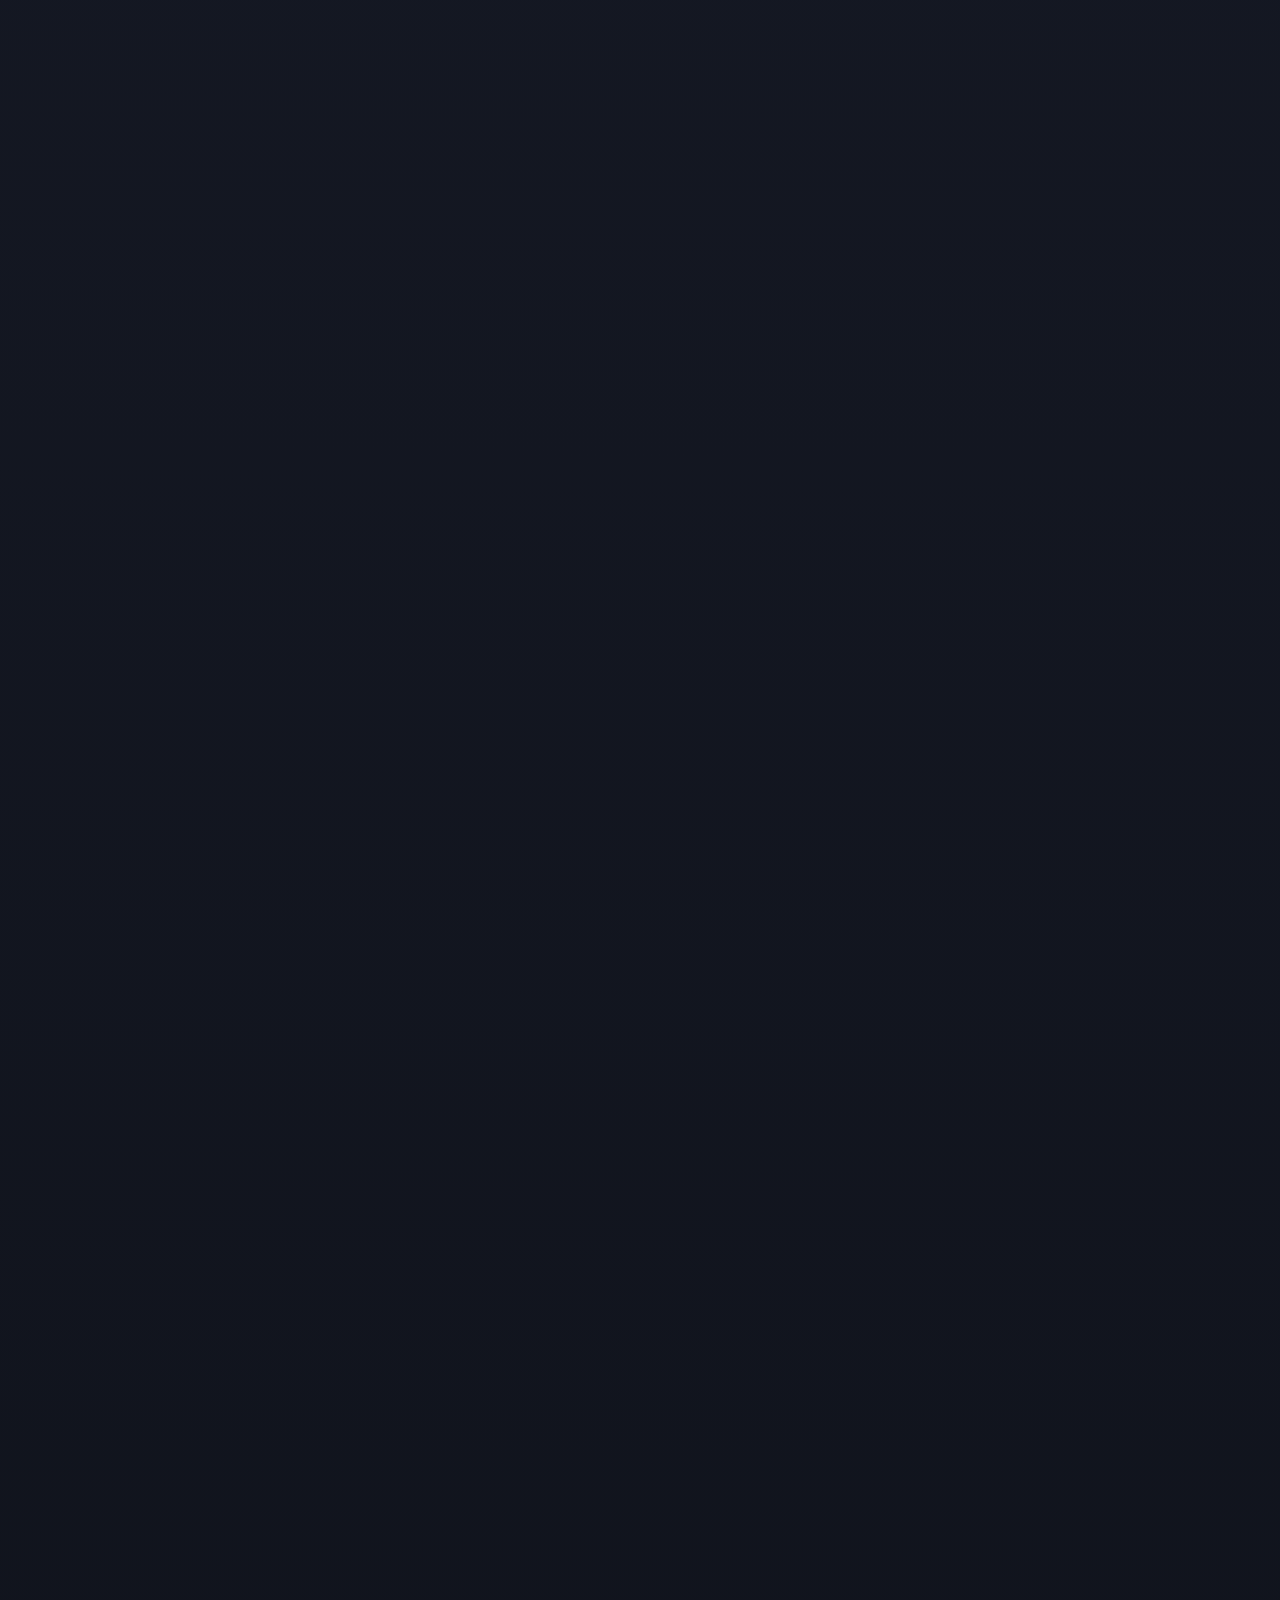
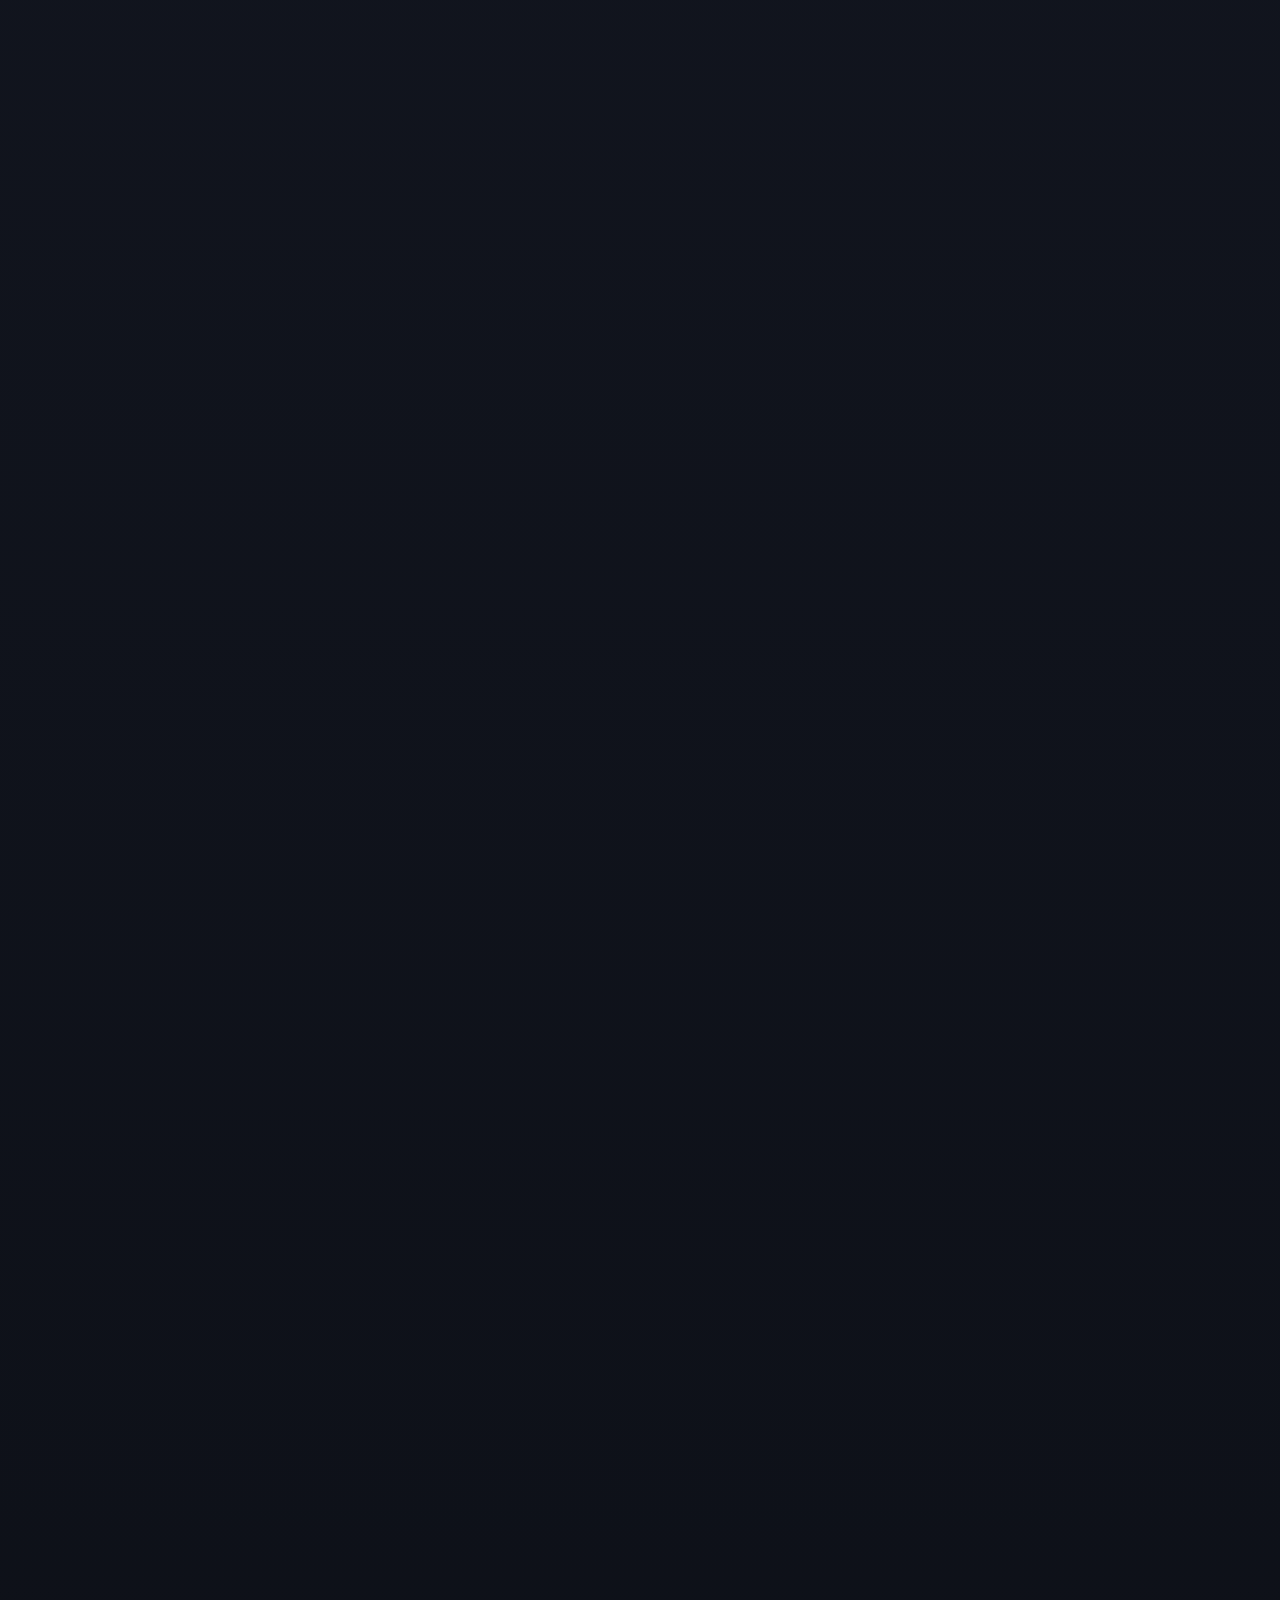
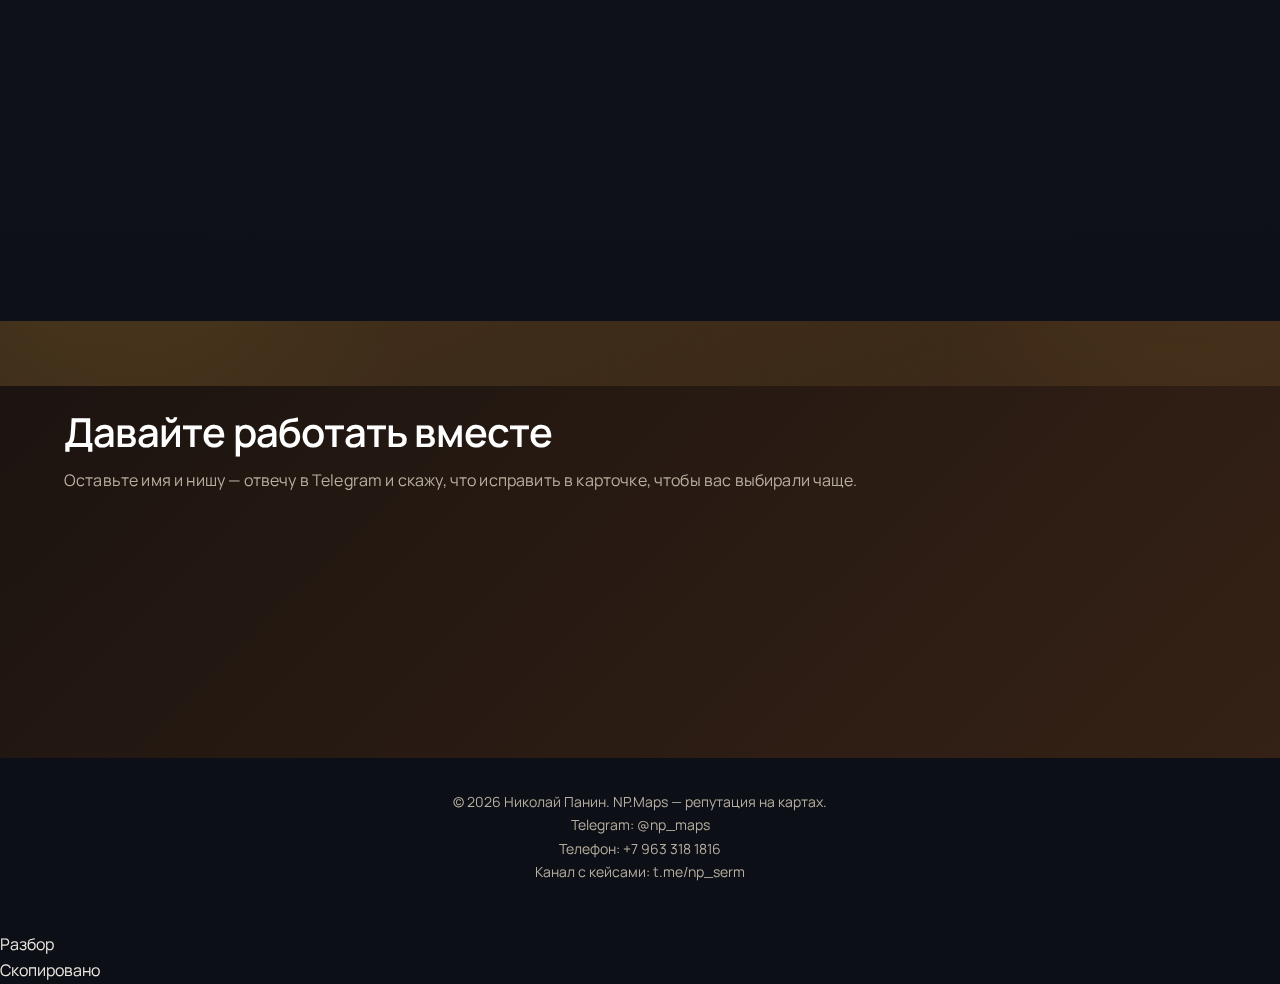
<file: pricing.html>
<!DOCTYPE html>

<html lang="ru">
<head>
<!-- BUILD: 20260122-11 -->
<meta charset="utf-8"/>
<meta content="width=device-width, initial-scale=1" name="viewport"/>
<meta content="#0c0f16" name="theme-color"/>
<script id="themeInit">(function(){try{var k='theme';var t=localStorage.getItem(k);if(t!=='light'&&t!=='dark'){t='dark';try{localStorage.setItem(k,t);}catch(e){}}document.documentElement.setAttribute('data-theme',t);var m=document.querySelector('meta[name="theme-color"]');if(m){m.setAttribute('content',t==='dark'?'#0c0f16':'#fbf7f1');}}catch(e){document.documentElement.setAttribute('data-theme','dark');var m2=document.querySelector('meta[name="theme-color"]');if(m2){m2.setAttribute('content','#0c0f16');}}})();</script><link href="/icons/favicon.ico" rel="icon" sizes="any"/>
<link href="/icons/favicon-32x32.png" rel="icon" sizes="32x32" type="image/png"/>
<link href="/icons/favicon-16x16.png" rel="icon" sizes="16x16" type="image/png"/>
<link href="/icons/icon.svg" rel="icon" type="image/svg+xml"/>
<link href="/icons/apple-touch-icon.png" rel="apple-touch-icon"/>
<link href="/manifest.webmanifest?v=20260122-11" rel="manifest"/>
<meta content="yes" name="apple-mobile-web-app-capable"/>
<meta content="default" name="apple-mobile-web-app-status-bar-style"/>
<meta content="NP.Maps" name="apple-mobile-web-app-title"/>
<meta content="Уровни включённости, ведение и поддержка, а также дополнительные услуги для усиления карточки." name="description"/>
<title>Тарифы и доп.услуги | NP.Maps</title>
<link href="https://np-maps.ru/pricing" rel="canonical"/>
<meta content="NP.Maps — SERM на Яндекс Картах и Яндекс Бизнес" property="og:title"/>
<meta content="Упаковываем карточку, настраиваем работу с отзывами и контентом, держим репутацию под контролем. Без обещаний «5.0 за неделю»." property="og:description"/>
<meta content="https://np-maps.ru/og-image.png" property="og:image"/>
<meta content="NP.Maps — SERM на картах" property="og:image:alt"/>
<meta content="https://np-maps.ru/pricing.html" property="og:url"/>
<meta content="website" property="og:type"/>
<meta content="NP.Maps" property="og:site_name"/>
<meta content="summary_large_image" name="twitter:card"/>
<meta content="NP.Maps — SERM на Яндекс Картах и Яндекс Бизнес" name="twitter:title"/>
<meta content="Упаковываем карточку, настраиваем работу с отзывами и контентом, держим репутацию под контролем. Без накрутки." name="twitter:description"/>
<meta content="https://np-maps.ru/og-image.png" name="twitter:image"/>
<!-- Cache-busting for static assets (change version in one place) -->
<script>
  // Update this value on deploy to force browsers to fetch fresh CSS/JS
  window.__ASSET_V__ = '20260122-11';
</script>
<link href="/styles.css?v=20260122-11" rel="stylesheet"/>
<link href="/sitemap.xml" rel="sitemap" type="application/xml"/>
<link href="https://fonts.googleapis.com" rel="preconnect"/>
<link crossorigin="" href="https://fonts.gstatic.com" rel="preconnect"/>
<link href="https://fonts.googleapis.com/css2?family=Manrope:wght@400;600;700&amp;display=swap" rel="stylesheet"/>
<script type="application/ld+json">
    {
      "@context": "https://schema.org",
      "@type": "Person",
      "name": "Николай Панин",
      "url": "https://np-maps.ru/",
      "sameAs": ["https://t.me/np_maps", "https://t.me/np_serm"],
      "jobTitle": "SERM на картах (Яндекс Бизнес)",
      "knowsAbout": ["SERM", "Яндекс Бизнес", "репутация на картах", "локальный маркетинг", "работа с отзывами"]
    }
  </script>
<script type="application/ld+json">
    {
      "@context": "https://schema.org",
      "@type": "WebSite",
      "name": "NP.Maps — репутация на картах",
      "url": "https://np-maps.ru/"
    }
  </script>
<script type="application/ld+json">
  {
    "@context": "https://schema.org",
    "@type": "ProfessionalService",
    "name": "NP.Maps",
    "url": "https://np-maps.ru/",
    "telephone": "+7 963 318 1816",
    "areaServed": "RU",
    "serviceType": ["SERM на картах", "Яндекс Бизнес", "Работа с отзывами", "Ответы на негатив", "Контент для карточки"],
    "founder": {
      "@type": "Person",
      "name": "Николай Панин"
    },
    "sameAs": ["https://t.me/np_maps", "https://t.me/np_serm"]
  }
</script><script type="application/ld+json">{"@context":"https://schema.org","@type":"FAQPage","mainEntity":[{"@type":"Question","name":"Что конкретно вы делаете в SERM, кроме «отзывов»?","acceptedAnswer":{"@type":"Answer","text":"Выстраиваю систему доверия на картах: упаковка карточки (услуги/категории/описание/контент) → стратегия отзывов → ответы на негатив → мониторинг → отчётность."}},{"@type":"Question","name":"С каких площадок начинаем и почему?","acceptedAnswer":{"@type":"Answer","text":"Начинаем там, где у вас больше трафика и денег (часто Яндекс). 2ГИС/Google подключаю параллельно, если там есть аудитория или задача."}},{"@type":"Question","name":"Вы можете гарантировать рост клиентов / заявок / продаж?","acceptedAnswer":{"@type":"Answer","text":"Продажи гарантировать нельзя — влияют цена, сезон, конкуренты и обработка обращений. Гарантирую процесс: план, регулярные действия, контроль метрик и прозрачные отчёты."}},{"@type":"Question","name":"Какие результаты считаем нормальными и как их измеряем?","acceptedAnswer":{"@type":"Answer","text":"Смотрим цифры: показы/просмотры, звонки/клики/переходы, конверсия «просмотр → действие», рейтинг и качество отзывов, доля негатива и скорость реакции. Фиксируем «до/после»."}},{"@type":"Question","name":"Сколько времени нужно, чтобы увидеть первые сдвиги?","acceptedAnswer":{"@type":"Answer","text":"Обычно: 7–14 дней — порядок в карточке и первые сдвиги по действиям; 30 дней — стабилизация; 60–90 дней — системный эффект (доверие + отзывы + конверсия)."}},{"@type":"Question","name":"Что важнее сначала: упаковка карточки или отзывы?","acceptedAnswer":{"@type":"Answer","text":"Если карточка «сырая», отзывы работают хуже. Почти всегда сначала фундамент (упаковка), потом — активная стратегия отзывов."}},{"@type":"Question","name":"Почему у нас хороший рейтинг, но звонков мало?","acceptedAnswer":{"@type":"Answer","text":"Часто причина в витрине: слабые фото, неясно «что вы делаете» за 5 секунд, услуги/категории не попадают в спрос, нет сильного УТП и понятного следующего шага."}},{"@type":"Question","name":"Что вы будете менять в карточке?","acceptedAnswer":{"@type":"Answer","text":"То, что влияет на выбор: услуги/категории (чтобы попадать в выдачу), описание/УТП, фото/видео и порядок контента, ответы на вопросы, оформление «под конверсию»."}},{"@type":"Question","name":"Какие материалы нужны от нас на старте?","acceptedAnswer":{"@type":"Answer","text":"Минимум: ссылка на карточку, список услуг + цены/диапазоны (как есть), 10–30 фото (любые), ваши сильные стороны (скорость/гарантии/особенности)."}},{"@type":"Question","name":"Кто отвечает на отзывы: вы или администратор?","acceptedAnswer":{"@type":"Answer","text":"Два варианта: веду ответы под ключ или даю регламент/шаблоны и контролирую качество, а публикует ваш администратор."}},{"@type":"Question","name":"Как вы работаете с негативом и как быстро реагируете?","acceptedAnswer":{"@type":"Answer","text":"Негатив не лежит «неделю»: обычно реагируем в течение 24 часов. В большинстве случаев — грамотный ответ + фиксация решения. Удаление — только если есть основания по правилам."}},{"@type":"Question","name":"Вы можете удалить «несправедливый» отзыв?","acceptedAnswer":{"@type":"Answer","text":"Могу подготовить и провести оспаривание, если есть реальные основания (фейк, мат, персональные данные и т.п.). «Просто не нравится» — не основание."}},{"@type":"Question","name":"Какие риски: фильтры, снятие отзывов, бан?","acceptedAnswer":{"@type":"Answer","text":"Риски появляются при «в лоб»: резкие всплески, одинаковые тексты, подозрительные аккаунты. Работаю аккуратно: ровный темп, разные сценарии, человеческая логика, без серых схем."}},{"@type":"Question","name":"Как собираете новые отзывы безопасно?","acceptedAnswer":{"@type":"Answer","text":"Через систему запросов после услуги/покупки: скрипты для персонала, QR/ссылки, правильные точки контакта. Заранее задаём темы отзывов (сервис/качество/сроки/гарантия), чтобы это работало на выбор."}},{"@type":"Question","name":"Как часто отчёты и что в них будет?","acceptedAnswer":{"@type":"Answer","text":"Обычно 1–4 раза в месяц (зависит от формата). В отчёте: что сделали → что изменилось в цифрах → выводы → план следующего периода. По инцидентам/негативу — сразу."}}]}</script>
<meta content="ru_RU" property="og:locale"/><meta content="image/png" property="og:image:type"/><meta content="1200" property="og:image:width"/><meta content="630" property="og:image:height"/></head>
<body>
<a class="skip-link" href="#main-content">Пропустить к контенту</a>
<div aria-hidden="true" class="scroll-progress">
<span class="scroll-progress__bar"></span>
</div>
<header class="site-header">
<div class="container header-inner">
<div class="brand">
<button aria-label="Сменить тему" class="btn btn-outline theme-toggle" id="themeToggle" title="Светлая/тёмная тема" type="button"><svg aria-hidden="true" class="icon-sun" viewbox="0 0 24 24"><circle cx="12" cy="12" fill="none" r="4" stroke="currentColor" stroke-width="2"></circle><path d="M12 2v3M12 19v3M4.22 4.22l2.12 2.12M17.66 17.66l2.12 2.12M2 12h3M19 12h3M4.22 19.78l2.12-2.12M17.66 6.34l2.12-2.12" fill="none" stroke="currentColor" stroke-linecap="round" stroke-width="2"></path></svg><svg aria-hidden="true" class="icon-moon" viewbox="0 0 24 24"><path d="M21 13.2A7.5 7.5 0 1 1 10.8 3a6 6 0 0 0 10.2 10.2Z" fill="none" stroke="currentColor" stroke-linejoin="round" stroke-width="2"></path></svg></button>
<div class="logo">
<span class="logo-title"><img alt="NP.Maps" aria-hidden="true" class="logo-mark" decoding="async" height="20" src="/icons/icon.svg?v=20260122-11" width="20"/>NP.Maps</span>
<span class="logo-subtitle">Репутация на картах: карточка, отзывы, ответы, контент и контроль. Без фейков.</span>
</div>
</div>
<div class="header-actions">
<a class="btn btn-outline header-cta header-cta--withicon" data-track="header_tg" href="https://t.me/np_serm" rel="noreferrer" target="_blank"><img alt="" class="cta-ico" decoding="async" height="18" loading="lazy" src="/icons/np-avatar-64.png" width="18"/>Канал в Телеграме</a>
<div class="contacts">
<a class="contact-link" data-copy="+7 963 318 1816" data-track="phone_click" href="tel:+79633181816"><img alt="" class="contact-ico" decoding="async" height="16" loading="lazy" src="/icons/phone.svg?v=20260122-11" width="16"/>+7 963 318 1816</a>
<a class="contact-link" data-copy="https://t.me/np_maps" data-track="tg_click" href="https://t.me/np_maps" rel="noreferrer" target="_blank"><img alt="" class="contact-ico" decoding="async" height="16" loading="lazy" src="/icons/telegram.svg?v=20260122-11" width="16"/>Telegram</a>
</div>
</div>
</div>
</header>
<main id="main-content">
<section class="section hero" id="hero">
<div class="container">
<div class="hero-top">
<div class="hero-head">
<h1>Тарифы и доп.услуги</h1>
<p class="hero-kicker">Выберите уровень включённости. Доп.услуги — по задаче.</p><div class="page-links"><a class="pill-link" href="/">Главная</a><a class="pill-link" href="/why-yandex">Почему Яндекс</a><a class="pill-link" href="/losses">Потери</a><a class="pill-link" href="/system">Что делаем</a><a class="pill-link" href="/plan">План 30/60/90</a><a class="pill-link" href="/process">Процесс</a><a class="pill-link" href="/pricing">Тарифы</a><a class="pill-link" href="/honesty">Честно</a><a class="pill-link" href="/faq">FAQ</a></div>
<p class="lead">Клиент уже выбирает из 3–5 вариантов в Картах и принимает решение за минуты. Важно выглядеть надёжно и дать понятный шаг: позвонить, доехать, записаться.</p>
<p class="muted">Фокус — Яндекс: там чаще всего происходит выбор и сразу совершается действие. 2ГИС и Google держим как обязательный минимум, чтобы не проигрывать на сравнении.</p>
<a class="btn btn-primary" data-track="hero_tg" href="https://t.me/np_maps" rel="noreferrer" target="_blank">Запросить разбор карточки</a>
<p class="hero-format">Формат: под ключ или вместе с вашей командой — регламенты и контроль.</p>
<p class="muted">Достаточно ссылки + город + ниша + какая задача — отвечу, с чего начать.</p>
</div>
<div aria-hidden="true" class="hero-visual">
<img alt="" class="theme-art" data-src-dark="/assets/illustrations/hero-visual-dark.svg" data-src-light="/assets/illustrations/hero-visual-light.svg" decoding="async" fetchpriority="high" loading="eager" src="/assets/illustrations/hero-visual-dark.svg"/>
</div>
</div>
<div class="hero-grid">
<article class="card">
<h3>Типовые проблемы</h3>
<ul>
<li>отзывов мало — и они «не про страхи клиента»</li>
<li>негатив висит без ответа</li>
<li>фото слабые или случайные</li>
<li>услуги/цены неясны — клиент не понимает «за что платить»</li>
</ul>
</article>
<article class="card">
<h3>Что вы получите</h3>
<ul>
<li>карточку, которую удобно сравнивать — и приятно выбирать</li>
<li>процесс сбора отзывов (без накрутки)</li>
<li>регламент ответов на отзывы и вопросы</li>
<li>контент, который подтверждает качество</li>
<li>если подключаем продвижение — геоперфоманс: районы/города, бюджет туда, где есть заявки</li>
<li>отчётность по географии: где растут звонки/маршруты/переходы</li>
</ul>
</article>
<article class="card">
<h3>Как стартуем</h3>
<ol>
<li>15 минут: цели, города, конкуренты</li>
<li>диагностика карточки и витрины</li>
<li>план на 30 дней + стоимость</li>
</ol>
</article>
</div>
</div>
</section>
<section class="section pricing" id="pricing">
<div class="container">
<div class="bundle-head">
<h2>Тарифы</h2>
<p class="muted">Сначала — короткий разбор. Потом — предлагаю формат и стоимость. Так честнее и точнее.</p>
</div>
<div class="bundle-subhead" id="tariffs">
<h3>3 формата работы</h3>
<p class="muted">Начать можно с разбора: вы сразу поймёте, где карточка проигрывает выбор. Дальше — либо разовая работа «Порядок», либо ежемесячное сопровождение.</p>
</div>
<div class="tariffs-grid bundle-grid">
<article class="card tariff-card col-4">
<div class="tariff-meta">
<span class="pill"><span class="pill-dot"></span>Старт</span>
</div>
<h3>Разбор</h3>
<p class="muted">15–20 минут: карточка + конкуренты + список правок с приоритетом.</p>
<ul>
<li>где вы проигрываете выбор за 60 секунд</li>
<li>3–7 правок с максимальным эффектом</li>
<li>какой план на 30 дней именно вам</li>
</ul>
<p class="tag">Бесплатно. Чтобы не покупать «вслепую».</p>
</article>
<article class="card tariff-card col-4">
<div class="tariff-meta">
<span class="pill"><span class="pill-dot"></span>Разовая работа</span>
</div>
<h3>Порядок</h3>
<p class="muted">Делаем карточку понятной и конкурентной: фундамент + витрина + правила.</p>
<ul>
<li>категории/атрибуты/контакты/график — без дыр</li>
<li>описание, услуги, структура — «что вы делаете» за 5 секунд</li>
<li>регламент ответов (позитив/негатив/вопросы)</li>
<li>первые правки по контенту (что снять/что добавить)</li>
</ul>
<p class="tag">Подходит: «хочу быстро перестать проигрывать»</p>
</article>
<article class="card tariff-card col-4">
<div class="tariff-meta">
<span class="pill"><span class="pill-dot"></span>Ежемесячно</span>
</div>
<h3>Сопровождение</h3>
<p class="muted">Система, которая держит репутацию и конверсию: отзывы, ответы, контент, контроль.</p>
<ul>
<li>стратегия отзывов + материалы для команды</li>
<li>контроль качества ответов и скорости реакции</li>
<li>контент‑план для карточки (фото/видео/кейсы)</li>
<li>отчёт: сделано → изменилось → план</li>
</ul>
<p class="tag">Подходит: «хочу устойчивый рост без качелей»</p>
</article>
<article class="card tariff-standards col-12">
<h3>Как это выглядит по‑взрослому</h3>
<p class="muted">Без накрутки, без «пачек одинаковых отзывов», без схем, которые потом прилетают банами. Мы строим доверие так, чтобы оно держалось.</p>
<ul class="standards-list">
<li>сначала диагноз → потом план → потом регулярные действия</li>
<li>коммуникация коротко и по делу (чат + созвоны по необходимости)</li>
<li>отчёт: что сделали / что поменялось / что делаем дальше</li>
</ul>
</article>
<article class="card addons col-12" id="addons">
<h3>Опции (когда нужно ускорить)</h3>
<div class="addons-grid">
<div class="addon">
<h4>Приоритет</h4>
<p class="muted">Больше итераций и проверок, быстрее реакция, больше контроля деталей.</p>
</div>
<div class="addon">
<h4>Реклама / геоперфоманс</h4>
<p class="muted">Если нужно быстрее: продвижение в Картах/Директе + разбивка по районам/городам.</p>
</div>
<div class="addon">
<h4>2ГИС / Google</h4>
<p class="muted">Держим «минимум», чтобы не проигрывать на сравнении.</p>
</div>
<div class="addon">
<h4>360°‑тур</h4>
<p class="muted">Делаю только в Санкт‑Петербурге (если актуально).</p>
</div>
</div>
</article>
</div>
<p class="pricing-note">Важно: я не продаю «10 отзывов». Я продаю систему и контроль репутации.</p>
</div>
</section>
<section class="section services" id="services">
<div class="container">
<h2>Что еще могу предложить?</h2>
<p class="muted">Дополнительные услуги, которые усиливают доверие и конверсию после перехода с карточки: контент, отзывы, аналитика, вторые площадки и упаковка коммуникаций.</p>
<div class="services-cards">
<article class="card service-card">
<div class="service-pill"><span class="pill"><span aria-hidden="true" class="pill-dot"></span>Упаковка / дизайн VK / TG</span></div>
<h3>Продвижение и реклама (по геоперфомансу)</h3>
<p>Если нужно ускорить: подключаем продвижение в Яндекс Картах / Директе и ведём по геоперфомансу — режем кампании по районам/городам, переносим бюджет туда, где идут заявки.</p>
<ul class="mini-list">
<li>гео‑таргетинг: города, районы, радиус</li>
<li>разные офферы под разные города</li>
<li>контроль ставок и отключение «пустых» зон</li>
<li>отчёт: CPC/лид/звонки по географии</li>
</ul>
</article>
<article class="card service-card">
<div class="service-pill"><span class="pill"><span aria-hidden="true" class="pill-dot"></span>2 площадки</span></div>
<h3>2ГИС / Google</h3>
<p>Если задача шире Яндекса — подключаю вторую площадку и веду по тем же принципам.</p>
</article>
<article class="card service-card">
<div class="service-pill"><span class="pill"><span aria-hidden="true" class="pill-dot"></span>Отзывы</span></div>
<h3>Система сбора отзывов (без фейков)</h3>
<p>Скрипты для персонала, точки контакта, QR/ссылки, темы отзывов под страхи клиента — чтобы отзывы реально продавали.</p>
</article>
<article class="card service-card">
<div class="service-pill"><span class="pill"><span aria-hidden="true" class="pill-dot"></span>Ответы</span></div>
<h3>Ответы на отзывы под ключ</h3>
<p>Позитив — персонально и продающе (без спама). Негатив — быстро, спокойно, с фиксацией решения.</p>
</article>
<article class="card service-card">
<div class="service-pill"><span class="pill"><span aria-hidden="true" class="pill-dot"></span>Негатив</span></div>
<h3>Оспаривание нарушающих отзывы</h3>
<p>Если отзыв нарушает правила (фейк, мат, персональные данные) — готовлю аргументы и провожу оспаривание.</p>
</article>
<article class="card service-card">
<div class="service-pill"><span class="pill"><span aria-hidden="true" class="pill-dot"></span>Актуальность</span></div>
<h3>Цены, акции, график — чтобы карточка не «мертвая»</h3>
<p>Обновляю важные факты: услуги/категории, цены/диапазоны, акции, время работы, описание — чтобы не терять клиента на первом экране.</p>
</article>
<article class="card service-card">
<div class="service-pill"><span class="pill"><span aria-hidden="true" class="pill-dot"></span>360°</span></div>
<h3>Виртуальный тур 360° (Санкт‑Петербург)</h3>
<p>Снимаю и собираю 360‑тур для карточки: интерьер, вход, навигация. Работает как “доказательство”, что вы настоящие.</p>
<p class="muted">Только Санкт‑Петербург и ближайшие районы.</p>
</article>
<article class="card service-card service-card--full">
<h3>Если нужен сайт</h3>
<ul class="extras-list">
<li>лендинг «после Карт»: структура, блоки доверия, CTA</li>
<li>минимальное SEO: заголовки/мета/структура услуг</li>
<li>быстрый аудит текущего сайта (ошибки, скорость, мобильная версия)</li>
</ul>
<p class="muted">Подключаю по необходимости — чтобы после карточки клиент попадал на нормальную страницу.</p>
</article>
</div>
</div>
</section>
<section class="section" id="pages">
<div class="container">
<h2>Другие разделы</h2>
<p class="muted">Ссылки на остальные темы — чтобы быстро переключаться.</p>
<div class="pages-grid">
<a class="card page-card" href="/why-yandex">
<span aria-hidden="true" class="page-ico">
<svg fill="none" stroke="currentColor" stroke-linecap="round" stroke-linejoin="round" stroke-width="2" viewbox="0 0 24 24">
<path d="M12 21s7-4.5 7-11a7 7 0 0 0-14 0c0 6.5 7 11 7 11Z"></path><circle cx="12" cy="10" r="2.5"></circle>
</svg>
</span>
<span class="page-meta">
<h3>Почему Яндекс</h3>
<p class="muted">Колдунщик, предустановка, «рядом». Почему выбор происходит прямо в карточке.</p>
</span>
<span aria-hidden="true" class="page-arrow">→</span>
</a>
<a class="card page-card" href="/losses">
<span aria-hidden="true" class="page-ico">
<svg fill="none" stroke="currentColor" stroke-linecap="round" stroke-linejoin="round" stroke-width="2" viewbox="0 0 24 24">
<path d="M12 9v4"></path><path d="M12 17h.01"></path><path d="M10.3 3.3 2.8 16.2A2 2 0 0 0 4.5 19h15a2 2 0 0 0 1.7-2.8L13.7 3.3a2 2 0 0 0-3.4 0Z"></path>
</svg>
</span>
<span class="page-meta">
<h3>Потери</h3>
<p class="muted">Где вы теряете выбор ещё до звонка: доверие, понятность, шаг к действию.</p>
</span>
<span aria-hidden="true" class="page-arrow">→</span>
</a>
<a class="card page-card" href="/system">
<span aria-hidden="true" class="page-ico">
<svg fill="none" stroke="currentColor" stroke-linecap="round" stroke-linejoin="round" stroke-width="2" viewbox="0 0 24 24">
<path d="M5 6h14"></path><path d="M5 12h10"></path><path d="M5 18h14"></path><circle cx="19" cy="12" r="2"></circle>
</svg>
</span>
<span class="page-meta">
<h3>Что делаем</h3>
<p class="muted">4 опоры: фундамент, отзывы, ответы, контент. Делает карточку «выборной».</p>
</span>
<span aria-hidden="true" class="page-arrow">→</span>
</a>
<a class="card page-card" href="/plan">
<span aria-hidden="true" class="page-ico">
<svg fill="none" stroke="currentColor" stroke-linecap="round" stroke-linejoin="round" stroke-width="2" viewbox="0 0 24 24">
<rect height="16" rx="2" width="16" x="4" y="5"></rect><path d="M8 3v4"></path><path d="M16 3v4"></path><path d="M4 11h16"></path><path d="M8 15h2"></path><path d="M12 15h2"></path>
</svg>
</span>
<span class="page-meta">
<h3>План 30/60/90</h3>
<p class="muted">Порядок работ: что правим сначала, что потом. Без хаоса и «разовой прокачки».</p>
</span>
<span aria-hidden="true" class="page-arrow">→</span>
</a>
<a class="card page-card" href="/process">
<span aria-hidden="true" class="page-ico">
<svg fill="none" stroke="currentColor" stroke-linecap="round" stroke-linejoin="round" stroke-width="2" viewbox="0 0 24 24">
<path d="M4 6h10"></path><path d="M4 12h14"></path><path d="M4 18h8"></path><path d="M18 6l2 2-2 2"></path><path d="M16 12l2 2-2 2"></path>
</svg>
</span>
<span class="page-meta">
<h3>Процесс</h3>
<p class="muted">Как идём по шагам: старт → аудит → внедрение → контроль → отчёт.</p>
</span>
<span aria-hidden="true" class="page-arrow">→</span>
</a>
<a class="card page-card" href="/">
<span aria-hidden="true" class="page-ico"><svg fill="none" height="24" stroke="currentColor" stroke-linecap="round" stroke-linejoin="round" stroke-width="2" viewbox="0 0 24 24" width="24">
<path d="M3 10.5 12 3l9 7.5"></path>
<path d="M5 10v10a1 1 0 0 0 1 1h4v-6h4v6h4a1 1 0 0 0 1-1V10"></path>
</svg></span>
<span class="page-meta">
<h3>Вернуться на главную</h3>
<p class="muted">К началу: кратко о смысле, разделах и как начать.</p>
</span>
<span aria-hidden="true" class="page-arrow">→</span>
</a>
<a class="card page-card" href="/honesty">
<span aria-hidden="true" class="page-ico">
<svg fill="none" stroke="currentColor" stroke-linecap="round" stroke-linejoin="round" stroke-width="2" viewbox="0 0 24 24">
<path d="M12 22s8-4 8-10V5l-8-3-8 3v7c0 6 8 10 8 10Z"></path><path d="M9 12l2 2 4-5"></path>
</svg>
</span>
<span class="page-meta">
<h3>Честно</h3>
<p class="muted">Границы, ожидания, кому подойдёт/не подойдёт. Без обещаний и накрутки.</p>
</span>
<span aria-hidden="true" class="page-arrow">→</span>
</a>
<a class="card page-card" href="/faq">
<span aria-hidden="true" class="page-ico">
<svg fill="none" stroke="currentColor" stroke-linecap="round" stroke-linejoin="round" stroke-width="2" viewbox="0 0 24 24">
<path d="M21 15a4 4 0 0 1-4 4H8l-5 3V7a4 4 0 0 1 4-4h10a4 4 0 0 1 4 4v8Z"></path><path d="M9.5 9.5a2.5 2.5 0 1 1 3.7 2.2c-.8.4-1.2.8-1.2 1.8"></path><path d="M12 17h.01"></path>
</svg>
</span>
<span class="page-meta">
<h3>FAQ</h3>
<p class="muted">Вопросы, сроки, риски, метрики. Коротко и по делу.</p>
</span>
<span aria-hidden="true" class="page-arrow">→</span>
</a>
</div>
</div>
</section>
<section class="section cta" id="cta">
<div class="container">
<div class="cta-top">
<h2>Давайте работать вместе</h2>
<p class="muted">Оставьте имя и нишу — отвечу в Telegram и скажу, что исправить в карточке, чтобы вас выбирали чаще.</p>
</div>
<div class="cta-inner">
<div class="cta-card card cta-card--large">
<div class="card-head">
<h3>Связь со мной</h3>
</div>
<form autocomplete="on" class="cta-form cta-form--large" id="tgForm">
<div class="cta-form__row">
<label>
<span>Имя</span>
<input id="tgName" name="name" placeholder="Ваше имя" required="" type="text"/>
</label>
<label>
<span>Ниша</span>
<input id="tgNiche" name="niche" placeholder="Стоматология / автосервис / салон" required="" type="text"/>
</label>
</div>
<button class="btn btn-primary btn-block" data-track="tg_form" id="tgSend" type="button">Связаться</button>
<div aria-live="polite" class="form-status" id="formStatus"></div>
</form>
</div>
<div aria-hidden="true" class="cta-visual">
<img alt="" class="theme-art cta-visual__img" data-src-dark="/assets/illustrations/cta-visual-dark.svg" data-src-light="/assets/illustrations/cta-visual-light.svg" decoding="async" loading="lazy" src="/assets/illustrations/cta-visual-dark.svg"/>
</div>
</div>
</div>
</section>
</main>
<footer class="site-footer">
<div class="container">
<p>© 2026 Николай Панин. NP.Maps — репутация на картах.</p>
<div class="footer-contacts">
<p>Telegram: <a data-copy="https://t.me/np_maps" href="https://t.me/np_maps" rel="noreferrer" target="_blank">@np_maps</a></p>
<p>Телефон: <a data-copy="+7 963 318 1816" data-track="phone_click" href="tel:+79633181816">+7 963 318 1816</a></p>
<p>Канал с кейсами: <a href="https://t.me/np_serm" rel="noreferrer" target="_blank">t.me/np_serm</a></p>
</div>
</div>
</footer>
<div aria-hidden="true" class="floating-cta" data-visible="false" id="floatingCta">
<a aria-label="Разбор" class="fab" data-track="fab_cta" href="#cta">Разбор</a>
</div>
<button aria-label="Наверх" class="btn btn-top" id="backToTop" type="button">
    ↑
  </button>
<div aria-atomic="true" aria-live="polite" class="toast" id="toast" role="status">
<span class="toast__message">Скопировано</span>
</div>
<!-- Failsafe: theme toggle must work even if main.js is blocked/cached -->
<script>
  (function () {
    var btn = document.getElementById('themeToggle');
    if (!btn) return;
    var root = document.documentElement;
    var key = 'theme';
    function apply(theme) {
      var t = (theme === 'light' || theme === 'dark') ? theme : 'dark';
      root.setAttribute('data-theme', t);
      if (document.body) document.body.setAttribute('data-theme', t);
      try { localStorage.setItem(key, t); } catch (e) {}
      var meta = document.querySelector('meta[name="theme-color"]');
      if (meta) meta.setAttribute('content', t === 'dark' ? '#0c0f16' : '#fbf7f1');

      // swap theme illustrations (dark/light)
      try {
        document.querySelectorAll('img[data-src-dark][data-src-light]').forEach(function (img) {
          var next = (t === 'dark') ? img.getAttribute('data-src-dark') : img.getAttribute('data-src-light');
          if (next && img.getAttribute('src') !== next) img.setAttribute('src', next);
        });
      } catch (e2) {}
    }

    btn.addEventListener('click', function () {
      var current = root.getAttribute('data-theme') || 'dark';
      apply(current === 'dark' ? 'light' : 'dark');
    });
  })();
</script>
<script>
  (function (V) {
    V = V || '20260122-11';
    var s1 = document.createElement('script');
    s1.defer = true;
    s1.src = '/assets/main.min.js?v=' + V;
    document.body.appendChild(s1);

    var s2 = document.createElement('script');
    s2.defer = true;
    s2.src = '/assets/scrollwave.js?v=' + V;
    document.body.appendChild(s2);
  })(window.__ASSET_V__);
</script>
<script defer="defer" src="/spa.js?v=20260122-11"></script></body>
</html>
</file>
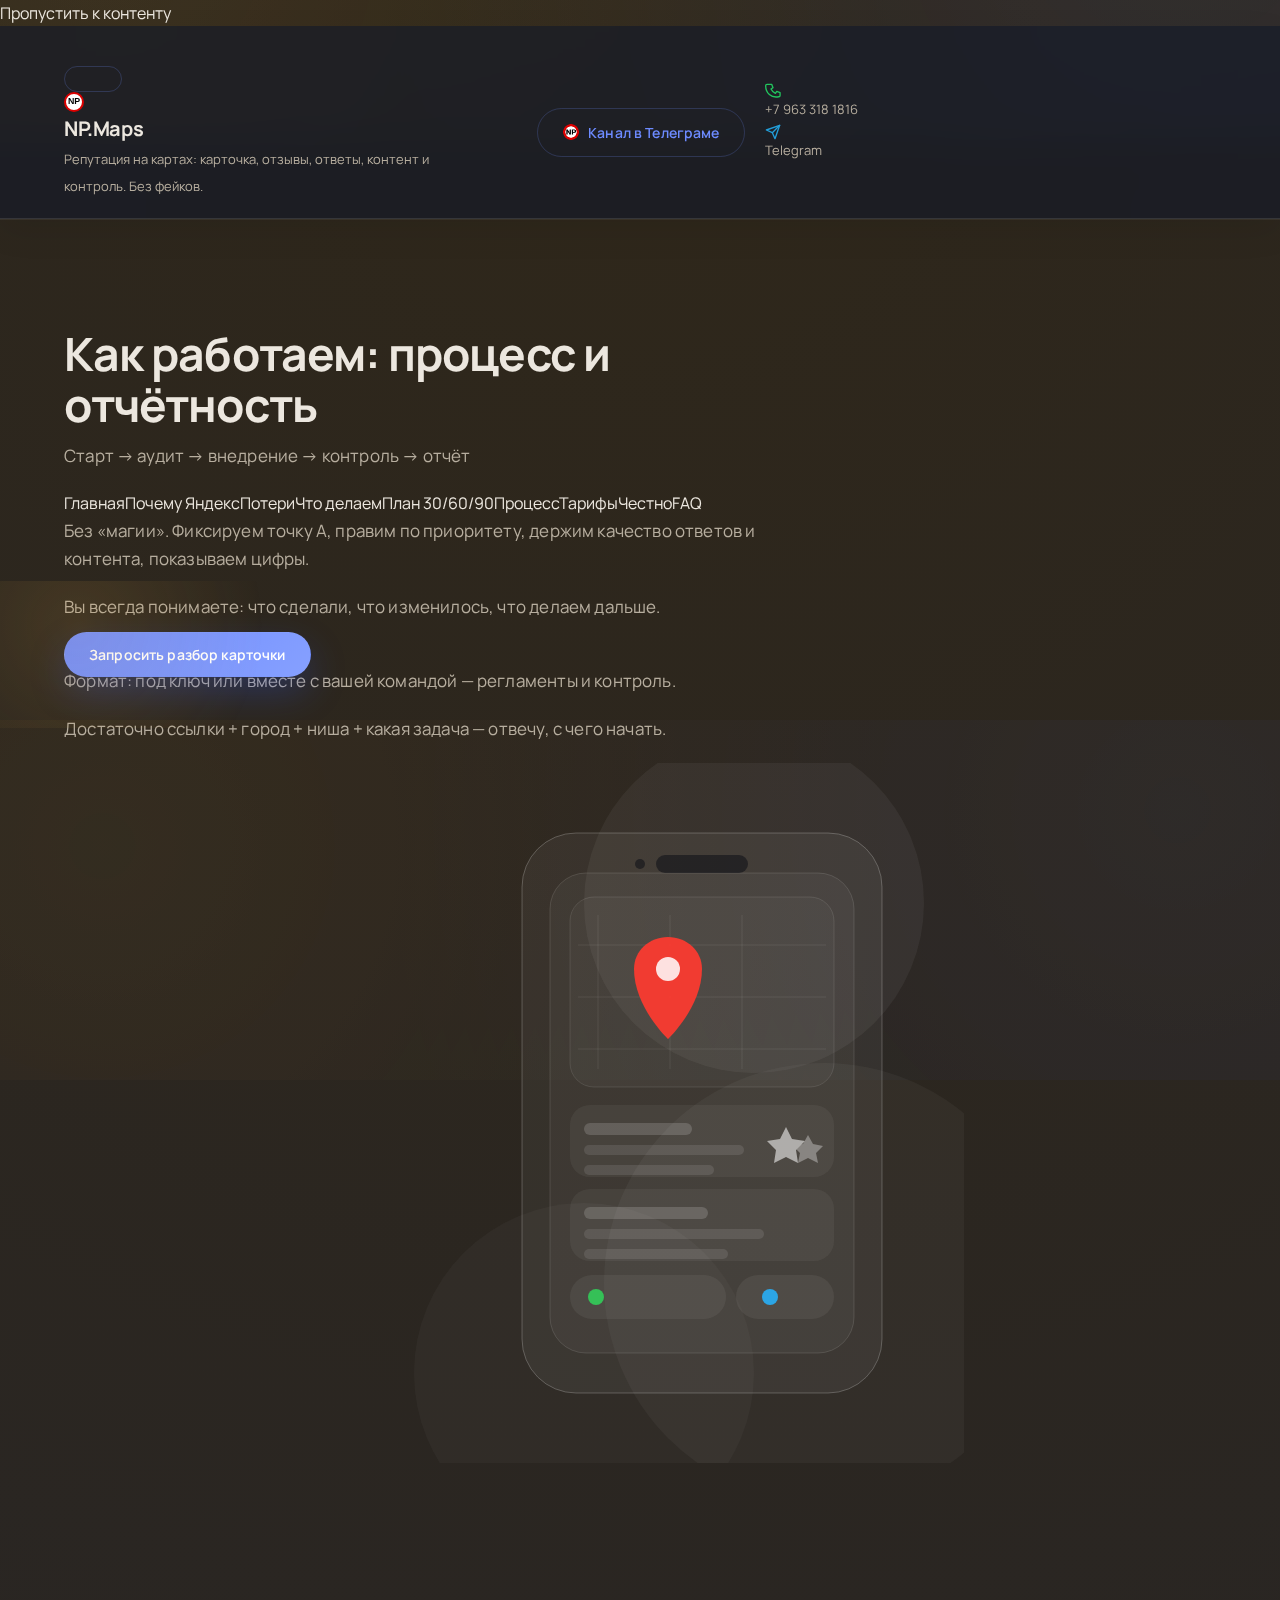
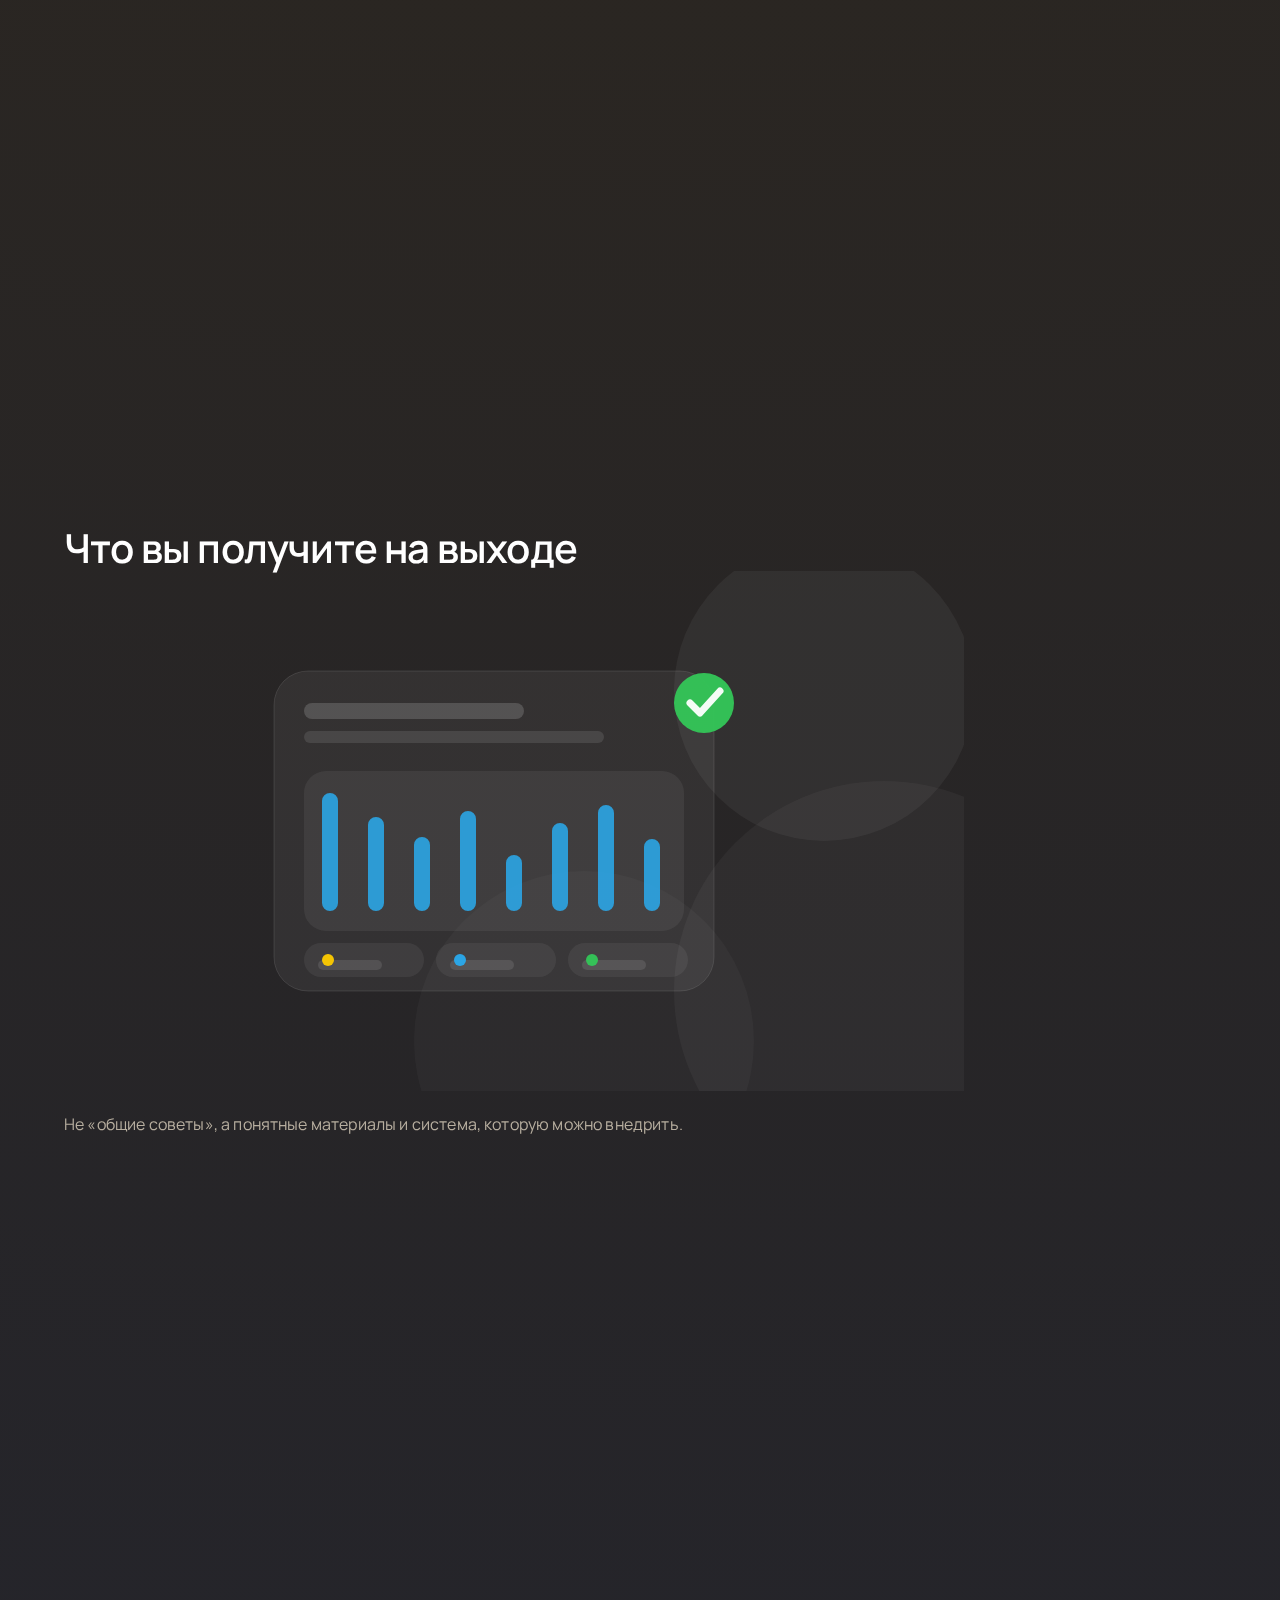
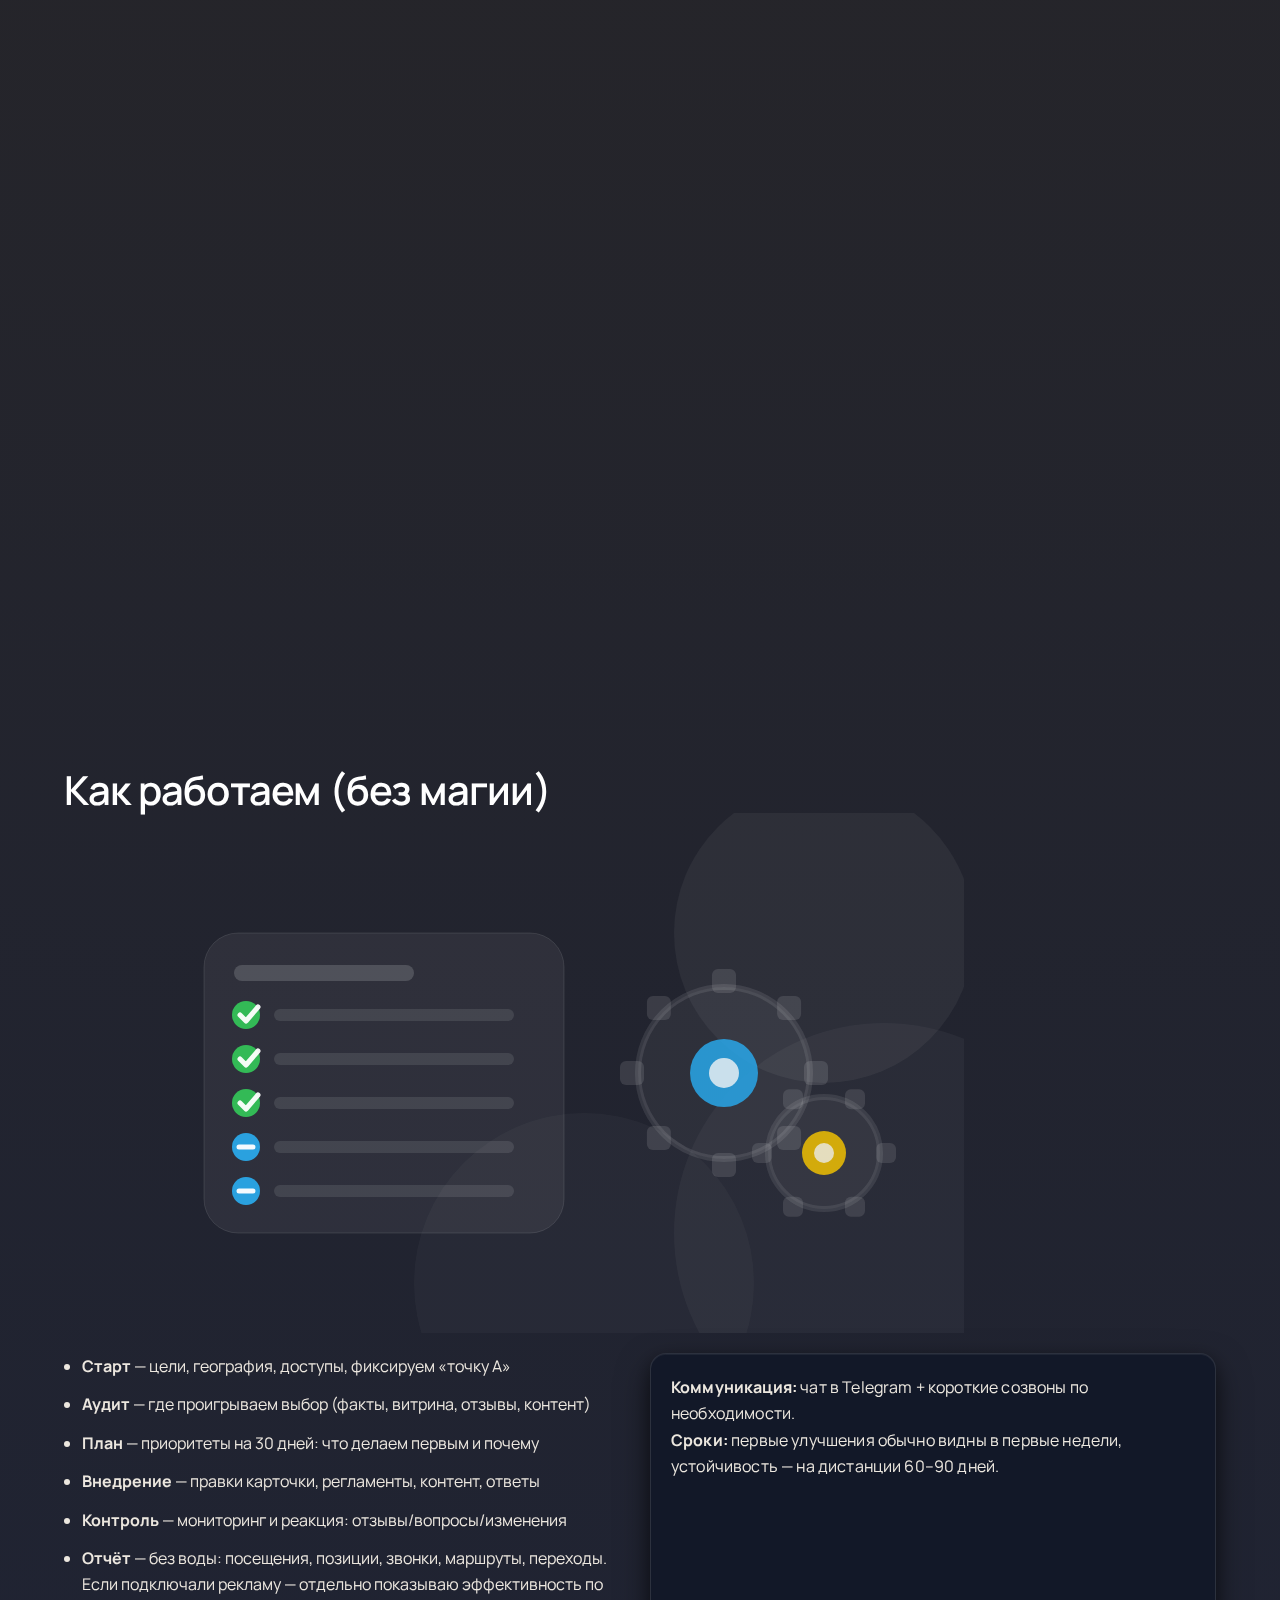
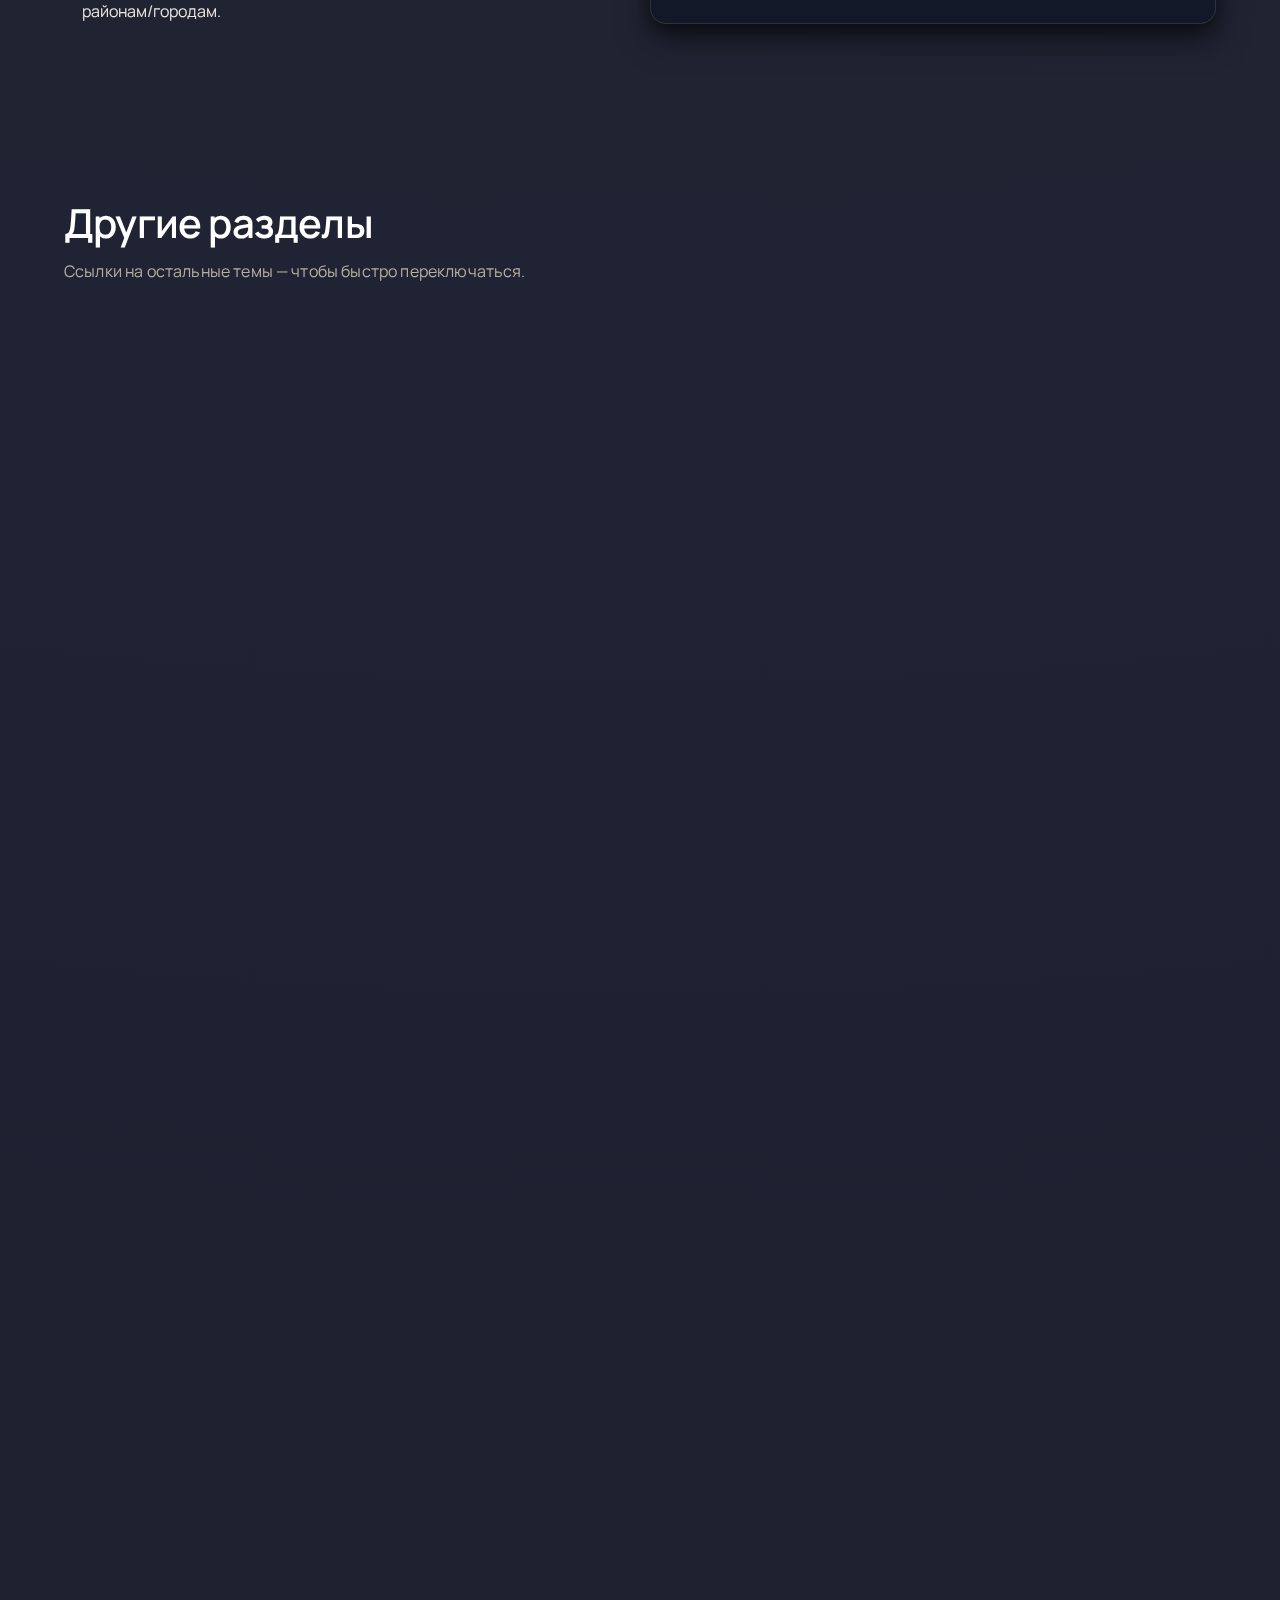
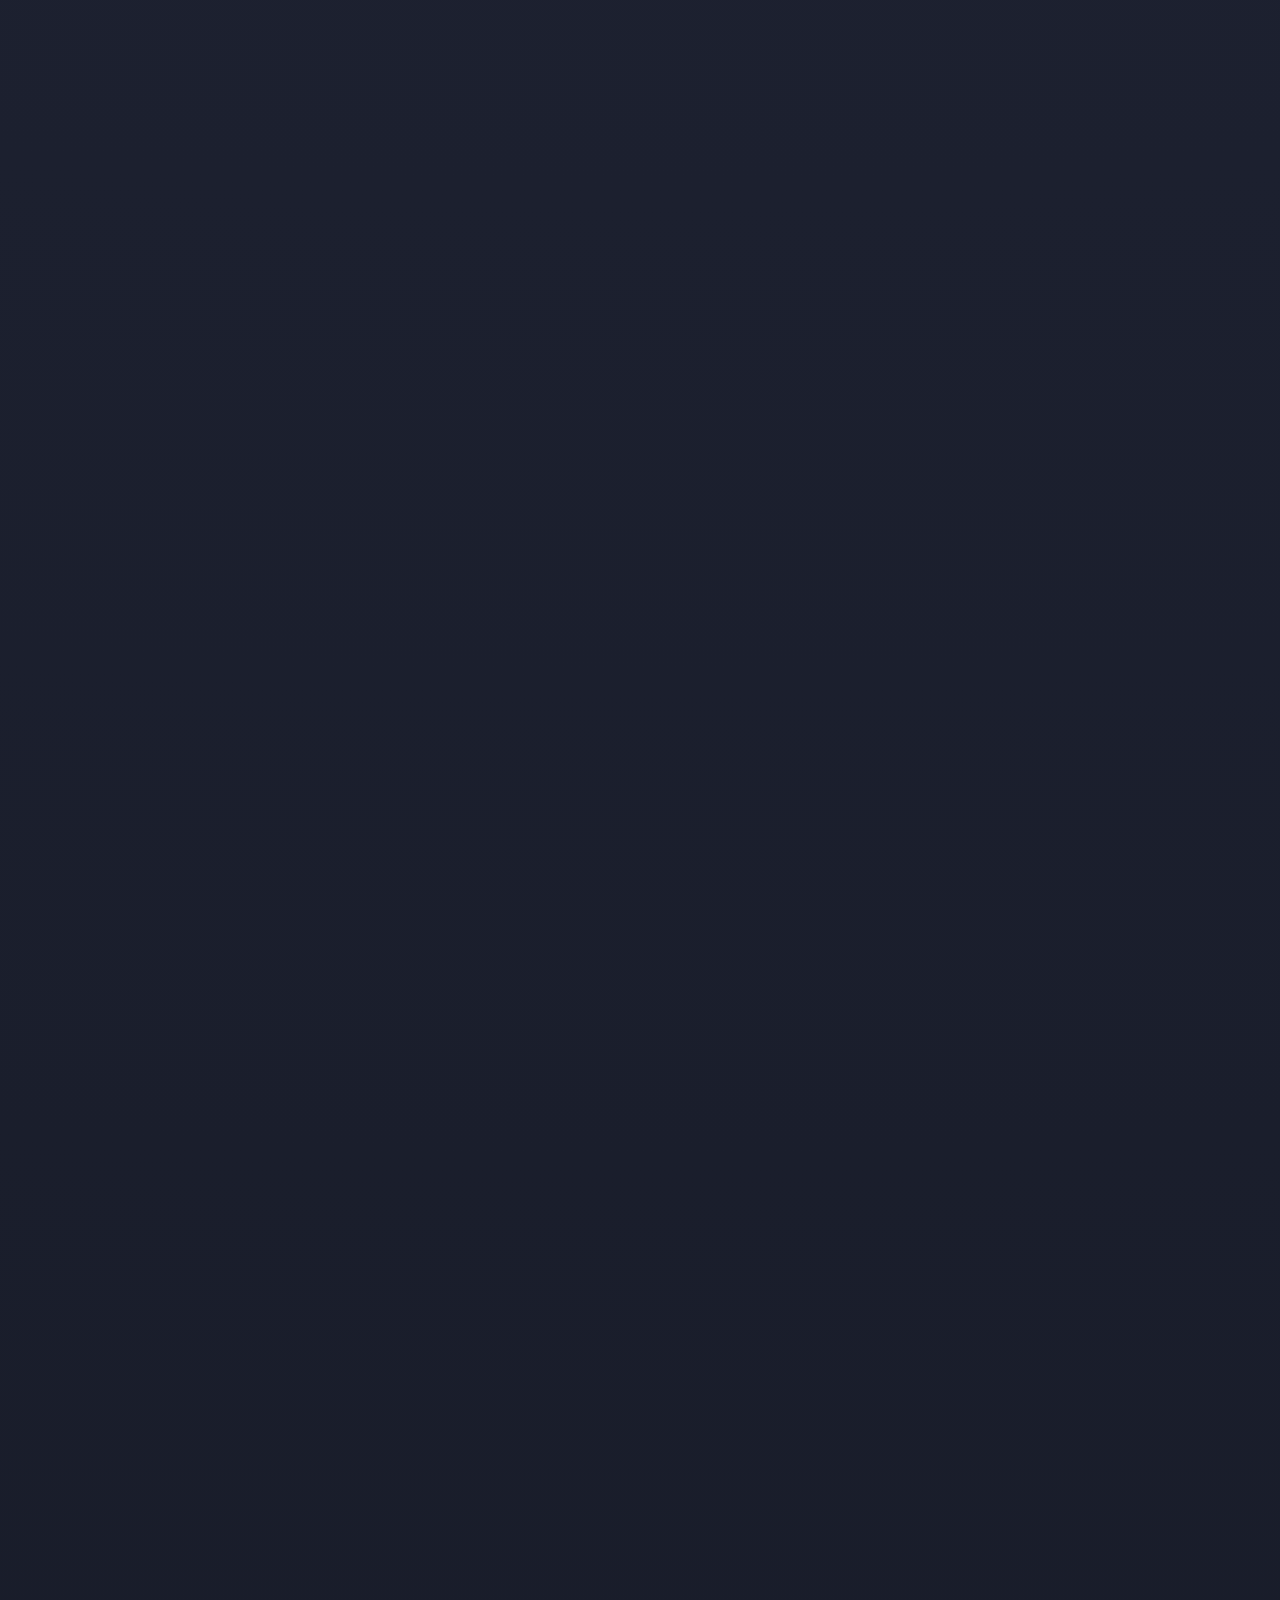
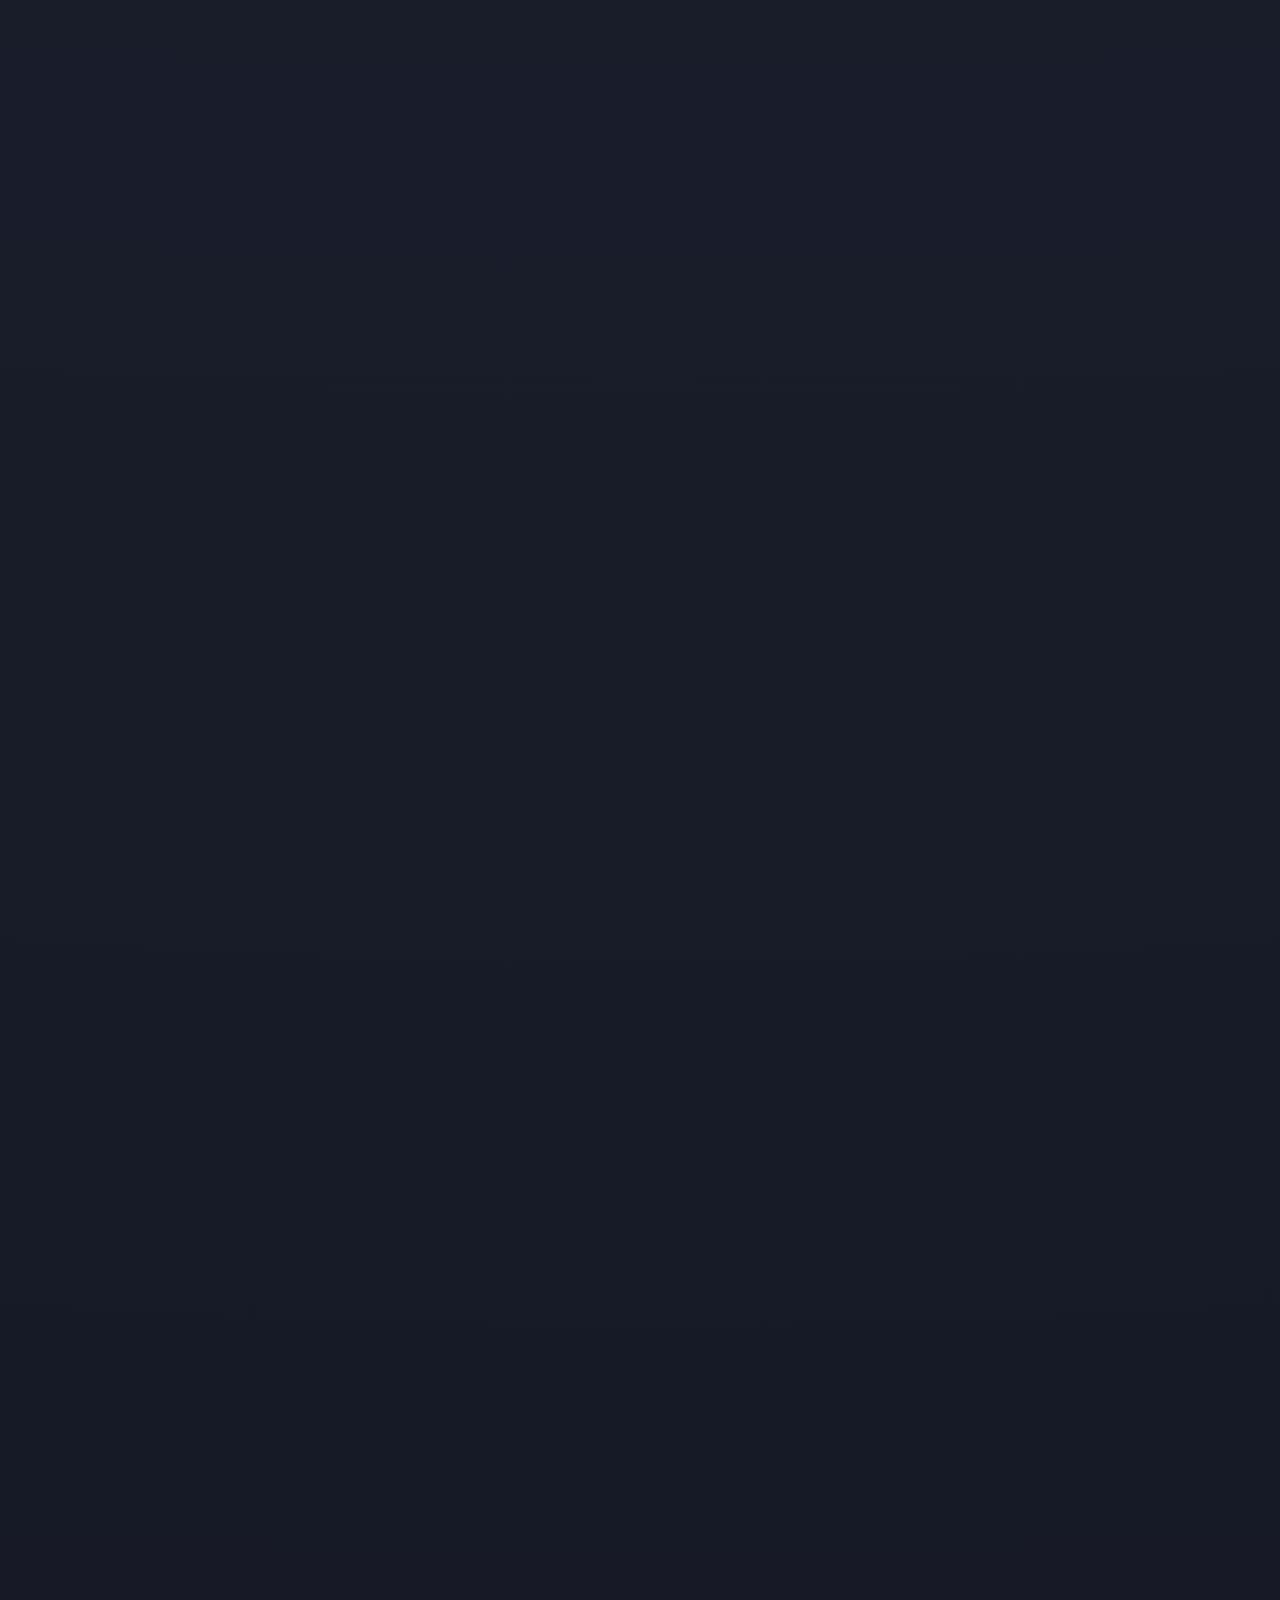
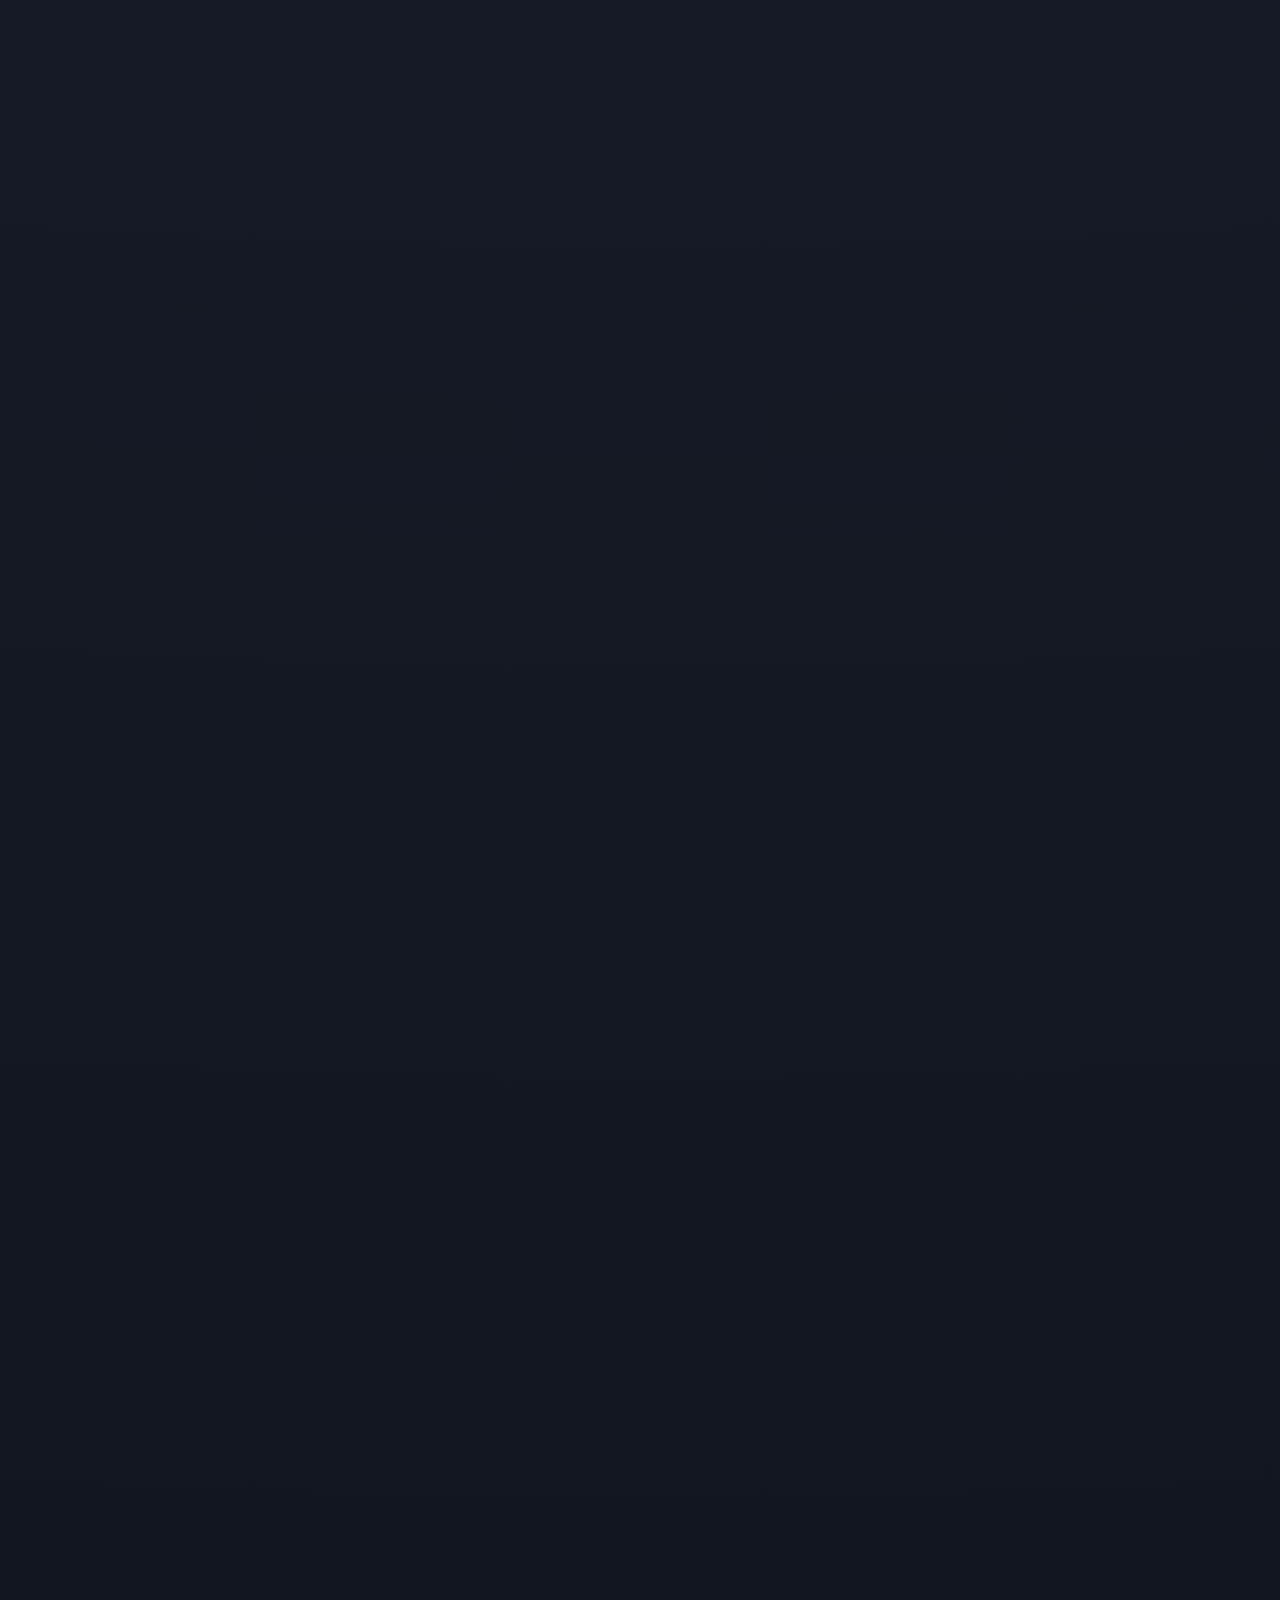
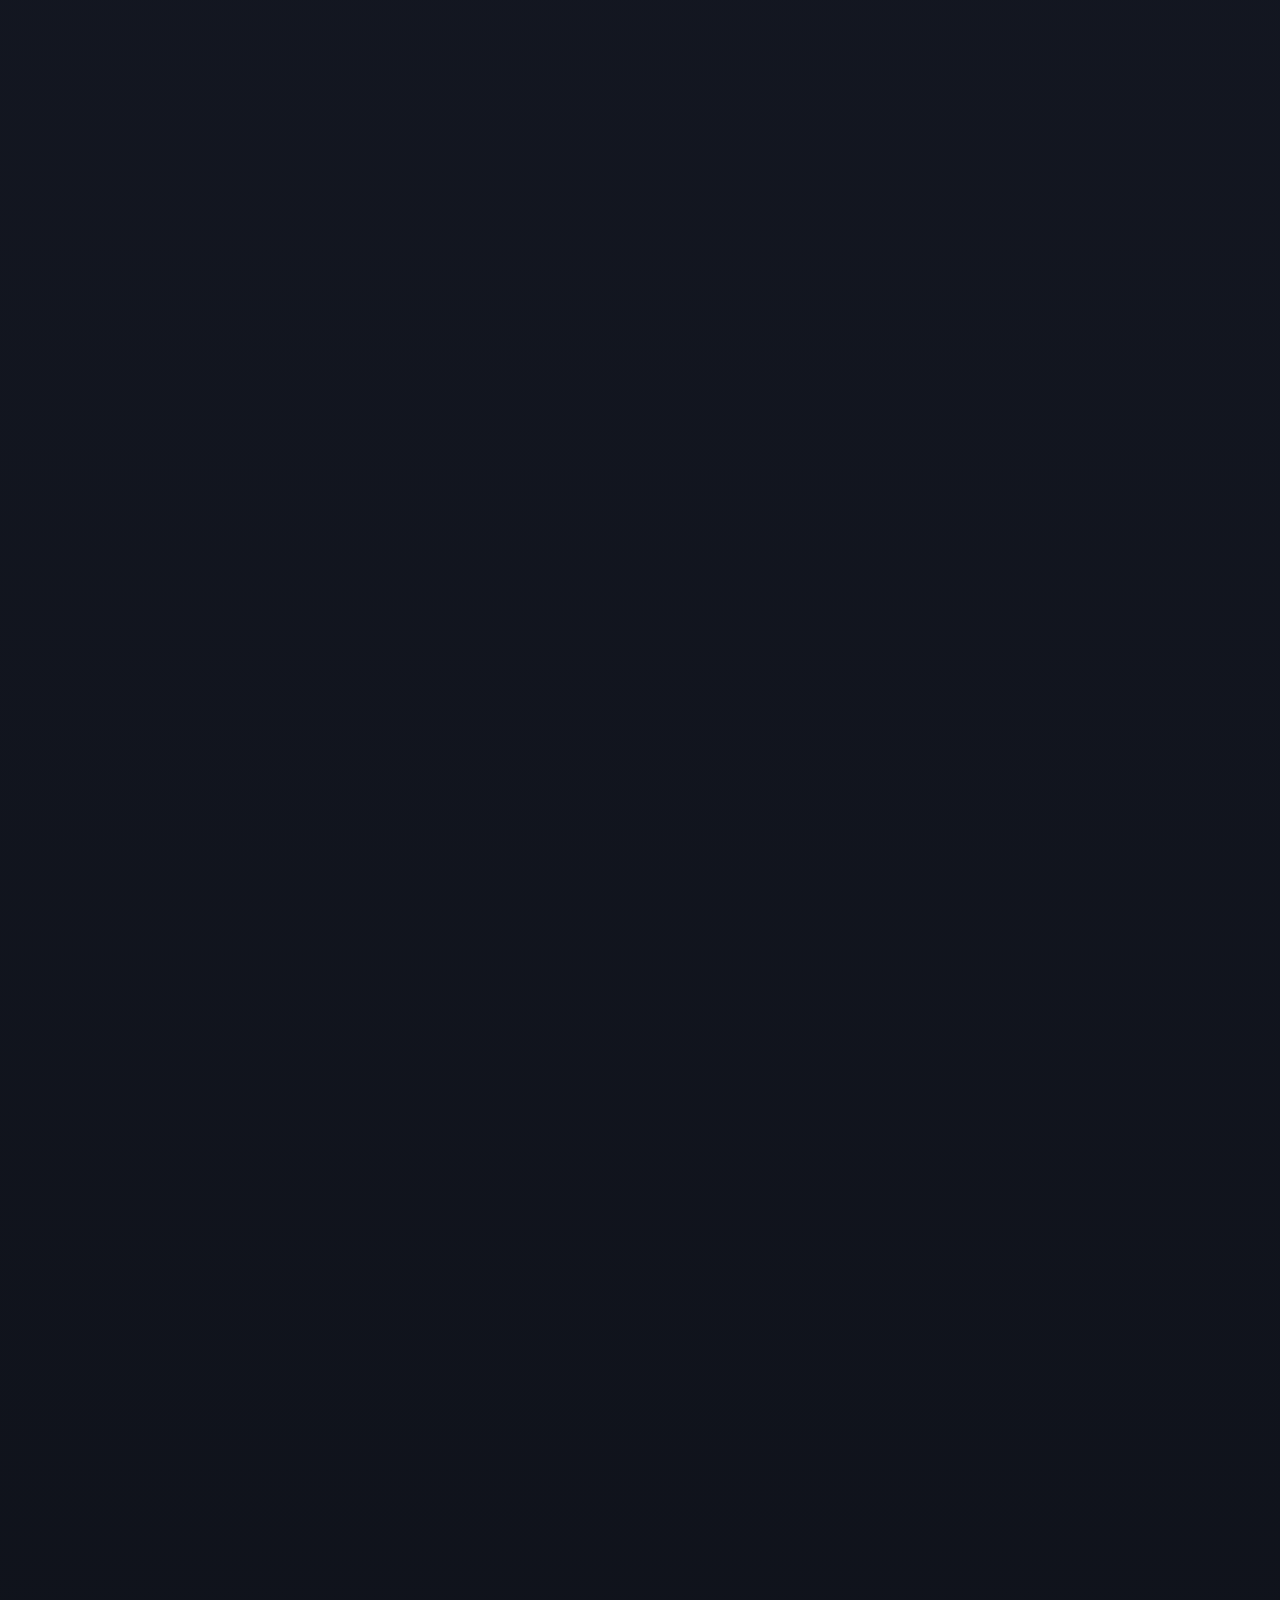
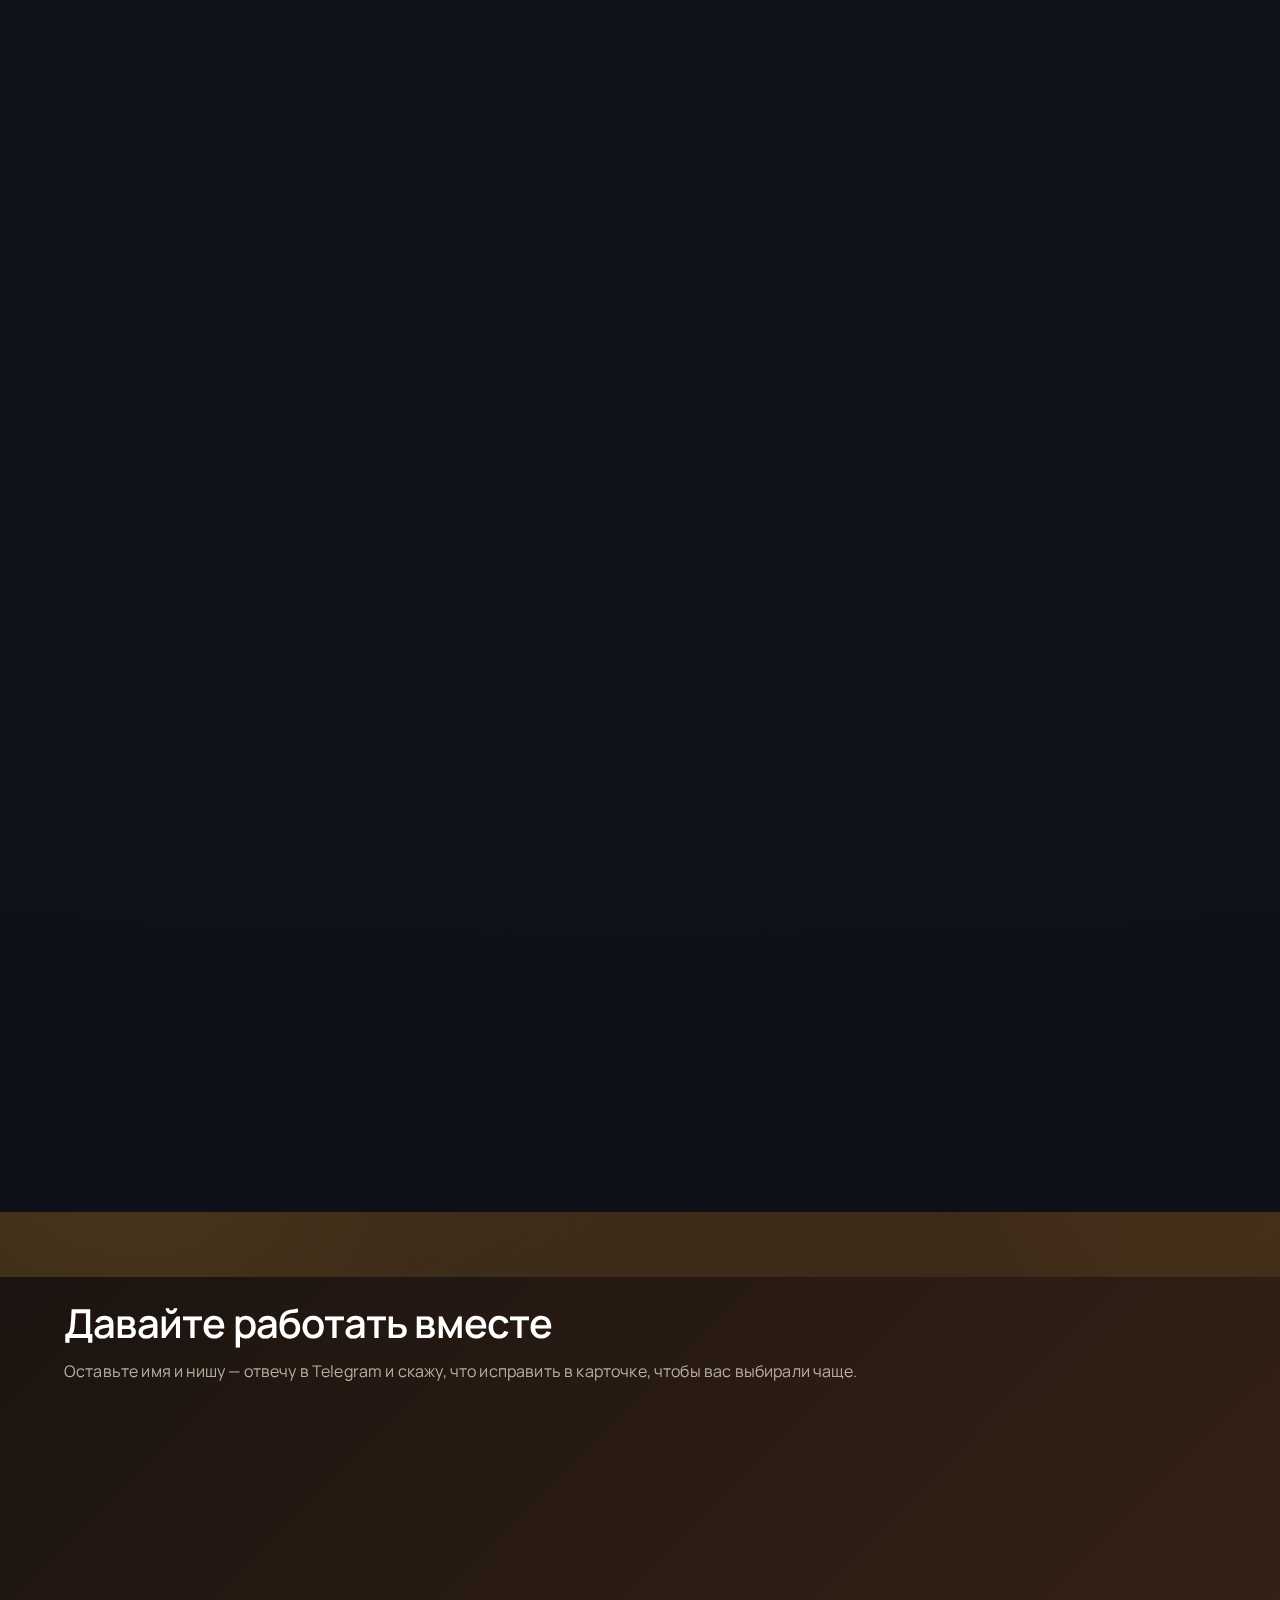
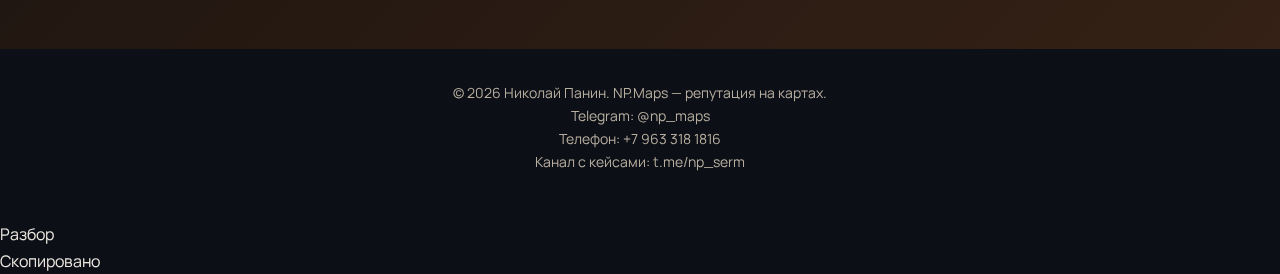
<file: process.html>
<!DOCTYPE html>

<html lang="ru">
<head>
<!-- BUILD: 20260122-11 -->
<meta charset="utf-8"/>
<meta content="width=device-width, initial-scale=1" name="viewport"/>
<meta content="#0c0f16" name="theme-color"/>
<script id="themeInit">(function(){try{var k='theme';var t=localStorage.getItem(k);if(t!=='light'&&t!=='dark'){t='dark';try{localStorage.setItem(k,t);}catch(e){}}document.documentElement.setAttribute('data-theme',t);var m=document.querySelector('meta[name="theme-color"]');if(m){m.setAttribute('content',t==='dark'?'#0c0f16':'#fbf7f1');}}catch(e){document.documentElement.setAttribute('data-theme','dark');var m2=document.querySelector('meta[name="theme-color"]');if(m2){m2.setAttribute('content','#0c0f16');}}})();</script><link href="/icons/favicon.ico" rel="icon" sizes="any"/>
<link href="/icons/favicon-32x32.png" rel="icon" sizes="32x32" type="image/png"/>
<link href="/icons/favicon-16x16.png" rel="icon" sizes="16x16" type="image/png"/>
<link href="/icons/icon.svg" rel="icon" type="image/svg+xml"/>
<link href="/icons/apple-touch-icon.png" rel="apple-touch-icon"/>
<link href="/manifest.webmanifest?v=20260122-11" rel="manifest"/>
<meta content="yes" name="apple-mobile-web-app-capable"/>
<meta content="default" name="apple-mobile-web-app-status-bar-style"/>
<meta content="NP.Maps" name="apple-mobile-web-app-title"/>
<meta content="Что теряет недоработанная карточка, что делаем, план 30/60/90, что получите и как работаем без магии." name="description"/>
<title>Процесс работы | NP.Maps</title>
<link href="https://np-maps.ru/system" rel="canonical"/>
<meta content="NP.Maps — SERM на Яндекс Картах и Яндекс Бизнес" property="og:title"/>
<meta content="Упаковываем карточку, настраиваем работу с отзывами и контентом, держим репутацию под контролем. Без обещаний «5.0 за неделю»." property="og:description"/>
<meta content="https://np-maps.ru/og-image.png" property="og:image"/>
<meta content="NP.Maps — SERM на картах" property="og:image:alt"/>
<meta content="https://np-maps.ru/system.html" property="og:url"/>
<meta content="website" property="og:type"/>
<meta content="NP.Maps" property="og:site_name"/>
<meta content="summary_large_image" name="twitter:card"/>
<meta content="NP.Maps — SERM на Яндекс Картах и Яндекс Бизнес" name="twitter:title"/>
<meta content="Упаковываем карточку, настраиваем работу с отзывами и контентом, держим репутацию под контролем. Без накрутки." name="twitter:description"/>
<meta content="https://np-maps.ru/og-image.png" name="twitter:image"/>
<!-- Cache-busting for static assets (change version in one place) -->
<script>
  // Update this value on deploy to force browsers to fetch fresh CSS/JS
  window.__ASSET_V__ = '20260122-11';
</script>
<link href="/styles.css?v=20260122-11" rel="stylesheet"/>
<link href="/sitemap.xml" rel="sitemap" type="application/xml"/>
<link href="https://fonts.googleapis.com" rel="preconnect"/>
<link crossorigin="" href="https://fonts.gstatic.com" rel="preconnect"/>
<link href="https://fonts.googleapis.com/css2?family=Manrope:wght@400;600;700&amp;display=swap" rel="stylesheet"/>
<script type="application/ld+json">
    {
      "@context": "https://schema.org",
      "@type": "Person",
      "name": "Николай Панин",
      "url": "https://np-maps.ru/",
      "sameAs": ["https://t.me/np_maps", "https://t.me/np_serm"],
      "jobTitle": "SERM на картах (Яндекс Бизнес)",
      "knowsAbout": ["SERM", "Яндекс Бизнес", "репутация на картах", "локальный маркетинг", "работа с отзывами"]
    }
  </script>
<script type="application/ld+json">
    {
      "@context": "https://schema.org",
      "@type": "WebSite",
      "name": "NP.Maps — репутация на картах",
      "url": "https://np-maps.ru/"
    }
  </script>
<script type="application/ld+json">
  {
    "@context": "https://schema.org",
    "@type": "ProfessionalService",
    "name": "NP.Maps",
    "url": "https://np-maps.ru/",
    "telephone": "+7 963 318 1816",
    "areaServed": "RU",
    "serviceType": ["SERM на картах", "Яндекс Бизнес", "Работа с отзывами", "Ответы на негатив", "Контент для карточки"],
    "founder": {
      "@type": "Person",
      "name": "Николай Панин"
    },
    "sameAs": ["https://t.me/np_maps", "https://t.me/np_serm"]
  }
</script><script type="application/ld+json">{"@context":"https://schema.org","@type":"FAQPage","mainEntity":[{"@type":"Question","name":"Что конкретно вы делаете в SERM, кроме «отзывов»?","acceptedAnswer":{"@type":"Answer","text":"Выстраиваю систему доверия на картах: упаковка карточки (услуги/категории/описание/контент) → стратегия отзывов → ответы на негатив → мониторинг → отчётность."}},{"@type":"Question","name":"С каких площадок начинаем и почему?","acceptedAnswer":{"@type":"Answer","text":"Начинаем там, где у вас больше трафика и денег (часто Яндекс). 2ГИС/Google подключаю параллельно, если там есть аудитория или задача."}},{"@type":"Question","name":"Вы можете гарантировать рост клиентов / заявок / продаж?","acceptedAnswer":{"@type":"Answer","text":"Продажи гарантировать нельзя — влияют цена, сезон, конкуренты и обработка обращений. Гарантирую процесс: план, регулярные действия, контроль метрик и прозрачные отчёты."}},{"@type":"Question","name":"Какие результаты считаем нормальными и как их измеряем?","acceptedAnswer":{"@type":"Answer","text":"Смотрим цифры: показы/просмотры, звонки/клики/переходы, конверсия «просмотр → действие», рейтинг и качество отзывов, доля негатива и скорость реакции. Фиксируем «до/после»."}},{"@type":"Question","name":"Сколько времени нужно, чтобы увидеть первые сдвиги?","acceptedAnswer":{"@type":"Answer","text":"Обычно: 7–14 дней — порядок в карточке и первые сдвиги по действиям; 30 дней — стабилизация; 60–90 дней — системный эффект (доверие + отзывы + конверсия)."}},{"@type":"Question","name":"Что важнее сначала: упаковка карточки или отзывы?","acceptedAnswer":{"@type":"Answer","text":"Если карточка «сырая», отзывы работают хуже. Почти всегда сначала фундамент (упаковка), потом — активная стратегия отзывов."}},{"@type":"Question","name":"Почему у нас хороший рейтинг, но звонков мало?","acceptedAnswer":{"@type":"Answer","text":"Часто причина в витрине: слабые фото, неясно «что вы делаете» за 5 секунд, услуги/категории не попадают в спрос, нет сильного УТП и понятного следующего шага."}},{"@type":"Question","name":"Что вы будете менять в карточке?","acceptedAnswer":{"@type":"Answer","text":"То, что влияет на выбор: услуги/категории (чтобы попадать в выдачу), описание/УТП, фото/видео и порядок контента, ответы на вопросы, оформление «под конверсию»."}},{"@type":"Question","name":"Какие материалы нужны от нас на старте?","acceptedAnswer":{"@type":"Answer","text":"Минимум: ссылка на карточку, список услуг + цены/диапазоны (как есть), 10–30 фото (любые), ваши сильные стороны (скорость/гарантии/особенности)."}},{"@type":"Question","name":"Кто отвечает на отзывы: вы или администратор?","acceptedAnswer":{"@type":"Answer","text":"Два варианта: веду ответы под ключ или даю регламент/шаблоны и контролирую качество, а публикует ваш администратор."}},{"@type":"Question","name":"Как вы работаете с негативом и как быстро реагируете?","acceptedAnswer":{"@type":"Answer","text":"Негатив не лежит «неделю»: обычно реагируем в течение 24 часов. В большинстве случаев — грамотный ответ + фиксация решения. Удаление — только если есть основания по правилам."}},{"@type":"Question","name":"Вы можете удалить «несправедливый» отзыв?","acceptedAnswer":{"@type":"Answer","text":"Могу подготовить и провести оспаривание, если есть реальные основания (фейк, мат, персональные данные и т.п.). «Просто не нравится» — не основание."}},{"@type":"Question","name":"Какие риски: фильтры, снятие отзывов, бан?","acceptedAnswer":{"@type":"Answer","text":"Риски появляются при «в лоб»: резкие всплески, одинаковые тексты, подозрительные аккаунты. Работаю аккуратно: ровный темп, разные сценарии, человеческая логика, без серых схем."}},{"@type":"Question","name":"Как собираете новые отзывы безопасно?","acceptedAnswer":{"@type":"Answer","text":"Через систему запросов после услуги/покупки: скрипты для персонала, QR/ссылки, правильные точки контакта. Заранее задаём темы отзывов (сервис/качество/сроки/гарантия), чтобы это работало на выбор."}},{"@type":"Question","name":"Как часто отчёты и что в них будет?","acceptedAnswer":{"@type":"Answer","text":"Обычно 1–4 раза в месяц (зависит от формата). В отчёте: что сделали → что изменилось в цифрах → выводы → план следующего периода. По инцидентам/негативу — сразу."}}]}</script>
<meta content="ru_RU" property="og:locale"/><meta content="image/png" property="og:image:type"/><meta content="1200" property="og:image:width"/><meta content="630" property="og:image:height"/></head>
<body>
<a class="skip-link" href="#main-content">Пропустить к контенту</a>
<div aria-hidden="true" class="scroll-progress">
<span class="scroll-progress__bar"></span>
</div>
<header class="site-header">
<div class="container header-inner">
<div class="brand">
<button aria-label="Сменить тему" class="btn btn-outline theme-toggle" id="themeToggle" title="Светлая/тёмная тема" type="button"><svg aria-hidden="true" class="icon-sun" viewbox="0 0 24 24"><circle cx="12" cy="12" fill="none" r="4" stroke="currentColor" stroke-width="2"></circle><path d="M12 2v3M12 19v3M4.22 4.22l2.12 2.12M17.66 17.66l2.12 2.12M2 12h3M19 12h3M4.22 19.78l2.12-2.12M17.66 6.34l2.12-2.12" fill="none" stroke="currentColor" stroke-linecap="round" stroke-width="2"></path></svg><svg aria-hidden="true" class="icon-moon" viewbox="0 0 24 24"><path d="M21 13.2A7.5 7.5 0 1 1 10.8 3a6 6 0 0 0 10.2 10.2Z" fill="none" stroke="currentColor" stroke-linejoin="round" stroke-width="2"></path></svg></button>
<div class="logo">
<span class="logo-title"><img alt="NP.Maps" aria-hidden="true" class="logo-mark" decoding="async" height="20" src="/icons/icon.svg?v=20260122-11" width="20"/>NP.Maps</span>
<span class="logo-subtitle">Репутация на картах: карточка, отзывы, ответы, контент и контроль. Без фейков.</span>
</div>
</div>
<div class="header-actions">
<a class="btn btn-outline header-cta header-cta--withicon" data-track="header_tg" href="https://t.me/np_serm" rel="noreferrer" target="_blank"><img alt="" class="cta-ico" decoding="async" height="18" loading="lazy" src="/icons/np-avatar-64.png" width="18"/>Канал в Телеграме</a>
<div class="contacts">
<a class="contact-link" data-copy="+7 963 318 1816" data-track="phone_click" href="tel:+79633181816"><img alt="" class="contact-ico" decoding="async" height="16" loading="lazy" src="/icons/phone.svg?v=20260122-11" width="16"/>+7 963 318 1816</a>
<a class="contact-link" data-copy="https://t.me/np_maps" data-track="tg_click" href="https://t.me/np_maps" rel="noreferrer" target="_blank"><img alt="" class="contact-ico" decoding="async" height="16" loading="lazy" src="/icons/telegram.svg?v=20260122-11" width="16"/>Telegram</a>
</div>
</div>
</div>
</header>
<main id="main-content">
<section class="section hero" id="hero">
<div class="container">
<div class="hero-top">
<div class="hero-head">
<h1>Как работаем: процесс и отчётность</h1>
<p class="hero-kicker">Старт → аудит → внедрение → контроль → отчёт</p><div class="page-links"><a class="pill-link" href="/">Главная</a><a class="pill-link" href="/why-yandex">Почему Яндекс</a><a class="pill-link" href="/losses">Потери</a><a class="pill-link" href="/system">Что делаем</a><a class="pill-link" href="/plan">План 30/60/90</a><a class="pill-link" href="/process">Процесс</a><a class="pill-link" href="/pricing">Тарифы</a><a class="pill-link" href="/honesty">Честно</a><a class="pill-link" href="/faq">FAQ</a></div>
<p class="lead">Без «магии». Фиксируем точку А, правим по приоритету, держим качество ответов и контента, показываем цифры.</p>
<p class="muted">Вы всегда понимаете: что сделали, что изменилось, что делаем дальше.</p>
<a class="btn btn-primary" data-track="hero_tg" href="https://t.me/np_maps" rel="noreferrer" target="_blank">Запросить разбор карточки</a>
<p class="hero-format">Формат: под ключ или вместе с вашей командой — регламенты и контроль.</p>
<p class="muted">Достаточно ссылки + город + ниша + какая задача — отвечу, с чего начать.</p>
</div>
<div aria-hidden="true" class="hero-visual">
<img alt="" class="theme-art" data-src-dark="/assets/illustrations/hero-visual-dark.svg" data-src-light="/assets/illustrations/hero-visual-light.svg" decoding="async" fetchpriority="high" loading="eager" src="/assets/illustrations/hero-visual-dark.svg"/>
</div>
</div>
<div class="hero-grid">
<article class="card">
<h3>Типовые проблемы</h3>
<ul>
<li>отзывов мало — и они «не про страхи клиента»</li>
<li>негатив висит без ответа</li>
<li>фото слабые или случайные</li>
<li>услуги/цены неясны — клиент не понимает «за что платить»</li>
</ul>
</article>
<article class="card">
<h3>Что вы получите</h3>
<ul>
<li>карточку, которую удобно сравнивать — и приятно выбирать</li>
<li>процесс сбора отзывов (без накрутки)</li>
<li>регламент ответов на отзывы и вопросы</li>
<li>контент, который подтверждает качество</li>
<li>если подключаем продвижение — геоперфоманс: районы/города, бюджет туда, где есть заявки</li>
<li>отчётность по географии: где растут звонки/маршруты/переходы</li>
</ul>
</article>
<article class="card">
<h3>Как стартуем</h3>
<ol>
<li>15 минут: цели, города, конкуренты</li>
<li>диагностика карточки и витрины</li>
<li>план на 30 дней + стоимость</li>
</ol>
</article>
</div>
</div>
</section>
<section class="section deliverables" id="deliverables">
<div class="container">
<div class="section-head"><h2>Что вы получите на выходе</h2><div aria-hidden="true" class="section-illus-wrap"><img alt="" class="theme-art section-illus-img" data-src-dark="/assets/illustrations/blocks/deliver-dark.svg" data-src-light="/assets/illustrations/blocks/deliver-light.svg" decoding="async" loading="lazy" src="/assets/illustrations/blocks/deliver-dark.svg"/></div></div>
<p class="muted">Не «общие советы», а понятные материалы и система, которую можно внедрить.</p>
<div class="solutions-grid">
<article class="card">
<h3>Аудит карточки и конкурентов</h3>
<p>Чеклист правок с приоритетом: что исправить сначала, чтобы быстрее усилить доверие и конверсию.</p>
</article>
<article class="card">
<h3>План на 30 дней</h3>
<p>Пошаговый план работ: что делаем, в каком порядке, какие задачи можно отдать команде, а что — вести под ключ.</p>
</article>
<article class="card">
<h3>Регламент ответов</h3>
<p>Тон, структура, сроки, сценарии для позитива и негатива + набор готовых шаблонов, которые не выглядят «роботом».</p>
</article>
<article class="card">
<h3>Процесс сбора отзывов</h3>
<p>Сценарии и тексты для персонала/менеджеров, точки контакта, частота. Без накрутки — с понятной логикой и контролем.</p>
</article>
<article class="card">
<h3>Контент‑пакет для карточки</h3>
<p>Что и как показать в фото/видео, чтобы снять страхи клиента: процесс, команда, примеры, «как у вас устроено».</p>
</article>
<article class="card">
<h3>Контроль и отчётность</h3>
<p>Ежемесячный отчёт без воды: что сделали, что изменилось, что делаем дальше. Показываю цифры по карточке:</p><ul class="mini-list"><li>посещения карточки и источники</li><li>позиции / видимость по ключам</li><li>звонки</li><li>построенные маршруты</li><li>переходы на сайт и в мессенджеры</li><li>переходы в соцсети (если подключены)</li></ul><p><strong>И главное:</strong> объясняю, почему цифры такие и что надо сделать, чтобы они росли.</p></article>
</div>
</div>
</section>
<section class="section process" id="process">
<div class="container">
<div class="section-head"><h2>Как работаем (без магии)</h2><div aria-hidden="true" class="section-illus-wrap"><img alt="" class="theme-art section-illus-img" data-src-dark="/assets/illustrations/blocks/process-dark.svg" data-src-light="/assets/illustrations/blocks/process-light.svg" decoding="async" loading="lazy" src="/assets/illustrations/blocks/process-dark.svg"/></div></div>
<div class="process-grid">
<ul>
<li><strong>Старт</strong> — цели, география, доступы, фиксируем «точку А»</li>
<li><strong>Аудит</strong> — где проигрываем выбор (факты, витрина, отзывы, контент)</li>
<li><strong>План</strong> — приоритеты на 30 дней: что делаем первым и почему</li>
<li><strong>Внедрение</strong> — правки карточки, регламенты, контент, ответы</li>
<li><strong>Контроль</strong> — мониторинг и реакция: отзывы/вопросы/изменения</li>
<li><strong>Отчёт</strong> — без воды: посещения, позиции, звонки, маршруты, переходы. Если подключали рекламу — отдельно показываю эффективность по районам/городам.</li>
</ul>
<div class="process-note">
<p><strong>Коммуникация:</strong> чат в Telegram + короткие созвоны по необходимости.</p>
<p><strong>Сроки:</strong> первые улучшения обычно видны в первые недели, устойчивость — на дистанции 60–90 дней.</p>
</div>
</div>
</div>
</section>
<section class="section" id="pages">
<div class="container">
<h2>Другие разделы</h2>
<p class="muted">Ссылки на остальные темы — чтобы быстро переключаться.</p>
<div class="pages-grid">
<a class="card page-card" href="/why-yandex">
<span aria-hidden="true" class="page-ico">
<svg fill="none" stroke="currentColor" stroke-linecap="round" stroke-linejoin="round" stroke-width="2" viewbox="0 0 24 24">
<path d="M12 21s7-4.5 7-11a7 7 0 0 0-14 0c0 6.5 7 11 7 11Z"></path><circle cx="12" cy="10" r="2.5"></circle>
</svg>
</span>
<span class="page-meta">
<h3>Почему Яндекс</h3>
<p class="muted">Колдунщик, предустановка, «рядом». Почему выбор происходит прямо в карточке.</p>
</span>
<span aria-hidden="true" class="page-arrow">→</span>
</a>
<a class="card page-card" href="/losses">
<span aria-hidden="true" class="page-ico">
<svg fill="none" stroke="currentColor" stroke-linecap="round" stroke-linejoin="round" stroke-width="2" viewbox="0 0 24 24">
<path d="M12 9v4"></path><path d="M12 17h.01"></path><path d="M10.3 3.3 2.8 16.2A2 2 0 0 0 4.5 19h15a2 2 0 0 0 1.7-2.8L13.7 3.3a2 2 0 0 0-3.4 0Z"></path>
</svg>
</span>
<span class="page-meta">
<h3>Потери</h3>
<p class="muted">Где вы теряете выбор ещё до звонка: доверие, понятность, шаг к действию.</p>
</span>
<span aria-hidden="true" class="page-arrow">→</span>
</a>
<a class="card page-card" href="/system">
<span aria-hidden="true" class="page-ico">
<svg fill="none" stroke="currentColor" stroke-linecap="round" stroke-linejoin="round" stroke-width="2" viewbox="0 0 24 24">
<path d="M5 6h14"></path><path d="M5 12h10"></path><path d="M5 18h14"></path><circle cx="19" cy="12" r="2"></circle>
</svg>
</span>
<span class="page-meta">
<h3>Что делаем</h3>
<p class="muted">4 опоры: фундамент, отзывы, ответы, контент. Делает карточку «выборной».</p>
</span>
<span aria-hidden="true" class="page-arrow">→</span>
</a>
<a class="card page-card" href="/plan">
<span aria-hidden="true" class="page-ico">
<svg fill="none" stroke="currentColor" stroke-linecap="round" stroke-linejoin="round" stroke-width="2" viewbox="0 0 24 24">
<rect height="16" rx="2" width="16" x="4" y="5"></rect><path d="M8 3v4"></path><path d="M16 3v4"></path><path d="M4 11h16"></path><path d="M8 15h2"></path><path d="M12 15h2"></path>
</svg>
</span>
<span class="page-meta">
<h3>План 30/60/90</h3>
<p class="muted">Порядок работ: что правим сначала, что потом. Без хаоса и «разовой прокачки».</p>
</span>
<span aria-hidden="true" class="page-arrow">→</span>
</a>
<a class="card page-card" href="/">
<span aria-hidden="true" class="page-ico"><svg fill="none" height="24" stroke="currentColor" stroke-linecap="round" stroke-linejoin="round" stroke-width="2" viewbox="0 0 24 24" width="24">
<path d="M3 10.5 12 3l9 7.5"></path>
<path d="M5 10v10a1 1 0 0 0 1 1h4v-6h4v6h4a1 1 0 0 0 1-1V10"></path>
</svg></span>
<span class="page-meta">
<h3>Вернуться на главную</h3>
<p class="muted">К началу: кратко о смысле, разделах и как начать.</p>
</span>
<span aria-hidden="true" class="page-arrow">→</span>
</a>
<a class="card page-card" href="/pricing">
<span aria-hidden="true" class="page-ico">
<svg fill="none" stroke="currentColor" stroke-linecap="round" stroke-linejoin="round" stroke-width="2" viewbox="0 0 24 24">
<path d="M20 7H7a2 2 0 0 0-2 2v8a2 2 0 0 0 2 2h13"></path><path d="M16 7V5a2 2 0 0 0-2-2H6a2 2 0 0 0-2 2v12"></path><path d="M18 12h2"></path>
</svg>
</span>
<span class="page-meta">
<h3>Тарифы</h3>
<p class="muted">3 формата работы + опции‑ускорители. Понятно, за что платите.</p>
</span>
<span aria-hidden="true" class="page-arrow">→</span>
</a>
<a class="card page-card" href="/honesty">
<span aria-hidden="true" class="page-ico">
<svg fill="none" stroke="currentColor" stroke-linecap="round" stroke-linejoin="round" stroke-width="2" viewbox="0 0 24 24">
<path d="M12 22s8-4 8-10V5l-8-3-8 3v7c0 6 8 10 8 10Z"></path><path d="M9 12l2 2 4-5"></path>
</svg>
</span>
<span class="page-meta">
<h3>Честно</h3>
<p class="muted">Границы, ожидания, кому подойдёт/не подойдёт. Без обещаний и накрутки.</p>
</span>
<span aria-hidden="true" class="page-arrow">→</span>
</a>
<a class="card page-card" href="/faq">
<span aria-hidden="true" class="page-ico">
<svg fill="none" stroke="currentColor" stroke-linecap="round" stroke-linejoin="round" stroke-width="2" viewbox="0 0 24 24">
<path d="M21 15a4 4 0 0 1-4 4H8l-5 3V7a4 4 0 0 1 4-4h10a4 4 0 0 1 4 4v8Z"></path><path d="M9.5 9.5a2.5 2.5 0 1 1 3.7 2.2c-.8.4-1.2.8-1.2 1.8"></path><path d="M12 17h.01"></path>
</svg>
</span>
<span class="page-meta">
<h3>FAQ</h3>
<p class="muted">Вопросы, сроки, риски, метрики. Коротко и по делу.</p>
</span>
<span aria-hidden="true" class="page-arrow">→</span>
</a>
</div>
</div>
</section>
<section class="section cta" id="cta">
<div class="container">
<div class="cta-top">
<h2>Давайте работать вместе</h2>
<p class="muted">Оставьте имя и нишу — отвечу в Telegram и скажу, что исправить в карточке, чтобы вас выбирали чаще.</p>
</div>
<div class="cta-inner">
<div class="cta-card card cta-card--large">
<div class="card-head">
<h3>Связь со мной</h3>
</div>
<form autocomplete="on" class="cta-form cta-form--large" id="tgForm">
<div class="cta-form__row">
<label>
<span>Имя</span>
<input id="tgName" name="name" placeholder="Ваше имя" required="" type="text"/>
</label>
<label>
<span>Ниша</span>
<input id="tgNiche" name="niche" placeholder="Стоматология / автосервис / салон" required="" type="text"/>
</label>
</div>
<button class="btn btn-primary btn-block" data-track="tg_form" id="tgSend" type="button">Связаться</button>
<div aria-live="polite" class="form-status" id="formStatus"></div>
</form>
</div>
<div aria-hidden="true" class="cta-visual">
<img alt="" class="theme-art cta-visual__img" data-src-dark="/assets/illustrations/cta-visual-dark.svg" data-src-light="/assets/illustrations/cta-visual-light.svg" decoding="async" loading="lazy" src="/assets/illustrations/cta-visual-dark.svg"/>
</div>
</div>
</div>
</section>
</main>
<footer class="site-footer">
<div class="container">
<p>© 2026 Николай Панин. NP.Maps — репутация на картах.</p>
<div class="footer-contacts">
<p>Telegram: <a data-copy="https://t.me/np_maps" href="https://t.me/np_maps" rel="noreferrer" target="_blank">@np_maps</a></p>
<p>Телефон: <a data-copy="+7 963 318 1816" data-track="phone_click" href="tel:+79633181816">+7 963 318 1816</a></p>
<p>Канал с кейсами: <a href="https://t.me/np_serm" rel="noreferrer" target="_blank">t.me/np_serm</a></p>
</div>
</div>
</footer>
<div aria-hidden="true" class="floating-cta" data-visible="false" id="floatingCta">
<a aria-label="Разбор" class="fab" data-track="fab_cta" href="#cta">Разбор</a>
</div>
<button aria-label="Наверх" class="btn btn-top" id="backToTop" type="button">
    ↑
  </button>
<div aria-atomic="true" aria-live="polite" class="toast" id="toast" role="status">
<span class="toast__message">Скопировано</span>
</div>
<!-- Failsafe: theme toggle must work even if main.js is blocked/cached -->
<script>
  (function () {
    var btn = document.getElementById('themeToggle');
    if (!btn) return;
    var root = document.documentElement;
    var key = 'theme';
    function apply(theme) {
      var t = (theme === 'light' || theme === 'dark') ? theme : 'dark';
      root.setAttribute('data-theme', t);
      if (document.body) document.body.setAttribute('data-theme', t);
      try { localStorage.setItem(key, t); } catch (e) {}
      var meta = document.querySelector('meta[name="theme-color"]');
      if (meta) meta.setAttribute('content', t === 'dark' ? '#0c0f16' : '#fbf7f1');

      // swap theme illustrations (dark/light)
      try {
        document.querySelectorAll('img[data-src-dark][data-src-light]').forEach(function (img) {
          var next = (t === 'dark') ? img.getAttribute('data-src-dark') : img.getAttribute('data-src-light');
          if (next && img.getAttribute('src') !== next) img.setAttribute('src', next);
        });
      } catch (e2) {}
    }

    btn.addEventListener('click', function () {
      var current = root.getAttribute('data-theme') || 'dark';
      apply(current === 'dark' ? 'light' : 'dark');
    });
  })();
</script>
<script>
  (function (V) {
    V = V || '20260122-11';
    var s1 = document.createElement('script');
    s1.defer = true;
    s1.src = '/assets/main.min.js?v=' + V;
    document.body.appendChild(s1);

    var s2 = document.createElement('script');
    s2.defer = true;
    s2.src = '/assets/scrollwave.js?v=' + V;
    document.body.appendChild(s2);
  })(window.__ASSET_V__);
</script>
<script defer="defer" src="/spa.js?v=20260122-11"></script></body>
</html>
</file>
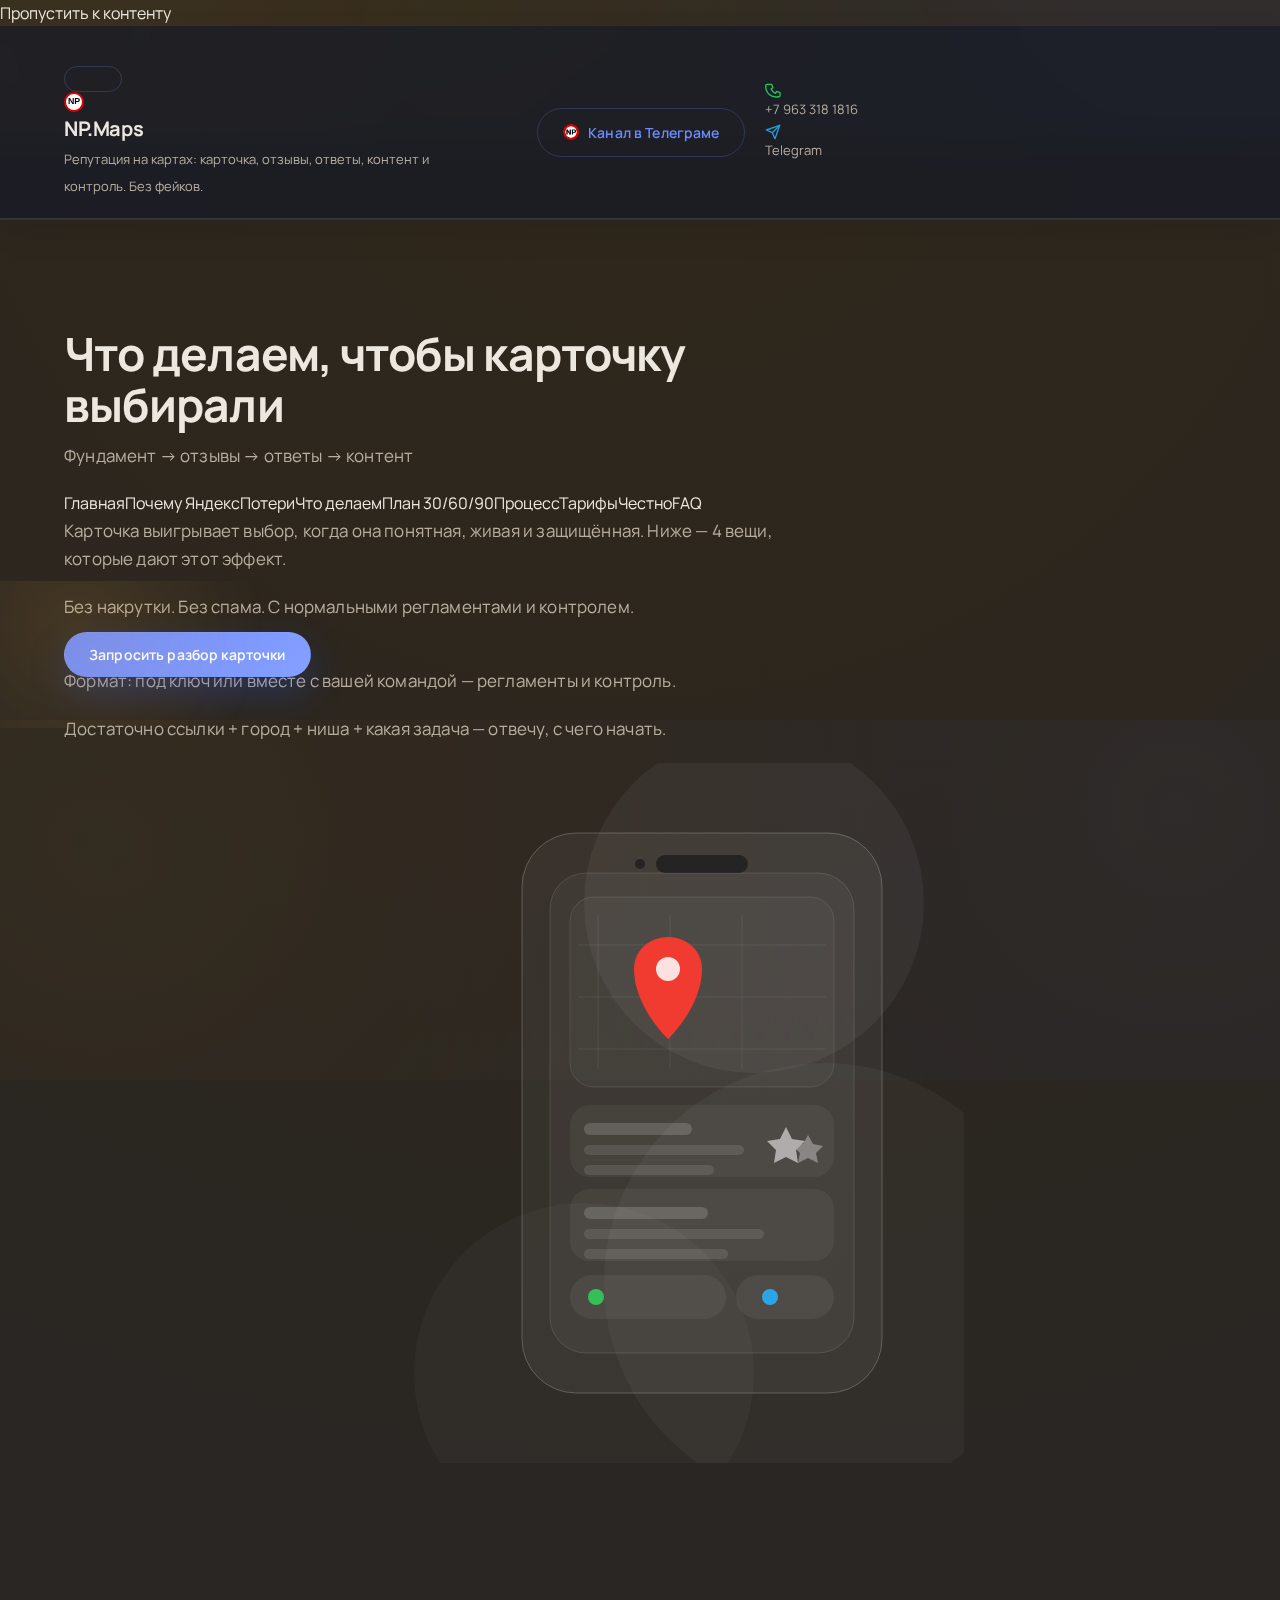
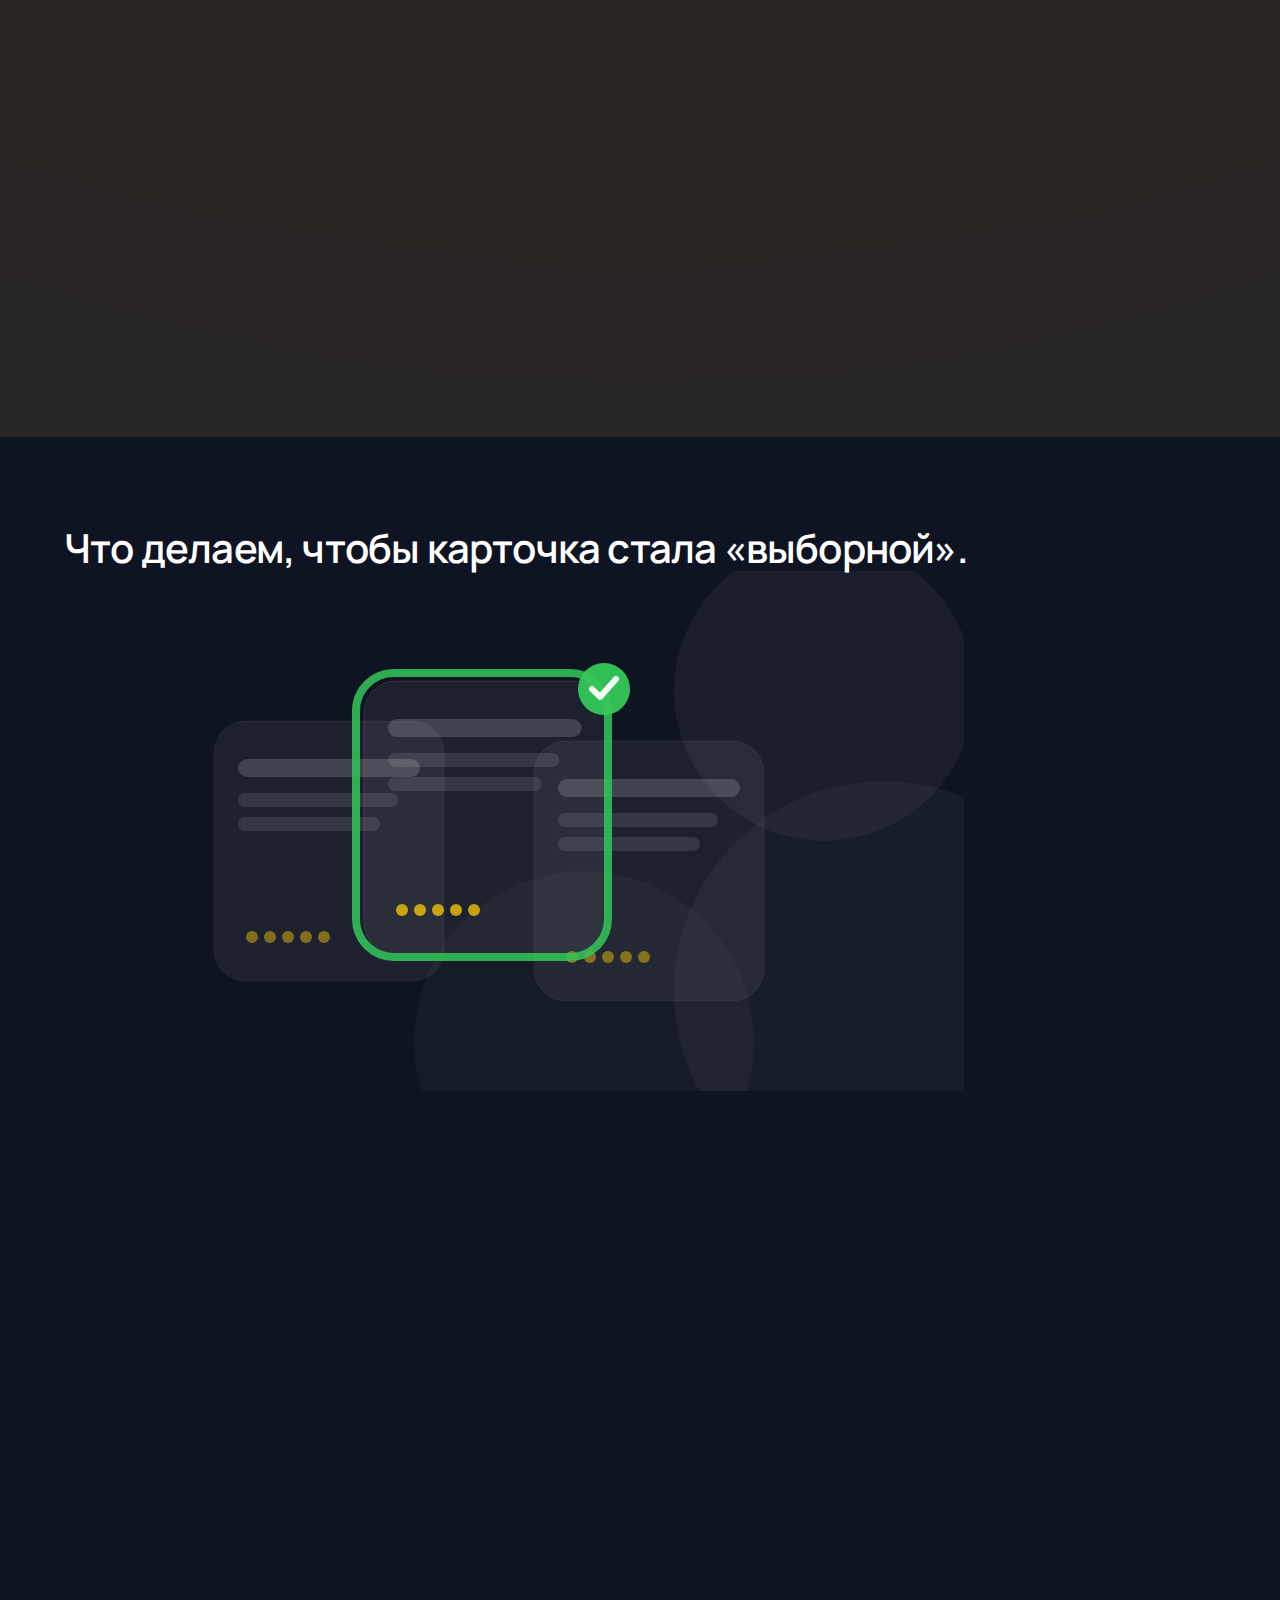
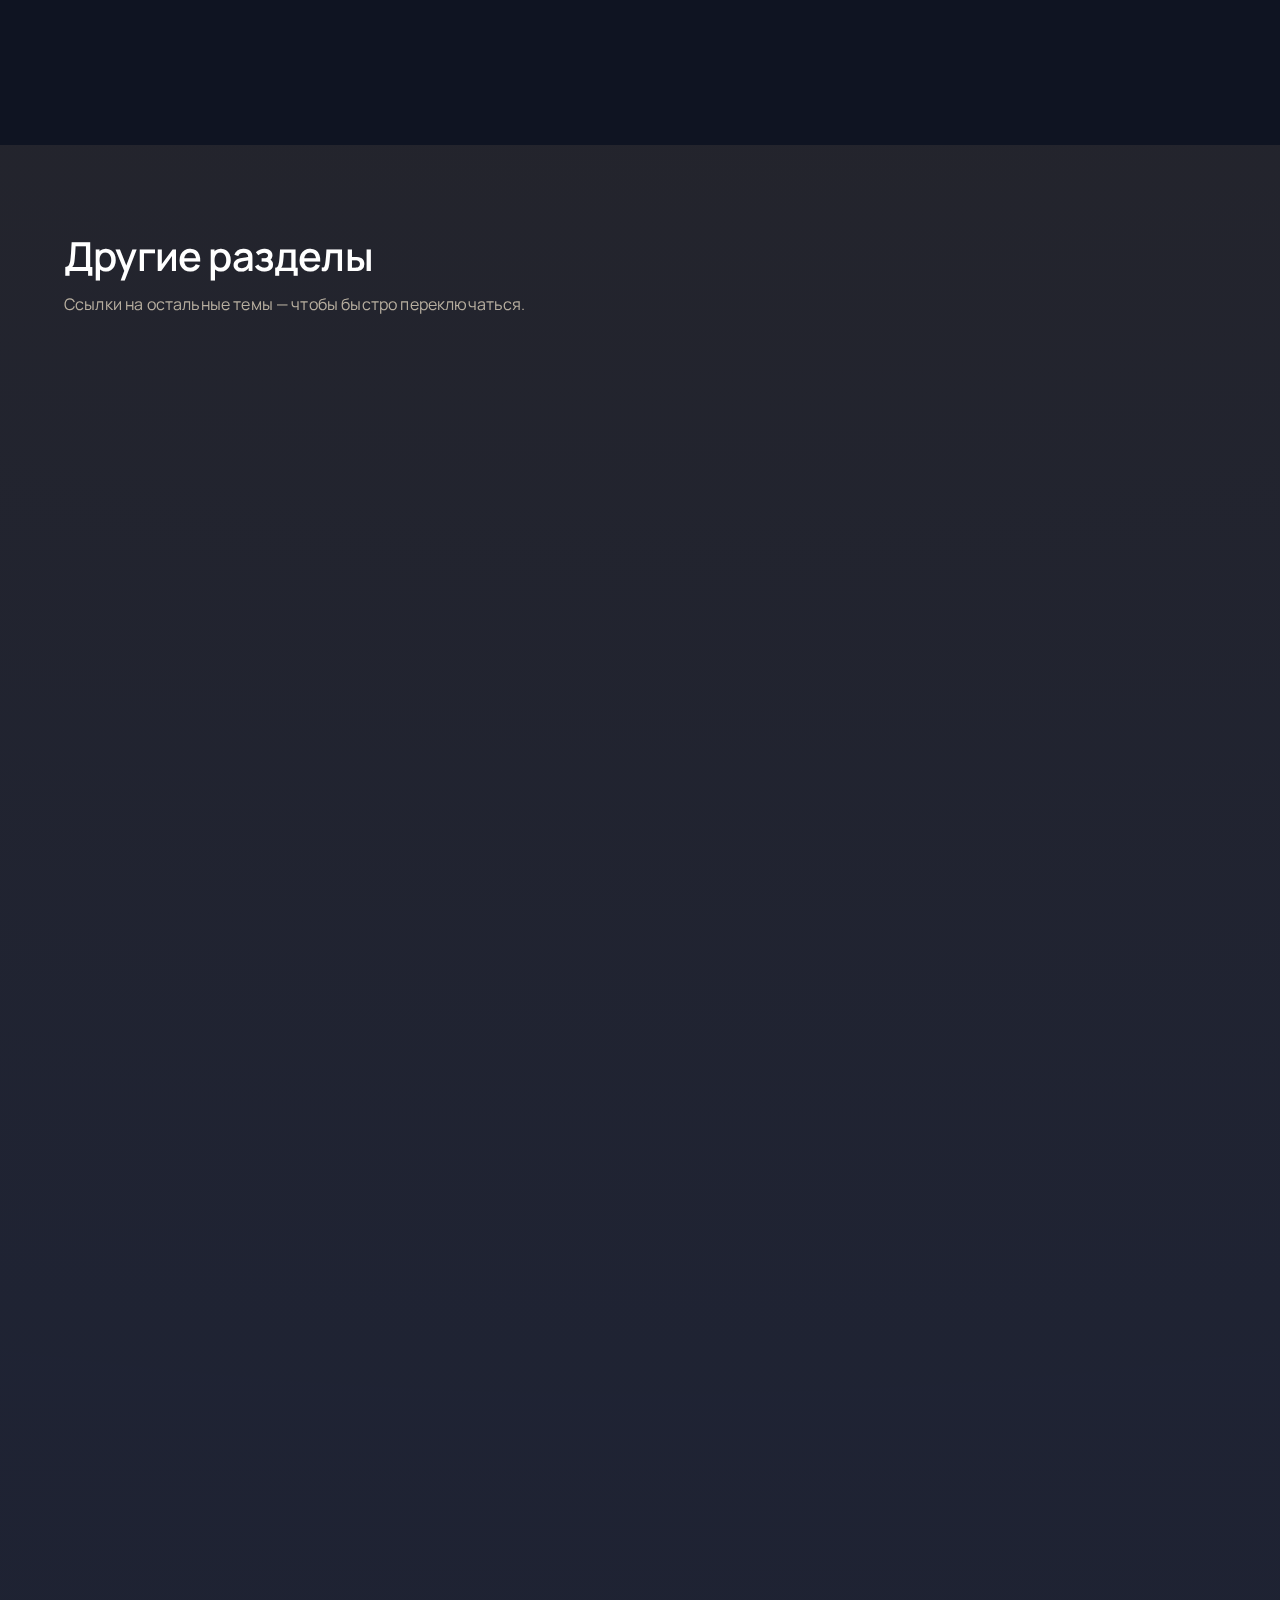
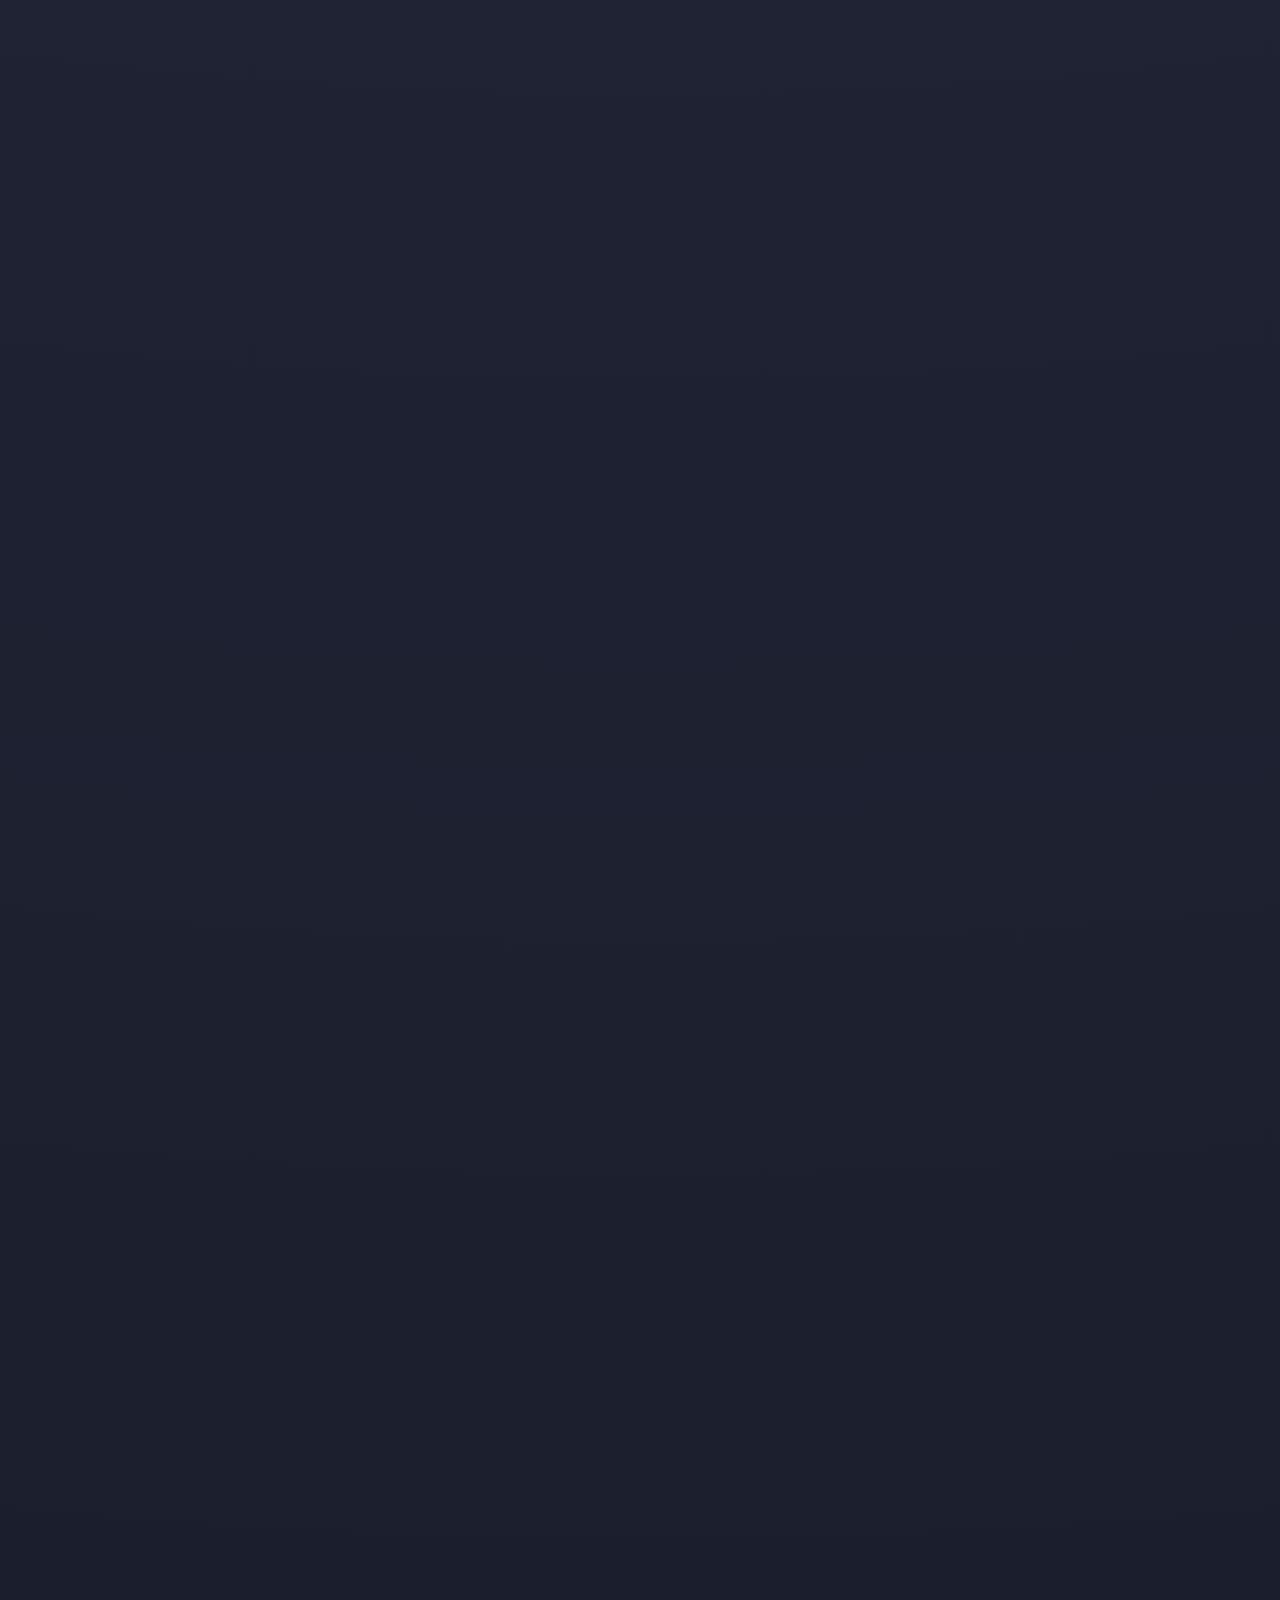
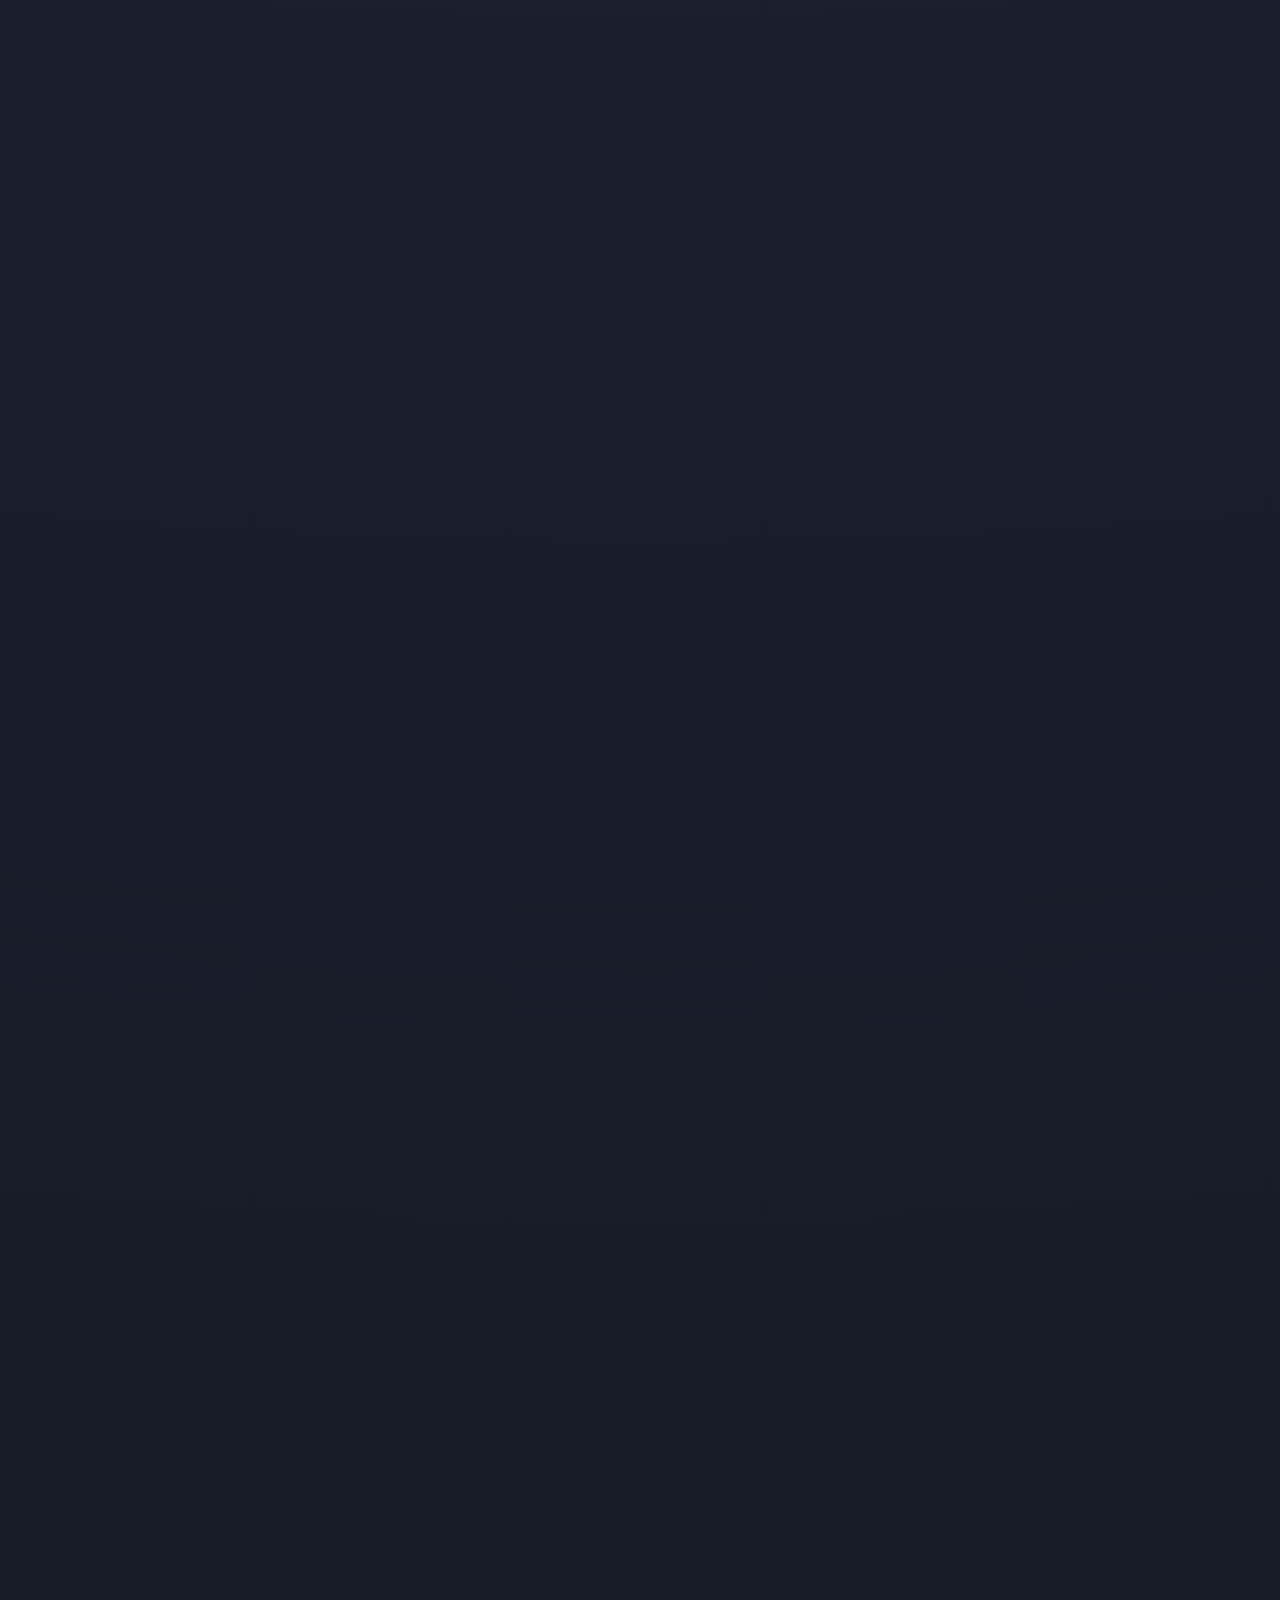
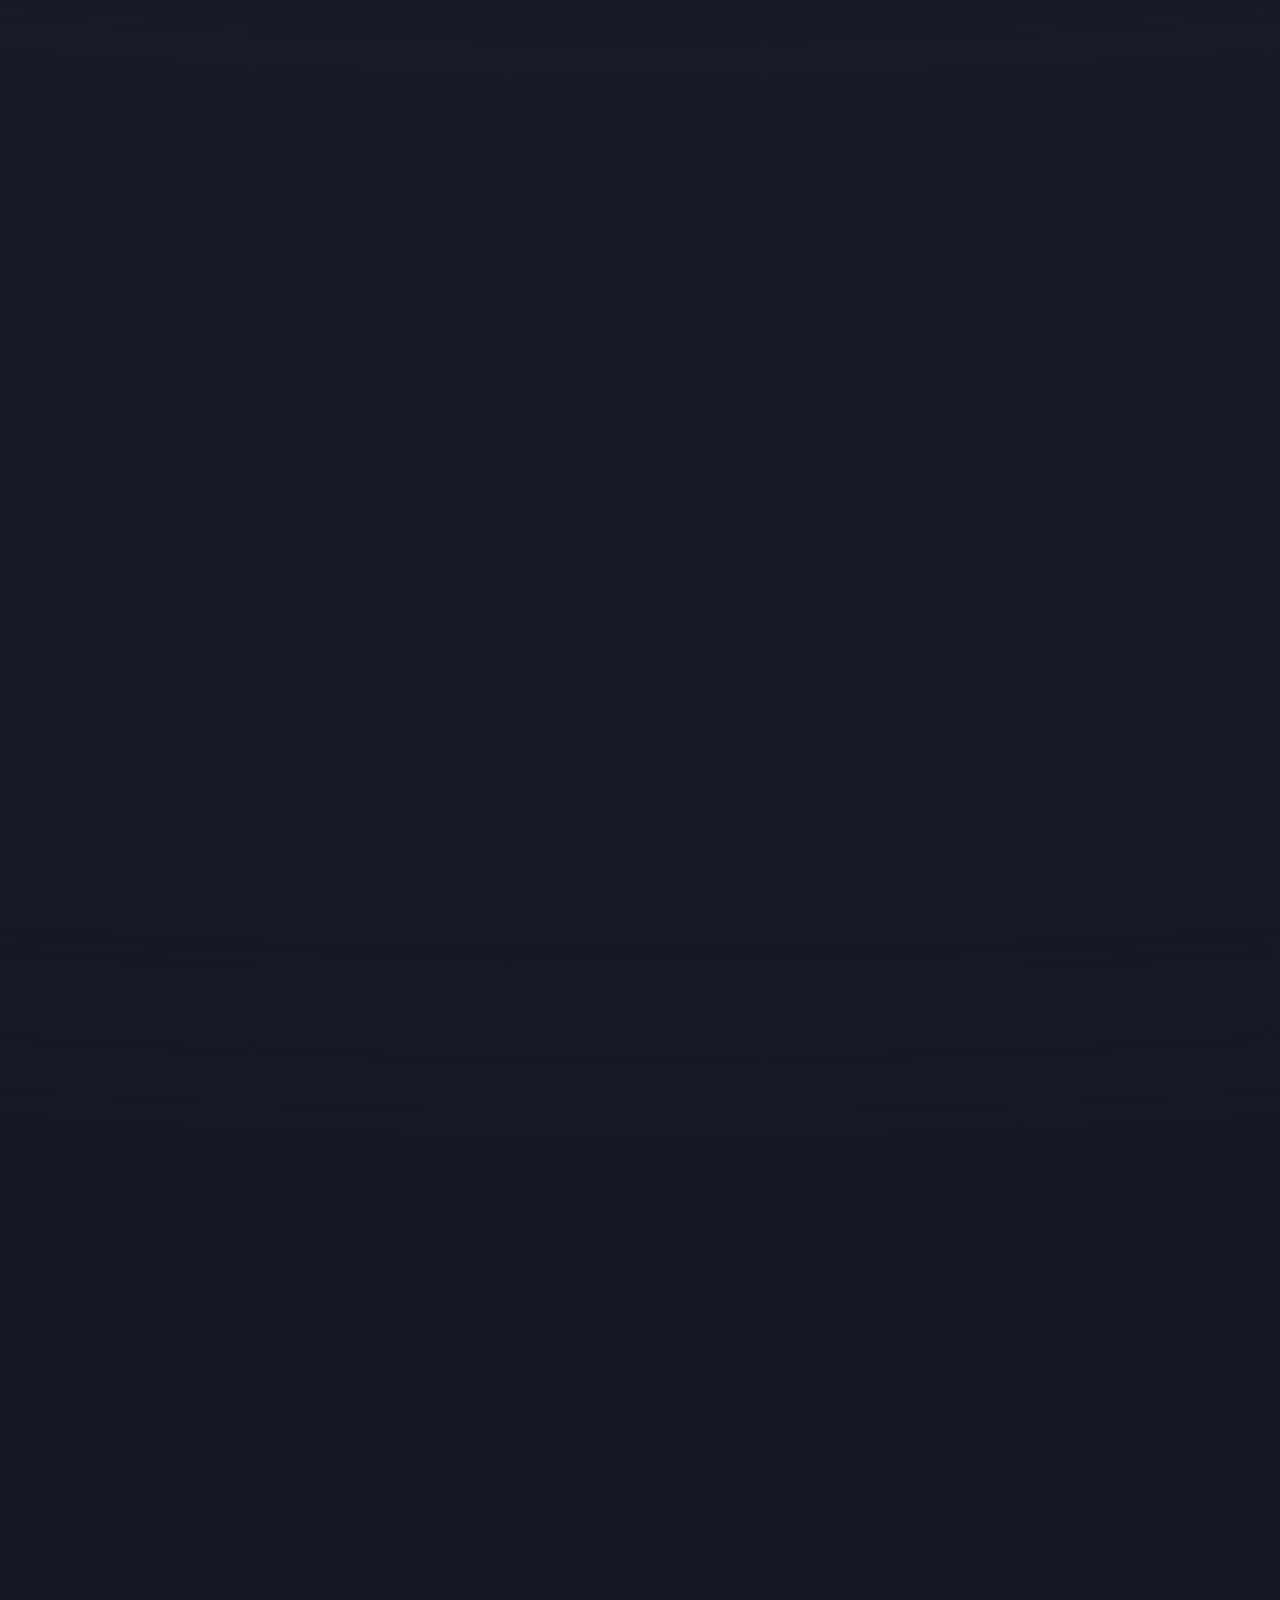
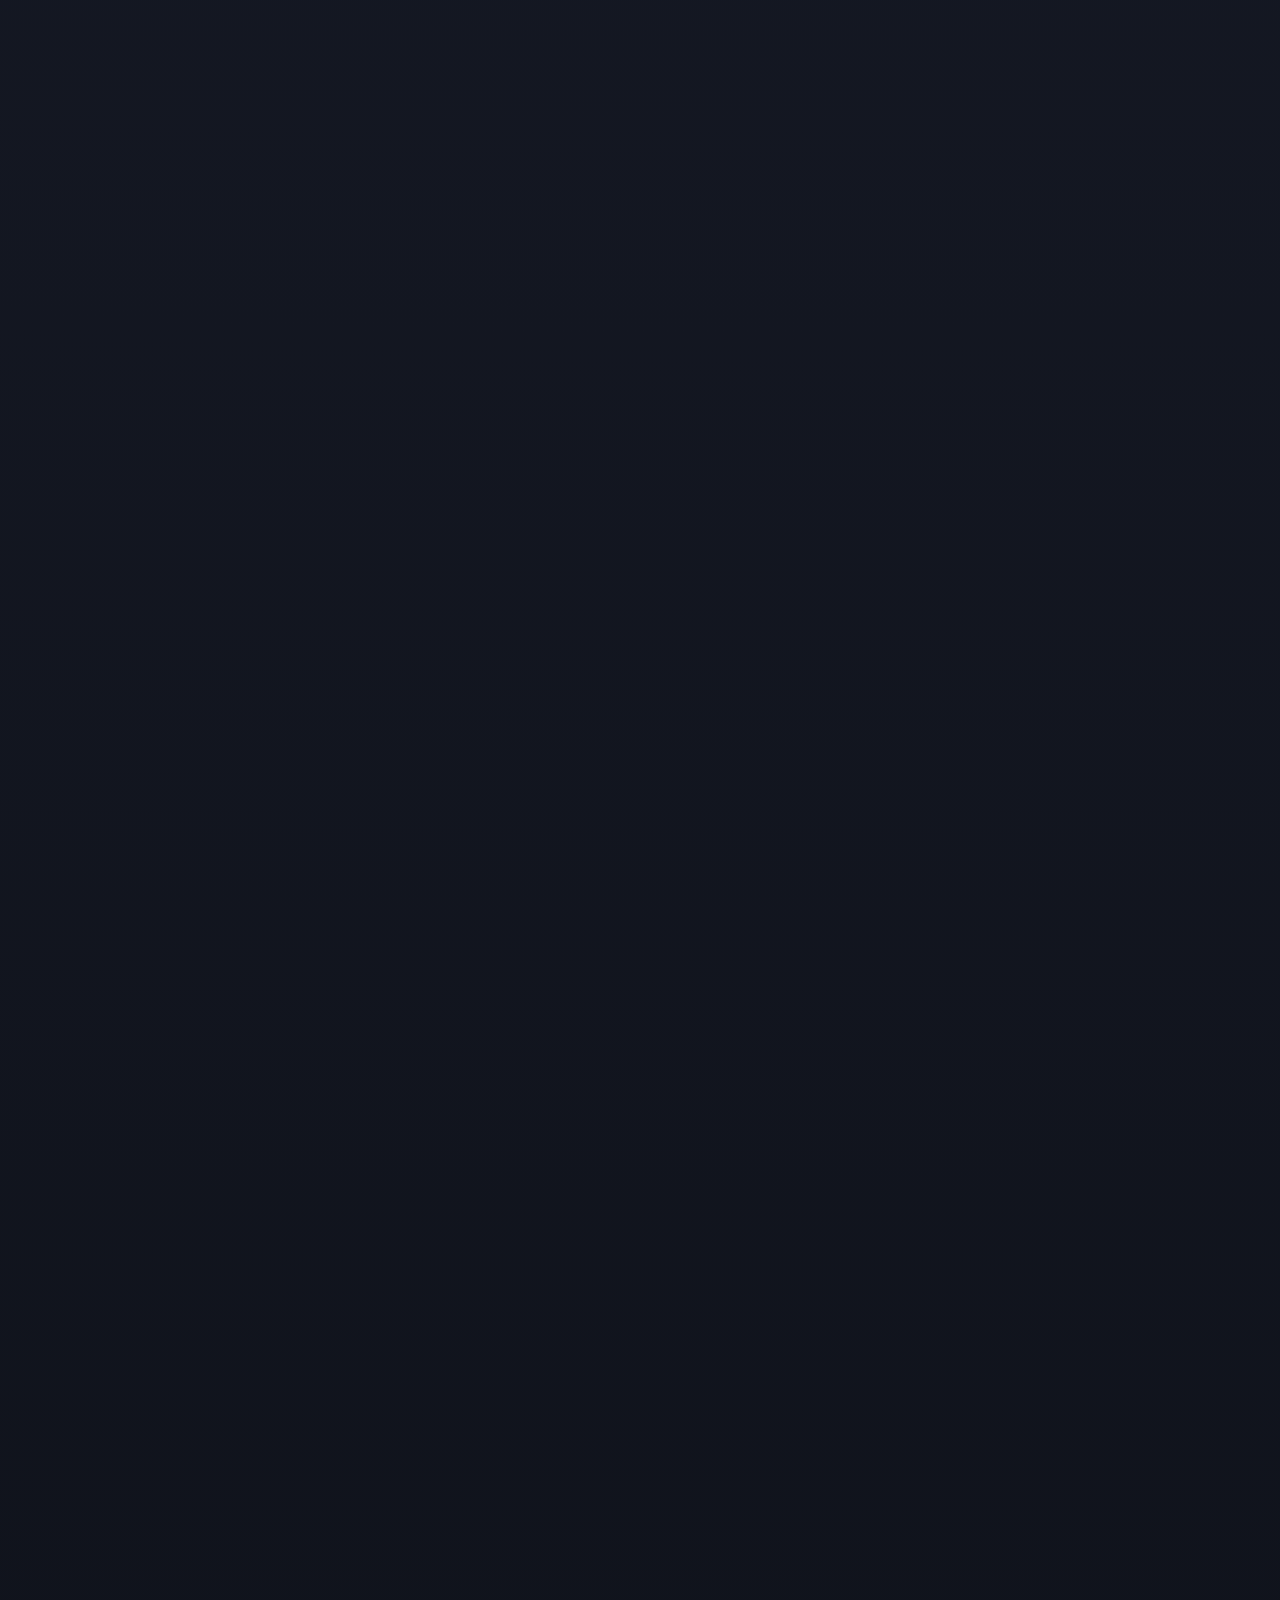
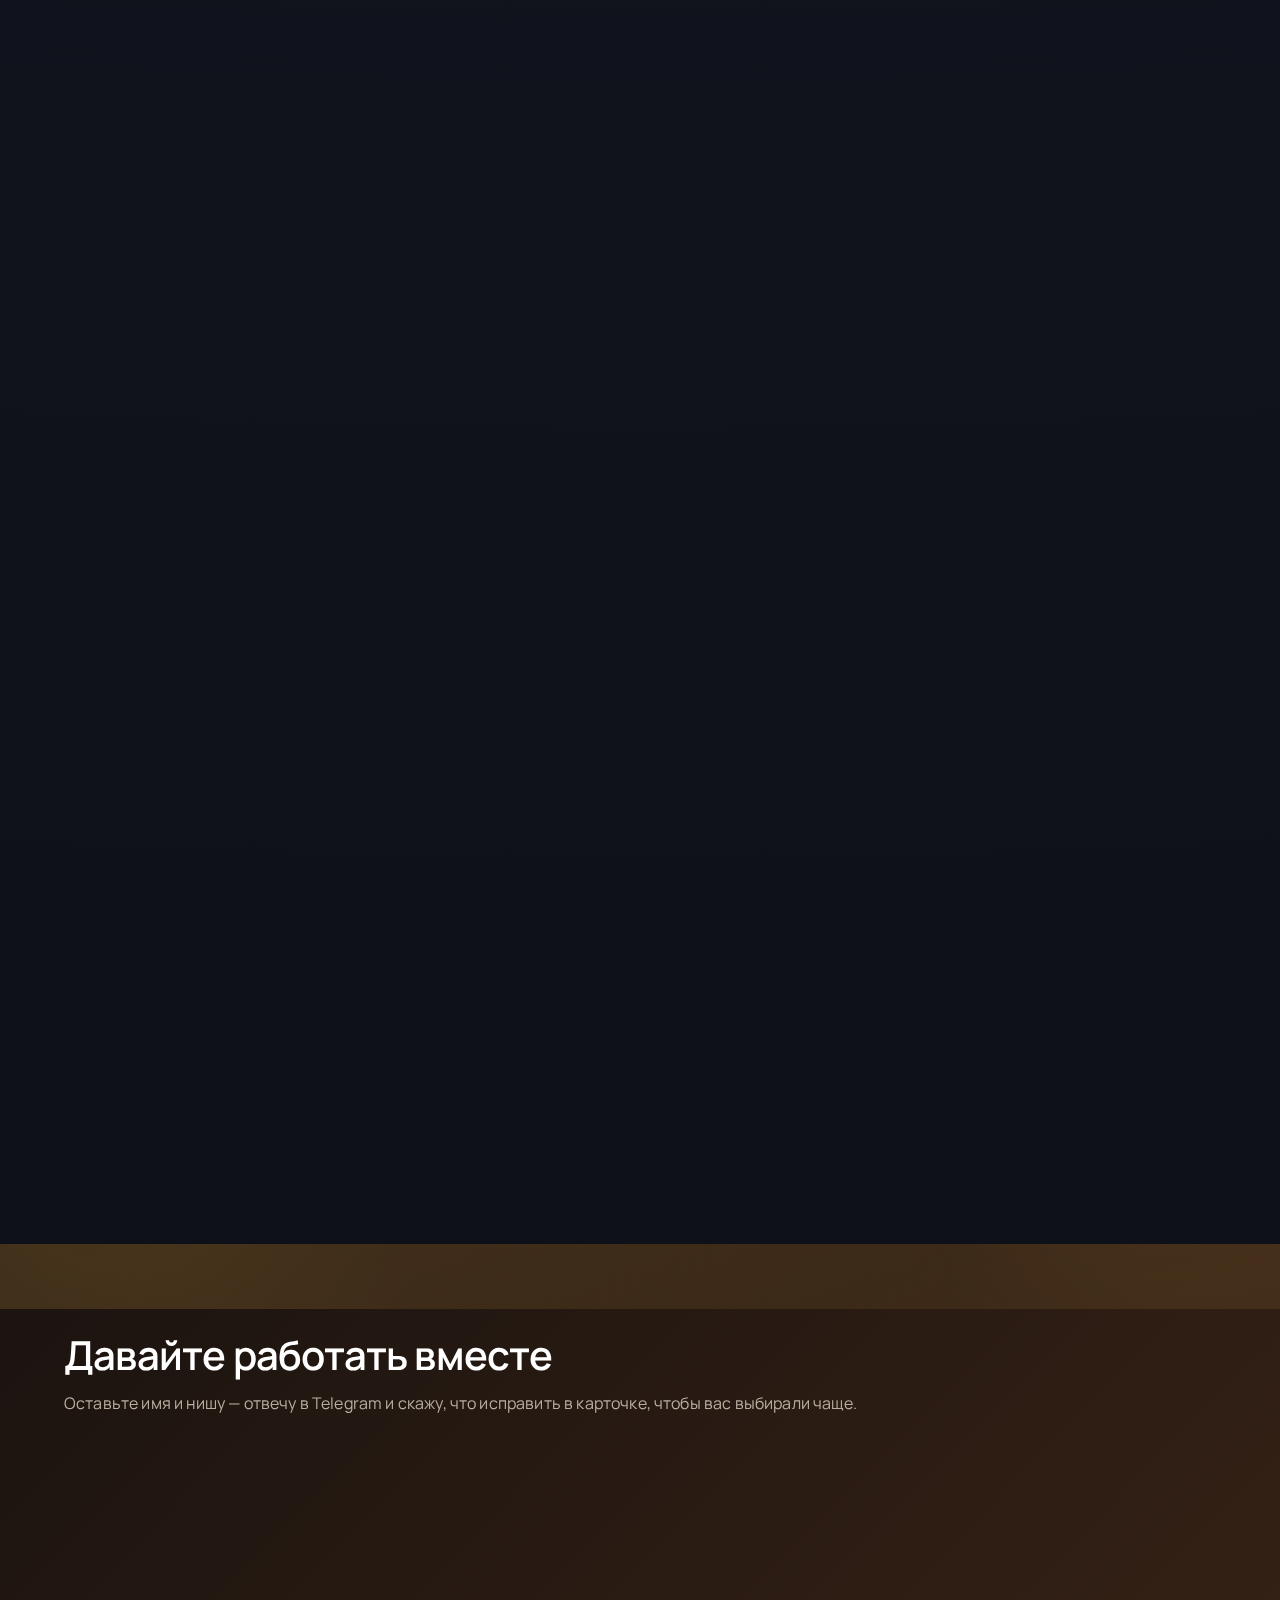
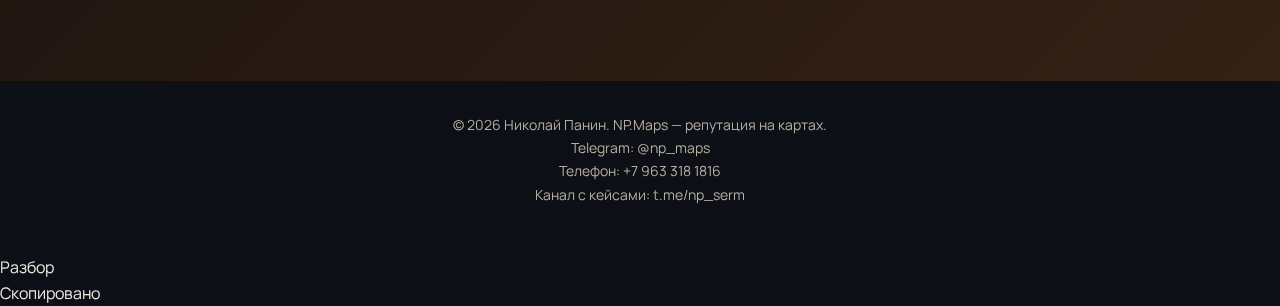
<file: system.html>
<!DOCTYPE html>

<html lang="ru">
<head>
<!-- BUILD: 20260122-11 -->
<meta charset="utf-8"/>
<meta content="width=device-width, initial-scale=1" name="viewport"/>
<meta content="#0c0f16" name="theme-color"/>
<script id="themeInit">(function(){try{var k='theme';var t=localStorage.getItem(k);if(t!=='light'&&t!=='dark'){t='dark';try{localStorage.setItem(k,t);}catch(e){}}document.documentElement.setAttribute('data-theme',t);var m=document.querySelector('meta[name="theme-color"]');if(m){m.setAttribute('content',t==='dark'?'#0c0f16':'#fbf7f1');}}catch(e){document.documentElement.setAttribute('data-theme','dark');var m2=document.querySelector('meta[name="theme-color"]');if(m2){m2.setAttribute('content','#0c0f16');}}})();</script><link href="/icons/favicon.ico" rel="icon" sizes="any"/>
<link href="/icons/favicon-32x32.png" rel="icon" sizes="32x32" type="image/png"/>
<link href="/icons/favicon-16x16.png" rel="icon" sizes="16x16" type="image/png"/>
<link href="/icons/icon.svg" rel="icon" type="image/svg+xml"/>
<link href="/icons/apple-touch-icon.png" rel="apple-touch-icon"/>
<link href="/manifest.webmanifest?v=20260122-11" rel="manifest"/>
<meta content="yes" name="apple-mobile-web-app-capable"/>
<meta content="default" name="apple-mobile-web-app-status-bar-style"/>
<meta content="NP.Maps" name="apple-mobile-web-app-title"/>
<meta content="Что теряет недоработанная карточка, что делаем, план 30/60/90, что получите и как работаем без магии." name="description"/>
<title>Что делаем | NP.Maps</title>
<link href="https://np-maps.ru/system" rel="canonical"/>
<meta content="NP.Maps — SERM на Яндекс Картах и Яндекс Бизнес" property="og:title"/>
<meta content="Упаковываем карточку, настраиваем работу с отзывами и контентом, держим репутацию под контролем. Без обещаний «5.0 за неделю»." property="og:description"/>
<meta content="https://np-maps.ru/og-image.png" property="og:image"/>
<meta content="NP.Maps — SERM на картах" property="og:image:alt"/>
<meta content="https://np-maps.ru/system.html" property="og:url"/>
<meta content="website" property="og:type"/>
<meta content="NP.Maps" property="og:site_name"/>
<meta content="summary_large_image" name="twitter:card"/>
<meta content="NP.Maps — SERM на Яндекс Картах и Яндекс Бизнес" name="twitter:title"/>
<meta content="Упаковываем карточку, настраиваем работу с отзывами и контентом, держим репутацию под контролем. Без накрутки." name="twitter:description"/>
<meta content="https://np-maps.ru/og-image.png" name="twitter:image"/>
<!-- Cache-busting for static assets (change version in one place) -->
<script>
  // Update this value on deploy to force browsers to fetch fresh CSS/JS
  window.__ASSET_V__ = '20260122-11';
</script>
<link href="/styles.css?v=20260122-11" rel="stylesheet"/>
<link href="/sitemap.xml" rel="sitemap" type="application/xml"/>
<link href="https://fonts.googleapis.com" rel="preconnect"/>
<link crossorigin="" href="https://fonts.gstatic.com" rel="preconnect"/>
<link href="https://fonts.googleapis.com/css2?family=Manrope:wght@400;600;700&amp;display=swap" rel="stylesheet"/>
<script type="application/ld+json">
    {
      "@context": "https://schema.org",
      "@type": "Person",
      "name": "Николай Панин",
      "url": "https://np-maps.ru/",
      "sameAs": ["https://t.me/np_maps", "https://t.me/np_serm"],
      "jobTitle": "SERM на картах (Яндекс Бизнес)",
      "knowsAbout": ["SERM", "Яндекс Бизнес", "репутация на картах", "локальный маркетинг", "работа с отзывами"]
    }
  </script>
<script type="application/ld+json">
    {
      "@context": "https://schema.org",
      "@type": "WebSite",
      "name": "NP.Maps — репутация на картах",
      "url": "https://np-maps.ru/"
    }
  </script>
<script type="application/ld+json">
  {
    "@context": "https://schema.org",
    "@type": "ProfessionalService",
    "name": "NP.Maps",
    "url": "https://np-maps.ru/",
    "telephone": "+7 963 318 1816",
    "areaServed": "RU",
    "serviceType": ["SERM на картах", "Яндекс Бизнес", "Работа с отзывами", "Ответы на негатив", "Контент для карточки"],
    "founder": {
      "@type": "Person",
      "name": "Николай Панин"
    },
    "sameAs": ["https://t.me/np_maps", "https://t.me/np_serm"]
  }
</script><script type="application/ld+json">{"@context":"https://schema.org","@type":"FAQPage","mainEntity":[{"@type":"Question","name":"Что конкретно вы делаете в SERM, кроме «отзывов»?","acceptedAnswer":{"@type":"Answer","text":"Выстраиваю систему доверия на картах: упаковка карточки (услуги/категории/описание/контент) → стратегия отзывов → ответы на негатив → мониторинг → отчётность."}},{"@type":"Question","name":"С каких площадок начинаем и почему?","acceptedAnswer":{"@type":"Answer","text":"Начинаем там, где у вас больше трафика и денег (часто Яндекс). 2ГИС/Google подключаю параллельно, если там есть аудитория или задача."}},{"@type":"Question","name":"Вы можете гарантировать рост клиентов / заявок / продаж?","acceptedAnswer":{"@type":"Answer","text":"Продажи гарантировать нельзя — влияют цена, сезон, конкуренты и обработка обращений. Гарантирую процесс: план, регулярные действия, контроль метрик и прозрачные отчёты."}},{"@type":"Question","name":"Какие результаты считаем нормальными и как их измеряем?","acceptedAnswer":{"@type":"Answer","text":"Смотрим цифры: показы/просмотры, звонки/клики/переходы, конверсия «просмотр → действие», рейтинг и качество отзывов, доля негатива и скорость реакции. Фиксируем «до/после»."}},{"@type":"Question","name":"Сколько времени нужно, чтобы увидеть первые сдвиги?","acceptedAnswer":{"@type":"Answer","text":"Обычно: 7–14 дней — порядок в карточке и первые сдвиги по действиям; 30 дней — стабилизация; 60–90 дней — системный эффект (доверие + отзывы + конверсия)."}},{"@type":"Question","name":"Что важнее сначала: упаковка карточки или отзывы?","acceptedAnswer":{"@type":"Answer","text":"Если карточка «сырая», отзывы работают хуже. Почти всегда сначала фундамент (упаковка), потом — активная стратегия отзывов."}},{"@type":"Question","name":"Почему у нас хороший рейтинг, но звонков мало?","acceptedAnswer":{"@type":"Answer","text":"Часто причина в витрине: слабые фото, неясно «что вы делаете» за 5 секунд, услуги/категории не попадают в спрос, нет сильного УТП и понятного следующего шага."}},{"@type":"Question","name":"Что вы будете менять в карточке?","acceptedAnswer":{"@type":"Answer","text":"То, что влияет на выбор: услуги/категории (чтобы попадать в выдачу), описание/УТП, фото/видео и порядок контента, ответы на вопросы, оформление «под конверсию»."}},{"@type":"Question","name":"Какие материалы нужны от нас на старте?","acceptedAnswer":{"@type":"Answer","text":"Минимум: ссылка на карточку, список услуг + цены/диапазоны (как есть), 10–30 фото (любые), ваши сильные стороны (скорость/гарантии/особенности)."}},{"@type":"Question","name":"Кто отвечает на отзывы: вы или администратор?","acceptedAnswer":{"@type":"Answer","text":"Два варианта: веду ответы под ключ или даю регламент/шаблоны и контролирую качество, а публикует ваш администратор."}},{"@type":"Question","name":"Как вы работаете с негативом и как быстро реагируете?","acceptedAnswer":{"@type":"Answer","text":"Негатив не лежит «неделю»: обычно реагируем в течение 24 часов. В большинстве случаев — грамотный ответ + фиксация решения. Удаление — только если есть основания по правилам."}},{"@type":"Question","name":"Вы можете удалить «несправедливый» отзыв?","acceptedAnswer":{"@type":"Answer","text":"Могу подготовить и провести оспаривание, если есть реальные основания (фейк, мат, персональные данные и т.п.). «Просто не нравится» — не основание."}},{"@type":"Question","name":"Какие риски: фильтры, снятие отзывов, бан?","acceptedAnswer":{"@type":"Answer","text":"Риски появляются при «в лоб»: резкие всплески, одинаковые тексты, подозрительные аккаунты. Работаю аккуратно: ровный темп, разные сценарии, человеческая логика, без серых схем."}},{"@type":"Question","name":"Как собираете новые отзывы безопасно?","acceptedAnswer":{"@type":"Answer","text":"Через систему запросов после услуги/покупки: скрипты для персонала, QR/ссылки, правильные точки контакта. Заранее задаём темы отзывов (сервис/качество/сроки/гарантия), чтобы это работало на выбор."}},{"@type":"Question","name":"Как часто отчёты и что в них будет?","acceptedAnswer":{"@type":"Answer","text":"Обычно 1–4 раза в месяц (зависит от формата). В отчёте: что сделали → что изменилось в цифрах → выводы → план следующего периода. По инцидентам/негативу — сразу."}}]}</script>
<meta content="ru_RU" property="og:locale"/><meta content="image/png" property="og:image:type"/><meta content="1200" property="og:image:width"/><meta content="630" property="og:image:height"/></head>
<body>
<a class="skip-link" href="#main-content">Пропустить к контенту</a>
<div aria-hidden="true" class="scroll-progress">
<span class="scroll-progress__bar"></span>
</div>
<header class="site-header">
<div class="container header-inner">
<div class="brand">
<button aria-label="Сменить тему" class="btn btn-outline theme-toggle" id="themeToggle" title="Светлая/тёмная тема" type="button"><svg aria-hidden="true" class="icon-sun" viewbox="0 0 24 24"><circle cx="12" cy="12" fill="none" r="4" stroke="currentColor" stroke-width="2"></circle><path d="M12 2v3M12 19v3M4.22 4.22l2.12 2.12M17.66 17.66l2.12 2.12M2 12h3M19 12h3M4.22 19.78l2.12-2.12M17.66 6.34l2.12-2.12" fill="none" stroke="currentColor" stroke-linecap="round" stroke-width="2"></path></svg><svg aria-hidden="true" class="icon-moon" viewbox="0 0 24 24"><path d="M21 13.2A7.5 7.5 0 1 1 10.8 3a6 6 0 0 0 10.2 10.2Z" fill="none" stroke="currentColor" stroke-linejoin="round" stroke-width="2"></path></svg></button>
<div class="logo">
<span class="logo-title"><img alt="NP.Maps" aria-hidden="true" class="logo-mark" decoding="async" height="20" src="/icons/icon.svg?v=20260122-11" width="20"/>NP.Maps</span>
<span class="logo-subtitle">Репутация на картах: карточка, отзывы, ответы, контент и контроль. Без фейков.</span>
</div>
</div>
<div class="header-actions">
<a class="btn btn-outline header-cta header-cta--withicon" data-track="header_tg" href="https://t.me/np_serm" rel="noreferrer" target="_blank"><img alt="" class="cta-ico" decoding="async" height="18" loading="lazy" src="/icons/np-avatar-64.png" width="18"/>Канал в Телеграме</a>
<div class="contacts">
<a class="contact-link" data-copy="+7 963 318 1816" data-track="phone_click" href="tel:+79633181816"><img alt="" class="contact-ico" decoding="async" height="16" loading="lazy" src="/icons/phone.svg?v=20260122-11" width="16"/>+7 963 318 1816</a>
<a class="contact-link" data-copy="https://t.me/np_maps" data-track="tg_click" href="https://t.me/np_maps" rel="noreferrer" target="_blank"><img alt="" class="contact-ico" decoding="async" height="16" loading="lazy" src="/icons/telegram.svg?v=20260122-11" width="16"/>Telegram</a>
</div>
</div>
</div>
</header>
<main id="main-content">
<section class="section hero" id="hero">
<div class="container">
<div class="hero-top">
<div class="hero-head">
<h1>Что делаем, чтобы карточку выбирали</h1>
<p class="hero-kicker">Фундамент → отзывы → ответы → контент</p><div class="page-links"><a class="pill-link" href="/">Главная</a><a class="pill-link" href="/why-yandex">Почему Яндекс</a><a class="pill-link" href="/losses">Потери</a><a class="pill-link" href="/system">Что делаем</a><a class="pill-link" href="/plan">План 30/60/90</a><a class="pill-link" href="/process">Процесс</a><a class="pill-link" href="/pricing">Тарифы</a><a class="pill-link" href="/honesty">Честно</a><a class="pill-link" href="/faq">FAQ</a></div>
<p class="lead">Карточка выигрывает выбор, когда она понятная, живая и защищённая. Ниже — 4 вещи, которые дают этот эффект.</p>
<p class="muted">Без накрутки. Без спама. С нормальными регламентами и контролем.</p>
<a class="btn btn-primary" data-track="hero_tg" href="https://t.me/np_maps" rel="noreferrer" target="_blank">Запросить разбор карточки</a>
<p class="hero-format">Формат: под ключ или вместе с вашей командой — регламенты и контроль.</p>
<p class="muted">Достаточно ссылки + город + ниша + какая задача — отвечу, с чего начать.</p>
</div>
<div aria-hidden="true" class="hero-visual">
<img alt="" class="theme-art" data-src-dark="/assets/illustrations/hero-visual-dark.svg" data-src-light="/assets/illustrations/hero-visual-light.svg" decoding="async" fetchpriority="high" loading="eager" src="/assets/illustrations/hero-visual-dark.svg"/>
</div>
</div>
<div class="hero-grid">
<article class="card">
<h3>Типовые проблемы</h3>
<ul>
<li>отзывов мало — и они «не про страхи клиента»</li>
<li>негатив висит без ответа</li>
<li>фото слабые или случайные</li>
<li>услуги/цены неясны — клиент не понимает «за что платить»</li>
</ul>
</article>
<article class="card">
<h3>Что вы получите</h3>
<ul>
<li>карточку, которую удобно сравнивать — и приятно выбирать</li>
<li>процесс сбора отзывов (без накрутки)</li>
<li>регламент ответов на отзывы и вопросы</li>
<li>контент, который подтверждает качество</li>
<li>если подключаем продвижение — геоперфоманс: районы/города, бюджет туда, где есть заявки</li>
<li>отчётность по географии: где растут звонки/маршруты/переходы</li>
</ul>
</article>
<article class="card">
<h3>Как стартуем</h3>
<ol>
<li>15 минут: цели, города, конкуренты</li>
<li>диагностика карточки и витрины</li>
<li>план на 30 дней + стоимость</li>
</ol>
</article>
</div>
</div>
</section>
<section class="section solution" id="solution">
<div class="container">
<div class="section-head"><h2>Что делаем, чтобы карточка стала «выборной».</h2><div aria-hidden="true" class="section-illus-wrap"><img alt="" class="theme-art section-illus-img" data-src-dark="/assets/illustrations/blocks/choice-dark.svg" data-src-light="/assets/illustrations/blocks/choice-light.svg" decoding="async" loading="lazy" src="/assets/illustrations/blocks/choice-dark.svg"/></div></div>
<div class="solutions-grid">
<article class="card">
<h3>1) Фундамент и факты</h3>
<p>Категории, атрибуты, услуги, расписание, контакты, ссылки, описание — без дыр и ошибок.</p>
</article>
<article class="card">
<h3>2) Отзывы как процесс</h3>
<p>Сценарии, тексты, тайминги, QR‑материалы и правила для персонала. <strong>Только реальные отзывы</strong>, без накрутки и без риска для модерации.</p>
</article>
<article class="card">
<h3>3) Ответы, которые защищают</h3>
<p>Ответы на позитив — <strong>персонально и по делу</strong> (и с ключами, но без спама). Негатив не заметаем: уточняем, решаем, переводим в диалог — и показываем сервис.</p>
</article>
<article class="card">
<h3>4) Контент-доказательства</h3>
<p>Фото/видео/примеры работ/процесс/команда — чтобы клиенту было понятно: здесь нормально и безопасно.</p>
</article>
</div>
</div>
</section>
<section class="section" id="pages">
<div class="container">
<h2>Другие разделы</h2>
<p class="muted">Ссылки на остальные темы — чтобы быстро переключаться.</p>
<div class="pages-grid">
<a class="card page-card" href="/why-yandex">
<span aria-hidden="true" class="page-ico">
<svg fill="none" stroke="currentColor" stroke-linecap="round" stroke-linejoin="round" stroke-width="2" viewbox="0 0 24 24">
<path d="M12 21s7-4.5 7-11a7 7 0 0 0-14 0c0 6.5 7 11 7 11Z"></path><circle cx="12" cy="10" r="2.5"></circle>
</svg>
</span>
<span class="page-meta">
<h3>Почему Яндекс</h3>
<p class="muted">Колдунщик, предустановка, «рядом». Почему выбор происходит прямо в карточке.</p>
</span>
<span aria-hidden="true" class="page-arrow">→</span>
</a>
<a class="card page-card" href="/losses">
<span aria-hidden="true" class="page-ico">
<svg fill="none" stroke="currentColor" stroke-linecap="round" stroke-linejoin="round" stroke-width="2" viewbox="0 0 24 24">
<path d="M12 9v4"></path><path d="M12 17h.01"></path><path d="M10.3 3.3 2.8 16.2A2 2 0 0 0 4.5 19h15a2 2 0 0 0 1.7-2.8L13.7 3.3a2 2 0 0 0-3.4 0Z"></path>
</svg>
</span>
<span class="page-meta">
<h3>Потери</h3>
<p class="muted">Где вы теряете выбор ещё до звонка: доверие, понятность, шаг к действию.</p>
</span>
<span aria-hidden="true" class="page-arrow">→</span>
</a>
<a class="card page-card" href="/">
<span aria-hidden="true" class="page-ico"><svg fill="none" height="24" stroke="currentColor" stroke-linecap="round" stroke-linejoin="round" stroke-width="2" viewbox="0 0 24 24" width="24">
<path d="M3 10.5 12 3l9 7.5"></path>
<path d="M5 10v10a1 1 0 0 0 1 1h4v-6h4v6h4a1 1 0 0 0 1-1V10"></path>
</svg></span>
<span class="page-meta">
<h3>Вернуться на главную</h3>
<p class="muted">К началу: кратко о смысле, разделах и как начать.</p>
</span>
<span aria-hidden="true" class="page-arrow">→</span>
</a>
<a class="card page-card" href="/plan">
<span aria-hidden="true" class="page-ico">
<svg fill="none" stroke="currentColor" stroke-linecap="round" stroke-linejoin="round" stroke-width="2" viewbox="0 0 24 24">
<rect height="16" rx="2" width="16" x="4" y="5"></rect><path d="M8 3v4"></path><path d="M16 3v4"></path><path d="M4 11h16"></path><path d="M8 15h2"></path><path d="M12 15h2"></path>
</svg>
</span>
<span class="page-meta">
<h3>План 30/60/90</h3>
<p class="muted">Порядок работ: что правим сначала, что потом. Без хаоса и «разовой прокачки».</p>
</span>
<span aria-hidden="true" class="page-arrow">→</span>
</a>
<a class="card page-card" href="/process">
<span aria-hidden="true" class="page-ico">
<svg fill="none" stroke="currentColor" stroke-linecap="round" stroke-linejoin="round" stroke-width="2" viewbox="0 0 24 24">
<path d="M4 6h10"></path><path d="M4 12h14"></path><path d="M4 18h8"></path><path d="M18 6l2 2-2 2"></path><path d="M16 12l2 2-2 2"></path>
</svg>
</span>
<span class="page-meta">
<h3>Процесс</h3>
<p class="muted">Как идём по шагам: старт → аудит → внедрение → контроль → отчёт.</p>
</span>
<span aria-hidden="true" class="page-arrow">→</span>
</a>
<a class="card page-card" href="/pricing">
<span aria-hidden="true" class="page-ico">
<svg fill="none" stroke="currentColor" stroke-linecap="round" stroke-linejoin="round" stroke-width="2" viewbox="0 0 24 24">
<path d="M20 7H7a2 2 0 0 0-2 2v8a2 2 0 0 0 2 2h13"></path><path d="M16 7V5a2 2 0 0 0-2-2H6a2 2 0 0 0-2 2v12"></path><path d="M18 12h2"></path>
</svg>
</span>
<span class="page-meta">
<h3>Тарифы</h3>
<p class="muted">3 формата работы + опции‑ускорители. Понятно, за что платите.</p>
</span>
<span aria-hidden="true" class="page-arrow">→</span>
</a>
<a class="card page-card" href="/honesty">
<span aria-hidden="true" class="page-ico">
<svg fill="none" stroke="currentColor" stroke-linecap="round" stroke-linejoin="round" stroke-width="2" viewbox="0 0 24 24">
<path d="M12 22s8-4 8-10V5l-8-3-8 3v7c0 6 8 10 8 10Z"></path><path d="M9 12l2 2 4-5"></path>
</svg>
</span>
<span class="page-meta">
<h3>Честно</h3>
<p class="muted">Границы, ожидания, кому подойдёт/не подойдёт. Без обещаний и накрутки.</p>
</span>
<span aria-hidden="true" class="page-arrow">→</span>
</a>
<a class="card page-card" href="/faq">
<span aria-hidden="true" class="page-ico">
<svg fill="none" stroke="currentColor" stroke-linecap="round" stroke-linejoin="round" stroke-width="2" viewbox="0 0 24 24">
<path d="M21 15a4 4 0 0 1-4 4H8l-5 3V7a4 4 0 0 1 4-4h10a4 4 0 0 1 4 4v8Z"></path><path d="M9.5 9.5a2.5 2.5 0 1 1 3.7 2.2c-.8.4-1.2.8-1.2 1.8"></path><path d="M12 17h.01"></path>
</svg>
</span>
<span class="page-meta">
<h3>FAQ</h3>
<p class="muted">Вопросы, сроки, риски, метрики. Коротко и по делу.</p>
</span>
<span aria-hidden="true" class="page-arrow">→</span>
</a>
</div>
</div>
</section>
<section class="section cta" id="cta">
<div class="container">
<div class="cta-top">
<h2>Давайте работать вместе</h2>
<p class="muted">Оставьте имя и нишу — отвечу в Telegram и скажу, что исправить в карточке, чтобы вас выбирали чаще.</p>
</div>
<div class="cta-inner">
<div class="cta-card card cta-card--large">
<div class="card-head">
<h3>Связь со мной</h3>
</div>
<form autocomplete="on" class="cta-form cta-form--large" id="tgForm">
<div class="cta-form__row">
<label>
<span>Имя</span>
<input id="tgName" name="name" placeholder="Ваше имя" required="" type="text"/>
</label>
<label>
<span>Ниша</span>
<input id="tgNiche" name="niche" placeholder="Стоматология / автосервис / салон" required="" type="text"/>
</label>
</div>
<button class="btn btn-primary btn-block" data-track="tg_form" id="tgSend" type="button">Связаться</button>
<div aria-live="polite" class="form-status" id="formStatus"></div>
</form>
</div>
<div aria-hidden="true" class="cta-visual">
<img alt="" class="theme-art cta-visual__img" data-src-dark="/assets/illustrations/cta-visual-dark.svg" data-src-light="/assets/illustrations/cta-visual-light.svg" decoding="async" loading="lazy" src="/assets/illustrations/cta-visual-dark.svg"/>
</div>
</div>
</div>
</section>
</main>
<footer class="site-footer">
<div class="container">
<p>© 2026 Николай Панин. NP.Maps — репутация на картах.</p>
<div class="footer-contacts">
<p>Telegram: <a data-copy="https://t.me/np_maps" href="https://t.me/np_maps" rel="noreferrer" target="_blank">@np_maps</a></p>
<p>Телефон: <a data-copy="+7 963 318 1816" data-track="phone_click" href="tel:+79633181816">+7 963 318 1816</a></p>
<p>Канал с кейсами: <a href="https://t.me/np_serm" rel="noreferrer" target="_blank">t.me/np_serm</a></p>
</div>
</div>
</footer>
<div aria-hidden="true" class="floating-cta" data-visible="false" id="floatingCta">
<a aria-label="Разбор" class="fab" data-track="fab_cta" href="#cta">Разбор</a>
</div>
<button aria-label="Наверх" class="btn btn-top" id="backToTop" type="button">
    ↑
  </button>
<div aria-atomic="true" aria-live="polite" class="toast" id="toast" role="status">
<span class="toast__message">Скопировано</span>
</div>
<!-- Failsafe: theme toggle must work even if main.js is blocked/cached -->
<script>
  (function () {
    var btn = document.getElementById('themeToggle');
    if (!btn) return;
    var root = document.documentElement;
    var key = 'theme';
    function apply(theme) {
      var t = (theme === 'light' || theme === 'dark') ? theme : 'dark';
      root.setAttribute('data-theme', t);
      if (document.body) document.body.setAttribute('data-theme', t);
      try { localStorage.setItem(key, t); } catch (e) {}
      var meta = document.querySelector('meta[name="theme-color"]');
      if (meta) meta.setAttribute('content', t === 'dark' ? '#0c0f16' : '#fbf7f1');

      // swap theme illustrations (dark/light)
      try {
        document.querySelectorAll('img[data-src-dark][data-src-light]').forEach(function (img) {
          var next = (t === 'dark') ? img.getAttribute('data-src-dark') : img.getAttribute('data-src-light');
          if (next && img.getAttribute('src') !== next) img.setAttribute('src', next);
        });
      } catch (e2) {}
    }

    btn.addEventListener('click', function () {
      var current = root.getAttribute('data-theme') || 'dark';
      apply(current === 'dark' ? 'light' : 'dark');
    });
  })();
</script>
<script>
  (function (V) {
    V = V || '20260122-11';
    var s1 = document.createElement('script');
    s1.defer = true;
    s1.src = '/assets/main.min.js?v=' + V;
    document.body.appendChild(s1);

    var s2 = document.createElement('script');
    s2.defer = true;
    s2.src = '/assets/scrollwave.js?v=' + V;
    document.body.appendChild(s2);
  })(window.__ASSET_V__);
</script>
<script defer="defer" src="/spa.js?v=20260122-11"></script></body>
</html>
</file>
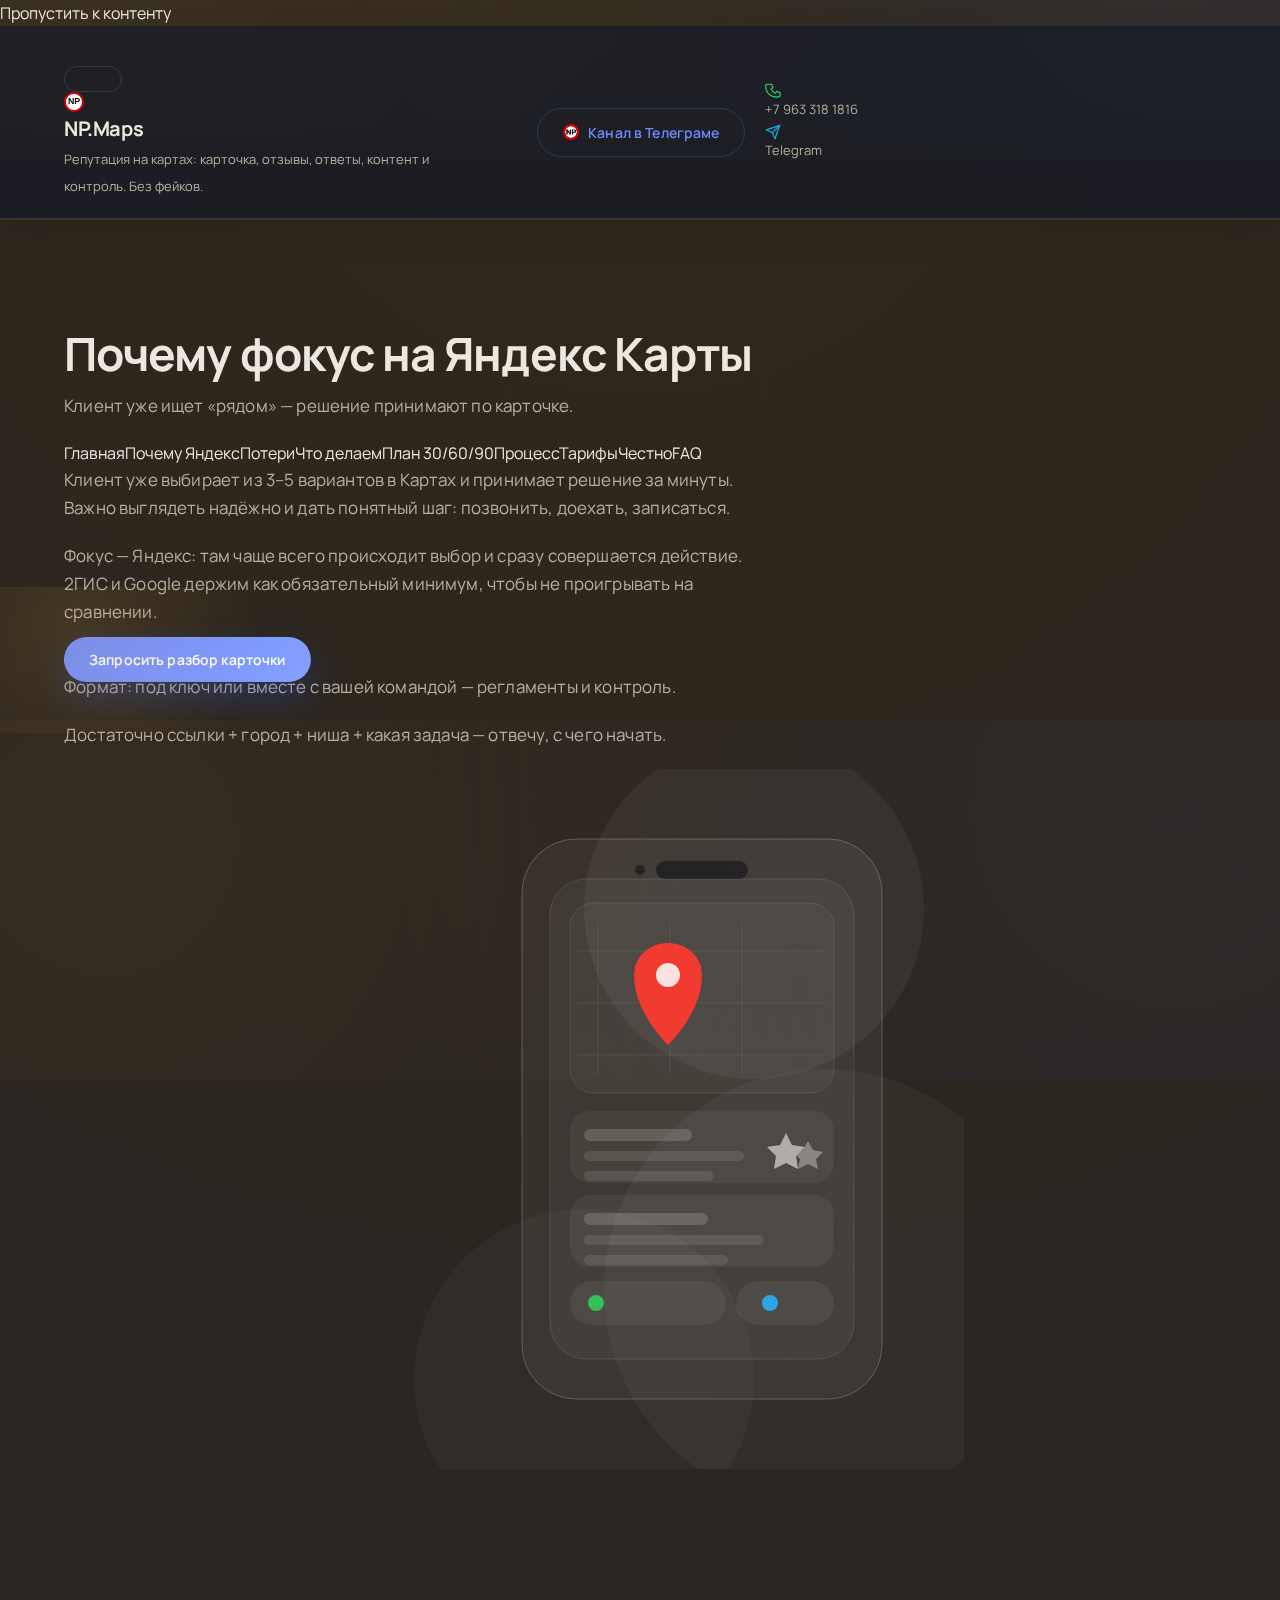
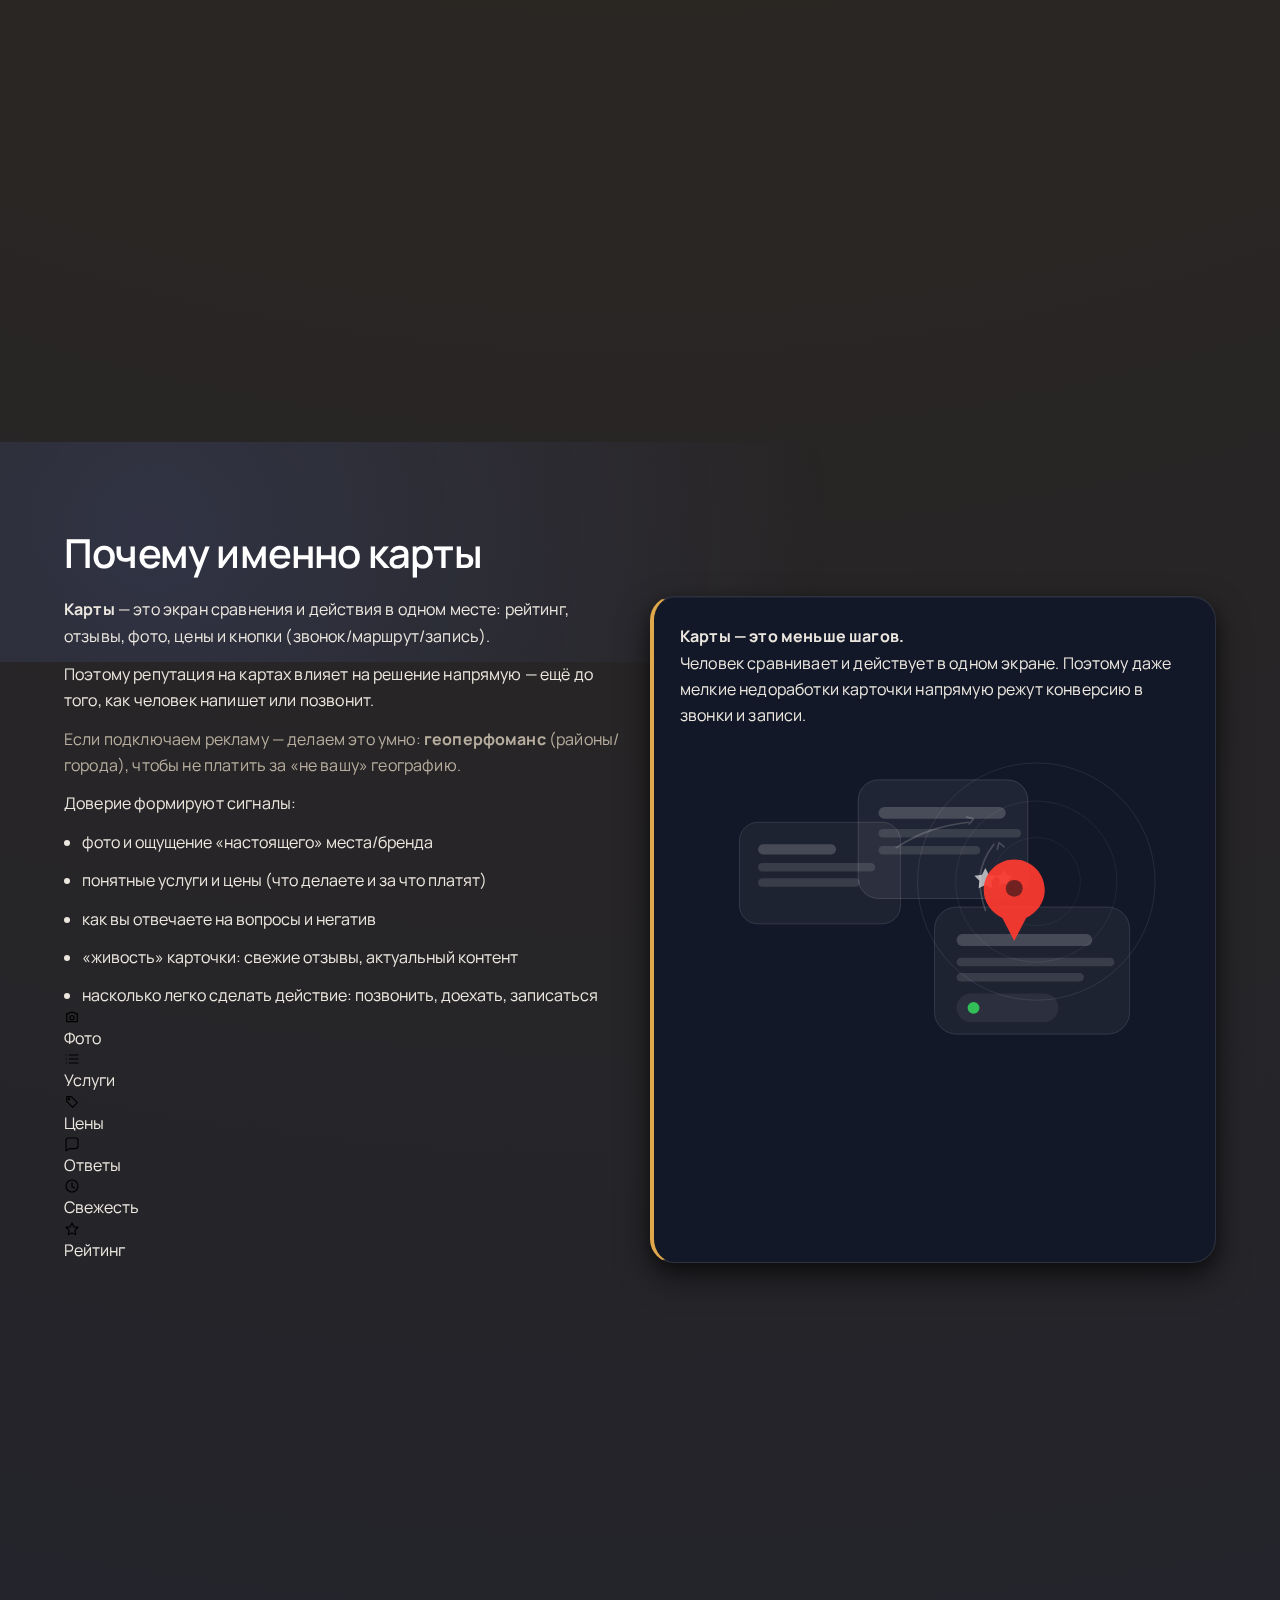
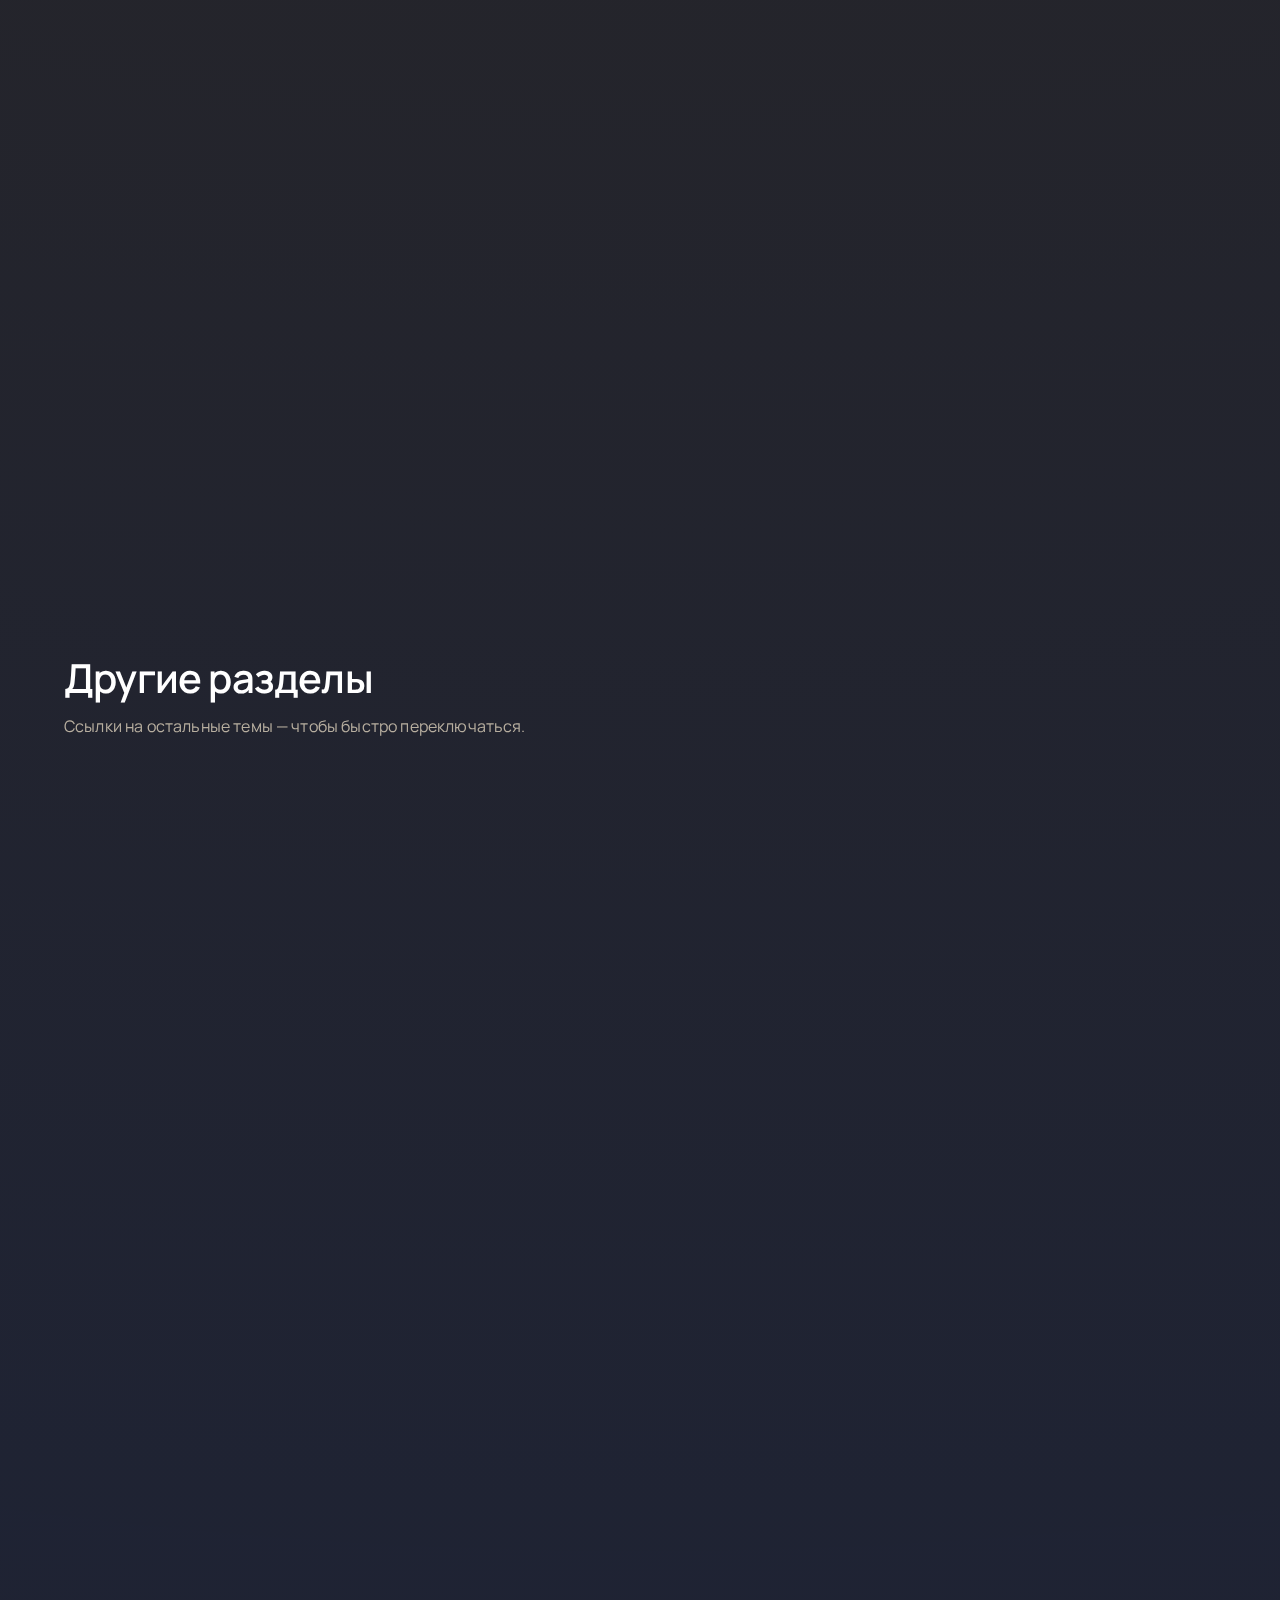
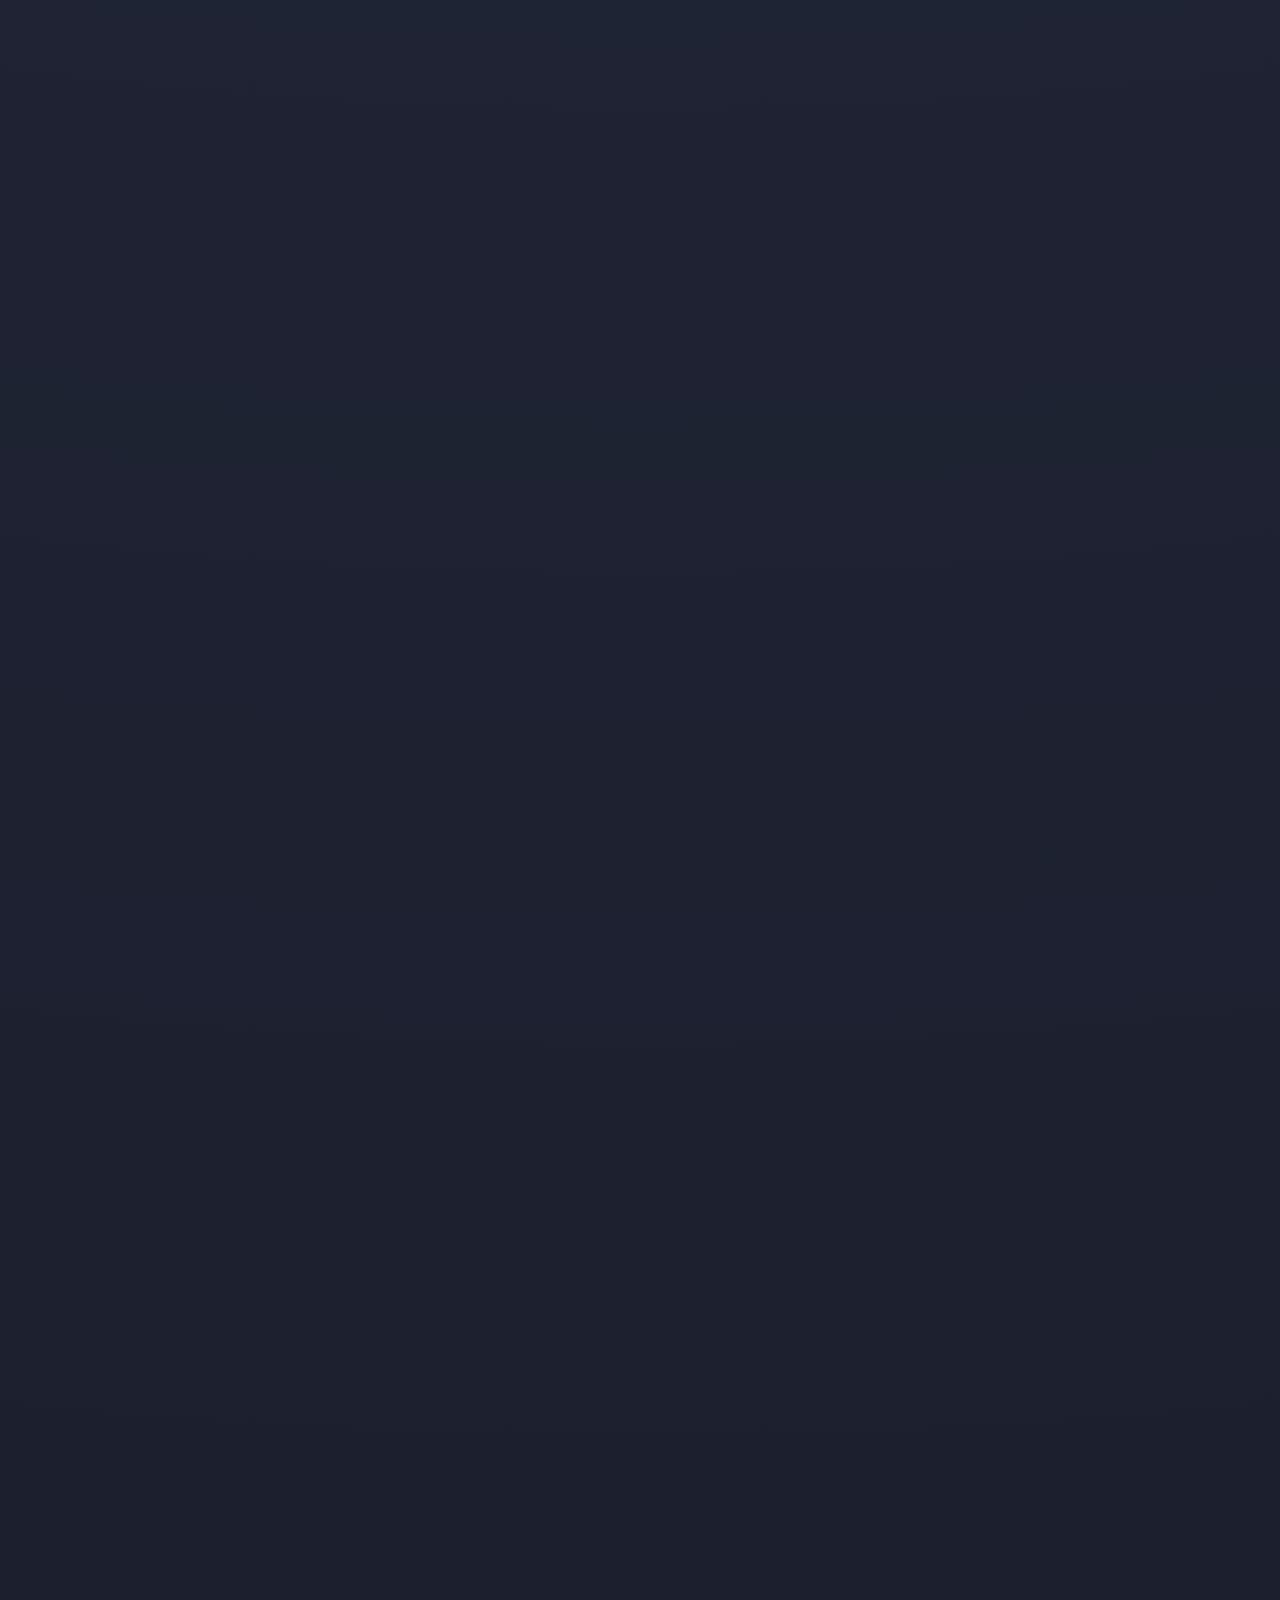
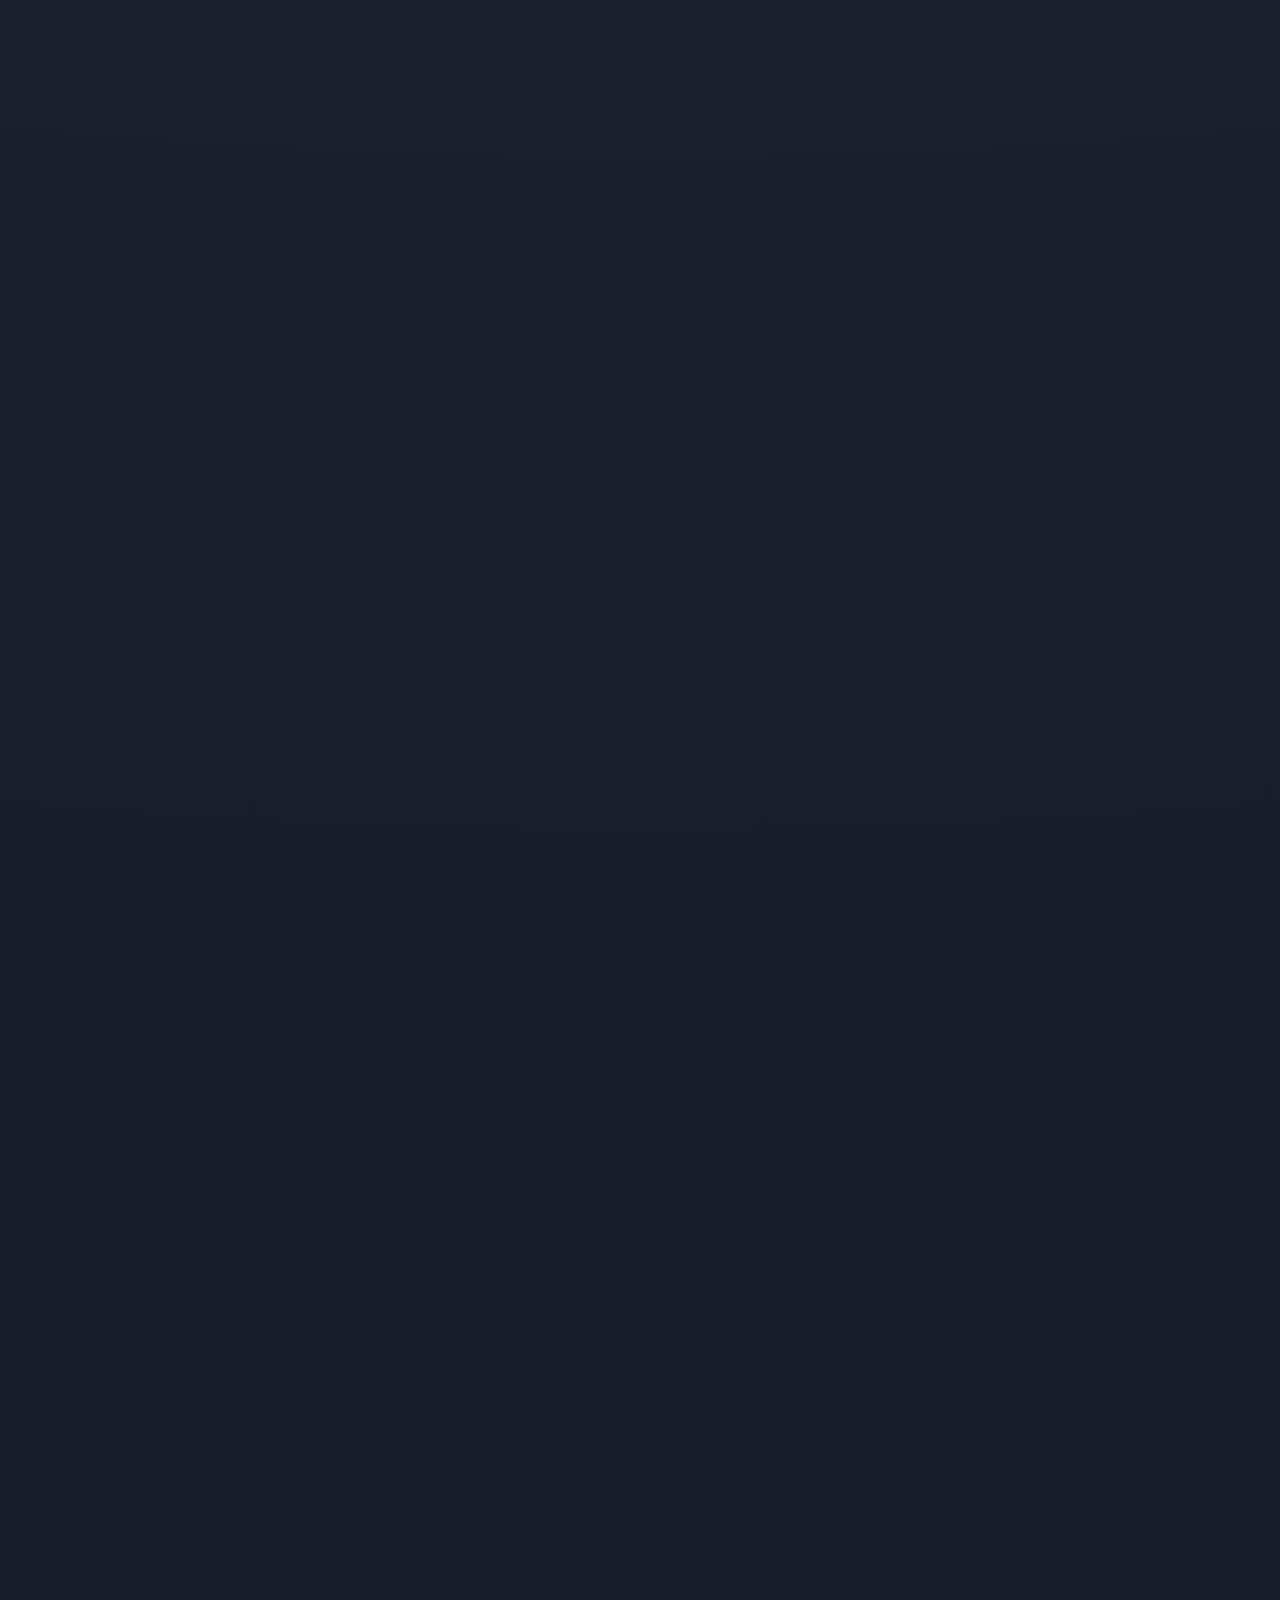
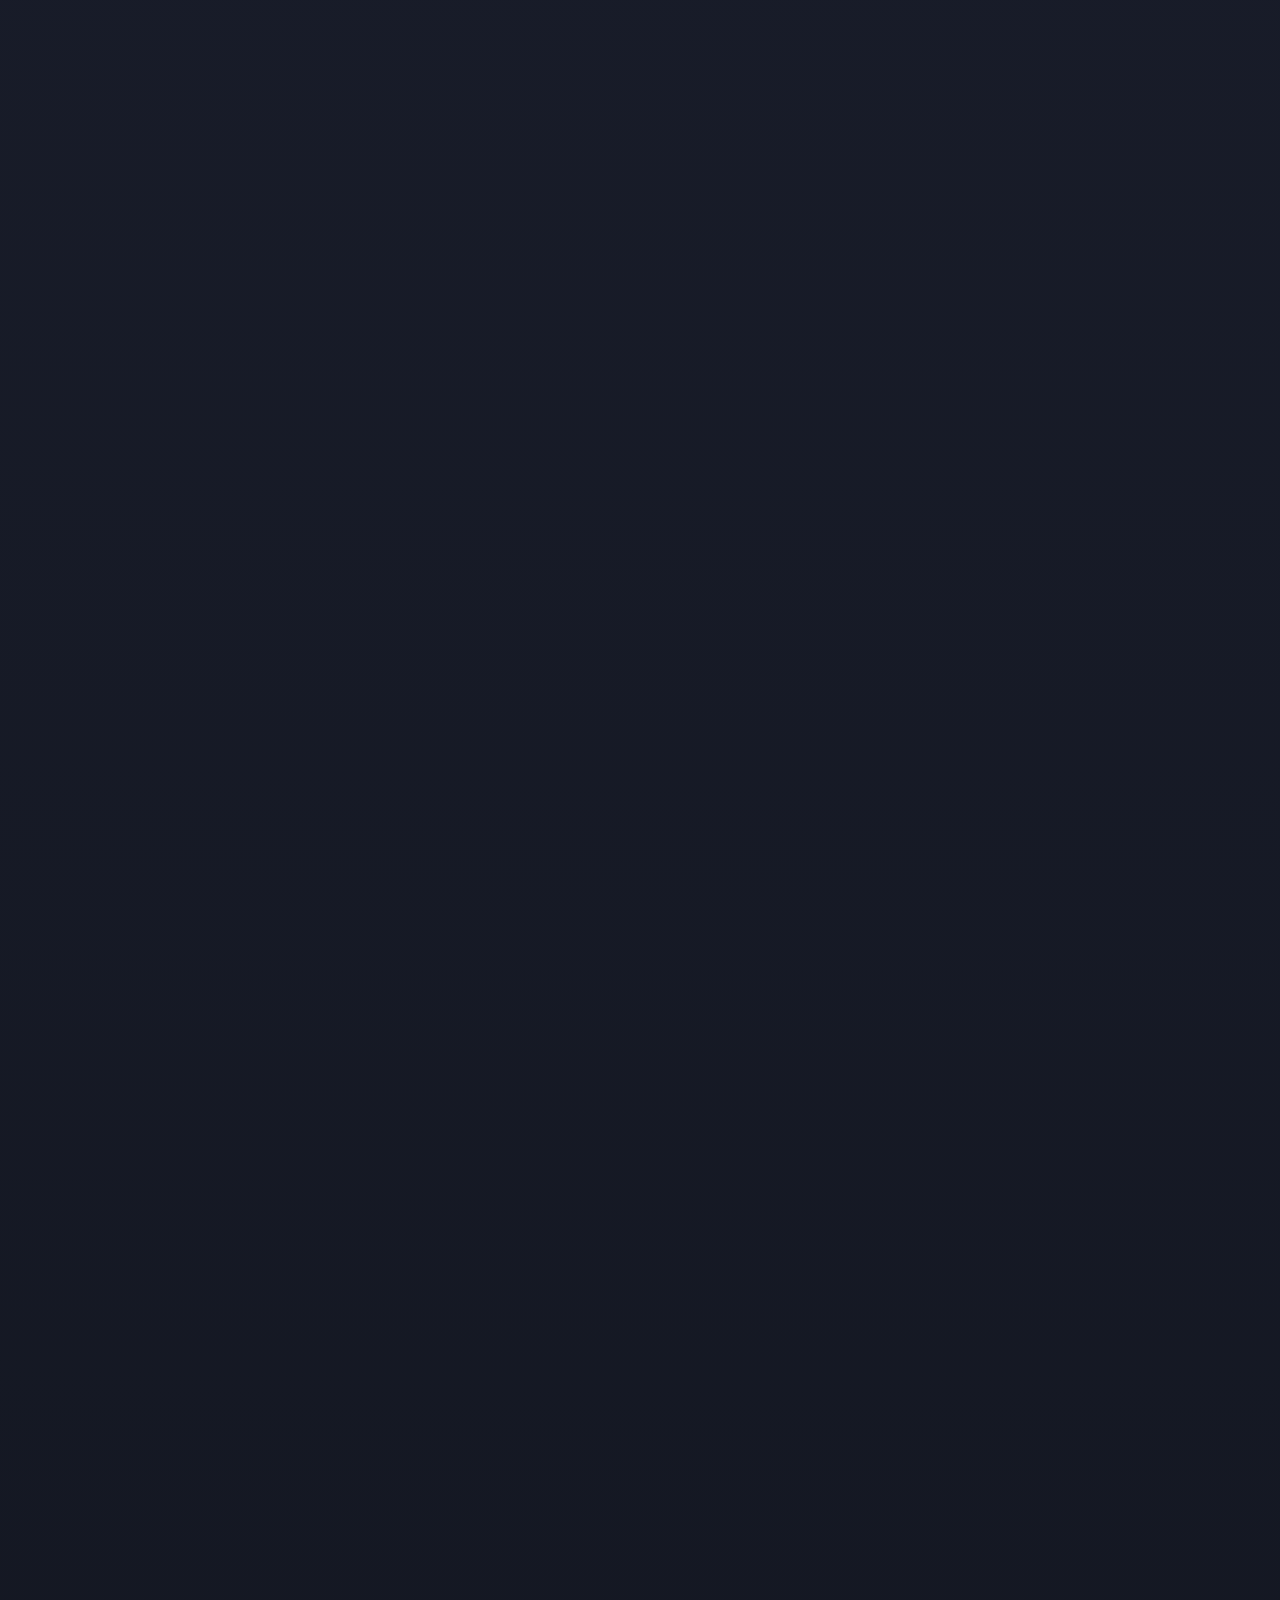
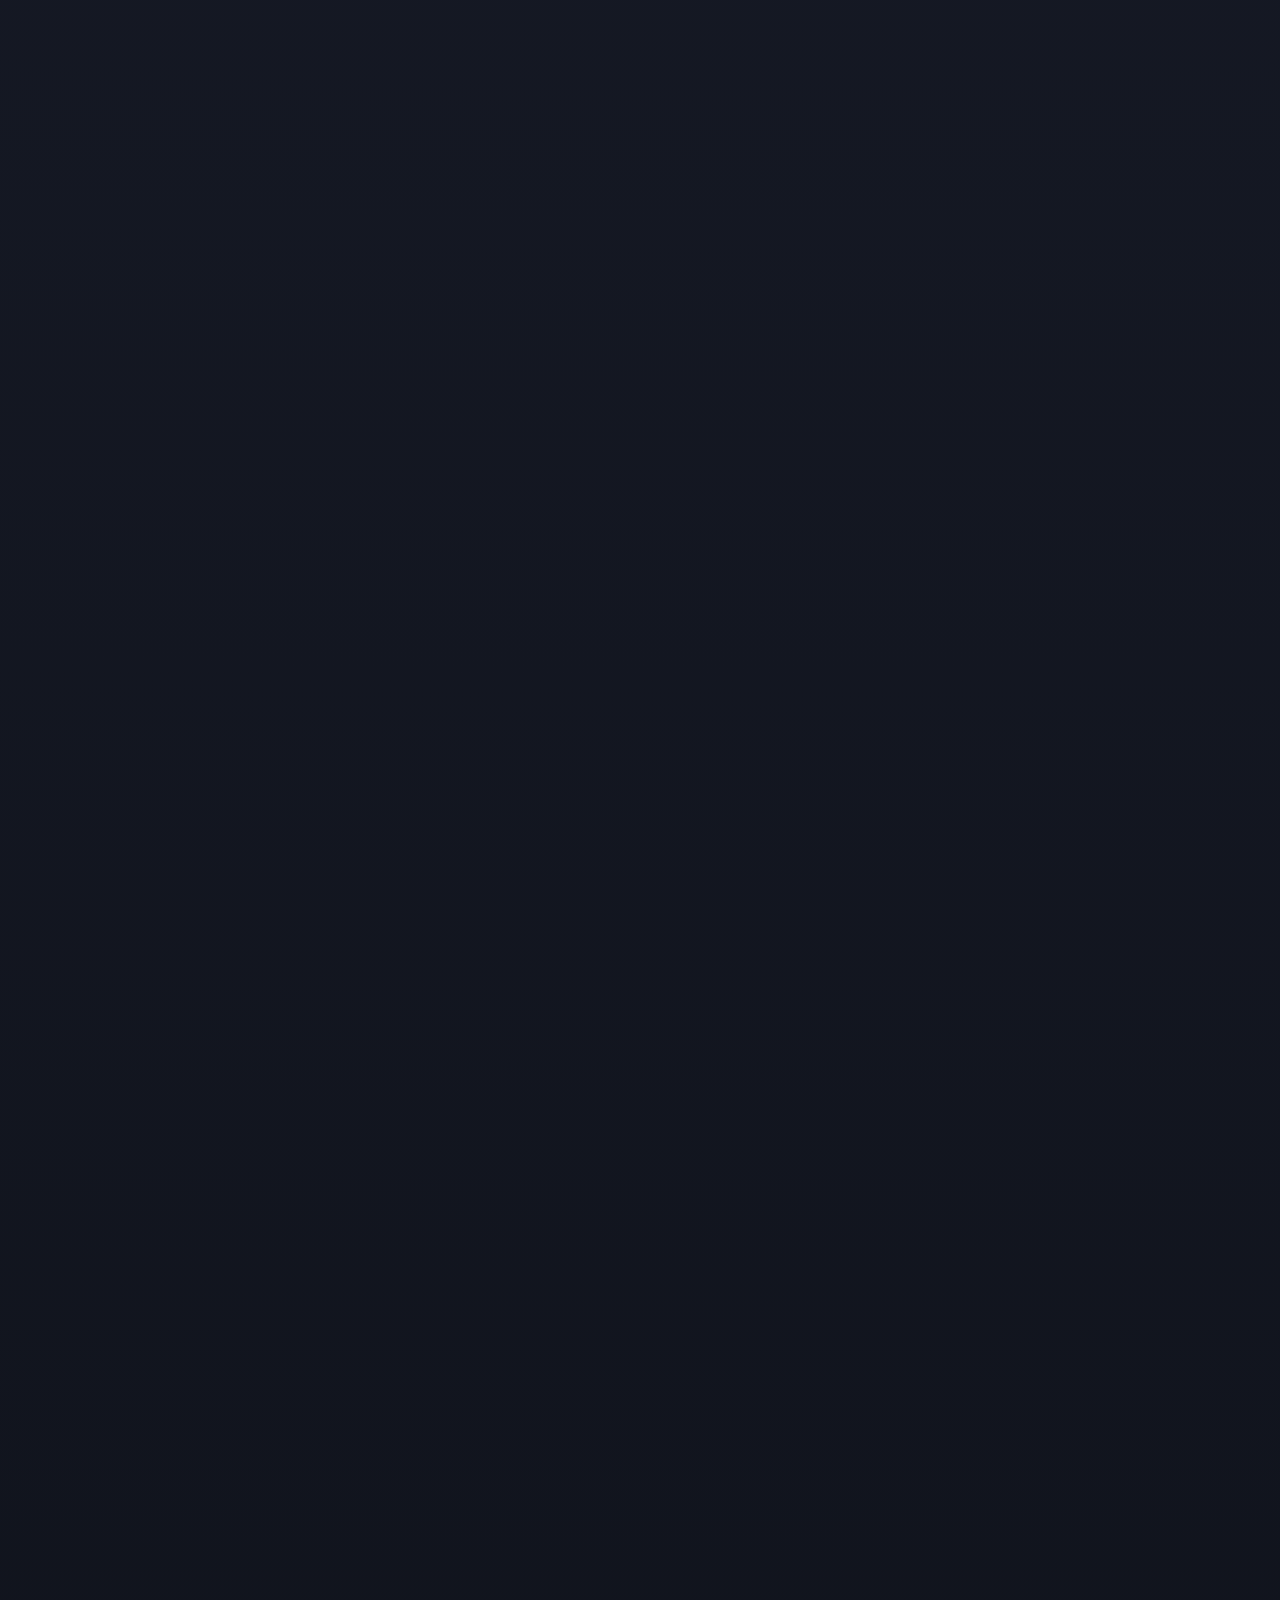
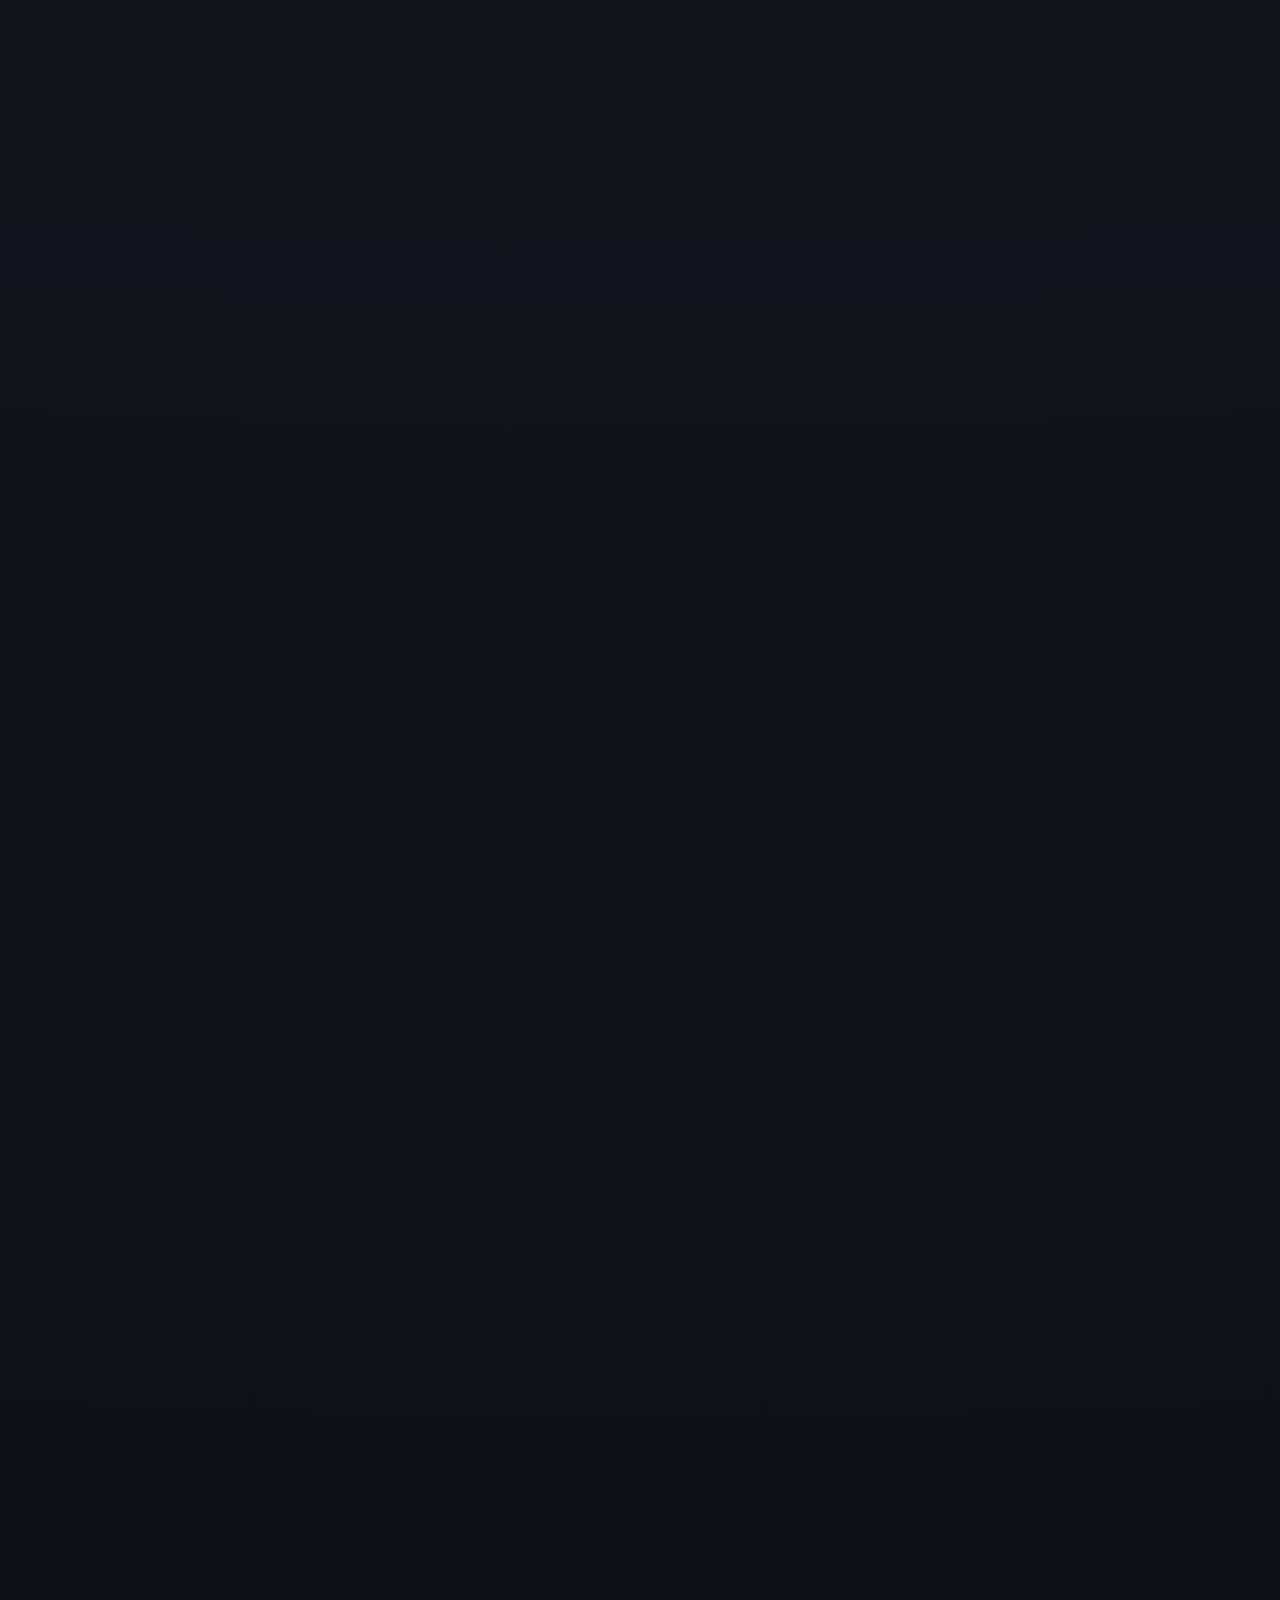
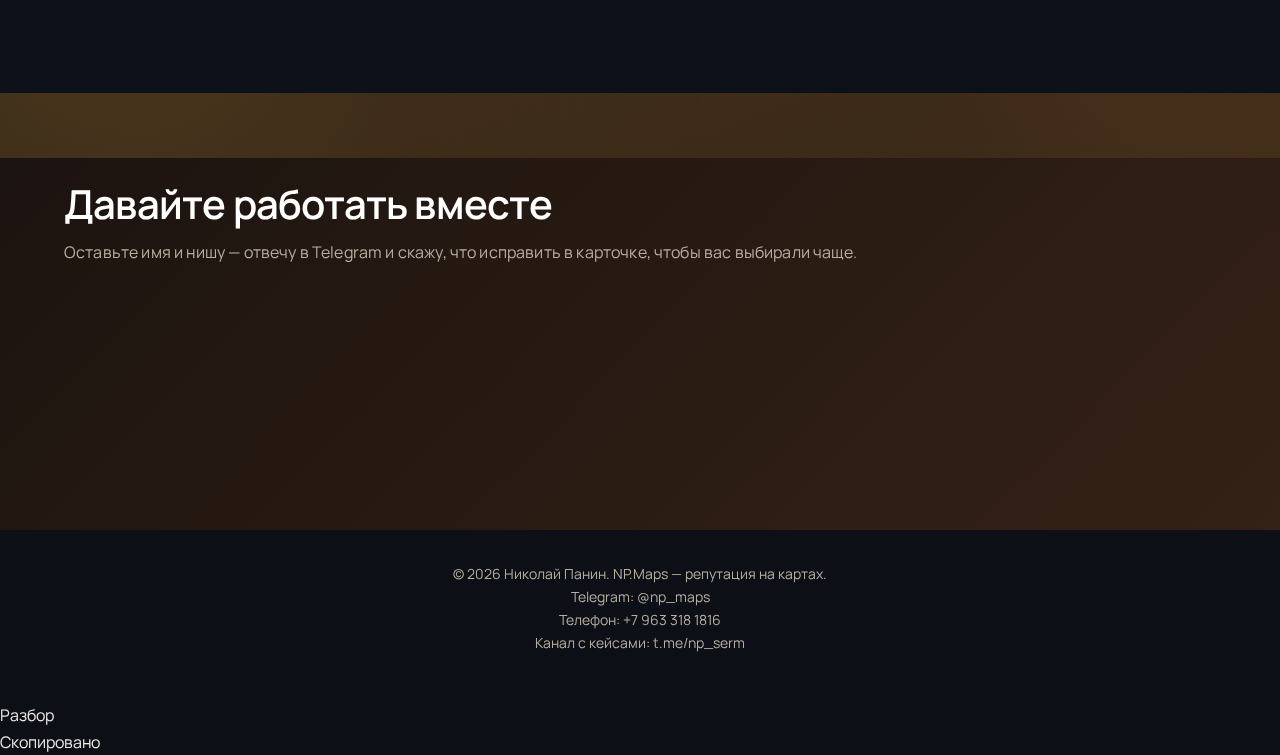
<file: why-yandex.html>
<!DOCTYPE html>

<html lang="ru">
<head>
<!-- BUILD: 20260122-11 -->
<meta charset="utf-8"/>
<meta content="width=device-width, initial-scale=1" name="viewport"/>
<meta content="#0c0f16" name="theme-color"/>
<script id="themeInit">(function(){try{var k='theme';var t=localStorage.getItem(k);if(t!=='light'&&t!=='dark'){t='dark';try{localStorage.setItem(k,t);}catch(e){}}document.documentElement.setAttribute('data-theme',t);var m=document.querySelector('meta[name="theme-color"]');if(m){m.setAttribute('content',t==='dark'?'#0c0f16':'#fbf7f1');}}catch(e){document.documentElement.setAttribute('data-theme','dark');var m2=document.querySelector('meta[name="theme-color"]');if(m2){m2.setAttribute('content','#0c0f16');}}})();</script><link href="/icons/favicon.ico" rel="icon" sizes="any"/>
<link href="/icons/favicon-32x32.png" rel="icon" sizes="32x32" type="image/png"/>
<link href="/icons/favicon-16x16.png" rel="icon" sizes="16x16" type="image/png"/>
<link href="/icons/icon.svg" rel="icon" type="image/svg+xml"/>
<link href="/icons/apple-touch-icon.png" rel="apple-touch-icon"/>
<link href="/manifest.webmanifest?v=20260122-11" rel="manifest"/>
<meta content="yes" name="apple-mobile-web-app-capable"/>
<meta content="default" name="apple-mobile-web-app-status-bar-style"/>
<meta content="NP.Maps" name="apple-mobile-web-app-title"/>
<meta content="Почему клиенты выбирают в картах: 1–2 клика до действия, колдунщик в выдаче, белый список и предустановка." name="description"/>
<title>Почему Яндекс Карты — главный экран выбора | NP.Maps</title>
<link href="https://np-maps.ru/why-yandex" rel="canonical"/>
<meta content="NP.Maps — SERM на Яндекс Картах и Яндекс Бизнес" property="og:title"/>
<meta content="Упаковываем карточку, настраиваем работу с отзывами и контентом, держим репутацию под контролем. Без обещаний «5.0 за неделю»." property="og:description"/>
<meta content="https://np-maps.ru/og-image.png" property="og:image"/>
<meta content="NP.Maps — SERM на картах" property="og:image:alt"/>
<meta content="https://np-maps.ru/why-yandex.html" property="og:url"/>
<meta content="website" property="og:type"/>
<meta content="NP.Maps" property="og:site_name"/>
<meta content="summary_large_image" name="twitter:card"/>
<meta content="NP.Maps — SERM на Яндекс Картах и Яндекс Бизнес" name="twitter:title"/>
<meta content="Упаковываем карточку, настраиваем работу с отзывами и контентом, держим репутацию под контролем. Без накрутки." name="twitter:description"/>
<meta content="https://np-maps.ru/og-image.png" name="twitter:image"/>
<!-- Cache-busting for static assets (change version in one place) -->
<script>
  // Update this value on deploy to force browsers to fetch fresh CSS/JS
  window.__ASSET_V__ = '20260122-11';
</script>
<link href="/styles.css?v=20260122-11" rel="stylesheet"/>
<link href="/sitemap.xml" rel="sitemap" type="application/xml"/>
<link href="https://fonts.googleapis.com" rel="preconnect"/>
<link crossorigin="" href="https://fonts.gstatic.com" rel="preconnect"/>
<link href="https://fonts.googleapis.com/css2?family=Manrope:wght@400;600;700&amp;display=swap" rel="stylesheet"/>
<script type="application/ld+json">
    {
      "@context": "https://schema.org",
      "@type": "Person",
      "name": "Николай Панин",
      "url": "https://np-maps.ru/",
      "sameAs": ["https://t.me/np_maps", "https://t.me/np_serm"],
      "jobTitle": "SERM на картах (Яндекс Бизнес)",
      "knowsAbout": ["SERM", "Яндекс Бизнес", "репутация на картах", "локальный маркетинг", "работа с отзывами"]
    }
  </script>
<script type="application/ld+json">
    {
      "@context": "https://schema.org",
      "@type": "WebSite",
      "name": "NP.Maps — репутация на картах",
      "url": "https://np-maps.ru/"
    }
  </script>
<script type="application/ld+json">
  {
    "@context": "https://schema.org",
    "@type": "ProfessionalService",
    "name": "NP.Maps",
    "url": "https://np-maps.ru/",
    "telephone": "+7 963 318 1816",
    "areaServed": "RU",
    "serviceType": ["SERM на картах", "Яндекс Бизнес", "Работа с отзывами", "Ответы на негатив", "Контент для карточки"],
    "founder": {
      "@type": "Person",
      "name": "Николай Панин"
    },
    "sameAs": ["https://t.me/np_maps", "https://t.me/np_serm"]
  }
</script><script type="application/ld+json">{"@context":"https://schema.org","@type":"FAQPage","mainEntity":[{"@type":"Question","name":"Что конкретно вы делаете в SERM, кроме «отзывов»?","acceptedAnswer":{"@type":"Answer","text":"Выстраиваю систему доверия на картах: упаковка карточки (услуги/категории/описание/контент) → стратегия отзывов → ответы на негатив → мониторинг → отчётность."}},{"@type":"Question","name":"С каких площадок начинаем и почему?","acceptedAnswer":{"@type":"Answer","text":"Начинаем там, где у вас больше трафика и денег (часто Яндекс). 2ГИС/Google подключаю параллельно, если там есть аудитория или задача."}},{"@type":"Question","name":"Вы можете гарантировать рост клиентов / заявок / продаж?","acceptedAnswer":{"@type":"Answer","text":"Продажи гарантировать нельзя — влияют цена, сезон, конкуренты и обработка обращений. Гарантирую процесс: план, регулярные действия, контроль метрик и прозрачные отчёты."}},{"@type":"Question","name":"Какие результаты считаем нормальными и как их измеряем?","acceptedAnswer":{"@type":"Answer","text":"Смотрим цифры: показы/просмотры, звонки/клики/переходы, конверсия «просмотр → действие», рейтинг и качество отзывов, доля негатива и скорость реакции. Фиксируем «до/после»."}},{"@type":"Question","name":"Сколько времени нужно, чтобы увидеть первые сдвиги?","acceptedAnswer":{"@type":"Answer","text":"Обычно: 7–14 дней — порядок в карточке и первые сдвиги по действиям; 30 дней — стабилизация; 60–90 дней — системный эффект (доверие + отзывы + конверсия)."}},{"@type":"Question","name":"Что важнее сначала: упаковка карточки или отзывы?","acceptedAnswer":{"@type":"Answer","text":"Если карточка «сырая», отзывы работают хуже. Почти всегда сначала фундамент (упаковка), потом — активная стратегия отзывов."}},{"@type":"Question","name":"Почему у нас хороший рейтинг, но звонков мало?","acceptedAnswer":{"@type":"Answer","text":"Часто причина в витрине: слабые фото, неясно «что вы делаете» за 5 секунд, услуги/категории не попадают в спрос, нет сильного УТП и понятного следующего шага."}},{"@type":"Question","name":"Что вы будете менять в карточке?","acceptedAnswer":{"@type":"Answer","text":"То, что влияет на выбор: услуги/категории (чтобы попадать в выдачу), описание/УТП, фото/видео и порядок контента, ответы на вопросы, оформление «под конверсию»."}},{"@type":"Question","name":"Какие материалы нужны от нас на старте?","acceptedAnswer":{"@type":"Answer","text":"Минимум: ссылка на карточку, список услуг + цены/диапазоны (как есть), 10–30 фото (любые), ваши сильные стороны (скорость/гарантии/особенности)."}},{"@type":"Question","name":"Кто отвечает на отзывы: вы или администратор?","acceptedAnswer":{"@type":"Answer","text":"Два варианта: веду ответы под ключ или даю регламент/шаблоны и контролирую качество, а публикует ваш администратор."}},{"@type":"Question","name":"Как вы работаете с негативом и как быстро реагируете?","acceptedAnswer":{"@type":"Answer","text":"Негатив не лежит «неделю»: обычно реагируем в течение 24 часов. В большинстве случаев — грамотный ответ + фиксация решения. Удаление — только если есть основания по правилам."}},{"@type":"Question","name":"Вы можете удалить «несправедливый» отзыв?","acceptedAnswer":{"@type":"Answer","text":"Могу подготовить и провести оспаривание, если есть реальные основания (фейк, мат, персональные данные и т.п.). «Просто не нравится» — не основание."}},{"@type":"Question","name":"Какие риски: фильтры, снятие отзывов, бан?","acceptedAnswer":{"@type":"Answer","text":"Риски появляются при «в лоб»: резкие всплески, одинаковые тексты, подозрительные аккаунты. Работаю аккуратно: ровный темп, разные сценарии, человеческая логика, без серых схем."}},{"@type":"Question","name":"Как собираете новые отзывы безопасно?","acceptedAnswer":{"@type":"Answer","text":"Через систему запросов после услуги/покупки: скрипты для персонала, QR/ссылки, правильные точки контакта. Заранее задаём темы отзывов (сервис/качество/сроки/гарантия), чтобы это работало на выбор."}},{"@type":"Question","name":"Как часто отчёты и что в них будет?","acceptedAnswer":{"@type":"Answer","text":"Обычно 1–4 раза в месяц (зависит от формата). В отчёте: что сделали → что изменилось в цифрах → выводы → план следующего периода. По инцидентам/негативу — сразу."}}]}</script>
<meta content="ru_RU" property="og:locale"/><meta content="image/png" property="og:image:type"/><meta content="1200" property="og:image:width"/><meta content="630" property="og:image:height"/></head>
<body>
<a class="skip-link" href="#main-content">Пропустить к контенту</a>
<div aria-hidden="true" class="scroll-progress">
<span class="scroll-progress__bar"></span>
</div>
<header class="site-header">
<div class="container header-inner">
<div class="brand">
<button aria-label="Сменить тему" class="btn btn-outline theme-toggle" id="themeToggle" title="Светлая/тёмная тема" type="button"><svg aria-hidden="true" class="icon-sun" viewbox="0 0 24 24"><circle cx="12" cy="12" fill="none" r="4" stroke="currentColor" stroke-width="2"></circle><path d="M12 2v3M12 19v3M4.22 4.22l2.12 2.12M17.66 17.66l2.12 2.12M2 12h3M19 12h3M4.22 19.78l2.12-2.12M17.66 6.34l2.12-2.12" fill="none" stroke="currentColor" stroke-linecap="round" stroke-width="2"></path></svg><svg aria-hidden="true" class="icon-moon" viewbox="0 0 24 24"><path d="M21 13.2A7.5 7.5 0 1 1 10.8 3a6 6 0 0 0 10.2 10.2Z" fill="none" stroke="currentColor" stroke-linejoin="round" stroke-width="2"></path></svg></button>
<div class="logo">
<span class="logo-title"><img alt="NP.Maps" aria-hidden="true" class="logo-mark" decoding="async" height="20" src="/icons/icon.svg?v=20260122-11" width="20"/>NP.Maps</span>
<span class="logo-subtitle">Репутация на картах: карточка, отзывы, ответы, контент и контроль. Без фейков.</span>
</div>
</div>
<div class="header-actions">
<a class="btn btn-outline header-cta header-cta--withicon" data-track="header_tg" href="https://t.me/np_serm" rel="noreferrer" target="_blank"><img alt="" class="cta-ico" decoding="async" height="18" loading="lazy" src="/icons/np-avatar-64.png" width="18"/>Канал в Телеграме</a>
<div class="contacts">
<a class="contact-link" data-copy="+7 963 318 1816" data-track="phone_click" href="tel:+79633181816"><img alt="" class="contact-ico" decoding="async" height="16" loading="lazy" src="/icons/phone.svg?v=20260122-11" width="16"/>+7 963 318 1816</a>
<a class="contact-link" data-copy="https://t.me/np_maps" data-track="tg_click" href="https://t.me/np_maps" rel="noreferrer" target="_blank"><img alt="" class="contact-ico" decoding="async" height="16" loading="lazy" src="/icons/telegram.svg?v=20260122-11" width="16"/>Telegram</a>
</div>
</div>
</div>
</header>
<main id="main-content">
<section class="section hero" id="hero">
<div class="container">
<div class="hero-top">
<div class="hero-head">
<h1>Почему фокус на Яндекс Карты</h1>
<p class="hero-kicker">Клиент уже ищет «рядом» — решение принимают по карточке.</p><div class="page-links"><a class="pill-link" href="/">Главная</a><a class="pill-link" href="/why-yandex">Почему Яндекс</a><a class="pill-link" href="/losses">Потери</a><a class="pill-link" href="/system">Что делаем</a><a class="pill-link" href="/plan">План 30/60/90</a><a class="pill-link" href="/process">Процесс</a><a class="pill-link" href="/pricing">Тарифы</a><a class="pill-link" href="/honesty">Честно</a><a class="pill-link" href="/faq">FAQ</a></div>
<p class="lead">Клиент уже выбирает из 3–5 вариантов в Картах и принимает решение за минуты. Важно выглядеть надёжно и дать понятный шаг: позвонить, доехать, записаться.</p>
<p class="muted">Фокус — Яндекс: там чаще всего происходит выбор и сразу совершается действие. 2ГИС и Google держим как обязательный минимум, чтобы не проигрывать на сравнении.</p>
<a class="btn btn-primary" data-track="hero_tg" href="https://t.me/np_maps" rel="noreferrer" target="_blank">Запросить разбор карточки</a>
<p class="hero-format">Формат: под ключ или вместе с вашей командой — регламенты и контроль.</p>
<p class="muted">Достаточно ссылки + город + ниша + какая задача — отвечу, с чего начать.</p>
</div>
<div aria-hidden="true" class="hero-visual">
<img alt="" class="theme-art" data-src-dark="/assets/illustrations/hero-visual-dark.svg" data-src-light="/assets/illustrations/hero-visual-light.svg" decoding="async" fetchpriority="high" loading="eager" src="/assets/illustrations/hero-visual-dark.svg"/>
</div>
</div>
<div class="hero-grid">
<article class="card">
<h3>Типовые проблемы</h3>
<ul>
<li>отзывов мало — и они «не про страхи клиента»</li>
<li>негатив висит без ответа</li>
<li>фото слабые или случайные</li>
<li>услуги/цены неясны — клиент не понимает «за что платить»</li>
</ul>
</article>
<article class="card">
<h3>Что вы получите</h3>
<ul>
<li>карточку, которую удобно сравнивать — и приятно выбирать</li>
<li>процесс сбора отзывов (без накрутки)</li>
<li>регламент ответов на отзывы и вопросы</li>
<li>контент, который подтверждает качество</li>
<li>если подключаем продвижение — геоперфоманс: районы/города, бюджет туда, где есть заявки</li>
<li>отчётность по географии: где растут звонки/маршруты/переходы</li>
</ul>
</article>
<article class="card">
<h3>Как стартуем</h3>
<ol>
<li>15 минут: цели, города, конкуренты</li>
<li>диагностика карточки и витрины</li>
<li>план на 30 дней + стоимость</li>
</ol>
</article>
</div>
</div>
</section>
<section class="section intro" id="intro">
<div class="container">
<h2>Почему именно карты</h2>
<div class="intro-grid">
<div class="intro-text">
<p><strong>Карты</strong> — это экран сравнения и действия в одном месте: рейтинг, отзывы, фото, цены и кнопки (звонок/маршрут/запись).</p>
<p>Поэтому репутация на картах влияет на решение напрямую — ещё до того, как человек напишет или позвонит.</p>
<p class="muted">Если подключаем рекламу — делаем это умно: <strong>геоперфоманс</strong> (районы/города), чтобы не платить за «не вашу» географию.</p>
<p>Доверие формируют сигналы:</p>
<ul>
<li>фото и ощущение «настоящего» места/бренда</li>
<li>понятные услуги и цены (что делаете и за что платят)</li>
<li>как вы отвечаете на вопросы и негатив</li>
<li>«живость» карточки: свежие отзывы, актуальный контент</li>
<li>насколько легко сделать действие: позвонить, доехать, записаться</li>
</ul>
<div aria-label="Сигналы доверия" class="trust-badges">
<span class="trust-badge"><span class="trust-badge__icon"><img alt="" aria-hidden="true" height="16" src="/assets/ui-icons/camera.svg" width="16"/></span><span class="trust-badge__text">Фото</span></span>
<span class="trust-badge"><span class="trust-badge__icon"><img alt="" aria-hidden="true" height="16" src="/assets/ui-icons/list.svg" width="16"/></span><span class="trust-badge__text">Услуги</span></span>
<span class="trust-badge"><span class="trust-badge__icon"><img alt="" aria-hidden="true" height="16" src="/assets/ui-icons/price-tag.svg" width="16"/></span><span class="trust-badge__text">Цены</span></span>
<span class="trust-badge"><span class="trust-badge__icon"><img alt="" aria-hidden="true" height="16" src="/assets/ui-icons/message.svg" width="16"/></span><span class="trust-badge__text">Ответы</span></span>
<span class="trust-badge"><span class="trust-badge__icon"><img alt="" aria-hidden="true" height="16" src="/assets/ui-icons/clock.svg" width="16"/></span><span class="trust-badge__text">Свежесть</span></span>
<span class="trust-badge"><span class="trust-badge__icon"><img alt="" aria-hidden="true" height="16" src="/assets/ui-icons/star.svg" width="16"/></span><span class="trust-badge__text">Рейтинг</span></span>
</div>
</div>
<div class="intro-highlight">
<p><strong>Карты — это меньше шагов.</strong></p>
<p>Человек сравнивает и действует в одном экране. Поэтому даже мелкие недоработки карточки напрямую режут конверсию в звонки и записи.</p>
<div aria-hidden="true" class="intro-highlight__art">
<img alt="" class="theme-art" data-src-dark="/assets/illustrations/maps-steps-dark.svg" data-src-light="/assets/illustrations/maps-steps-light.svg" decoding="async" loading="lazy" src="/assets/illustrations/maps-steps-dark.svg"/>
</div>
</div>
</div>
<div class="platforms-grid">
<article class="card">
<h3>Почему фокус на Яндекс</h3>
<ul><li><strong>Покупка здесь.</strong> 1–2 клика: звонок / маршрут / сообщение</li><li><strong>Колдунщик в выдаче.</strong> Карта и топ‑список компаний — первый экран выбора</li><li><strong>Предустановка и «белый список».</strong> Яндекс уже на телефоне клиента → не надо «установите приложение»</li><li><strong>Доминирование в локальном спросе.</strong> Основной поток в РФ проходит через Яндекс → упирается в карты</li><li><strong>Органический трафик.</strong> Выше позиции + лучше карточка → больше обращений без рекламы. Реклама — опционально, если нужно ускорить.</li><li><strong>Рост радиуса показа.</strong> Активности (клики/звонки/маршруты) расширяют видимость</li><li><strong>Управляемость.</strong> Яндекс Бизнес: кабинет, модерация, жалобы, правки</li></ul>
</article>
<article class="card">
<h3>Почему не только Яндекс</h3>
<p>Формула простая: <strong>Яндекс — приоритет</strong>, а 2ГИС и остальные площадки держим в порядке, чтобы не проигрывать на сравнении.</p>
<ul>
<li><strong>2ГИС</strong> — сильная привычка аудитории в ряде городов и ниш</li>
<li><strong>Google</strong> — часть аудитории (туристы, привычки iOS/Android, отдельные города)</li>
</ul>
</article>
<article class="card">
<h3>Роль сайта и соцсетей</h3>
<ul>
<li><strong>Карты</strong> — момент выбора → здесь репутация конвертируется в обращения</li>
<li><strong>Сайт</strong> — детали, доказательства, SEO и заявка</li>
<li><strong>VK / Telegram</strong> — контент, прогрев и повторные касания</li>
</ul>
</article>
</div>
</div>
</section>
<section class="section" id="pages">
<div class="container">
<h2>Другие разделы</h2>
<p class="muted">Ссылки на остальные темы — чтобы быстро переключаться.</p>
<div class="pages-grid">
<a class="card page-card" href="/">
<span aria-hidden="true" class="page-ico"><svg fill="none" height="24" stroke="currentColor" stroke-linecap="round" stroke-linejoin="round" stroke-width="2" viewbox="0 0 24 24" width="24">
<path d="M3 10.5 12 3l9 7.5"></path>
<path d="M5 10v10a1 1 0 0 0 1 1h4v-6h4v6h4a1 1 0 0 0 1-1V10"></path>
</svg></span>
<span class="page-meta">
<h3>Вернуться на главную</h3>
<p class="muted">К началу: кратко о смысле, разделах и как начать.</p>
</span>
<span aria-hidden="true" class="page-arrow">→</span>
</a>
<a class="card page-card" href="/losses">
<span aria-hidden="true" class="page-ico">
<svg fill="none" stroke="currentColor" stroke-linecap="round" stroke-linejoin="round" stroke-width="2" viewbox="0 0 24 24">
<path d="M12 9v4"></path><path d="M12 17h.01"></path><path d="M10.3 3.3 2.8 16.2A2 2 0 0 0 4.5 19h15a2 2 0 0 0 1.7-2.8L13.7 3.3a2 2 0 0 0-3.4 0Z"></path>
</svg>
</span>
<span class="page-meta">
<h3>Потери</h3>
<p class="muted">Где вы теряете выбор ещё до звонка: доверие, понятность, шаг к действию.</p>
</span>
<span aria-hidden="true" class="page-arrow">→</span>
</a>
<a class="card page-card" href="/system">
<span aria-hidden="true" class="page-ico">
<svg fill="none" stroke="currentColor" stroke-linecap="round" stroke-linejoin="round" stroke-width="2" viewbox="0 0 24 24">
<path d="M5 6h14"></path><path d="M5 12h10"></path><path d="M5 18h14"></path><circle cx="19" cy="12" r="2"></circle>
</svg>
</span>
<span class="page-meta">
<h3>Что делаем</h3>
<p class="muted">4 опоры: фундамент, отзывы, ответы, контент. Делает карточку «выборной».</p>
</span>
<span aria-hidden="true" class="page-arrow">→</span>
</a>
<a class="card page-card" href="/plan">
<span aria-hidden="true" class="page-ico">
<svg fill="none" stroke="currentColor" stroke-linecap="round" stroke-linejoin="round" stroke-width="2" viewbox="0 0 24 24">
<rect height="16" rx="2" width="16" x="4" y="5"></rect><path d="M8 3v4"></path><path d="M16 3v4"></path><path d="M4 11h16"></path><path d="M8 15h2"></path><path d="M12 15h2"></path>
</svg>
</span>
<span class="page-meta">
<h3>План 30/60/90</h3>
<p class="muted">Порядок работ: что правим сначала, что потом. Без хаоса и «разовой прокачки».</p>
</span>
<span aria-hidden="true" class="page-arrow">→</span>
</a>
<a class="card page-card" href="/process">
<span aria-hidden="true" class="page-ico">
<svg fill="none" stroke="currentColor" stroke-linecap="round" stroke-linejoin="round" stroke-width="2" viewbox="0 0 24 24">
<path d="M4 6h10"></path><path d="M4 12h14"></path><path d="M4 18h8"></path><path d="M18 6l2 2-2 2"></path><path d="M16 12l2 2-2 2"></path>
</svg>
</span>
<span class="page-meta">
<h3>Процесс</h3>
<p class="muted">Как идём по шагам: старт → аудит → внедрение → контроль → отчёт.</p>
</span>
<span aria-hidden="true" class="page-arrow">→</span>
</a>
<a class="card page-card" href="/pricing">
<span aria-hidden="true" class="page-ico">
<svg fill="none" stroke="currentColor" stroke-linecap="round" stroke-linejoin="round" stroke-width="2" viewbox="0 0 24 24">
<path d="M20 7H7a2 2 0 0 0-2 2v8a2 2 0 0 0 2 2h13"></path><path d="M16 7V5a2 2 0 0 0-2-2H6a2 2 0 0 0-2 2v12"></path><path d="M18 12h2"></path>
</svg>
</span>
<span class="page-meta">
<h3>Тарифы</h3>
<p class="muted">3 формата работы + опции‑ускорители. Понятно, за что платите.</p>
</span>
<span aria-hidden="true" class="page-arrow">→</span>
</a>
<a class="card page-card" href="/honesty">
<span aria-hidden="true" class="page-ico">
<svg fill="none" stroke="currentColor" stroke-linecap="round" stroke-linejoin="round" stroke-width="2" viewbox="0 0 24 24">
<path d="M12 22s8-4 8-10V5l-8-3-8 3v7c0 6 8 10 8 10Z"></path><path d="M9 12l2 2 4-5"></path>
</svg>
</span>
<span class="page-meta">
<h3>Честно</h3>
<p class="muted">Границы, ожидания, кому подойдёт/не подойдёт. Без обещаний и накрутки.</p>
</span>
<span aria-hidden="true" class="page-arrow">→</span>
</a>
<a class="card page-card" href="/faq">
<span aria-hidden="true" class="page-ico">
<svg fill="none" stroke="currentColor" stroke-linecap="round" stroke-linejoin="round" stroke-width="2" viewbox="0 0 24 24">
<path d="M21 15a4 4 0 0 1-4 4H8l-5 3V7a4 4 0 0 1 4-4h10a4 4 0 0 1 4 4v8Z"></path><path d="M9.5 9.5a2.5 2.5 0 1 1 3.7 2.2c-.8.4-1.2.8-1.2 1.8"></path><path d="M12 17h.01"></path>
</svg>
</span>
<span class="page-meta">
<h3>FAQ</h3>
<p class="muted">Вопросы, сроки, риски, метрики. Коротко и по делу.</p>
</span>
<span aria-hidden="true" class="page-arrow">→</span>
</a>
</div>
</div>
</section>
<section class="section cta" id="cta">
<div class="container">
<div class="cta-top">
<h2>Давайте работать вместе</h2>
<p class="muted">Оставьте имя и нишу — отвечу в Telegram и скажу, что исправить в карточке, чтобы вас выбирали чаще.</p>
</div>
<div class="cta-inner">
<div class="cta-card card cta-card--large">
<div class="card-head">
<h3>Связь со мной</h3>
</div>
<form autocomplete="on" class="cta-form cta-form--large" id="tgForm">
<div class="cta-form__row">
<label>
<span>Имя</span>
<input id="tgName" name="name" placeholder="Ваше имя" required="" type="text"/>
</label>
<label>
<span>Ниша</span>
<input id="tgNiche" name="niche" placeholder="Стоматология / автосервис / салон" required="" type="text"/>
</label>
</div>
<button class="btn btn-primary btn-block" data-track="tg_form" id="tgSend" type="button">Связаться</button>
<div aria-live="polite" class="form-status" id="formStatus"></div>
</form>
</div>
<div aria-hidden="true" class="cta-visual">
<img alt="" class="theme-art cta-visual__img" data-src-dark="/assets/illustrations/cta-visual-dark.svg" data-src-light="/assets/illustrations/cta-visual-light.svg" decoding="async" loading="lazy" src="/assets/illustrations/cta-visual-dark.svg"/>
</div>
</div>
</div>
</section>
</main>
<footer class="site-footer">
<div class="container">
<p>© 2026 Николай Панин. NP.Maps — репутация на картах.</p>
<div class="footer-contacts">
<p>Telegram: <a data-copy="https://t.me/np_maps" href="https://t.me/np_maps" rel="noreferrer" target="_blank">@np_maps</a></p>
<p>Телефон: <a data-copy="+7 963 318 1816" data-track="phone_click" href="tel:+79633181816">+7 963 318 1816</a></p>
<p>Канал с кейсами: <a href="https://t.me/np_serm" rel="noreferrer" target="_blank">t.me/np_serm</a></p>
</div>
</div>
</footer>
<div aria-hidden="true" class="floating-cta" data-visible="false" id="floatingCta">
<a aria-label="Разбор" class="fab" data-track="fab_cta" href="#cta">Разбор</a>
</div>
<button aria-label="Наверх" class="btn btn-top" id="backToTop" type="button">
    ↑
  </button>
<div aria-atomic="true" aria-live="polite" class="toast" id="toast" role="status">
<span class="toast__message">Скопировано</span>
</div>
<!-- Failsafe: theme toggle must work even if main.js is blocked/cached -->
<script>
  (function () {
    var btn = document.getElementById('themeToggle');
    if (!btn) return;
    var root = document.documentElement;
    var key = 'theme';
    function apply(theme) {
      var t = (theme === 'light' || theme === 'dark') ? theme : 'dark';
      root.setAttribute('data-theme', t);
      if (document.body) document.body.setAttribute('data-theme', t);
      try { localStorage.setItem(key, t); } catch (e) {}
      var meta = document.querySelector('meta[name="theme-color"]');
      if (meta) meta.setAttribute('content', t === 'dark' ? '#0c0f16' : '#fbf7f1');

      // swap theme illustrations (dark/light)
      try {
        document.querySelectorAll('img[data-src-dark][data-src-light]').forEach(function (img) {
          var next = (t === 'dark') ? img.getAttribute('data-src-dark') : img.getAttribute('data-src-light');
          if (next && img.getAttribute('src') !== next) img.setAttribute('src', next);
        });
      } catch (e2) {}
    }

    btn.addEventListener('click', function () {
      var current = root.getAttribute('data-theme') || 'dark';
      apply(current === 'dark' ? 'light' : 'dark');
    });
  })();
</script>
<script>
  (function (V) {
    V = V || '20260122-11';
    var s1 = document.createElement('script');
    s1.defer = true;
    s1.src = '/assets/main.min.js?v=' + V;
    document.body.appendChild(s1);

    var s2 = document.createElement('script');
    s2.defer = true;
    s2.src = '/assets/scrollwave.js?v=' + V;
    document.body.appendChild(s2);
  })(window.__ASSET_V__);
</script>
<script defer="defer" src="/spa.js?v=20260122-11"></script></body>
</html>
</file>
<file: styles.css>
:root {
  color-scheme: light dark;
  --bg: #fbf7f1;
  --surface: #ffffff;
  --surface-alt: #f4eee4;
  --text: #1f2430;
  --text-strong: #141821;
  --muted: #6b6478;
  --muted-2: #857c8f;
  --primary: #2a5bff;
  --primary-2: #2046c8;
  --accent: #c98b2b;
  --accent-2: #b6791f;
  --success: #1e8e5a;
  --border: rgba(31, 36, 48, 0.1);
  --border-strong: rgba(42, 91, 255, 0.18);
  --shadow-card: 0 10px 24px rgba(20, 24, 33, 0.08), 0 2px 8px rgba(20, 24, 33, 0.06);
  --shadow-card-hover: 0 18px 38px rgba(20, 24, 33, 0.12), 0 8px 18px rgba(20, 24, 33, 0.08);
  --shadow-float: 0 24px 56px rgba(20, 24, 33, 0.14), 0 10px 20px rgba(20, 24, 33, 0.1);
  --bg-grad-1: rgba(201, 139, 43, 0.18);
  --bg-grad-2: rgba(42, 91, 255, 0.1);
  --bg-grad-3: rgba(251, 247, 241, 1);
  --header-bg: rgba(255, 255, 255, 0.72);
  --link-hover: #141821;
  --radius-lg: 24px;
  --radius-md: 16px;
  --radius-pill: 999px;
  --transition: 0.2s ease;
  --header-height: 86px;
  --focus-ring: rgba(42, 91, 255, 0.35);
  --focus-ring-outer: rgba(42, 91, 255, 0.18);
  --hairline: rgba(31, 36, 48, 0.12);
  --inner-highlight: rgba(255, 255, 255, 0.7);
  --card-highlight: rgba(255, 255, 255, 0.75);
  --card-glow: rgba(201, 139, 43, 0.24);
  --card-border-hover: rgba(201, 139, 43, 0.35);
  --card-spotlight: rgba(255, 245, 230, 0.6);
  --card-spotlight-blend: soft-light;
  --btn-glow: rgba(201, 139, 43, 0.45);
  --btn-glow-strong: rgba(201, 139, 43, 0.6);
  --space-1: 12px;
  --space-2: 20px;
  --space-3: 32px;
  --cta-bg: linear-gradient(135deg, rgba(42, 91, 255, 0.9), rgba(201, 139, 43, 0.9));
  --cta-glow: radial-gradient(circle at 20% 20%, rgba(201, 139, 43, 0.65), rgba(0, 0, 0, 0) 60%),
    radial-gradient(circle at 80% 10%, rgba(42, 91, 255, 0.4), rgba(0, 0, 0, 0) 55%);
}

:root[data-theme="light"],
body[data-theme="light"] {
  color-scheme: light;
}

:root[data-theme="dark"],
body[data-theme="dark"] {
  color-scheme: dark;
  --bg: #0c0f16;
  --surface: #121828;
  --surface-alt: #0f1422;
  --text: #ece7df;
  --text-strong: #ffffff;
  --muted: #b7ae9f;
  --muted-2: #9b927f;
  --primary: #6d8bff;
  --primary-2: #86a0ff;
  --accent: #e0a84a;
  --accent-2: #f0be62;
  --success: #41b37b;
  --border: rgba(236, 231, 223, 0.1);
  --border-strong: rgba(109, 139, 255, 0.22);
  --shadow-card: 0 14px 32px rgba(0, 0, 0, 0.5), 0 6px 16px rgba(0, 0, 0, 0.35);
  --shadow-card-hover: 0 20px 46px rgba(0, 0, 0, 0.6), 0 10px 22px rgba(0, 0, 0, 0.45);
  --shadow-float: 0 28px 70px rgba(0, 0, 0, 0.6), 0 12px 30px rgba(0, 0, 0, 0.45);
  --bg-grad-1: rgba(224, 168, 74, 0.14);
  --bg-grad-2: rgba(109, 139, 255, 0.14);
  --bg-grad-3: rgba(12, 15, 22, 1);
  --header-bg: rgba(18, 24, 40, 0.62);
  --link-hover: #ffffff;
  --focus-ring: rgba(134, 160, 255, 0.4);
  --focus-ring-outer: rgba(134, 160, 255, 0.18);
  --hairline: rgba(236, 231, 223, 0.12);
  --inner-highlight: rgba(255, 255, 255, 0.06);
  --card-highlight: rgba(255, 255, 255, 0.04);
  --card-glow: rgba(224, 168, 74, 0.18);
  --card-border-hover: rgba(224, 168, 74, 0.28);
  --card-spotlight: rgba(255, 196, 120, 0.35);
  --card-spotlight-blend: screen;
  --btn-glow: rgba(224, 168, 74, 0.2);
  --btn-glow-strong: rgba(224, 168, 74, 0.3);
  --cta-bg: linear-gradient(135deg, rgba(28, 20, 16, 0.96), rgba(54, 34, 22, 0.98));
  --cta-glow: radial-gradient(circle at 20% 20%, rgba(224, 168, 74, 0.28), rgba(0, 0, 0, 0) 60%),
    radial-gradient(circle at 80% 15%, rgba(224, 168, 74, 0.18), rgba(0, 0, 0, 0) 55%);
}

@media (prefers-color-scheme: dark) {
  :root:not([data-theme]) {
    color-scheme: dark;
    --bg: #0c0f16;
    --surface: #121828;
    --surface-alt: #0f1422;
    --text: #ece7df;
    --text-strong: #ffffff;
    --muted: #b7ae9f;
    --muted-2: #9b927f;
    --primary: #6d8bff;
    --primary-2: #86a0ff;
    --accent: #e0a84a;
    --accent-2: #f0be62;
    --success: #41b37b;
    --border: rgba(236, 231, 223, 0.1);
    --border-strong: rgba(109, 139, 255, 0.22);
    --shadow-card: 0 14px 32px rgba(0, 0, 0, 0.5), 0 6px 16px rgba(0, 0, 0, 0.35);
    --shadow-card-hover: 0 20px 46px rgba(0, 0, 0, 0.6), 0 10px 22px rgba(0, 0, 0, 0.45);
    --shadow-float: 0 28px 70px rgba(0, 0, 0, 0.6), 0 12px 30px rgba(0, 0, 0, 0.45);
    --bg-grad-1: rgba(224, 168, 74, 0.14);
    --bg-grad-2: rgba(109, 139, 255, 0.14);
    --bg-grad-3: rgba(12, 15, 22, 1);
    --header-bg: rgba(18, 24, 40, 0.62);
    --link-hover: #ffffff;
    --focus-ring: rgba(134, 160, 255, 0.4);
    --focus-ring-outer: rgba(134, 160, 255, 0.18);
    --hairline: rgba(236, 231, 223, 0.12);
    --inner-highlight: rgba(255, 255, 255, 0.06);
    --card-highlight: rgba(255, 255, 255, 0.04);
    --card-glow: rgba(224, 168, 74, 0.18);
    --card-border-hover: rgba(224, 168, 74, 0.28);
    --card-spotlight: rgba(255, 196, 120, 0.35);
    --card-spotlight-blend: screen;
    --btn-glow: rgba(224, 168, 74, 0.2);
    --btn-glow-strong: rgba(224, 168, 74, 0.3);
    --cta-bg: linear-gradient(135deg, rgba(28, 20, 16, 0.96), rgba(54, 34, 22, 0.98));
    --cta-glow: radial-gradient(circle at 20% 20%, rgba(224, 168, 74, 0.28), rgba(0, 0, 0, 0) 60%),
      radial-gradient(circle at 80% 15%, rgba(224, 168, 74, 0.18), rgba(0, 0, 0, 0) 55%);
  }
}

* {
  box-sizing: border-box;
  margin: 0;
  padding: 0;
}

html {
  scroll-behavior: smooth;
}

body {
  font-family: "Manrope", system-ui, -apple-system, sans-serif;
  color: var(--text);
  background: radial-gradient(circle at top, var(--bg-grad-1) 0%, var(--bg-grad-2) 35%, var(--bg-grad-3) 100%);
  line-height: 1.65;
  -webkit-font-smoothing: antialiased;
  min-height: 100vh;
  position: relative;
  overflow-x: hidden;
}

body::before,
body::after {
  content: "";
  position: fixed;
  inset: -20% -10% auto;
  height: 320px;
  background: radial-gradient(circle at 15% 35%, var(--bg-grad-1), rgba(0, 0, 0, 0) 60%),
    radial-gradient(circle at 85% 25%, var(--bg-grad-2), rgba(0, 0, 0, 0) 60%);
  opacity: 0.6;
  pointer-events: none;
  z-index: -1;
}

body::after {
  inset: auto -10% -20%;
  height: 360px;
  opacity: 0.35;
}

a {
  color: inherit;
  text-decoration: none;
}

a:focus-visible,
button:focus-visible {
  outline: none;
  box-shadow: 0 0 0 3px var(--focus-ring), 0 0 0 8px var(--focus-ring-outer);
  border-radius: 8px;
}

img {
  max-width: 100%;
  display: block;
}

.container {
  width: min(1160px, 90vw);
  margin: 0 auto;
}

.section {
  padding: calc(var(--space-3) * 2.75) 0;
  position: relative;
  scroll-margin-top: calc(var(--header-height) + 18px);
}

.section h2 {
  font-family: "Playfair Display", "Manrope", serif;
  font-weight: 600;
  font-size: clamp(26px, 3.4vw, 40px);
  letter-spacing: -0.02em;
  line-height: 1.15;
  color: var(--text-strong);
}

.section p {
  font-size: 16px;
  letter-spacing: 0.01em;
}

.section ul,
.section ol {
  line-height: 1.65;
  max-width: 76ch;
  display: grid;
  text-wrap: pretty;
  hyphens: auto;
  gap: var(--space-1);
}

.section .container > h2,
.section .container > p {
  max-width: 76ch;
}

.section .container > * + * {
  margin-top: var(--space-2);
}

.section .container > h2 + p {
  margin-top: var(--space-1);
}

.section .container > p + p {
  margin-top: var(--space-1);
}

.site-header {
  position: sticky;
  top: 0;
  z-index: 10;
  background: var(--header-bg);
  backdrop-filter: blur(16px);
  border-bottom: 1px solid var(--hairline);
  box-shadow: 0 1px 0 var(--inner-highlight), 0 12px 32px rgba(0, 0, 0, 0.08);
}

.header-inner {
  display: grid;
  grid-template-columns: minmax(0, 1.1fr) minmax(0, 1fr) minmax(0, 0.9fr);
  gap: var(--space-3);
  align-items: center;
  padding: var(--space-2) 0;
}

.logo-title {
  font-weight: 700;
  font-size: 20px;
  display: block;
  letter-spacing: -0.02em;
}

.logo-subtitle {
  font-size: 13px;
  color: var(--muted);
  max-width: 360px;
}

.nav {
  display: flex;
  gap: var(--space-2);
  justify-content: center;
  font-weight: 600;
  font-size: 14px;
}

.nav a {
  padding: 6px 0;
  position: relative;
  transition: color var(--transition);
}

.nav a[aria-current="page"] {
  color: var(--text-strong);
}

.nav a::after {
  content: "";
  position: absolute;
  left: 0;
  bottom: -4px;
  width: 100%;
  height: 2px;
  border-radius: 999px;
  background: linear-gradient(90deg, var(--accent), var(--primary));
  transform: scaleX(0);
  transform-origin: left;
  transition: transform var(--transition);
}

.nav a[aria-current="page"]::after {
  transform: scaleX(1);
}

.nav a:hover,
.nav a:focus-visible {
  color: var(--link-hover);
}

.nav a:hover::after,
.nav a:focus-visible::after {
  transform: scaleX(1);
}

.header-actions {
  display: flex;
  align-items: center;
  gap: var(--space-2);
  justify-content: flex-end;
  flex-wrap: wrap;
}

.contacts {
  display: flex;
  flex-direction: column;
  font-size: 13px;
  gap: 4px;
  color: var(--muted);
}

.contacts a {
  transition: color var(--transition);
}

.contacts a:hover,
.contacts a:focus-visible {
  color: var(--link-hover);
}

.btn {
  border-radius: var(--radius-pill);
  padding: 12px 24px;
  font-weight: 600;
  border: 1px solid transparent;
  cursor: pointer;
  font-size: 14px;
  transition: transform var(--transition), box-shadow var(--transition), background var(--transition), color var(--transition), border-color var(--transition);
  letter-spacing: 0.01em;
}

.btn-primary {
  background: linear-gradient(135deg, var(--primary), var(--primary-2));
  color: #fff;
  box-shadow: 0 16px 36px rgba(42, 91, 255, 0.25);
  position: relative;
  overflow: hidden;
  isolation: isolate;
}

.btn-primary::before {
  content: "";
  position: absolute;
  inset: -120% -40%;
  background: radial-gradient(circle at 25% 30%, var(--btn-glow), rgba(0, 0, 0, 0) 55%);
  opacity: 0.7;
  transition: opacity var(--transition), transform var(--transition);
  transform: translate3d(0, 0, 0);
  pointer-events: none;
  z-index: 0;
}

.btn-primary > * {
  position: relative;
  z-index: 1;
}

.btn-primary:hover,
.btn-primary:focus-visible {
  transform: translateY(-2px);
  box-shadow: 0 24px 46px rgba(42, 91, 255, 0.28);
}

.btn-primary:hover::before,
.btn-primary:focus-visible::before {
  opacity: 0.95;
  transform: scale(1.05);
}

.btn-primary:active {
  transform: translateY(0);
  box-shadow: 0 18px 36px rgba(42, 91, 255, 0.24);
}

.btn-outline {
  background: transparent;
  border: 1px solid var(--border-strong);
  color: var(--primary);
  margin-top: var(--space-2);
  display: inline-flex;
  align-items: center;
  gap: 8px;
}

.btn-outline:hover {
  background: rgba(42, 91, 255, 0.08);
}

.btn-outline:active {
  background: rgba(42, 91, 255, 0.14);
}

.hero {
  padding-top: 110px;
  position: relative;
  overflow: hidden;
}

.hero::before {
  content: "";
  position: absolute;
  inset: -20% -10% auto;
  height: 280px;
  background: radial-gradient(circle at 20% 40%, var(--bg-grad-2), rgba(0, 0, 0, 0) 60%),
    radial-gradient(circle at 80% 20%, var(--bg-grad-1), rgba(0, 0, 0, 0) 55%);
  opacity: 0.9;
  pointer-events: none;
  z-index: 0;
}

.hero .container {
  position: relative;
  z-index: 1;
}

.hero-head {
  max-width: 720px;
}

.hero-head h1 {
  font-family: "Playfair Display", "Manrope", serif;
  font-size: clamp(30px, 4.2vw, 46px);
  margin-bottom: var(--space-1);
  letter-spacing: -0.02em;
  line-height: 1.1;
}

.hero-head p {
  color: var(--muted);
  margin-bottom: var(--space-2);
  font-size: 17px;
}

.lead {
  font-size: 17px;
  color: var(--muted);
}

.hero-grid,
.solutions-grid,
.plan-grid,
.pricing-grid,
.services-grid,
.faq-grid {
  display: grid;
  gap: var(--space-2);
  margin-top: var(--space-3);
}

.hero-grid {
  grid-template-columns: repeat(auto-fit, minmax(220px, 1fr));
}

.card {
  background: linear-gradient(180deg, var(--card-highlight) 0%, var(--surface) 38%, var(--surface) 100%);
  padding: 26px;
  border-radius: var(--radius-lg);
  box-shadow: var(--shadow-card), inset 0 1px 0 var(--inner-highlight);
  border: 1px solid var(--hairline);
  opacity: 0;
  --lift: 0px;
  --tx: 0px;
  --ty: 0px;
  --reveal-y: 10px;
  transform: translate3d(var(--tx, 0px), calc(var(--lift, 0px) + var(--ty, 0px) + var(--reveal-y, 0px)), 0);
  transition: opacity 400ms ease, transform 500ms ease, box-shadow var(--transition), border-color var(--transition);
  position: relative;
  overflow: hidden;
  isolation: isolate;
}

.card.is-revealed {
  opacity: 1;
  --reveal-y: 0px;
}

.card:hover {
  --lift: -2px;
  box-shadow: var(--shadow-card-hover), 0 0 0 1px var(--card-glow), inset 0 1px 0 var(--inner-highlight);
  border-color: var(--card-border-hover);
}

.card:focus-within {
  --lift: -2px;
  border-color: var(--card-border-hover);
  box-shadow: var(--shadow-card-hover), 0 0 0 1px var(--card-glow), inset 0 1px 0 var(--inner-highlight);
}

.card:hover,
.card:focus-within {
  will-change: transform;
}

.card::after {
  content: "";
  position: absolute;
  inset: 0;
  background: radial-gradient(circle at var(--mx, 50%) var(--my, 50%), var(--card-spotlight) 0%, rgba(0, 0, 0, 0) 60%);
  opacity: 0;
  transition: opacity 0.3s ease;
  mix-blend-mode: var(--card-spotlight-blend);
  pointer-events: none;
  z-index: 0;
}

.card > * {
  position: relative;
  z-index: 1;
}

@media (hover: hover) and (pointer: fine) {
  .card:hover::after {
    opacity: 1;
  }
}

.card h3 {
  margin-bottom: 12px;
  font-size: 18px;
  line-height: 1.25;
}

.card ul,
.card ol {
  padding-left: 18px;
  display: grid;
  gap: var(--space-1);
  color: var(--text);
  text-wrap: pretty;
  hyphens: auto;
}

.card p + p {
  margin-top: 10px;
}

.card ul li::marker,
.card ol li::marker {
  color: var(--accent);
  font-weight: 700;
}

.muted {
  color: var(--muted);
}

.intro-grid {
  margin-top: var(--space-3);
  display: grid;
  grid-template-columns: repeat(auto-fit, minmax(260px, 1fr));
  gap: var(--space-2);
}

.intro {
  position: relative;
  overflow: hidden;
}

.intro::before {
  content: "";
  position: absolute;
  inset: 0 0 auto;
  height: 220px;
  background: radial-gradient(circle at 12% 40%, var(--bg-grad-2), rgba(0, 0, 0, 0) 60%);
  pointer-events: none;
}

.intro .container {
  position: relative;
  z-index: 1;
}

.intro-text p + p {
  margin-top: var(--space-1);
}

.intro-text ul {
  margin-top: var(--space-1);
  padding-left: 18px;
  display: grid;
  gap: var(--space-1);
}

.intro-highlight {
  background: var(--surface);
  border-radius: var(--radius-lg);
  padding: 26px;
  border-left: 4px solid var(--accent);
  border-top: 1px solid var(--hairline);
  border-right: 1px solid var(--hairline);
  border-bottom: 1px solid var(--hairline);
  box-shadow: var(--shadow-card), inset 0 1px 0 var(--inner-highlight);
  position: relative;
  overflow: hidden;
}

.loss-grid {
  margin-top: var(--space-3);
  display: grid;
  gap: var(--space-2);
}

.loss-grid ul {
  padding-left: 18px;
  display: grid;
  gap: var(--space-1);
}

.accent {
  font-weight: 600;
  color: var(--text-strong);
}

.solution {
  background: var(--surface-alt);
}

.plan-grid {
  grid-template-columns: repeat(auto-fit, minmax(260px, 1fr));
}

.result {
  margin-top: var(--space-1);
  font-weight: 600;
  color: var(--text-strong);
}

.pricing {
  background: var(--surface-alt);
}

.pricing-grid {
  grid-template-columns: repeat(auto-fit, minmax(240px, 1fr));
}

.pricing-note {
  margin-top: var(--space-2);
  font-weight: 600;
  color: var(--text-strong);
  max-width: 70ch;
}

.tag {
  margin-top: var(--space-1);
  font-weight: 600;
  color: var(--text-strong);
}

.cases {
  text-align: center;
}

.cases .container > h2,
.cases .container > p {
  margin-left: auto;
  margin-right: auto;
}

.process-grid {
  margin-top: var(--space-2);
  display: grid;
  grid-template-columns: repeat(auto-fit, minmax(260px, 1fr));
  gap: var(--space-2);
}

.process-grid ul {
  padding-left: 18px;
  display: grid;
  gap: var(--space-1);
  text-wrap: pretty;
  hyphens: auto;
}

.process-note {
  background: var(--surface);
  padding: var(--space-2);
  border-radius: var(--radius-md);
  border: 1px solid var(--hairline);
  box-shadow: var(--shadow-card), inset 0 1px 0 var(--inner-highlight);
}

.honesty-grid {
  margin-top: var(--space-2);
  display: grid;
  grid-template-columns: repeat(auto-fit, minmax(260px, 1fr));
  gap: var(--space-2);
}

.services-grid,
.faq-grid {
  grid-template-columns: repeat(auto-fit, minmax(240px, 1fr));
}

.faq .card {
  background: linear-gradient(180deg, var(--surface) 0%, var(--surface-alt) 100%);
}

.cta {
  background: var(--cta-bg);
  color: #fff;
  position: relative;
  overflow: hidden;
  isolation: isolate;
}

.cta::before {
  content: "";
  position: absolute;
  inset: -40% -20% auto;
  height: 240px;
  background: var(--cta-glow);
  opacity: 0.9;
  pointer-events: none;
  z-index: -1;
}

.cta-inner {
  display: flex;
  align-items: center;
  justify-content: space-between;
  gap: var(--space-2);
  flex-wrap: wrap;
}

.cta p {
  margin-top: var(--space-1);
}

.cta a {
  color: white;
  text-decoration: underline;
  text-decoration-thickness: 2px;
  text-underline-offset: 3px;
  text-decoration-color: rgba(255, 255, 255, 0.7);
  transition: color var(--transition), text-decoration-color var(--transition), opacity var(--transition), box-shadow var(--transition);
}

.cta a:hover,
.cta a:focus-visible {
  color: rgba(255, 255, 255, 0.94);
  text-decoration-color: rgba(255, 255, 255, 0.9);
  opacity: 0.9;
}

.cta a:focus-visible {
  box-shadow: 0 0 0 3px rgba(255, 255, 255, 0.35), 0 0 0 7px rgba(255, 255, 255, 0.16);
  border-radius: 6px;
}

.site-footer {
  padding: 32px 0 48px;
  color: var(--muted);
  text-align: center;
  font-size: 14px;
}

.scroll-progress {
  position: fixed;
  top: 0;
  left: 0;
  width: 100%;
  height: 3px;
  background: transparent;
  z-index: 20;
}

.scroll-progress__bar {
  display: block;
  width: 0%;
  height: 100%;
  background: linear-gradient(90deg, var(--accent), var(--primary));
  transition: width 0.1s ease;
}

.btn-top {
  position: fixed;
  right: 24px;
  bottom: 24px;
  width: 44px;
  height: 44px;
  padding: 0;
  border-radius: 50%;
  background: var(--surface);
  border: 1px solid var(--border);
  box-shadow: var(--shadow-card);
  color: var(--text);
  display: inline-flex;
  align-items: center;
  justify-content: center;
  opacity: 0;
  pointer-events: none;
  transform: translateY(8px);
  transition: opacity var(--transition), transform var(--transition), box-shadow var(--transition), border-color var(--transition);
}

.btn-top[data-visible="true"] {
  opacity: 1;
  pointer-events: auto;
  transform: translateY(0);
}

.btn-top:hover,
.btn-top:focus-visible {
  box-shadow: var(--shadow-float);
  border-color: var(--card-border-hover);
}

@media (prefers-reduced-motion: reduce) {
  html {
    scroll-behavior: auto;
  }

  * {
    transition-duration: 0.01ms !important;
    animation-duration: 0.01ms !important;
  }

  .card::after {
    opacity: 0 !important;
    background: none !important;
  }

  .card {
    opacity: 1;
    --reveal-y: 0px;
  }
}

@media (max-width: 1024px) {
  .header-inner {
    grid-template-columns: 1fr;
    text-align: center;
  }

  .logo-subtitle {
    margin: 0 auto;
  }

  .nav {
    flex-wrap: wrap;
  }

  .header-actions {
    justify-content: center;
  }
}

@media (max-width: 768px) {
  .section {
    padding: calc(var(--space-3) * 2) 0;
  }

  .hero {
    padding-top: 88px;
  }

  .hero-head {
    max-width: 100%;
  }

  .cta-inner {
    flex-direction: column;
    align-items: flex-start;
  }

  .card {
    padding: 22px;
  }
}

@media (max-width: 480px) {
  .section {
    padding: calc(var(--space-3) * 1.7) 0;
  }

  .hero-head p {
    font-size: 16px;
  }

  .nav {
    gap: 14px;
  }

  .header-actions {
    width: 100%;
    gap: 12px;
  }

  .contacts {
    align-items: center;
  }

  .btn {
    width: 100%;
    justify-content: center;
  }

  .header-actions .btn {
    width: auto;
  }
}

.btn-theme {
  padding: 12px 14px;
  border-radius: var(--radius-pill);
  background: var(--surface);
  border: 1px solid var(--hairline);
  box-shadow: var(--shadow-card);
  color: var(--text);
  line-height: 1;
  display: inline-flex;
  align-items: center;
  justify-content: center;
}

.btn-theme:hover {
  transform: translateY(-1px);
  box-shadow: var(--shadow-float);
}

.theme-icon {
  position: relative;
  width: 1.1em;
  height: 1.1em;
}

.theme-icon svg {
  position: absolute;
  inset: 0;
  width: 100%;
  height: 100%;
  fill: currentColor;
  transition: opacity var(--transition), transform var(--transition);
}

.theme-icon--sun {
  opacity: 0;
  transform: rotate(-45deg) scale(0.85);
}

.theme-icon--moon {
  opacity: 1;
  transform: rotate(0deg) scale(1);
}

.btn-theme[aria-pressed="true"] .theme-icon--sun {
  opacity: 1;
  transform: rotate(0deg) scale(1);
}

.btn-theme[aria-pressed="true"] .theme-icon--moon {
  opacity: 0;
  transform: rotate(35deg) scale(0.85);
}
</file>
